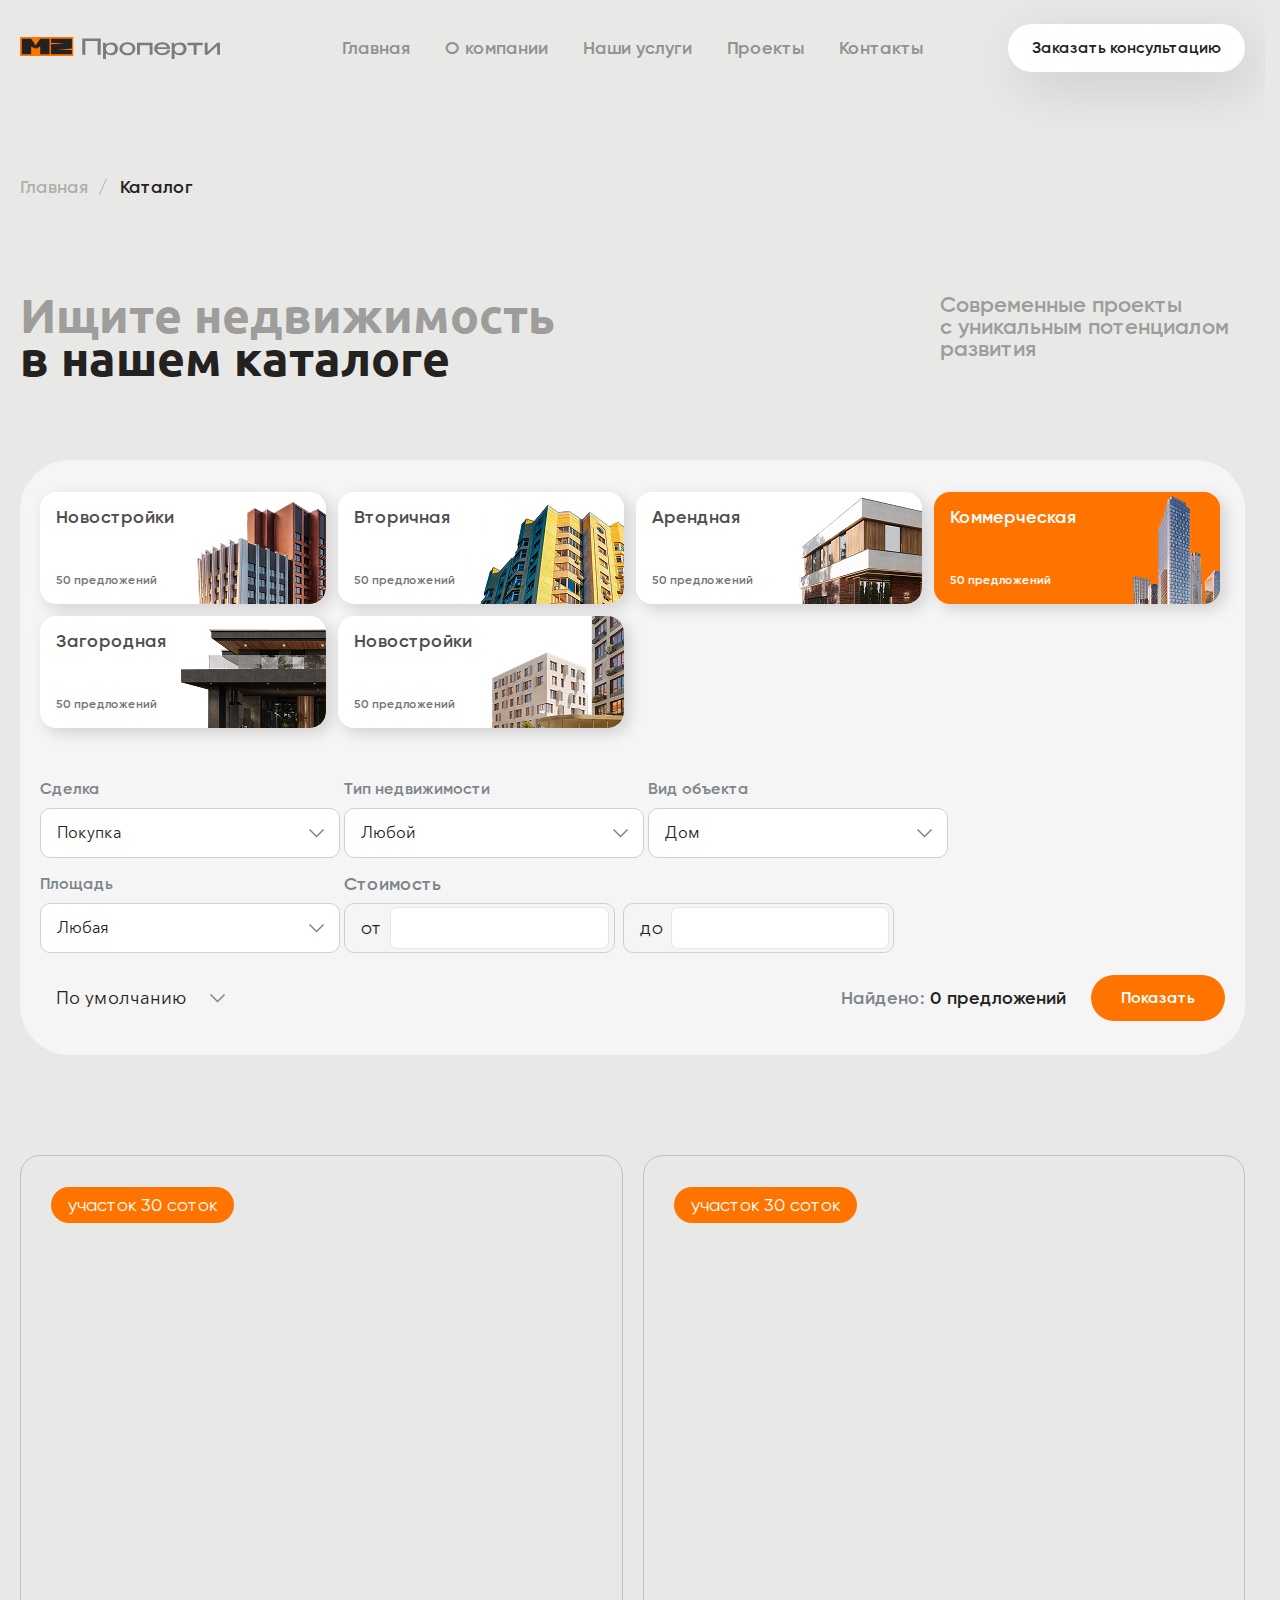
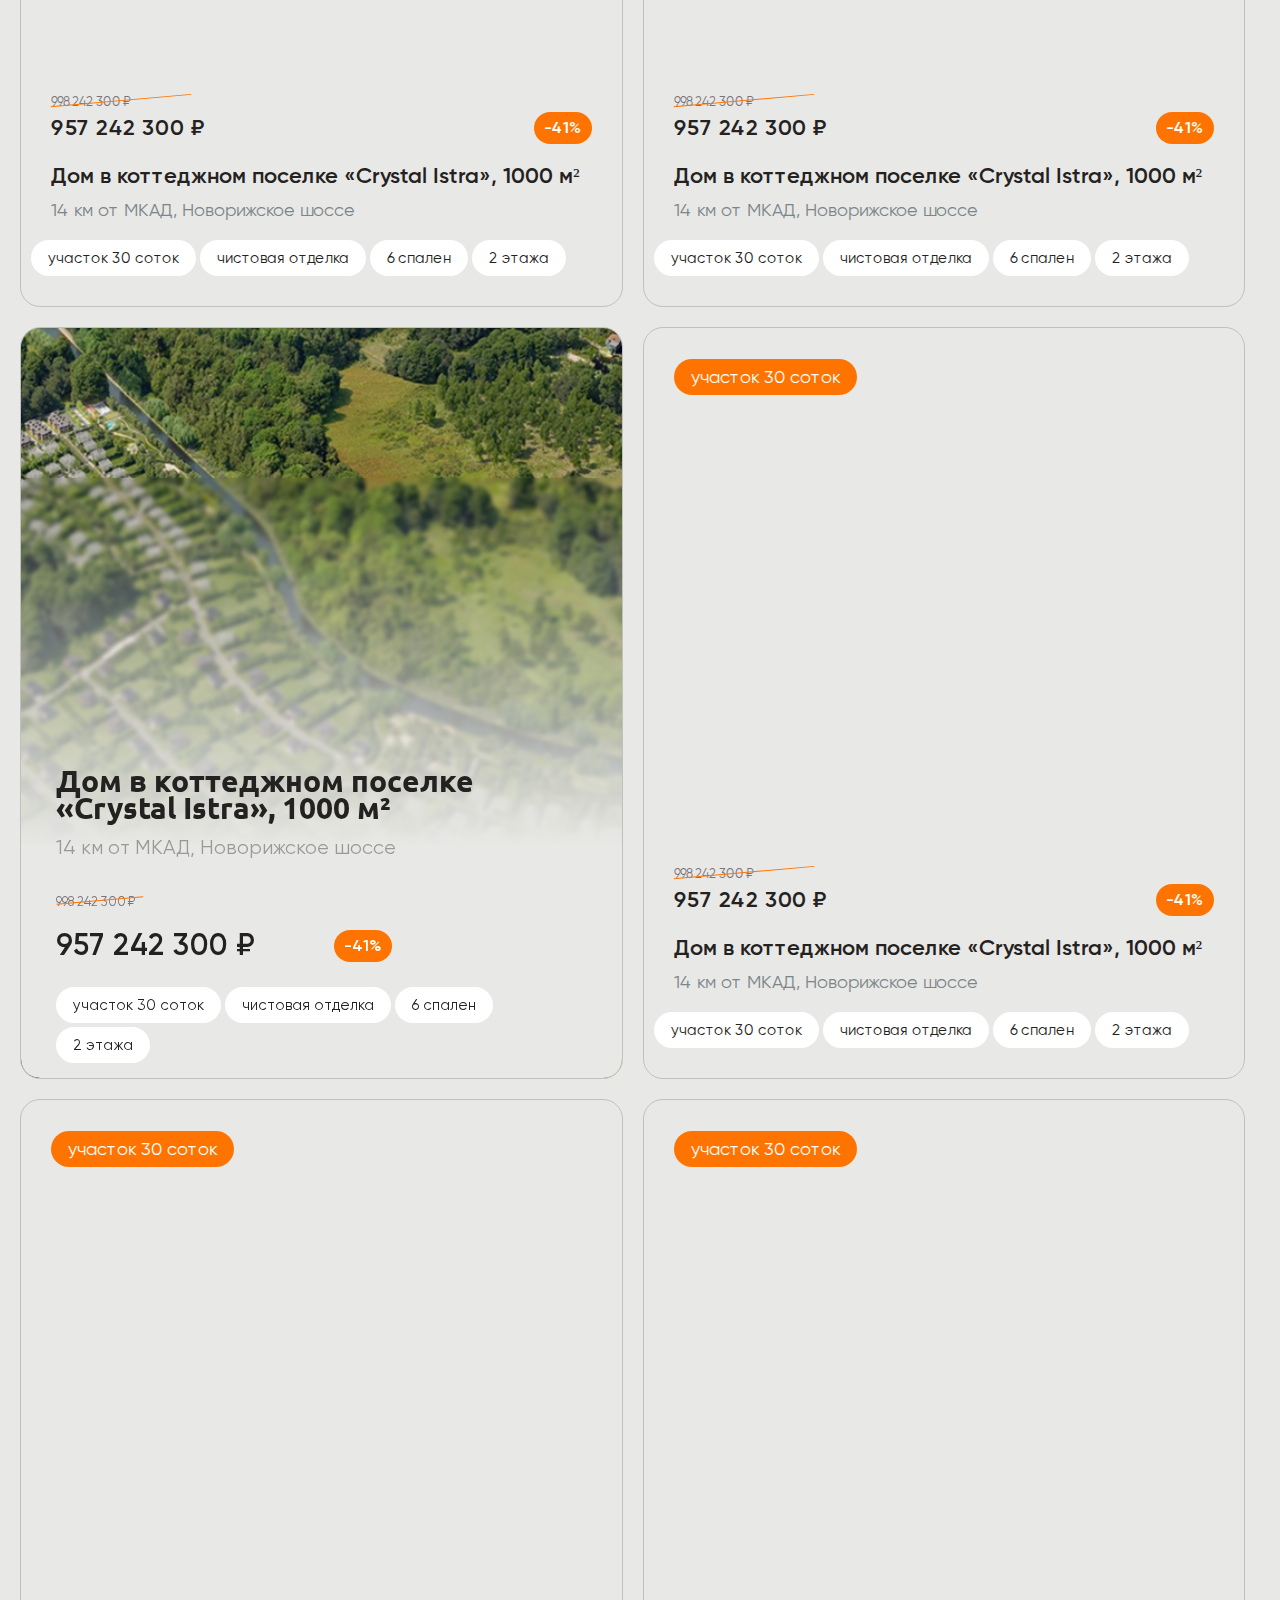
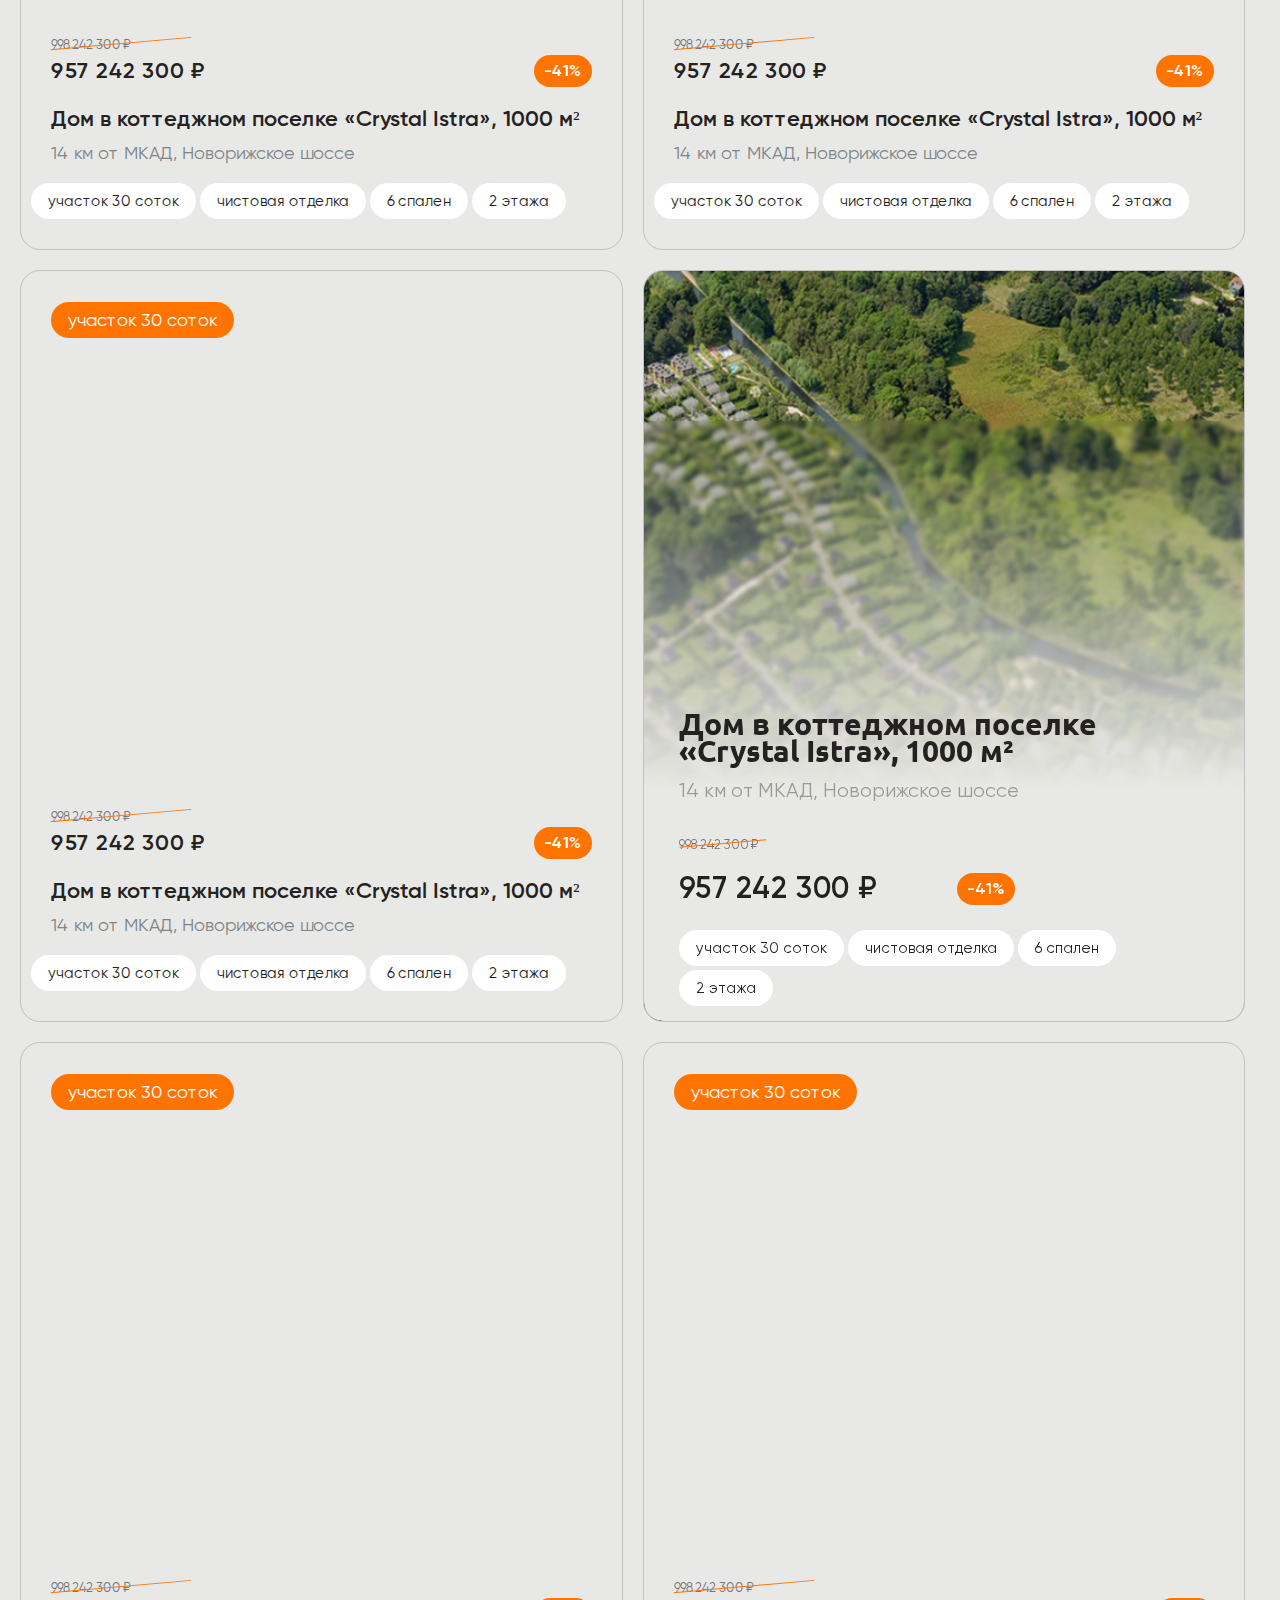
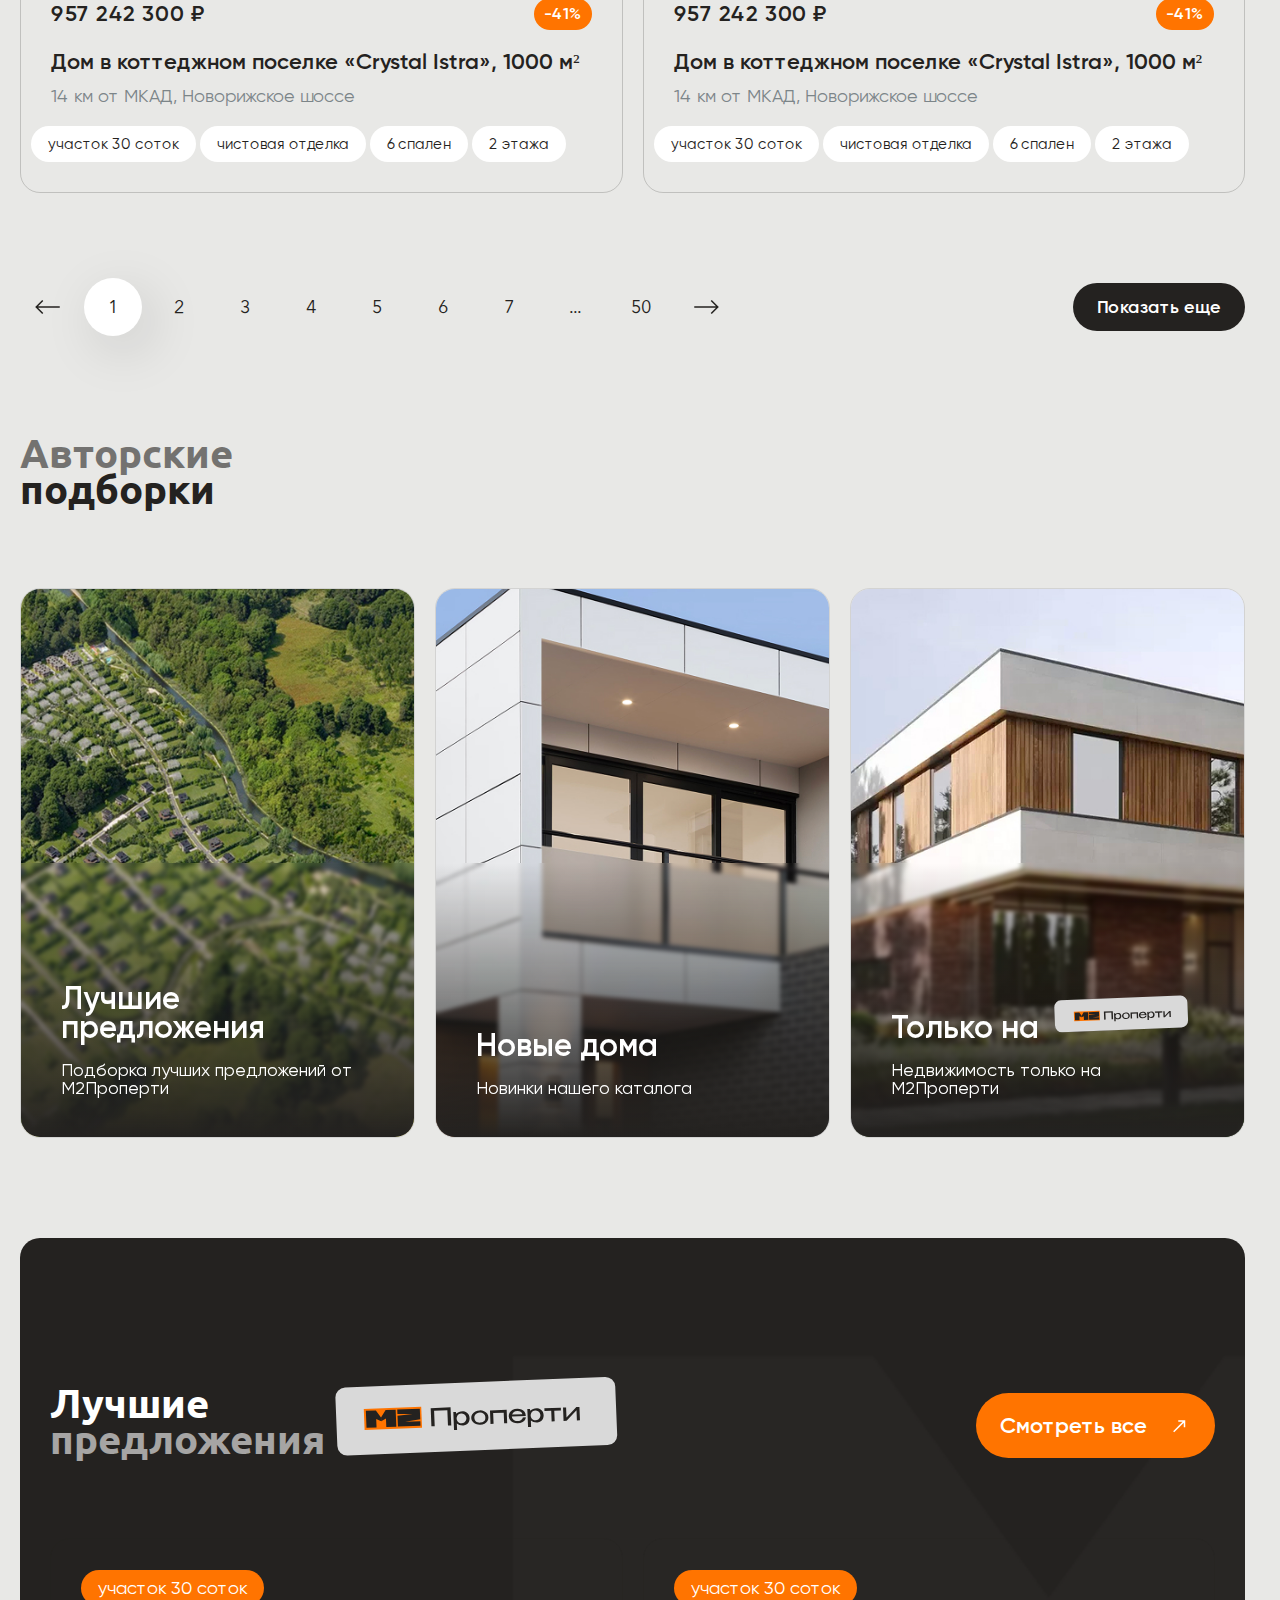
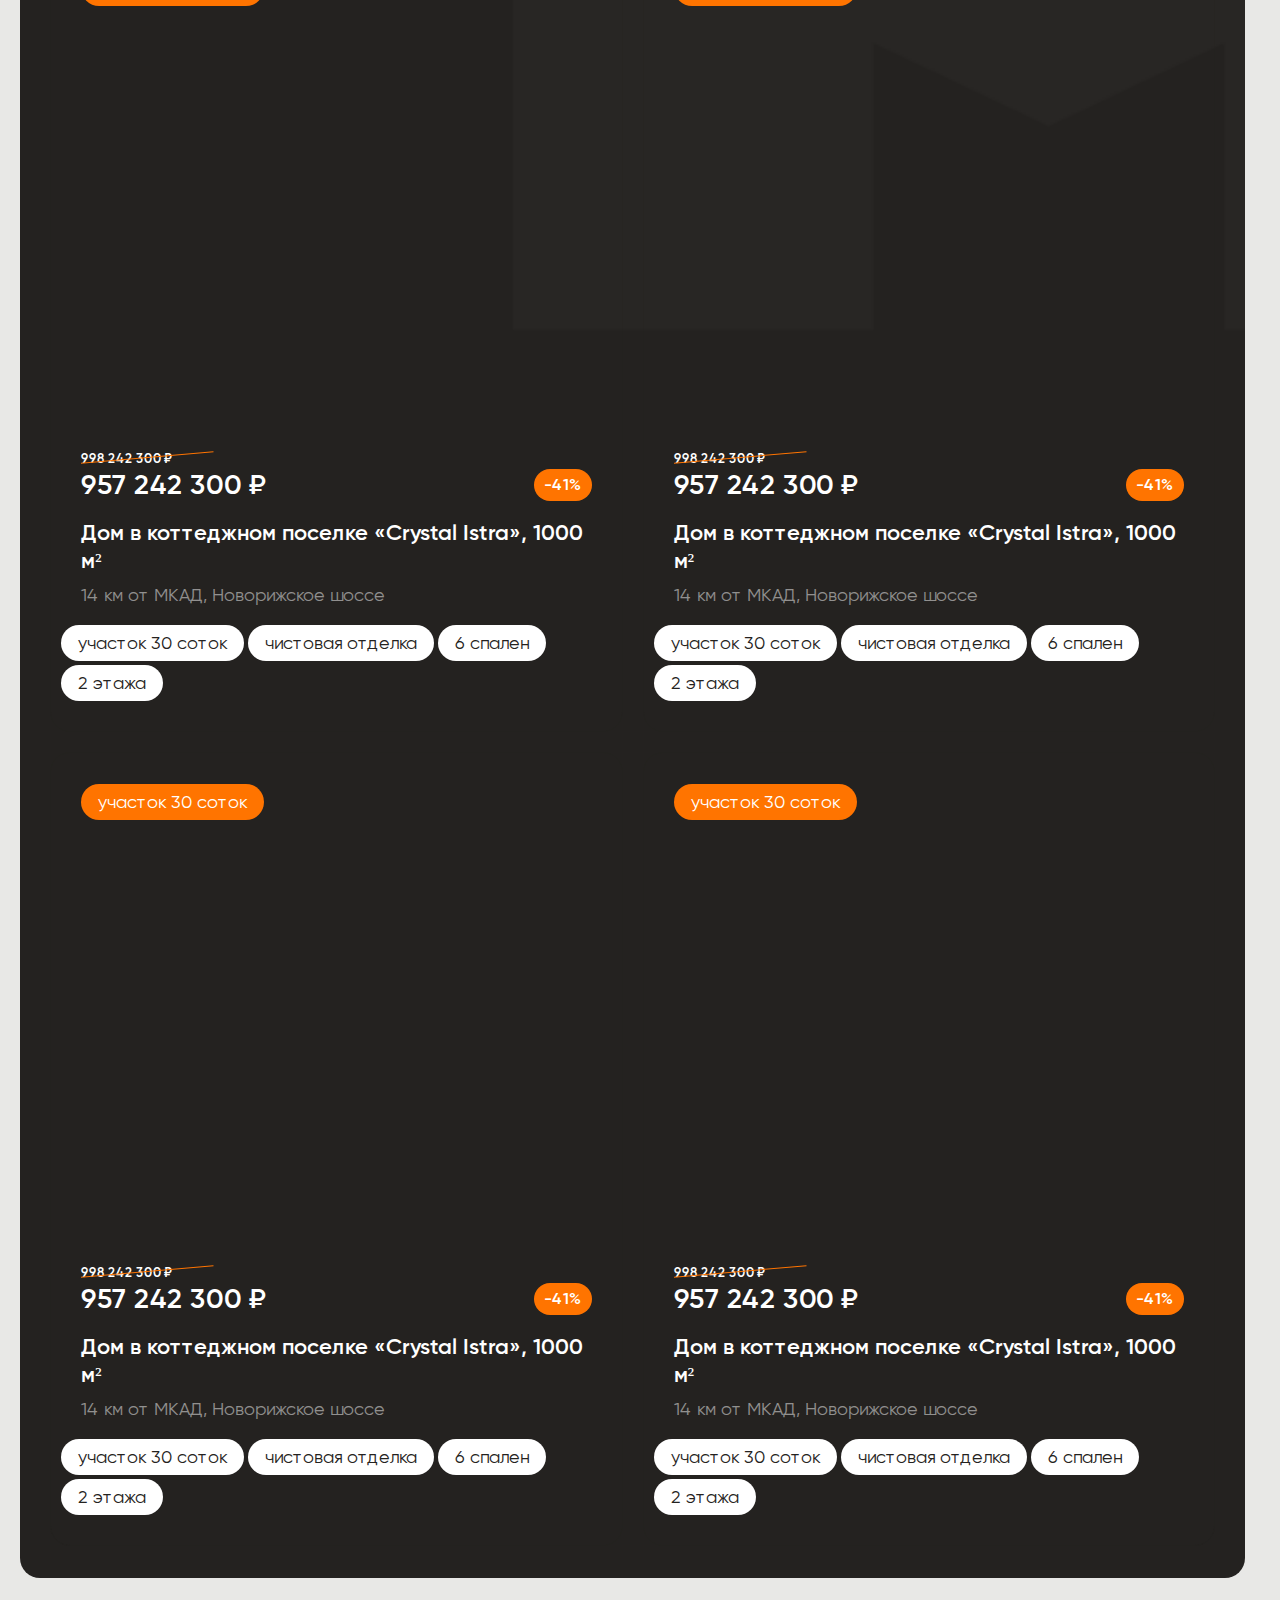
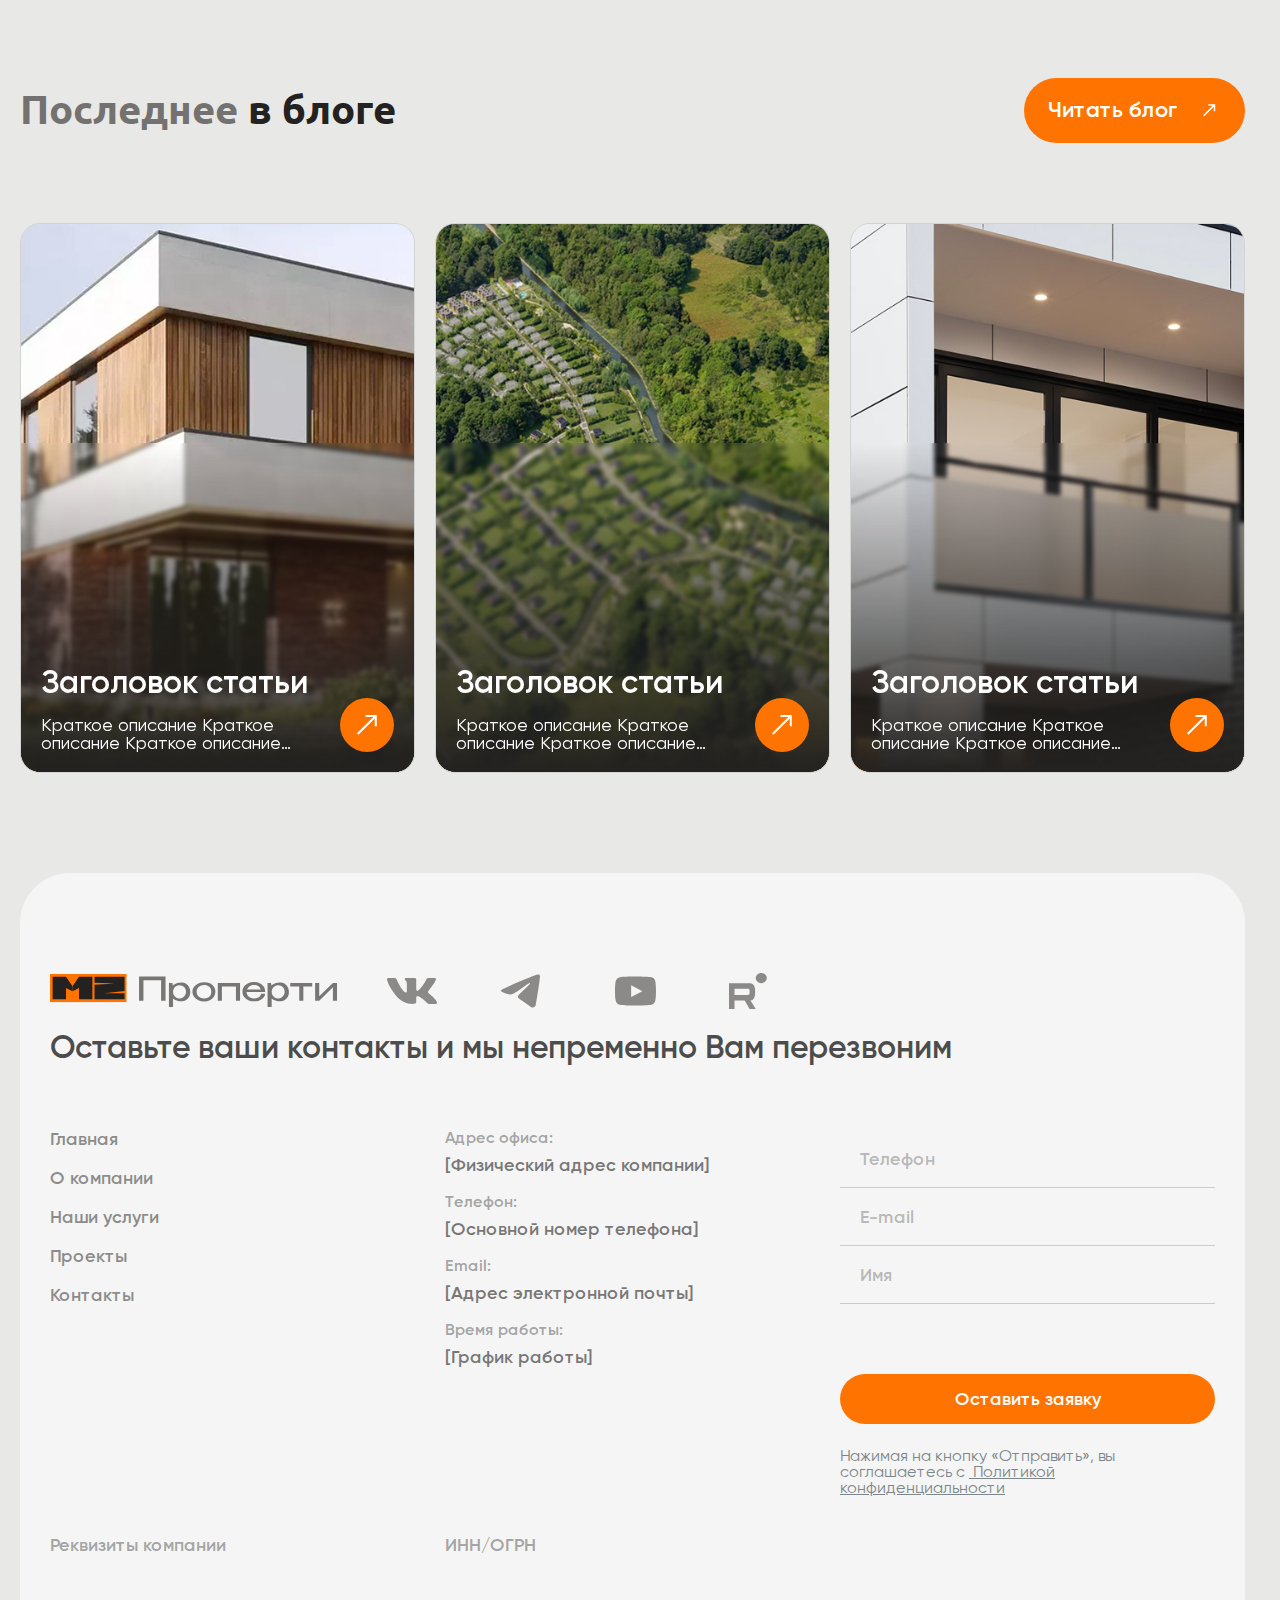
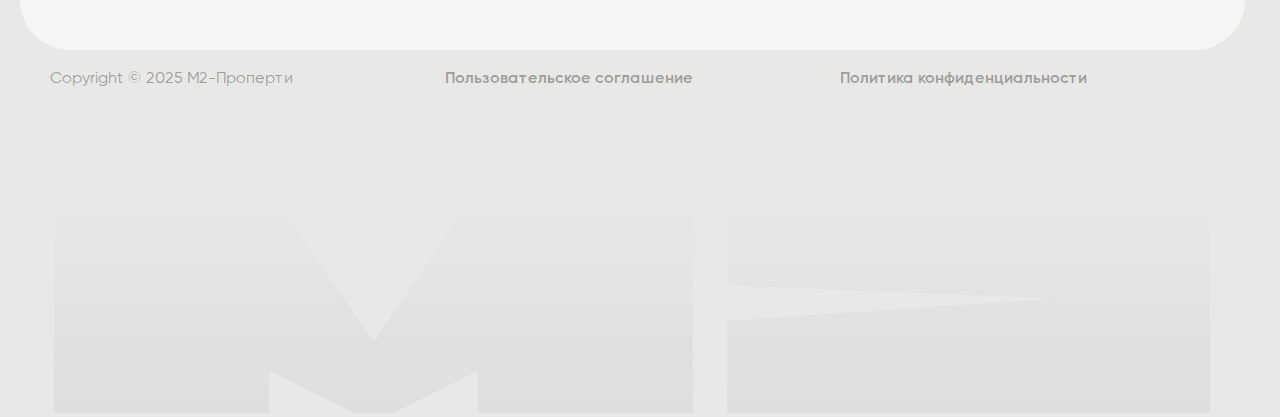
<file: catalog.html>
<!DOCTYPE html>
<html lang="ru">

<head>
  <meta charset="UTF-8">
  <meta name="viewport" content="width=device-width, initial-scale=1.0">
  <title>Catalog</title>
  <link rel="stylesheet" href="./assets/css/splide.min.css">
  <link rel="stylesheet" href="./assets/css/catalog.css">
  <link rel="stylesheet" href="./assets/css/main.css">
</head>

<body>
  <header>
    <div class="header-inner">
      <div class="container">
        <div class="header-navigation">
          <a href="javascript:void(0)" class="logo">
            <img src="./assets/img/logo.svg" alt="img">
          </a>
          <div class="nav-wrapper">
            <div class="nav-content">
              <div class="nav-content__head">
                <a href="javascript:void(0)" class="logo">
                  <img src="./assets/img/logo.svg" alt="img">
                </a>
                <button type="button" class="close-menu">
                  <svg width="16" height="16" viewBox="0 0 16 16" fill="none" xmlns="http://www.w3.org/2000/svg">
                    <rect y="14.1406" width="20" height="1.5" rx="0.75" transform="rotate(-45 0 14.1406)"
                      fill="#73716F" />
                    <rect x="1.06055" y="0.148438" width="20" height="1.5" rx="0.75"
                      transform="rotate(45 1.06055 0.148438)" fill="#73716F" />
                  </svg>
                </button>
              </div>
              <nav>
                <ul class="nav-menu">
                  <li>
                    <a href="javascript:void(0)">
                      Главная
                    </a>
                  </li>
                  <li>
                    <a href="javascript:void(0)">
                      О компании
                    </a>
                  </li>
                  <li>
                    <a href="javascript:void(0)">
                      Наши услуги
                    </a>
                  </li>
                  <li>
                    <a href="javascript:void(0)">
                      Проекты
                    </a>
                  </li>
                  <li>
                    <a href="javascript:void(0)">
                      Контакты
                    </a>
                  </li>
                </ul>
              </nav>
              <button type="button" class="consult">
                Заказать консультацию
              </button>
              <ul class="header-social">
                <li>
                  <a href="javascript:void(0)" target="_blank">
                    <svg width="50" height="26" viewBox="0 0 50 26" fill="none" xmlns="http://www.w3.org/2000/svg">
                      <path fill-rule="evenodd" clip-rule="evenodd"
                        d="M48.8234 1.80427C49.194 0.786526 48.8234 0.0462983 47.1818 0.0462983H41.7275C40.3508 0.0462983 39.7153 0.693929 39.3447 1.38799C39.3447 1.38799 36.538 7.30968 32.6195 11.1494C31.3486 12.2598 30.7661 12.6299 30.0778 12.6299C29.707 12.6299 29.2305 12.2598 29.2305 11.242V1.75797C29.2305 0.55517 28.8069 0 27.6418 0H19.0634C18.2161 0 17.6866 0.55517 17.6866 1.11034C17.6866 2.26698 19.6458 2.5445 19.8577 5.78292V12.8149C19.8577 14.3417 19.54 14.6192 18.8516 14.6192C16.9982 14.6192 12.4971 8.65123 9.79649 1.85057C9.26687 0.508872 8.7374 0 7.36065 0H1.85336C0.264782 0 0 0.647767 0 1.3417C0 2.5908 1.85336 8.88259 8.63141 17.21C13.1326 22.9003 19.54 25.9537 25.312 25.9537C28.8069 25.9537 29.2305 25.2598 29.2305 24.1033V19.8008C29.2305 18.4128 29.5482 18.1816 30.6603 18.1816C31.4545 18.1816 32.8843 18.5516 36.1144 21.2811C39.8212 24.5195 40.4566 26 42.5218 26H47.9761C49.5647 26 50.3061 25.3061 49.8825 23.9644C49.4059 22.6228 47.6055 20.6798 45.2755 18.3665C44.0045 17.0713 42.0982 15.6371 41.5157 14.943C40.7214 14.0179 40.9333 13.6478 41.5157 12.8149C41.4629 12.8149 48.1349 4.58012 48.8234 1.80427Z"
                        fill="#242220" />
                    </svg>
                  </a>
                </li>
                <li>
                  <a href="javascript:void(0)" target="_blank">
                    <svg width="39" height="33" viewBox="0 0 39 33" fill="none" xmlns="http://www.w3.org/2000/svg">
                      <path
                        d="M0.589035 15.3501C4.57883 13.1048 9.03254 11.2308 13.1939 9.34721C20.353 6.26208 27.5405 3.23041 34.8006 0.407959C36.2131 -0.0729589 38.7511 -0.54327 39 1.59543C38.8638 4.62274 38.3032 7.63233 37.9186 10.6419C36.9427 17.2603 35.8147 23.856 34.7147 30.4525C34.3357 32.6498 31.6415 33.7873 29.9177 32.3811C25.7748 29.5221 21.6001 26.6909 17.5102 23.7656C16.1704 22.3747 17.4128 20.3774 18.6093 19.3841C22.0215 15.9486 25.6402 13.0296 28.874 9.41652C29.7463 7.2643 27.1689 9.07813 26.3188 9.63387C21.6475 12.9227 17.0905 16.4123 12.1655 19.3028C9.64987 20.7176 6.7178 19.5085 4.20325 18.719C1.94864 17.7653 -1.35496 16.8043 0.589035 15.3501Z"
                        fill="#242220" />
                    </svg>
                  </a>
                </li>
                <li>
                  <a href="javascript:void(0)" target="_blank">
                    <svg width="41" height="29" viewBox="0 0 41 29" fill="none" xmlns="http://www.w3.org/2000/svg">
                      <g clip-path="url(#clip0_346_22037)">
                        <path
                          d="M40.487 23.224C40.0983 26.285 38.325 28.2049 35.1774 28.4885C31.5735 28.8131 23.7718 29 20.1531 29C12.7512 29 9.44345 28.8197 5.94313 28.4585C2.60742 28.1148 1.14718 26.6367 0.573221 23.5853C0.171231 21.447 0 19.4442 0 14.711C0 10.4593 0.201362 7.78531 0.512959 5.5356C0.941405 2.4461 3.0682 0.710087 6.18491 0.451408C9.8109 0.150225 17.0746 0 20.6661 0C24.1363 0 31.946 0.180271 35.4184 0.571589C38.5263 0.921869 40.0042 2.57727 40.487 5.62574C40.487 5.62574 41 8.96513 41 14.7411C41 18.0299 40.7589 21.0886 40.487 23.224ZM16.1406 8.75408V20.5068L27.3632 14.6905L16.1406 8.75408Z"
                          fill="#242220" />
                      </g>
                      <defs>
                        <clipPath id="clip0_346_22037">
                          <rect width="41" height="29" fill="white" transform="matrix(1 0 0 -1 0 29)" />
                        </clipPath>
                      </defs>
                    </svg>
                  </a>
                </li>
                <li>
                  <a href="javascript:void(0)" target="_blank">
                    <svg width="38" height="36" viewBox="0 0 38 36" fill="none" xmlns="http://www.w3.org/2000/svg">
                      <path
                        d="M18.5832 21.8992H5.53408V15.856H18.5832C19.3455 15.856 19.8755 16.0115 20.1414 16.283C20.4074 16.5546 20.5722 17.0582 20.5722 17.7938V19.9637C20.5722 20.7389 20.4074 21.2425 20.1414 21.514C19.8755 21.7855 19.3455 21.9015 18.5832 21.9015V21.8992ZM19.4785 10.1586H0V36.0024H5.53408V27.5943H15.7328L20.5722 36.0024H26.7692L21.4336 27.5549C23.4007 27.2137 24.2841 26.5082 25.0125 25.3455C25.741 24.1828 26.1063 22.3239 26.1063 19.8431V17.9052C26.1063 16.4339 25.9733 15.2712 25.741 14.38C25.5088 13.4888 25.1118 12.7137 24.548 12.0175C23.9526 11.3584 23.2896 10.8942 22.4936 10.5833C21.6977 10.3117 20.7032 10.1562 19.4785 10.1562V10.1586Z"
                        fill="#242220" />
                      <path
                        d="M32.308 10.1538C35.3669 10.1538 37.8465 7.88081 37.8465 5.07692C37.8465 2.27302 35.3669 0 32.308 0C29.2492 0 26.7695 2.27302 26.7695 5.07692C26.7695 7.88081 29.2492 10.1538 32.308 10.1538Z"
                        fill="#242220" />
                    </svg>
                  </a>
                </li>
              </ul>
            </div>
          </div>
          <button type="button" class="burger">
            <svg width="20" height="12" viewBox="0 0 20 12" fill="none" xmlns="http://www.w3.org/2000/svg">
              <rect width="20" height="1.5" rx="0.75" fill="#73716F" />
              <rect y="5" width="20" height="1.5" rx="0.75" fill="#73716F" />
              <rect y="10" width="20" height="1.5" rx="0.75" fill="#73716F" />
            </svg>
          </button>
        </div>
      </div>
    </div>
  </header>
  <main>
    <div class="container">
      <div class="breadcrumbs">
        <nav>
          <ul>
            <li>
              <a href="javascript:void(0)">
                Главная
              </a>

            </li>
            <li>
              <span>
                Каталог
              </span>
            </li>
          </ul>
        </nav>
      </div>
    </div>
    <section class="section catalog-mainscreen">
      <div class="container">
        <div class="catalog-mainscreen__head">
          <h1>
            Ищите недвижимость<br />
            <span>
              в нашем каталоге
            </span>
          </h1>
          <p>
            Современные проекты<br> с уникальным потенциалом<br> развития
          </p>
        </div>
        <div class="filters">
          <ul class="filters-cats">
            <li>
              <a href="javascript:void(0)">
                <div class="filters-cats__name">
                  Новостройки
                </div>
                <div class="filters-cats__count">
                  50 предложений
                </div>
                <img src="./assets/img/f1.png" alt="Новостройки">
              </a>
            </li>
            <li>
              <a href="javascript:void(0)">
                <div class="filters-cats__name">
                  Вторичная
                </div>
                <div class="filters-cats__count">
                  50 предложений
                </div>
                <img src="./assets/img/f2.png" alt="Вторичная">
              </a>
            </li>
            <li>
              <a href="javascript:void(0)">
                <div class="filters-cats__name">
                  Арендная
                </div>
                <div class="filters-cats__count">
                  50 предложений
                </div>
                <img src="./assets/img/f3.png" alt="Арендная">
              </a>
            </li>
            <li class="active">
              <a href="javascript:void(0)">
                <div class="filters-cats__name">
                  Коммерческая
                </div>
                <div class="filters-cats__count">
                  50 предложений
                </div>
                <img src="./assets/img/f4.png" alt="Коммерческая">
              </a>
            </li>
            <li>
              <a href="javascript:void(0)">
                <div class="filters-cats__name">
                  Загородная
                </div>
                <div class="filters-cats__count">
                  50 предложений
                </div>
                <img src="./assets/img/f5.png" alt="Загородная">
              </a>
            </li>
            <li>
              <a href="javascript:void(0)">
                <div class="filters-cats__name">
                  Новостройки
                </div>
                <div class="filters-cats__count">
                  50 предложений
                </div>
                <img src="./assets/img/f6.png" alt="Новостройки">
              </a>
            </li>
          </ul>
          <button type="button" class="filters-mobile__btn">
            <span>
              Все фильтры
            </span>
            <svg width="24" height="24" viewBox="0 0 24 24" fill="none" xmlns="http://www.w3.org/2000/svg">
              <path
                d="M15 14C16.3059 14 17.4141 14.8353 17.8262 16H20C20.5523 16 21 16.4477 21 17C21 17.5523 20.5523 18 20 18H17.8262C17.4141 19.1647 16.3059 20 15 20C13.6883 20 12.5756 19.1573 12.168 17.9844C12.1133 17.9936 12.0573 18 12 18H4C3.44772 18 3 17.5523 3 17C3 16.4477 3.44772 16 4 16H12C12.0573 16 12.1133 16.0054 12.168 16.0146C12.5759 14.8422 13.6886 14 15 14ZM15 16C14.4477 16 14 16.4477 14 17C14 17.5523 14.4477 18 15 18C15.5523 18 16 17.5523 16 17C16 16.4477 15.5523 16 15 16ZM10 4C11.3059 4 12.4141 4.83532 12.8262 6H20C20.5523 6 21 6.44772 21 7C21 7.55228 20.5523 8 20 8H12.8262C12.4141 9.16468 11.3059 10 10 10C8.69415 10 7.58594 9.16468 7.17383 8H4C3.44772 8 3 7.55228 3 7C3 6.44772 3.44772 6 4 6H7.17383C7.58594 4.83532 8.69415 4 10 4ZM10 6C9.44772 6 9 6.44772 9 7C9 7.55228 9.44772 8 10 8C10.5523 8 11 7.55228 11 7C11 6.44772 10.5523 6 10 6Z"
                fill="#242220" fill-opacity="0.5" />
            </svg>
          </button>
          <div class="filters-inner">
            <div class="filtes-selects">
              <div class="select-wrap">
                <div class="select-label">
                  Сделка
                </div>
                <div class="select" data-select="gesheft">
                  <div class="select__current" data-select-current>
                    <span class="select__value">Покупка</span>
                    <div class="select__arrow">
                      <svg width="16" height="9" viewBox="0 0 16 9" fill="none" xmlns="http://www.w3.org/2000/svg">
                        <path fill-rule="evenodd" clip-rule="evenodd"
                          d="M15.0607 1.06066L7.53033 8.59099L0 1.06066L1.06066 0L7.53033 6.46967L14 5.65597e-07L15.0607 1.06066Z"
                          fill="#7C8589" />
                      </svg>
                    </div>
                  </div>
                  <ul class="select__list bubbles" data-select-list>
                    <li data-select-item>
                      Аренда
                    </li>
                    <li data-select-item>
                      Покупка
                    </li>
                  </ul>
                </div>
              </div>
              <div class="select-wrap">
                <div class="select-label">
                  Тип недвижимости
                </div>
                <div class="select" data-select="rent">
                  <div class="select__current" data-select-current>
                    <span class="select__value">Любой</span>
                    <div class="select__arrow">
                      <svg width="16" height="9" viewBox="0 0 16 9" fill="none" xmlns="http://www.w3.org/2000/svg">
                        <path fill-rule="evenodd" clip-rule="evenodd"
                          d="M15.0607 1.06066L7.53033 8.59099L0 1.06066L1.06066 0L7.53033 6.46967L14 5.65597e-07L15.0607 1.06066Z"
                          fill="#7C8589" />
                      </svg>
                    </div>
                  </div>
                  <ul class="select__list bubbles" data-select-list>
                    <li data-select-item>
                      участок 30 соток
                    </li>
                    <li data-select-item>
                      чистовая отделка
                    </li>
                    <li data-select-item>
                      6 спален
                    </li>
                    <li data-select-item>
                      2 этажа
                    </li>
                  </ul>
                </div>
              </div>
              <div class="select-wrap">
                <div class="select-label">
                  Вид объекта
                </div>
                <div class="select" data-select="object">
                  <div class="select__current" data-select-current>
                    <span class="select__value">Дом</span>
                    <div class="select__arrow">
                      <svg width="16" height="9" viewBox="0 0 16 9" fill="none" xmlns="http://www.w3.org/2000/svg">
                        <path fill-rule="evenodd" clip-rule="evenodd"
                          d="M15.0607 1.06066L7.53033 8.59099L0 1.06066L1.06066 0L7.53033 6.46967L14 5.65597e-07L15.0607 1.06066Z"
                          fill="#7C8589" />
                      </svg>
                    </div>
                  </div>
                  <ul class="select__list" data-select-list>
                    <li data-select-item>
                      Офисные здания и бизнес-центры
                    </li>
                    <li data-select-item>
                      Торговые помещения (магазины, ТЦ)
                    </li>
                    <li data-select-item>
                      Складские комплексы
                    </li>
                    <li data-select-item>
                      Производственные помещения
                    </li>
                    <li data-select-item>
                      Гостиничные объекты
                    </li>
                    <li data-select-item>
                      Рестораны и кафе
                    </li>
                  </ul>
                </div>
              </div>
              <div class="select-wrap">
                <div class="select-label">
                  Площадь
                </div>
                <div class="select" data-select="square">
                  <div class="select__current" data-select-current>
                    <span class="select__value">Любая</span>
                    <div class="select__arrow">
                      <svg width="16" height="9" viewBox="0 0 16 9" fill="none" xmlns="http://www.w3.org/2000/svg">
                        <path fill-rule="evenodd" clip-rule="evenodd"
                          d="M15.0607 1.06066L7.53033 8.59099L0 1.06066L1.06066 0L7.53033 6.46967L14 5.65597e-07L15.0607 1.06066Z"
                          fill="#7C8589" />
                      </svg>
                    </div>
                  </div>
                  <ul class="select__list" data-select-list>
                    <li data-select-item>
                      10 - 20 м2
                    </li>
                    <li data-select-item>
                      20 - 40 м2
                    </li>
                    <li data-select-item>
                      40 - 60 м2
                    </li>
                    <li data-select-item>
                      60 - 80 м2
                    </li>
                    <li data-select-item>
                      80 - 120 м2
                    </li>
                    <li data-select-item>
                      120 - 200 м2
                    </li>
                    <li data-select-item>
                      200 - 500 м2
                    </li>
                    <li data-select-item>
                      500 - 1200 м2
                    </li>
                    <li data-select-item>
                      от 1200 м2
                    </li>
                  </ul>
                </div>
              </div>
              <div class="price-range">
                <div class="price-rabge__item-label">
                  Стоимость
                </div>
                <div class="price-range__items">
                  <div class="price-range__item">
                    <div class="price-range__input-wrap">
                      <span>
                        от
                      </span>
                      <div class="price-range__input">
                        <input type="number" name="from" id="from">
                      </div>
                    </div>
                  </div>
                  <div class="price-range__item">
                    <div class="price-range__input-wrap">
                      <span>
                        до
                      </span>
                      <div class="price-range__input">
                        <input type="number" name="to" id="to">
                      </div>
                    </div>
                  </div>
                </div>
              </div>
            </div>
            <div class="filters-bottom">
              <div class="filters-sort">
                <div class="select-wrap">
                  <div class="select" data-select="sort">
                    <div class="select__current" data-select-current>
                      <span class="select__value">По умолчанию</span>
                      <div class="select__arrow">
                        <svg width="16" height="9" viewBox="0 0 16 9" fill="none" xmlns="http://www.w3.org/2000/svg">
                          <path fill-rule="evenodd" clip-rule="evenodd"
                            d="M15.0607 1.06066L7.53033 8.59099L0 1.06066L1.06066 0L7.53033 6.46967L14 5.65597e-07L15.0607 1.06066Z"
                            fill="#7C8589" />
                        </svg>
                      </div>
                    </div>
                    <ul class="select__list sort-list" data-select-list>
                      <li data-select-item>
                        <label class="custom-radio">
                          <input type="radio" name="sort" />
                          <span class="custom-radio__mark"></span>
                          <span class="custom-radio__text">Сначала дорогие</span>
                        </label>
                      </li>

                      <li data-select-item>
                        <label class="custom-radio">
                          <input type="radio" name="sort" />
                          <span class="custom-radio__mark"></span>
                          <span class="custom-radio__text">Сначала дешёвые</span>
                        </label>
                      </li>

                      <li data-select-item>
                        <label class="custom-radio">
                          <input type="radio" name="sort" />
                          <span class="custom-radio__mark"></span>
                          <span class="custom-radio__text">Сначала маленькие</span>
                        </label>
                      </li>

                      <li data-select-item>
                        <label class="custom-radio">
                          <input type="radio" name="sort" />
                          <span class="custom-radio__mark"></span>
                          <span class="custom-radio__text">Сначала большие</span>
                        </label>
                      </li>
                    </ul>
                  </div>
                </div>
              </div>
              <div class="filters-right">
                <div class="filters-result">
                  Найдено: <span>0 предложений</span>
                </div>
                <button class="filters-apply">
                  Показать
                </button>
              </div>
            </div>
          </div>
        </div>
      </div>
    </section>
    <section class="section">
      <div class="container">
        <ul class="catalog-items">
          <li class="catalog-item">
            <a href="javascript:void(0)">
              <div class="catalog-item__image">
                <div class="splide catalog-images__slider">
                  <div class="splide__track">
                    <ul class="splide__list">
                      <li class="splide__slide">
                        <img src="./assets/img/ct.jpg" alt="Дом в коттеджном поселке «Crystal Istra», 1000 м²">
                      </li>
                      <li class="splide__slide">
                        <img src="./assets/img/ct.jpg" alt="Дом в коттеджном поселке «Crystal Istra», 1000 м²">
                      </li>
                      <li class="splide__slide">
                        <img src="./assets/img/ct.jpg" alt="Дом в коттеджном поселке «Crystal Istra», 1000 м²">
                      </li>
                      <li class="splide__slide">
                        <img src="./assets/img/ct.jpg" alt="Дом в коттеджном поселке «Crystal Istra», 1000 м²">
                      </li>
                    </ul>
                  </div>
                </div>
                <div class="catalog-item__tag">
                  участок 30 соток
                </div>
              </div>
              <div class="catalog-item__body">
                <div class="catalog-item__prices">
                  <div class="catalog-item__price">
                    957 242 300 ₽
                  </div>
                  <div class="catalog-item__old-price">
                    998 242 300 ₽
                  </div>
                  <div class="catalog-item__sale">
                    -41%
                  </div>
                </div>
                <div class="catalog-item__info">
                  <div class="catalog-item__name">
                    Дом в коттеджном поселке «Crystal Istra», 1000 м²
                  </div>
                  <div class="catalog-item__location">
                    14 км от МКАД, Новорижское шоссе
                  </div>
                </div>
                <div class="fake-product-btn">
                  <span>
                    Подробнее
                  </span>
                  <svg width="10" height="10" viewBox="0 0 10 10" fill="none" xmlns="http://www.w3.org/2000/svg">
                    <path d="M4.63644 0.5L9.13535 0.500399V4.99951M8.80502 0.830389L0.707031 8.92838" stroke="white"
                      stroke-miterlimit="16" stroke-linecap="square" />
                  </svg>
                </div>
              </div>
              <ul class="catalog-item__filters">
                <li class="catalog-item__filter">
                  участок 30 соток
                </li>
                <li class="catalog-item__filter">
                  чистовая отделка
                </li>
                <li class="catalog-item__filter">
                  6 спален
                </li>
                <li class="catalog-item__filter">
                  2 этажа
                </li>
              </ul>
            </a>
          </li>
          <li class="catalog-item">
            <a href="javascript:void(0)">
              <div class="catalog-item__image">
                <div class="splide catalog-images__slider">
                  <div class="splide__track">
                    <ul class="splide__list">
                      <li class="splide__slide">
                        <img src="./assets/img/ct.jpg" alt="Дом в коттеджном поселке «Crystal Istra», 1000 м²">
                      </li>
                      <li class="splide__slide">
                        <img src="./assets/img/ct.jpg" alt="Дом в коттеджном поселке «Crystal Istra», 1000 м²">
                      </li>
                      <li class="splide__slide">
                        <img src="./assets/img/ct.jpg" alt="Дом в коттеджном поселке «Crystal Istra», 1000 м²">
                      </li>
                      <li class="splide__slide">
                        <img src="./assets/img/ct.jpg" alt="Дом в коттеджном поселке «Crystal Istra», 1000 м²">
                      </li>
                    </ul>
                  </div>
                </div>
                <div class="catalog-item__tag">
                  участок 30 соток
                </div>
              </div>
              <div class="catalog-item__body">
                <div class="catalog-item__prices">
                  <div class="catalog-item__price">
                    957 242 300 ₽
                  </div>
                  <div class="catalog-item__old-price">
                    998 242 300 ₽
                  </div>
                  <div class="catalog-item__sale">
                    -41%
                  </div>
                </div>
                <div class="catalog-item__info">
                  <div class="catalog-item__name">
                    Дом в коттеджном поселке «Crystal Istra», 1000 м²
                  </div>
                  <div class="catalog-item__location">
                    14 км от МКАД, Новорижское шоссе
                  </div>
                </div>
                <div class="fake-product-btn">
                  <span>
                    Подробнее
                  </span>
                  <svg width="10" height="10" viewBox="0 0 10 10" fill="none" xmlns="http://www.w3.org/2000/svg">
                    <path d="M4.63644 0.5L9.13535 0.500399V4.99951M8.80502 0.830389L0.707031 8.92838" stroke="white"
                      stroke-miterlimit="16" stroke-linecap="square" />
                  </svg>
                </div>
              </div>
              <ul class="catalog-item__filters">
                <li class="catalog-item__filter">
                  участок 30 соток
                </li>
                <li class="catalog-item__filter">
                  чистовая отделка
                </li>
                <li class="catalog-item__filter">
                  6 спален
                </li>
                <li class="catalog-item__filter">
                  2 этажа
                </li>
              </ul>
            </a>
          </li>
          <li class="catalog-item large">
            <a href="javascript:void(0)">
              <div class="blur"></div>
              <div class="catalog-item__image">
                <img src="./assets/img/ct2.jpg" alt="Дом в коттеджном поселке «Crystal Istra», 1000 м²">
                <div class="catalog-item__tag">
                  участок 30 соток
                </div>
              </div>
              <div class="catalog-item__body">
                <div class="catalog-item__prices">
                  <div class="catalog-item__price">
                    957 242 300 ₽
                  </div>
                  <div class="catalog-item__old-price">
                    998 242 300 ₽
                  </div>
                  <div class="catalog-item__sale">
                    -41%
                  </div>
                </div>
                <div class="catalog-item__info">
                  <div class="catalog-item__name">
                    Дом в коттеджном поселке «Crystal Istra», 1000 м²
                  </div>
                  <div class="catalog-item__location">
                    14 км от МКАД, Новорижское шоссе
                  </div>
                </div>
              </div>
              <ul class="catalog-item__filters">
                <li class="catalog-item__filter">
                  участок 30 соток
                </li>
                <li class="catalog-item__filter">
                  чистовая отделка
                </li>
                <li class="catalog-item__filter">
                  6 спален
                </li>
                <li class="catalog-item__filter">
                  2 этажа
                </li>
              </ul>
            </a>
          </li>
          <li class="catalog-item">
            <a href="javascript:void(0)">
              <div class="catalog-item__image">
                <div class="splide catalog-images__slider">
                  <div class="splide__track">
                    <ul class="splide__list">
                      <li class="splide__slide">
                        <img src="./assets/img/ct.jpg" alt="Дом в коттеджном поселке «Crystal Istra», 1000 м²">
                      </li>
                      <li class="splide__slide">
                        <img src="./assets/img/ct.jpg" alt="Дом в коттеджном поселке «Crystal Istra», 1000 м²">
                      </li>
                      <li class="splide__slide">
                        <img src="./assets/img/ct.jpg" alt="Дом в коттеджном поселке «Crystal Istra», 1000 м²">
                      </li>
                      <li class="splide__slide">
                        <img src="./assets/img/ct.jpg" alt="Дом в коттеджном поселке «Crystal Istra», 1000 м²">
                      </li>
                    </ul>
                  </div>
                </div>
                <div class="catalog-item__tag">
                  участок 30 соток
                </div>
              </div>
              <div class="catalog-item__body">
                <div class="catalog-item__prices">
                  <div class="catalog-item__price">
                    957 242 300 ₽
                  </div>
                  <div class="catalog-item__old-price">
                    998 242 300 ₽
                  </div>
                  <div class="catalog-item__sale">
                    -41%
                  </div>
                </div>
                <div class="catalog-item__info">
                  <div class="catalog-item__name">
                    Дом в коттеджном поселке «Crystal Istra», 1000 м²
                  </div>
                  <div class="catalog-item__location">
                    14 км от МКАД, Новорижское шоссе
                  </div>
                </div>
                <div class="fake-product-btn">
                  <span>
                    Подробнее
                  </span>
                  <svg width="10" height="10" viewBox="0 0 10 10" fill="none" xmlns="http://www.w3.org/2000/svg">
                    <path d="M4.63644 0.5L9.13535 0.500399V4.99951M8.80502 0.830389L0.707031 8.92838" stroke="white"
                      stroke-miterlimit="16" stroke-linecap="square" />
                  </svg>
                </div>
              </div>
              <ul class="catalog-item__filters">
                <li class="catalog-item__filter">
                  участок 30 соток
                </li>
                <li class="catalog-item__filter">
                  чистовая отделка
                </li>
                <li class="catalog-item__filter">
                  6 спален
                </li>
                <li class="catalog-item__filter">
                  2 этажа
                </li>
              </ul>
            </a>
          </li>
          <li class="catalog-item">
            <a href="javascript:void(0)">
              <div class="catalog-item__image">
                <div class="splide catalog-images__slider">
                  <div class="splide__track">
                    <ul class="splide__list">
                      <li class="splide__slide">
                        <img src="./assets/img/ct.jpg" alt="Дом в коттеджном поселке «Crystal Istra», 1000 м²">
                      </li>
                      <li class="splide__slide">
                        <img src="./assets/img/ct.jpg" alt="Дом в коттеджном поселке «Crystal Istra», 1000 м²">
                      </li>
                      <li class="splide__slide">
                        <img src="./assets/img/ct.jpg" alt="Дом в коттеджном поселке «Crystal Istra», 1000 м²">
                      </li>
                      <li class="splide__slide">
                        <img src="./assets/img/ct.jpg" alt="Дом в коттеджном поселке «Crystal Istra», 1000 м²">
                      </li>
                    </ul>
                  </div>
                </div>
                <div class="catalog-item__tag">
                  участок 30 соток
                </div>
              </div>
              <div class="catalog-item__body">
                <div class="catalog-item__prices">
                  <div class="catalog-item__price">
                    957 242 300 ₽
                  </div>
                  <div class="catalog-item__old-price">
                    998 242 300 ₽
                  </div>
                  <div class="catalog-item__sale">
                    -41%
                  </div>
                </div>
                <div class="catalog-item__info">
                  <div class="catalog-item__name">
                    Дом в коттеджном поселке «Crystal Istra», 1000 м²
                  </div>
                  <div class="catalog-item__location">
                    14 км от МКАД, Новорижское шоссе
                  </div>
                </div>
                <div class="fake-product-btn">
                  <span>
                    Подробнее
                  </span>
                  <svg width="10" height="10" viewBox="0 0 10 10" fill="none" xmlns="http://www.w3.org/2000/svg">
                    <path d="M4.63644 0.5L9.13535 0.500399V4.99951M8.80502 0.830389L0.707031 8.92838" stroke="white"
                      stroke-miterlimit="16" stroke-linecap="square" />
                  </svg>
                </div>
              </div>
              <ul class="catalog-item__filters">
                <li class="catalog-item__filter">
                  участок 30 соток
                </li>
                <li class="catalog-item__filter">
                  чистовая отделка
                </li>
                <li class="catalog-item__filter">
                  6 спален
                </li>
                <li class="catalog-item__filter">
                  2 этажа
                </li>
              </ul>
            </a>
          </li>
          <li class="catalog-item">
            <a href="javascript:void(0)">
              <div class="catalog-item__image">
                <div class="splide catalog-images__slider">
                  <div class="splide__track">
                    <ul class="splide__list">
                      <li class="splide__slide">
                        <img src="./assets/img/ct.jpg" alt="Дом в коттеджном поселке «Crystal Istra», 1000 м²">
                      </li>
                      <li class="splide__slide">
                        <img src="./assets/img/ct.jpg" alt="Дом в коттеджном поселке «Crystal Istra», 1000 м²">
                      </li>
                      <li class="splide__slide">
                        <img src="./assets/img/ct.jpg" alt="Дом в коттеджном поселке «Crystal Istra», 1000 м²">
                      </li>
                      <li class="splide__slide">
                        <img src="./assets/img/ct.jpg" alt="Дом в коттеджном поселке «Crystal Istra», 1000 м²">
                      </li>
                    </ul>
                  </div>
                </div>
                <div class="catalog-item__tag">
                  участок 30 соток
                </div>
              </div>
              <div class="catalog-item__body">
                <div class="catalog-item__prices">
                  <div class="catalog-item__price">
                    957 242 300 ₽
                  </div>
                  <div class="catalog-item__old-price">
                    998 242 300 ₽
                  </div>
                  <div class="catalog-item__sale">
                    -41%
                  </div>
                </div>
                <div class="catalog-item__info">
                  <div class="catalog-item__name">
                    Дом в коттеджном поселке «Crystal Istra», 1000 м²
                  </div>
                  <div class="catalog-item__location">
                    14 км от МКАД, Новорижское шоссе
                  </div>
                </div>
                <div class="fake-product-btn">
                  <span>
                    Подробнее
                  </span>
                  <svg width="10" height="10" viewBox="0 0 10 10" fill="none" xmlns="http://www.w3.org/2000/svg">
                    <path d="M4.63644 0.5L9.13535 0.500399V4.99951M8.80502 0.830389L0.707031 8.92838" stroke="white"
                      stroke-miterlimit="16" stroke-linecap="square" />
                  </svg>
                </div>
              </div>
              <ul class="catalog-item__filters">
                <li class="catalog-item__filter">
                  участок 30 соток
                </li>
                <li class="catalog-item__filter">
                  чистовая отделка
                </li>
                <li class="catalog-item__filter">
                  6 спален
                </li>
                <li class="catalog-item__filter">
                  2 этажа
                </li>
              </ul>
            </a>
          </li>
          <li class="catalog-item">
            <a href="javascript:void(0)">
              <div class="catalog-item__image">
                <div class="splide catalog-images__slider">
                  <div class="splide__track">
                    <ul class="splide__list">
                      <li class="splide__slide">
                        <img src="./assets/img/ct.jpg" alt="Дом в коттеджном поселке «Crystal Istra», 1000 м²">
                      </li>
                      <li class="splide__slide">
                        <img src="./assets/img/ct.jpg" alt="Дом в коттеджном поселке «Crystal Istra», 1000 м²">
                      </li>
                      <li class="splide__slide">
                        <img src="./assets/img/ct.jpg" alt="Дом в коттеджном поселке «Crystal Istra», 1000 м²">
                      </li>
                      <li class="splide__slide">
                        <img src="./assets/img/ct.jpg" alt="Дом в коттеджном поселке «Crystal Istra», 1000 м²">
                      </li>
                    </ul>
                  </div>
                </div>
                <div class="catalog-item__tag">
                  участок 30 соток
                </div>
              </div>
              <div class="catalog-item__body">
                <div class="catalog-item__prices">
                  <div class="catalog-item__price">
                    957 242 300 ₽
                  </div>
                  <div class="catalog-item__old-price">
                    998 242 300 ₽
                  </div>
                  <div class="catalog-item__sale">
                    -41%
                  </div>
                </div>
                <div class="catalog-item__info">
                  <div class="catalog-item__name">
                    Дом в коттеджном поселке «Crystal Istra», 1000 м²
                  </div>
                  <div class="catalog-item__location">
                    14 км от МКАД, Новорижское шоссе
                  </div>
                </div>
                <div class="fake-product-btn">
                  <span>
                    Подробнее
                  </span>
                  <svg width="10" height="10" viewBox="0 0 10 10" fill="none" xmlns="http://www.w3.org/2000/svg">
                    <path d="M4.63644 0.5L9.13535 0.500399V4.99951M8.80502 0.830389L0.707031 8.92838" stroke="white"
                      stroke-miterlimit="16" stroke-linecap="square" />
                  </svg>
                </div>
              </div>
              <ul class="catalog-item__filters">
                <li class="catalog-item__filter">
                  участок 30 соток
                </li>
                <li class="catalog-item__filter">
                  чистовая отделка
                </li>
                <li class="catalog-item__filter">
                  6 спален
                </li>
                <li class="catalog-item__filter">
                  2 этажа
                </li>
              </ul>
            </a>
          </li>
          <li class="catalog-item large">
            <a href="javascript:void(0)">
              <div class="blur"></div>
              <div class="catalog-item__image">
                <img src="./assets/img/ct2.jpg" alt="Дом в коттеджном поселке «Crystal Istra», 1000 м²">
                <div class="catalog-item__tag">
                  участок 30 соток
                </div>
              </div>
              <div class="catalog-item__body">
                <div class="catalog-item__prices">
                  <div class="catalog-item__price">
                    957 242 300 ₽
                  </div>
                  <div class="catalog-item__old-price">
                    998 242 300 ₽
                  </div>
                  <div class="catalog-item__sale">
                    -41%
                  </div>
                </div>
                <div class="catalog-item__info">
                  <div class="catalog-item__name">
                    Дом в коттеджном поселке «Crystal Istra», 1000 м²
                  </div>
                  <div class="catalog-item__location">
                    14 км от МКАД, Новорижское шоссе
                  </div>
                </div>
              </div>
              <ul class="catalog-item__filters">
                <li class="catalog-item__filter">
                  участок 30 соток
                </li>
                <li class="catalog-item__filter">
                  чистовая отделка
                </li>
                <li class="catalog-item__filter">
                  6 спален
                </li>
                <li class="catalog-item__filter">
                  2 этажа
                </li>
              </ul>
            </a>
          </li>
          <li class="catalog-item">
            <a href="javascript:void(0)">
              <div class="catalog-item__image">
                <div class="splide catalog-images__slider">
                  <div class="splide__track">
                    <ul class="splide__list">
                      <li class="splide__slide">
                        <img src="./assets/img/ct.jpg" alt="Дом в коттеджном поселке «Crystal Istra», 1000 м²">
                      </li>
                      <li class="splide__slide">
                        <img src="./assets/img/ct.jpg" alt="Дом в коттеджном поселке «Crystal Istra», 1000 м²">
                      </li>
                      <li class="splide__slide">
                        <img src="./assets/img/ct.jpg" alt="Дом в коттеджном поселке «Crystal Istra», 1000 м²">
                      </li>
                      <li class="splide__slide">
                        <img src="./assets/img/ct.jpg" alt="Дом в коттеджном поселке «Crystal Istra», 1000 м²">
                      </li>
                    </ul>
                  </div>
                </div>
                <div class="catalog-item__tag">
                  участок 30 соток
                </div>
              </div>
              <div class="catalog-item__body">
                <div class="catalog-item__prices">
                  <div class="catalog-item__price">
                    957 242 300 ₽
                  </div>
                  <div class="catalog-item__old-price">
                    998 242 300 ₽
                  </div>
                  <div class="catalog-item__sale">
                    -41%
                  </div>
                </div>
                <div class="catalog-item__info">
                  <div class="catalog-item__name">
                    Дом в коттеджном поселке «Crystal Istra», 1000 м²
                  </div>
                  <div class="catalog-item__location">
                    14 км от МКАД, Новорижское шоссе
                  </div>
                </div>
                <div class="fake-product-btn">
                  <span>
                    Подробнее
                  </span>
                  <svg width="10" height="10" viewBox="0 0 10 10" fill="none" xmlns="http://www.w3.org/2000/svg">
                    <path d="M4.63644 0.5L9.13535 0.500399V4.99951M8.80502 0.830389L0.707031 8.92838" stroke="white"
                      stroke-miterlimit="16" stroke-linecap="square" />
                  </svg>
                </div>
              </div>
              <ul class="catalog-item__filters">
                <li class="catalog-item__filter">
                  участок 30 соток
                </li>
                <li class="catalog-item__filter">
                  чистовая отделка
                </li>
                <li class="catalog-item__filter">
                  6 спален
                </li>
                <li class="catalog-item__filter">
                  2 этажа
                </li>
              </ul>
            </a>
          </li>
          <li class="catalog-item">
            <a href="javascript:void(0)">
              <div class="catalog-item__image">
                <div class="splide catalog-images__slider">
                  <div class="splide__track">
                    <ul class="splide__list">
                      <li class="splide__slide">
                        <img src="./assets/img/ct.jpg" alt="Дом в коттеджном поселке «Crystal Istra», 1000 м²">
                      </li>
                      <li class="splide__slide">
                        <img src="./assets/img/ct.jpg" alt="Дом в коттеджном поселке «Crystal Istra», 1000 м²">
                      </li>
                      <li class="splide__slide">
                        <img src="./assets/img/ct.jpg" alt="Дом в коттеджном поселке «Crystal Istra», 1000 м²">
                      </li>
                      <li class="splide__slide">
                        <img src="./assets/img/ct.jpg" alt="Дом в коттеджном поселке «Crystal Istra», 1000 м²">
                      </li>
                    </ul>
                  </div>
                </div>
                <div class="catalog-item__tag">
                  участок 30 соток
                </div>
              </div>
              <div class="catalog-item__body">
                <div class="catalog-item__prices">
                  <div class="catalog-item__price">
                    957 242 300 ₽
                  </div>
                  <div class="catalog-item__old-price">
                    998 242 300 ₽
                  </div>
                  <div class="catalog-item__sale">
                    -41%
                  </div>
                </div>
                <div class="catalog-item__info">
                  <div class="catalog-item__name">
                    Дом в коттеджном поселке «Crystal Istra», 1000 м²
                  </div>
                  <div class="catalog-item__location">
                    14 км от МКАД, Новорижское шоссе
                  </div>
                </div>
                <div class="fake-product-btn">
                  <span>
                    Подробнее
                  </span>
                  <svg width="10" height="10" viewBox="0 0 10 10" fill="none" xmlns="http://www.w3.org/2000/svg">
                    <path d="M4.63644 0.5L9.13535 0.500399V4.99951M8.80502 0.830389L0.707031 8.92838" stroke="white"
                      stroke-miterlimit="16" stroke-linecap="square" />
                  </svg>
                </div>
              </div>
              <ul class="catalog-item__filters">
                <li class="catalog-item__filter">
                  участок 30 соток
                </li>
                <li class="catalog-item__filter">
                  чистовая отделка
                </li>
                <li class="catalog-item__filter">
                  6 спален
                </li>
                <li class="catalog-item__filter">
                  2 этажа
                </li>
              </ul>
            </a>
          </li>
        </ul>
        <div class="catalog-navigation">
          <nav>
            <button class="pagintaion-arrow">
              <svg width="32" height="32" viewBox="0 0 32 32" fill="none" xmlns="http://www.w3.org/2000/svg">
                <path fill-rule="evenodd" clip-rule="evenodd"
                  d="M10.2197 23.0312L3.18934 16.0009L10.2197 8.97059L11.2803 10.0312L6.06066 15.2509L27.75 15.2509L27.75 16.7509L6.06066 16.7509L11.2803 21.9706L10.2197 23.0312Z"
                  fill="#242220" />
              </svg>
            </button>
            <ul class="pagination">
              <li>
                <a href="javascript:void(0)" class="current">
                  1
                </a>
              </li>
              <li>
                <a href="javascript:void(0)">
                  2
                </a>
              </li>
              <li>
                <a href="javascript:void(0)">
                  3
                </a>
              </li>
              <li>
                <a href="javascript:void(0)">
                  4
                </a>
              </li>
              <li>
                <a href="javascript:void(0)">
                  5
                </a>
              </li>
              <li>
                <a href="javascript:void(0)">
                  6
                </a>

              </li>
              <li>
                <a href="javascript:void(0)">
                  7
                </a>
              </li>
              <li>
                <a href="javascript:void(0)">
                  ...
                </a>
              </li>
              <a href="javascript:void(0)">
                50
              </a>
            </ul>
            <button class="pagintaion-arrow">
              <svg width="32" height="32" viewBox="0 0 32 32" fill="none" xmlns="http://www.w3.org/2000/svg">
                <path fill-rule="evenodd" clip-rule="evenodd"
                  d="M21.7803 8.96875L28.8107 15.9991L21.7803 23.0294L20.7197 21.9688L25.9393 16.7491H4.25V15.2491H25.9393L20.7197 10.0294L21.7803 8.96875Z"
                  fill="#242220" />
              </svg>
            </button>
          </nav>
          <button type="button" class="more-items">
            Показать еще
          </button>
        </div>
      </div>
    </section>
    <section class="section author-collection">
      <div class="container">
        <h2>
          Авторские<br />
          <span>
            подборки
          </span>
        </h2>
        <ul class="author-collection___items">
          <li class="author-collection___item">
            <a href="javascript:void(0)">
              <div class="author-collection___item-image">
                <img src="./assets/img/col1.jpg" alt="Лучшие предложения">
              </div>
              <div class="author-collection___item-name">
                Лучшие предложения
              </div>
              <div class="author-collection___item-description">
                Подборка лучших предложений от М2Проперти
              </div>
              <div class="gradient"></div>
            </a>
          </li>
          <li class="author-collection___item">
            <a href="javascript:void(0)">
              <div class="author-collection___item-image">
                <img src="./assets/img/col2.jpg" alt="Новые дома">
              </div>
              <div class="author-collection___item-name">
                Новые дома
              </div>
              <div class="author-collection___item-description">
                Новинки нашего каталога
              </div>
              <div class="gradient"></div>
            </a>
          </li>
          <li class="author-collection___item">
            <a href="javascript:void(0)">
              <div class="author-collection___item-image">
                <img src="./assets/img/col3.jpg" alt="Лучшие предложения">
              </div>
              <div class="author-collection___item-name">
                Только на <svg width="194" height="54" viewBox="0 0 194 54" fill="none"
                  xmlns="http://www.w3.org/2000/svg">
                  <g clip-path="url(#clip0_384_11879)">
                    <rect y="7.75056" width="192" height="46" rx="10" transform="rotate(-2.31352 0 7.75056)"
                      fill="#242220" />
                    <rect x="-59.7578" y="-307.093" width="940" height="520"
                      transform="rotate(-2.31352 -59.7578 -307.093)" fill="#D9D9D9" />
                    <rect x="28.5742" y="23.9303" width="37.2021" height="13.6514"
                      transform="rotate(-2.31352 28.5742 23.9303)" fill="#FF7400" />
                    <path
                      d="M42.7118 24.6308L49.2066 24.3684L49.6513 35.3764L43.1566 35.6388L42.9342 30.1348L39.8415 31.8577L39.7416 29.3849L42.7118 24.6308Z"
                      fill="#242220" />
                    <path
                      d="M36.3975 24.8859L29.9028 25.1483L30.3475 36.1563L36.8423 35.8939L36.6199 30.3899L39.8415 31.8577L39.7416 29.3849L36.3975 24.8859Z"
                      fill="#242220" />
                    <path
                      d="M65.1195 30.6734L55.3025 32.2252L65.1661 31.8267L65.2844 34.7547L50.6869 35.3444L50.4037 28.3351L60.2597 27.254L50.3605 27.2645L50.2422 24.3365L64.8397 23.7468L65.1195 30.6734Z"
                      fill="#242220" />
                    <path
                      d="M159.776 29.5081L166.164 22.6985L168.148 22.6183L168.498 31.2706L166.513 31.3508L166.249 24.81L159.861 31.6196L157.877 31.6997L157.527 23.0474L159.512 22.9673L159.776 29.5081Z"
                      fill="#242220" />
                    <path
                      d="M156.102 23.1014L156.173 24.8637L151.871 25.0375L152.149 31.9276L150.165 32.0077L149.886 25.1176L145.52 25.294L145.449 23.5318L156.102 23.1014Z"
                      fill="#242220" />
                    <path
                      d="M144.995 28.0775C145.005 28.8403 144.854 29.5673 144.543 30.2584C144.231 30.9388 143.766 31.5036 143.148 31.9526C142.54 32.3906 141.813 32.6267 140.966 32.6609C139.135 32.7349 137.72 32.3362 136.72 31.4649L136.885 35.5608L134.901 35.641L134.43 23.9723L136.081 23.9056L136.386 25.1654C137.342 24.1515 138.745 23.6071 140.598 23.5323C141.413 23.4994 142.14 23.6714 142.781 24.0484C143.432 24.4249 143.952 24.9552 144.34 25.6392C144.728 26.3232 144.945 27.0989 144.991 27.9663L144.993 28.0139L144.995 28.0775ZM139.799 31.3087C140.487 31.2809 141.062 31.0986 141.526 30.7619C141.999 30.4141 142.348 29.9972 142.572 29.5111C142.807 29.014 142.92 28.5376 142.912 28.0821C142.88 27.5427 142.737 27.0343 142.485 26.5569C142.242 26.0684 141.871 25.6753 141.372 25.3774C140.882 25.0686 140.272 24.9289 139.542 24.9584C138.939 24.9828 138.41 25.1578 137.957 25.4836C137.503 25.7987 137.154 26.2051 136.909 26.7026C136.674 27.1892 136.568 27.697 136.589 28.2262C136.613 28.8083 136.761 29.3377 137.035 29.8143C137.309 30.2909 137.684 30.668 138.162 30.9455C138.65 31.212 139.195 31.3331 139.799 31.3087Z"
                      fill="#242220" />
                    <path
                      d="M133.418 28.4612L124.4 28.8255C124.454 29.364 124.628 29.8658 124.922 30.331C125.216 30.7855 125.639 31.1501 126.191 31.4246C126.742 31.6992 127.405 31.8209 128.177 31.7896C128.844 31.7627 129.427 31.6225 129.925 31.3692C130.434 31.1048 130.819 30.7924 131.08 30.432C131.351 30.0606 131.48 29.7109 131.467 29.3828L133.452 29.3026C133.474 29.853 133.285 30.4225 132.885 31.0111C132.484 31.5997 131.884 32.101 131.085 32.515C130.285 32.9289 129.324 33.1585 128.203 33.2039C127.197 33.2445 126.258 33.0863 125.385 32.7293C124.511 32.3618 123.806 31.8337 123.269 31.1451C122.732 30.4459 122.445 29.6413 122.409 28.731C122.371 27.7997 122.581 26.9696 123.039 26.2408C123.508 25.501 124.158 24.9235 124.989 24.5083C125.83 24.082 126.775 23.8477 127.823 23.8054C128.892 23.7622 129.836 23.9149 130.656 24.2634C131.486 24.6115 132.138 25.1258 132.611 25.8064C133.094 26.476 133.359 27.2762 133.407 28.2072L133.418 28.4612ZM127.912 25.2329C127.002 25.2697 126.275 25.5005 125.73 25.9254C125.185 26.3502 124.805 26.8957 124.588 27.5617L131.255 27.2923C131.049 26.6434 130.673 26.1285 130.128 25.7477C129.593 25.3665 128.854 25.1949 127.912 25.2329Z"
                      fill="#242220" />
                    <path
                      d="M110.258 24.9537L121.053 24.5175L121.403 33.1698L119.418 33.25L119.14 26.3599L112.313 26.6357L112.592 33.5258L110.607 33.606L110.258 24.9537Z"
                      fill="#242220" />
                    <path
                      d="M103.593 24.8575C104.631 24.8156 105.57 24.9791 106.412 25.3479C107.264 25.7163 107.938 26.251 108.433 26.9519C108.938 27.6417 109.208 28.4312 109.244 29.3202C109.279 30.1987 109.074 31.0074 108.626 31.7463C108.189 32.4743 107.561 33.0562 106.741 33.4922C105.932 33.9277 105.008 34.1665 103.971 34.2084C102.976 34.2486 102.032 34.0853 101.137 33.7186C100.252 33.3409 99.5364 32.808 98.9891 32.1198C98.4414 31.421 98.1501 30.6377 98.115 29.7699C98.0795 28.8914 98.3067 28.0871 98.7967 27.3571C99.2862 26.6164 99.9568 26.0275 100.808 25.5902C101.66 25.1424 102.588 24.8981 103.593 24.8575ZM103.929 32.7789C104.903 32.7396 105.713 32.4471 106.359 31.9016C107.004 31.3454 107.304 30.5117 107.259 29.4004C107.215 28.2891 106.848 27.4823 106.16 26.9801C105.472 26.4778 104.641 26.2464 103.667 26.2857C103.053 26.3105 102.47 26.4454 101.918 26.6903C101.366 26.9352 100.92 27.3084 100.58 27.8098C100.25 28.3107 100.101 28.9369 100.131 29.6884C100.162 30.4399 100.361 31.052 100.73 31.5247C101.109 31.9864 101.578 32.3173 102.138 32.5173C102.708 32.7169 103.305 32.8041 103.929 32.7789Z"
                      fill="#242220" />
                    <path
                      d="M97.085 30.015C97.0946 30.7778 96.9437 31.5048 96.6324 32.1959C96.3207 32.8763 95.8558 33.4411 95.2379 33.8901C94.6301 34.3281 93.9029 34.5642 93.0562 34.5984C91.2252 34.6724 89.8097 34.2737 88.8098 33.4024L88.9753 37.4983L86.9908 37.5785L86.5194 25.9098L88.1705 25.8431L88.4758 27.1029C89.4314 26.089 90.8352 25.5446 92.6874 25.4698C93.5024 25.4369 94.2302 25.6089 94.8709 25.9859C95.5222 26.3624 96.0418 26.8927 96.4299 27.5767C96.818 28.2607 97.0348 29.0364 97.0805 29.9038L97.0824 29.9514L97.085 30.015ZM91.8884 33.2462C92.5764 33.2184 93.1521 33.0361 93.6155 32.6994C94.0891 32.3516 94.438 31.9347 94.6622 31.4486C94.8966 30.9515 95.0098 30.4751 95.002 30.0196C94.9696 29.4802 94.8272 28.9718 94.5747 28.4944C94.3323 28.0059 93.9613 27.6128 93.4616 27.3149C92.9721 27.0061 92.3622 26.8664 91.6319 26.8959C91.0286 26.9203 90.5003 27.0953 90.047 27.4211C89.5933 27.7362 89.244 28.1426 88.9991 28.6401C88.7643 29.1267 88.6576 29.6345 88.679 30.1637C88.7025 30.7458 88.8511 31.2752 89.1248 31.7518C89.3985 32.2284 89.7741 32.6055 90.2518 32.883C90.7396 33.1495 91.2852 33.2706 91.8884 33.2462Z"
                      fill="#242220" />
                    <path
                      d="M84.7344 22.8795L85.209 34.6276L83.0658 34.7141L82.6649 24.7918L74.092 25.1381L74.4929 35.0605L72.3496 35.1471L71.875 23.399L84.7344 22.8795Z"
                      fill="#242220" />
                  </g>
                  <defs>
                    <clipPath id="clip0_384_11879">
                      <rect y="7.75056" width="192" height="46" rx="10" transform="rotate(-2.31352 0 7.75056)"
                        fill="white" />
                    </clipPath>
                  </defs>
                </svg>
              </div>
              <div class="author-collection___item-description">
                Недвижимость только на М2Проперти
              </div>
              <div class="gradient"></div>
            </a>
          </li>
        </ul>
      </div>
    </section>
    <section class="section best">
      <div class="container">
        <div class="best-inner">
          <div class="best-image">
            <img src="./assets/img/best.png" alt="Лучшие предложения">
          </div>
          <div class="best-head">
            <h2>
              Лучшие<br>
              <span>
                предложения
              </span>
            </h2>
            <svg width="283" height="108" viewBox="0 0 283 108" fill="none" xmlns="http://www.w3.org/2000/svg">
              <g clip-path="url(#clip0_366_11904)">
                <rect y="37.8594" width="280.07" height="68.1966" rx="10" transform="rotate(-2.31352 0 37.8594)"
                  fill="#242220" />
                <rect x="-58.8672" y="-255" width="940" height="520" transform="rotate(-2.31352 -58.8672 -255)"
                  fill="#D9D9D9" />
                <rect x="28.7734" y="58.9531" width="57.4809" height="21.0928"
                  transform="rotate(-2.31352 28.7734 58.9531)" fill="#FF7400" />
                <path
                  d="M50.6164 60.0451L60.6514 59.6397L61.3386 76.6481L51.3035 77.0535L50.96 68.5493L46.1814 71.2114L46.0271 67.3906L50.6164 60.0451Z"
                  fill="#242220" />
                <path
                  d="M40.8602 60.4393L30.8251 60.8447L31.5123 77.8531L41.5473 77.4476L41.2038 68.9435L46.1814 71.2114L46.0271 67.3906L40.8602 60.4393Z"
                  fill="#242220" />
                <path
                  d="M85.2409 69.3614L70.0725 71.7591L85.3129 71.1434L85.4956 75.6675L62.9411 76.5787L62.5035 65.7485L77.732 64.0781L62.4367 64.0944L62.2539 59.5703L84.8085 58.6591L85.2409 69.3614Z"
                  fill="#242220" />
                <path
                  d="M231.494 67.5605L241.364 57.039L244.43 56.9151L244.97 70.2838L241.904 70.4077L241.495 60.3015L231.626 70.8229L228.56 70.9468L228.02 57.5781L231.086 57.4542L231.494 67.5605Z"
                  fill="#242220" />
                <path
                  d="M225.815 57.6632L225.925 60.386L219.277 60.6545L219.707 71.3004L216.641 71.4243L216.211 60.7784L209.465 61.0509L209.355 58.3281L225.815 57.6632Z"
                  fill="#242220" />
                <path
                  d="M208.649 65.3638C208.664 66.5425 208.431 67.6657 207.95 68.7335C207.468 69.7849 206.75 70.6575 205.795 71.3512C204.856 72.028 203.733 72.3928 202.424 72.4456C199.595 72.5599 197.408 71.9439 195.863 70.5977L196.119 76.9264L193.053 77.0502L192.324 59.0209L194.875 58.9179L195.347 60.8644C196.824 59.2978 198.993 58.4567 201.855 58.3411C203.114 58.2902 204.238 58.556 205.228 59.1384C206.235 59.7202 207.037 60.5395 207.637 61.5963C208.237 62.6532 208.572 63.8518 208.642 65.192L208.645 65.2656L208.649 65.3638ZM200.62 70.3564C201.683 70.3134 202.573 70.0318 203.289 69.5115C204.02 68.9741 204.559 68.3299 204.906 67.5788C205.268 66.8107 205.443 66.0748 205.431 65.3709C205.381 64.5376 205.161 63.7521 204.771 63.0143C204.396 62.2596 203.823 61.6522 203.051 61.192C202.294 60.7147 201.352 60.4989 200.224 60.5445C199.292 60.5822 198.475 60.8527 197.775 61.356C197.074 61.8429 196.534 62.4708 196.156 63.2395C195.793 63.9913 195.628 64.776 195.661 65.5936C195.697 66.4931 195.927 67.311 196.35 68.0474C196.773 68.7837 197.353 69.3663 198.091 69.7952C198.845 70.207 199.688 70.394 200.62 70.3564Z"
                  fill="#242220" />
                <path
                  d="M190.764 65.9532L176.831 66.5161C176.914 67.3481 177.183 68.1235 177.638 68.8422C178.092 69.5446 178.746 70.1079 179.598 70.532C180.451 70.9562 181.474 71.1442 182.667 71.096C183.698 71.0544 184.598 70.8378 185.368 70.4463C186.155 70.0378 186.749 69.5552 187.153 68.9983C187.572 68.4245 187.771 67.8841 187.751 67.3772L190.817 67.2533C190.851 68.1036 190.559 68.9836 189.941 69.8931C189.322 70.8026 188.395 71.5771 187.16 72.2167C185.924 72.8563 184.44 73.2111 182.707 73.2811C181.153 73.3439 179.702 73.0995 178.353 72.5479C177.003 71.98 175.914 71.1641 175.084 70.1002C174.254 69.0199 173.811 67.7765 173.754 66.3702C173.696 64.9311 174.021 63.6485 174.729 62.5225C175.453 61.3794 176.457 60.4871 177.741 59.8455C179.041 59.1869 180.501 58.825 182.12 58.7595C183.772 58.6928 185.231 58.9287 186.497 59.4672C187.78 60.005 188.787 60.7997 189.517 61.8513C190.264 62.8858 190.674 64.1223 190.748 65.5607L190.764 65.9532ZM182.258 60.9652C180.852 61.0221 179.728 61.3787 178.886 62.0351C178.045 62.6915 177.456 63.5343 177.121 64.5634L187.424 64.1472C187.105 63.1445 186.524 62.349 185.681 61.7606C184.854 61.1716 183.714 60.9064 182.258 60.9652Z"
                  fill="#242220" />
                <path
                  d="M154.98 60.5234L171.661 59.8496L172.201 73.2182L169.135 73.3421L168.704 62.6962L158.157 63.1224L158.587 73.7682L155.521 73.8921L154.98 60.5234Z"
                  fill="#242220" />
                <path
                  d="M144.683 60.3806C146.285 60.3158 147.737 60.5684 149.038 61.1383C150.355 61.7075 151.395 62.5336 152.16 63.6165C152.94 64.6825 153.358 65.9023 153.413 67.2759C153.468 68.6332 153.15 69.8828 152.459 71.0245C151.784 72.1492 150.813 73.0484 149.546 73.722C148.296 74.395 146.869 74.7638 145.267 74.8286C143.729 74.8907 142.27 74.6384 140.887 74.0718C139.52 73.4882 138.414 72.6648 137.569 71.6015C136.723 70.5219 136.272 69.3116 136.218 67.9706C136.163 66.6133 136.514 65.3707 137.271 64.2426C138.028 63.0982 139.064 62.1882 140.38 61.5126C141.695 60.8207 143.129 60.4433 144.683 60.3806ZM145.202 72.6199C146.706 72.5591 147.958 72.1073 148.955 71.2643C149.953 70.4051 150.417 69.1169 150.347 67.3998C150.278 65.6827 149.712 64.4362 148.648 63.6601C147.585 62.8841 146.301 62.5265 144.797 62.5873C143.848 62.6256 142.947 62.834 142.095 63.2124C141.242 63.5908 140.553 64.1674 140.027 64.9421C139.518 65.7161 139.286 66.6837 139.333 67.8448C139.38 69.0058 139.689 69.9516 140.259 70.682C140.845 71.3955 141.57 71.9067 142.434 72.2158C143.314 72.5242 144.237 72.6589 145.202 72.6199Z"
                  fill="#242220" />
                <path
                  d="M134.63 68.3559C134.645 69.5347 134.411 70.6579 133.93 71.7257C133.449 72.7771 132.731 73.6496 131.776 74.3434C130.837 75.0202 129.713 75.385 128.405 75.4378C125.576 75.5521 123.389 74.9361 121.844 73.5899L122.099 79.9185L119.033 80.0424L118.305 62.0131L120.856 61.91L121.328 63.8566C122.804 62.29 124.973 61.4489 127.835 61.3332C129.094 61.2824 130.219 61.5482 131.209 62.1306C132.215 62.7124 133.018 63.5317 133.618 64.5885C134.217 65.6454 134.552 66.8439 134.623 68.1842L134.626 68.2578L134.63 68.3559ZM126.601 73.3486C127.664 73.3056 128.553 73.024 129.269 72.5037C130.001 71.9663 130.54 71.3221 130.886 70.571C131.248 69.8029 131.423 69.067 131.411 68.3631C131.361 67.5298 131.141 66.7442 130.751 66.0065C130.377 65.2518 129.803 64.6443 129.031 64.1841C128.275 63.7069 127.333 63.4911 126.204 63.5367C125.272 63.5744 124.456 63.8448 123.755 64.3482C123.054 64.8351 122.515 65.463 122.136 66.2317C121.773 66.9835 121.609 67.7682 121.642 68.5858C121.678 69.4853 121.908 70.3032 122.33 71.0395C122.753 71.7759 123.334 72.3585 124.072 72.7874C124.826 73.1992 125.668 73.3862 126.601 73.3486Z"
                  fill="#242220" />
                <path
                  d="M115.545 57.3301L116.278 75.4821L112.967 75.6158L112.347 60.2848L99.1013 60.8199L99.7206 76.151L96.4091 76.2848L95.6758 58.1328L115.545 57.3301Z"
                  fill="#242220" />
              </g>
              <defs>
                <clipPath id="clip0_366_11904">
                  <rect y="37.8594" width="280.07" height="68.1966" rx="10" transform="rotate(-2.31352 0 37.8594)"
                    fill="white" />
                </clipPath>
              </defs>
            </svg>
            <a href="javascript:void(0)" class="link-to">
              <span>
                Смотреть все
              </span>
              <svg width="24" height="24" viewBox="0 0 24 24" fill="none" xmlns="http://www.w3.org/2000/svg">
                <path d="M12.0028 7L17.5025 7.00049V12.5005M17.0987 7.40389L7.19922 17.3034" stroke="white"
                  stroke-width="1.5" stroke-miterlimit="16" stroke-linecap="square" />
              </svg>
            </a>
          </div>
          <ul class="catalog-items simple-catalog light">
            <li class="catalog-item">
              <a href="javascript:void(0)">
                <div class="catalog-item__image">
                  <div class="splide catalog-images__slider">
                    <div class="splide__track">
                      <ul class="splide__list">
                        <li class="splide__slide">
                          <img src="./assets/img/ct.jpg" alt="Дом в коттеджном поселке «Crystal Istra», 1000 м²">
                        </li>
                        <li class="splide__slide">
                          <img src="./assets/img/ct.jpg" alt="Дом в коттеджном поселке «Crystal Istra», 1000 м²">
                        </li>
                        <li class="splide__slide">
                          <img src="./assets/img/ct.jpg" alt="Дом в коттеджном поселке «Crystal Istra», 1000 м²">
                        </li>
                        <li class="splide__slide">
                          <img src="./assets/img/ct.jpg" alt="Дом в коттеджном поселке «Crystal Istra», 1000 м²">
                        </li>
                      </ul>
                    </div>
                  </div>
                  <div class="catalog-item__tag">
                    участок 30 соток
                  </div>
                </div>
                <div class="catalog-item__body">
                  <div class="catalog-item__prices">
                    <div class="catalog-item__price">
                      957 242 300 ₽
                    </div>
                    <div class="catalog-item__old-price">
                      998 242 300 ₽
                    </div>
                    <div class="catalog-item__sale">
                      -41%
                    </div>
                  </div>
                  <div class="catalog-item__info">
                    <div class="catalog-item__name">
                      Дом в коттеджном поселке «Crystal Istra», 1000 м²
                    </div>
                    <div class="catalog-item__location">
                      14 км от МКАД, Новорижское шоссе
                    </div>
                  </div>
                  <div class="fake-product-btn">
                    <span>
                      Подробнее
                    </span>
                    <svg width="10" height="10" viewBox="0 0 10 10" fill="none" xmlns="http://www.w3.org/2000/svg">
                      <path d="M4.63644 0.5L9.13535 0.500399V4.99951M8.80502 0.830389L0.707031 8.92838" stroke="white"
                        stroke-miterlimit="16" stroke-linecap="square" />
                    </svg>
                  </div>
                </div>
                <ul class="catalog-item__filters">
                  <li class="catalog-item__filter">
                    участок 30 соток
                  </li>
                  <li class="catalog-item__filter">
                    чистовая отделка
                  </li>
                  <li class="catalog-item__filter">
                    6 спален
                  </li>
                  <li class="catalog-item__filter">
                    2 этажа
                  </li>
                </ul>
              </a>
            </li>
            <li class="catalog-item">
              <a href="javascript:void(0)">
                <div class="catalog-item__image">
                  <div class="splide catalog-images__slider">
                    <div class="splide__track">
                      <ul class="splide__list">
                        <li class="splide__slide">
                          <img src="./assets/img/ct.jpg" alt="Дом в коттеджном поселке «Crystal Istra», 1000 м²">
                        </li>
                        <li class="splide__slide">
                          <img src="./assets/img/ct.jpg" alt="Дом в коттеджном поселке «Crystal Istra», 1000 м²">
                        </li>
                        <li class="splide__slide">
                          <img src="./assets/img/ct.jpg" alt="Дом в коттеджном поселке «Crystal Istra», 1000 м²">
                        </li>
                        <li class="splide__slide">
                          <img src="./assets/img/ct.jpg" alt="Дом в коттеджном поселке «Crystal Istra», 1000 м²">
                        </li>
                      </ul>
                    </div>
                  </div>
                  <div class="catalog-item__tag">
                    участок 30 соток
                  </div>
                </div>
                <div class="catalog-item__body">
                  <div class="catalog-item__prices">
                    <div class="catalog-item__price">
                      957 242 300 ₽
                    </div>
                    <div class="catalog-item__old-price">
                      998 242 300 ₽
                    </div>
                    <div class="catalog-item__sale">
                      -41%
                    </div>
                  </div>
                  <div class="catalog-item__info">
                    <div class="catalog-item__name">
                      Дом в коттеджном поселке «Crystal Istra», 1000 м²
                    </div>
                    <div class="catalog-item__location">
                      14 км от МКАД, Новорижское шоссе
                    </div>
                  </div>
                  <div class="fake-product-btn">
                    <span>
                      Подробнее
                    </span>
                    <svg width="10" height="10" viewBox="0 0 10 10" fill="none" xmlns="http://www.w3.org/2000/svg">
                      <path d="M4.63644 0.5L9.13535 0.500399V4.99951M8.80502 0.830389L0.707031 8.92838" stroke="white"
                        stroke-miterlimit="16" stroke-linecap="square" />
                    </svg>
                  </div>
                </div>
                <ul class="catalog-item__filters">
                  <li class="catalog-item__filter">
                    участок 30 соток
                  </li>
                  <li class="catalog-item__filter">
                    чистовая отделка
                  </li>
                  <li class="catalog-item__filter">
                    6 спален
                  </li>
                  <li class="catalog-item__filter">
                    2 этажа
                  </li>
                </ul>
              </a>
            </li>
            <li class="catalog-item">
              <a href="javascript:void(0)">
                <div class="catalog-item__image">
                  <div class="splide catalog-images__slider">
                    <div class="splide__track">
                      <ul class="splide__list">
                        <li class="splide__slide">
                          <img src="./assets/img/ct.jpg" alt="Дом в коттеджном поселке «Crystal Istra», 1000 м²">
                        </li>
                        <li class="splide__slide">
                          <img src="./assets/img/ct.jpg" alt="Дом в коттеджном поселке «Crystal Istra», 1000 м²">
                        </li>
                        <li class="splide__slide">
                          <img src="./assets/img/ct.jpg" alt="Дом в коттеджном поселке «Crystal Istra», 1000 м²">
                        </li>
                        <li class="splide__slide">
                          <img src="./assets/img/ct.jpg" alt="Дом в коттеджном поселке «Crystal Istra», 1000 м²">
                        </li>
                      </ul>
                    </div>
                  </div>
                  <div class="catalog-item__tag">
                    участок 30 соток
                  </div>
                </div>
                <div class="catalog-item__body">
                  <div class="catalog-item__prices">
                    <div class="catalog-item__price">
                      957 242 300 ₽
                    </div>
                    <div class="catalog-item__old-price">
                      998 242 300 ₽
                    </div>
                    <div class="catalog-item__sale">
                      -41%
                    </div>
                  </div>
                  <div class="catalog-item__info">
                    <div class="catalog-item__name">
                      Дом в коттеджном поселке «Crystal Istra», 1000 м²
                    </div>
                    <div class="catalog-item__location">
                      14 км от МКАД, Новорижское шоссе
                    </div>
                  </div>
                  <div class="fake-product-btn">
                    <span>
                      Подробнее
                    </span>
                    <svg width="10" height="10" viewBox="0 0 10 10" fill="none" xmlns="http://www.w3.org/2000/svg">
                      <path d="M4.63644 0.5L9.13535 0.500399V4.99951M8.80502 0.830389L0.707031 8.92838" stroke="white"
                        stroke-miterlimit="16" stroke-linecap="square" />
                    </svg>
                  </div>
                </div>
                <ul class="catalog-item__filters">
                  <li class="catalog-item__filter">
                    участок 30 соток
                  </li>
                  <li class="catalog-item__filter">
                    чистовая отделка
                  </li>
                  <li class="catalog-item__filter">
                    6 спален
                  </li>
                  <li class="catalog-item__filter">
                    2 этажа
                  </li>
                </ul>
              </a>
            </li>
            <li class="catalog-item">
              <a href="javascript:void(0)">
                <div class="catalog-item__image">
                  <div class="splide catalog-images__slider">
                    <div class="splide__track">
                      <ul class="splide__list">
                        <li class="splide__slide">
                          <img src="./assets/img/ct.jpg" alt="Дом в коттеджном поселке «Crystal Istra», 1000 м²">
                        </li>
                        <li class="splide__slide">
                          <img src="./assets/img/ct.jpg" alt="Дом в коттеджном поселке «Crystal Istra», 1000 м²">
                        </li>
                        <li class="splide__slide">
                          <img src="./assets/img/ct.jpg" alt="Дом в коттеджном поселке «Crystal Istra», 1000 м²">
                        </li>
                        <li class="splide__slide">
                          <img src="./assets/img/ct.jpg" alt="Дом в коттеджном поселке «Crystal Istra», 1000 м²">
                        </li>
                      </ul>
                    </div>
                  </div>
                  <div class="catalog-item__tag">
                    участок 30 соток
                  </div>
                </div>
                <div class="catalog-item__body">
                  <div class="catalog-item__prices">
                    <div class="catalog-item__price">
                      957 242 300 ₽
                    </div>
                    <div class="catalog-item__old-price">
                      998 242 300 ₽
                    </div>
                    <div class="catalog-item__sale">
                      -41%
                    </div>
                  </div>
                  <div class="catalog-item__info">
                    <div class="catalog-item__name">
                      Дом в коттеджном поселке «Crystal Istra», 1000 м²
                    </div>
                    <div class="catalog-item__location">
                      14 км от МКАД, Новорижское шоссе
                    </div>
                  </div>
                  <div class="fake-product-btn">
                    <span>
                      Подробнее
                    </span>
                    <svg width="10" height="10" viewBox="0 0 10 10" fill="none" xmlns="http://www.w3.org/2000/svg">
                      <path d="M4.63644 0.5L9.13535 0.500399V4.99951M8.80502 0.830389L0.707031 8.92838" stroke="white"
                        stroke-miterlimit="16" stroke-linecap="square" />
                    </svg>
                  </div>
                </div>
                <ul class="catalog-item__filters">
                  <li class="catalog-item__filter">
                    участок 30 соток
                  </li>
                  <li class="catalog-item__filter">
                    чистовая отделка
                  </li>
                  <li class="catalog-item__filter">
                    6 спален
                  </li>
                  <li class="catalog-item__filter">
                    2 этажа
                  </li>
                </ul>
              </a>
            </li>
          </ul>
        </div>
      </div>
    </section>
    <section class="section last-blog">
      <div class="container">
        <div class="last-blog__head">
          <h2>
            Последнее
            <span>
              в блоге
            </span>
          </h2>
          <a href="javascript:void(0)" class="link-to" data-move-target=".last-news__items" data-move-break="992">
            <span>
              Читать блог
            </span>
            <svg width="24" height="24" viewBox="0 0 24 24" fill="none" xmlns="http://www.w3.org/2000/svg">
              <path d="M12.0028 7L17.5025 7.00049V12.5005M17.0987 7.40389L7.19922 17.3034" stroke="white"
                stroke-width="1.5" stroke-miterlimit="16" stroke-linecap="square" />
            </svg>
          </a>
        </div>
        <ul class="last-news__items">
          <li class="last-news__item">
            <a href="javascript:void(0)">
              <div class="last-news__item-image">
                <img src="./assets/img/bl1.jpg" alt="Заголовок статьи">
              </div>
              <div class="gradient"></div>
              <div class="last-news__item-name">
                Заголовок статьи
              </div>
              <div class="last-news__item-description">
                Краткое описание Краткое описание Краткое описание Краткое описание Краткое описание Краткое описание
              </div>
              <div class="last-news__item-arrow">
                <svg width="20" height="20" viewBox="0 0 20 20" fill="none" xmlns="http://www.w3.org/2000/svg">
                  <path d="M9.51387 1L18.7876 1.00082V10.275M18.1067 1.68104L1.41406 18.3737" stroke="white"
                    stroke-width="2" stroke-miterlimit="16" stroke-linecap="square" />
                </svg>
              </div>
            </a>
          </li>
          <li class="last-news__item">
            <a href="javascript:void(0)">
              <div class="last-news__item-image">
                <img src="./assets/img/bl2.jpg" alt="Заголовок статьи">
              </div>
              <div class="gradient"></div>
              <div class="last-news__item-name">
                Заголовок статьи
              </div>
              <div class="last-news__item-description">
                Краткое описание Краткое описание Краткое описание Краткое описание Краткое описание Краткое описание
              </div>
              <div class="last-news__item-arrow">
                <svg width="20" height="20" viewBox="0 0 20 20" fill="none" xmlns="http://www.w3.org/2000/svg">
                  <path d="M9.51387 1L18.7876 1.00082V10.275M18.1067 1.68104L1.41406 18.3737" stroke="white"
                    stroke-width="2" stroke-miterlimit="16" stroke-linecap="square" />
                </svg>
              </div>
            </a>
          </li>
          <li class="last-news__item">
            <a href="javascript:void(0)">
              <div class="last-news__item-image">
                <img src="./assets/img/bl3.jpg" alt="Заголовок статьи">
              </div>
              <div class="gradient"></div>
              <div class="last-news__item-name">
                Заголовок статьи
              </div>
              <div class="last-news__item-description">
                Краткое описание Краткое описание Краткое описание Краткое описание Краткое описание Краткое описание
              </div>
              <div class="last-news__item-arrow">
                <svg width="20" height="20" viewBox="0 0 20 20" fill="none" xmlns="http://www.w3.org/2000/svg">
                  <path d="M9.51387 1L18.7876 1.00082V10.275M18.1067 1.68104L1.41406 18.3737" stroke="white"
                    stroke-width="2" stroke-miterlimit="16" stroke-linecap="square" />
                </svg>
              </div>
            </a>
          </li>
        </ul>
      </div>
    </section>
  </main>
  <footer>
    <div class="overlay"></div>
    <div class="container">
      <div class="footer-inner">
        <div class="footer-top">
          <a href="javascript:void(0)" class="footer-logo">
            <img src="./assets/img/f-logo.svg" alt="logo">
          </a>
          <ul class="footer-social">
            <li>
              <a href="javascript:void(0)" target="_blank">
                <svg width="50" height="26" viewBox="0 0 50 26" fill="none" xmlns="http://www.w3.org/2000/svg">
                  <path fill-rule="evenodd" clip-rule="evenodd"
                    d="M48.8234 1.80427C49.194 0.786526 48.8234 0.0462983 47.1818 0.0462983H41.7275C40.3508 0.0462983 39.7153 0.693929 39.3447 1.38799C39.3447 1.38799 36.538 7.30968 32.6195 11.1494C31.3486 12.2598 30.7661 12.6299 30.0778 12.6299C29.707 12.6299 29.2305 12.2598 29.2305 11.242V1.75797C29.2305 0.55517 28.8069 0 27.6418 0H19.0634C18.2161 0 17.6866 0.55517 17.6866 1.11034C17.6866 2.26698 19.6458 2.5445 19.8577 5.78292V12.8149C19.8577 14.3417 19.54 14.6192 18.8516 14.6192C16.9982 14.6192 12.4971 8.65123 9.79649 1.85057C9.26687 0.508872 8.7374 0 7.36065 0H1.85336C0.264782 0 0 0.647767 0 1.3417C0 2.5908 1.85336 8.88259 8.63141 17.21C13.1326 22.9003 19.54 25.9537 25.312 25.9537C28.8069 25.9537 29.2305 25.2598 29.2305 24.1033V19.8008C29.2305 18.4128 29.5482 18.1816 30.6603 18.1816C31.4545 18.1816 32.8843 18.5516 36.1144 21.2811C39.8212 24.5195 40.4566 26 42.5218 26H47.9761C49.5647 26 50.3061 25.3061 49.8825 23.9644C49.4059 22.6228 47.6055 20.6798 45.2755 18.3665C44.0045 17.0713 42.0982 15.6371 41.5157 14.943C40.7214 14.0179 40.9333 13.6478 41.5157 12.8149C41.4629 12.8149 48.1349 4.58012 48.8234 1.80427Z"
                    fill="#242220" />
                </svg>
              </a>
            </li>
            <li>
              <a href="javascript:void(0)" target="_blank">
                <svg width="39" height="33" viewBox="0 0 39 33" fill="none" xmlns="http://www.w3.org/2000/svg">
                  <path
                    d="M0.589035 15.3501C4.57883 13.1048 9.03254 11.2308 13.1939 9.34721C20.353 6.26208 27.5405 3.23041 34.8006 0.407959C36.2131 -0.0729589 38.7511 -0.54327 39 1.59543C38.8638 4.62274 38.3032 7.63233 37.9186 10.6419C36.9427 17.2603 35.8147 23.856 34.7147 30.4525C34.3357 32.6498 31.6415 33.7873 29.9177 32.3811C25.7748 29.5221 21.6001 26.6909 17.5102 23.7656C16.1704 22.3747 17.4128 20.3774 18.6093 19.3841C22.0215 15.9486 25.6402 13.0296 28.874 9.41652C29.7463 7.2643 27.1689 9.07813 26.3188 9.63387C21.6475 12.9227 17.0905 16.4123 12.1655 19.3028C9.64987 20.7176 6.7178 19.5085 4.20325 18.719C1.94864 17.7653 -1.35496 16.8043 0.589035 15.3501Z"
                    fill="#242220" />
                </svg>
              </a>
            </li>
            <li>
              <a href="javascript:void(0)" target="_blank">
                <svg width="41" height="29" viewBox="0 0 41 29" fill="none" xmlns="http://www.w3.org/2000/svg">
                  <g clip-path="url(#clip0_346_22037)">
                    <path
                      d="M40.487 23.224C40.0983 26.285 38.325 28.2049 35.1774 28.4885C31.5735 28.8131 23.7718 29 20.1531 29C12.7512 29 9.44345 28.8197 5.94313 28.4585C2.60742 28.1148 1.14718 26.6367 0.573221 23.5853C0.171231 21.447 0 19.4442 0 14.711C0 10.4593 0.201362 7.78531 0.512959 5.5356C0.941405 2.4461 3.0682 0.710087 6.18491 0.451408C9.8109 0.150225 17.0746 0 20.6661 0C24.1363 0 31.946 0.180271 35.4184 0.571589C38.5263 0.921869 40.0042 2.57727 40.487 5.62574C40.487 5.62574 41 8.96513 41 14.7411C41 18.0299 40.7589 21.0886 40.487 23.224ZM16.1406 8.75408V20.5068L27.3632 14.6905L16.1406 8.75408Z"
                      fill="#242220" />
                  </g>
                  <defs>
                    <clipPath id="clip0_346_22037">
                      <rect width="41" height="29" fill="white" transform="matrix(1 0 0 -1 0 29)" />
                    </clipPath>
                  </defs>
                </svg>
              </a>
            </li>
            <li>
              <a href="javascript:void(0)" target="_blank">
                <svg width="38" height="36" viewBox="0 0 38 36" fill="none" xmlns="http://www.w3.org/2000/svg">
                  <path
                    d="M18.5832 21.8992H5.53408V15.856H18.5832C19.3455 15.856 19.8755 16.0115 20.1414 16.283C20.4074 16.5546 20.5722 17.0582 20.5722 17.7938V19.9637C20.5722 20.7389 20.4074 21.2425 20.1414 21.514C19.8755 21.7855 19.3455 21.9015 18.5832 21.9015V21.8992ZM19.4785 10.1586H0V36.0024H5.53408V27.5943H15.7328L20.5722 36.0024H26.7692L21.4336 27.5549C23.4007 27.2137 24.2841 26.5082 25.0125 25.3455C25.741 24.1828 26.1063 22.3239 26.1063 19.8431V17.9052C26.1063 16.4339 25.9733 15.2712 25.741 14.38C25.5088 13.4888 25.1118 12.7137 24.548 12.0175C23.9526 11.3584 23.2896 10.8942 22.4936 10.5833C21.6977 10.3117 20.7032 10.1562 19.4785 10.1562V10.1586Z"
                    fill="#242220" />
                  <path
                    d="M32.308 10.1538C35.3669 10.1538 37.8465 7.88081 37.8465 5.07692C37.8465 2.27302 35.3669 0 32.308 0C29.2492 0 26.7695 2.27302 26.7695 5.07692C26.7695 7.88081 29.2492 10.1538 32.308 10.1538Z"
                    fill="#242220" />
                </svg>
              </a>
            </li>
          </ul>
          <div class="footer-form__title">
            Оставьте ваши контакты и мы непременно Вам перезвоним
          </div>
        </div>
        <div class="footer-bottom">
          <ul class="footer-menu">
            <li>
              <a href="javascript:void(0)">
                Главная
              </a>
            </li>
            <li>
              <a href="javascript:void(0)">
                О компании
              </a>
            </li>
            <li>
              <a href="javascript:void(0)">
                Наши услуги
              </a>
            </li>
            <li>
              <a href="javascript:void(0)">
                Проекты
              </a>
            </li>
            <li>
              <a href="javascript:void(0)">
                Контакты
              </a>
            </li>
          </ul>
          <ul class="footer-contacts">
            <li>
              <div class="footer-contacts__label">
                Адрес офиса:
              </div>
              <span>
                [Физический адрес компании]
              </span>
            </li>
            <li>
              <div class="footer-contacts__label">
                Телефон:
              </div>
              <a href="tel:[Основной номер телефона]">
                [Основной номер телефона]
              </a>
            </li>
            <li>
              <div class="footer-contacts__label">
                Email:
              </div>
              <a href="mailto:[Адрес электронной почты]">
                [Адрес электронной почты]
              </a>
            </li>
            <li>
              <div class="footer-contacts__label">
                Время работы:
              </div>
              <span>
                [График работы]
              </span>
            </li>
          </ul>
          <div class="footer-form">
            <form>
              <div class="input-wrap">
                <input name="tel" id="tel" type="tel" placeholder="Телефон">
              </div>
              <div class="input-wrap">
                <input name="email" id="email" type="email" placeholder="E-mail">
              </div>
              <div class="input-wrap">
                <input name="text" id="text" type="text" placeholder="Имя">
              </div>
              <input class="submit" type="submit" value="Оставить заявку">
              <div class="form-policy">
                Нажимая на кнопку «Отправить», вы соглашаетесь с <a href="javascript:void(0)"> Политикой
                  конфиденциальности</a>
              </div>
            </form>
          </div>
        </div>
        <div class="requizites">
          <div class="requizites-item">
            <div class="requizites-text">
              Реквизиты компании
            </div>
          </div>
          <div class="requizites-item">
            <div class="requizites-text">
              ИНН/ОГРН
            </div>
          </div>
        </div>
      </div>
      <div class="under-footer">
        <div class="inder-footer__decor">
          <img src="./assets/img//graphic.png" alt="img">
        </div>
        <div class="footer-copy">
          Copyright © 2025 М2-Проперти
        </div>
        <a href="javascript:void(0)" class="doc-link">
          Пользовательское соглашение
        </a>
        <a href="javascript:void(0)" class="doc-link">
          Политика конфиденциальности
        </a>
      </div>
    </div>
  </footer>
  <script src="./assets/js/splide.min.js"></script>
  <script src="./assets/js/main.js"></script>
</body>

</html>
</file>
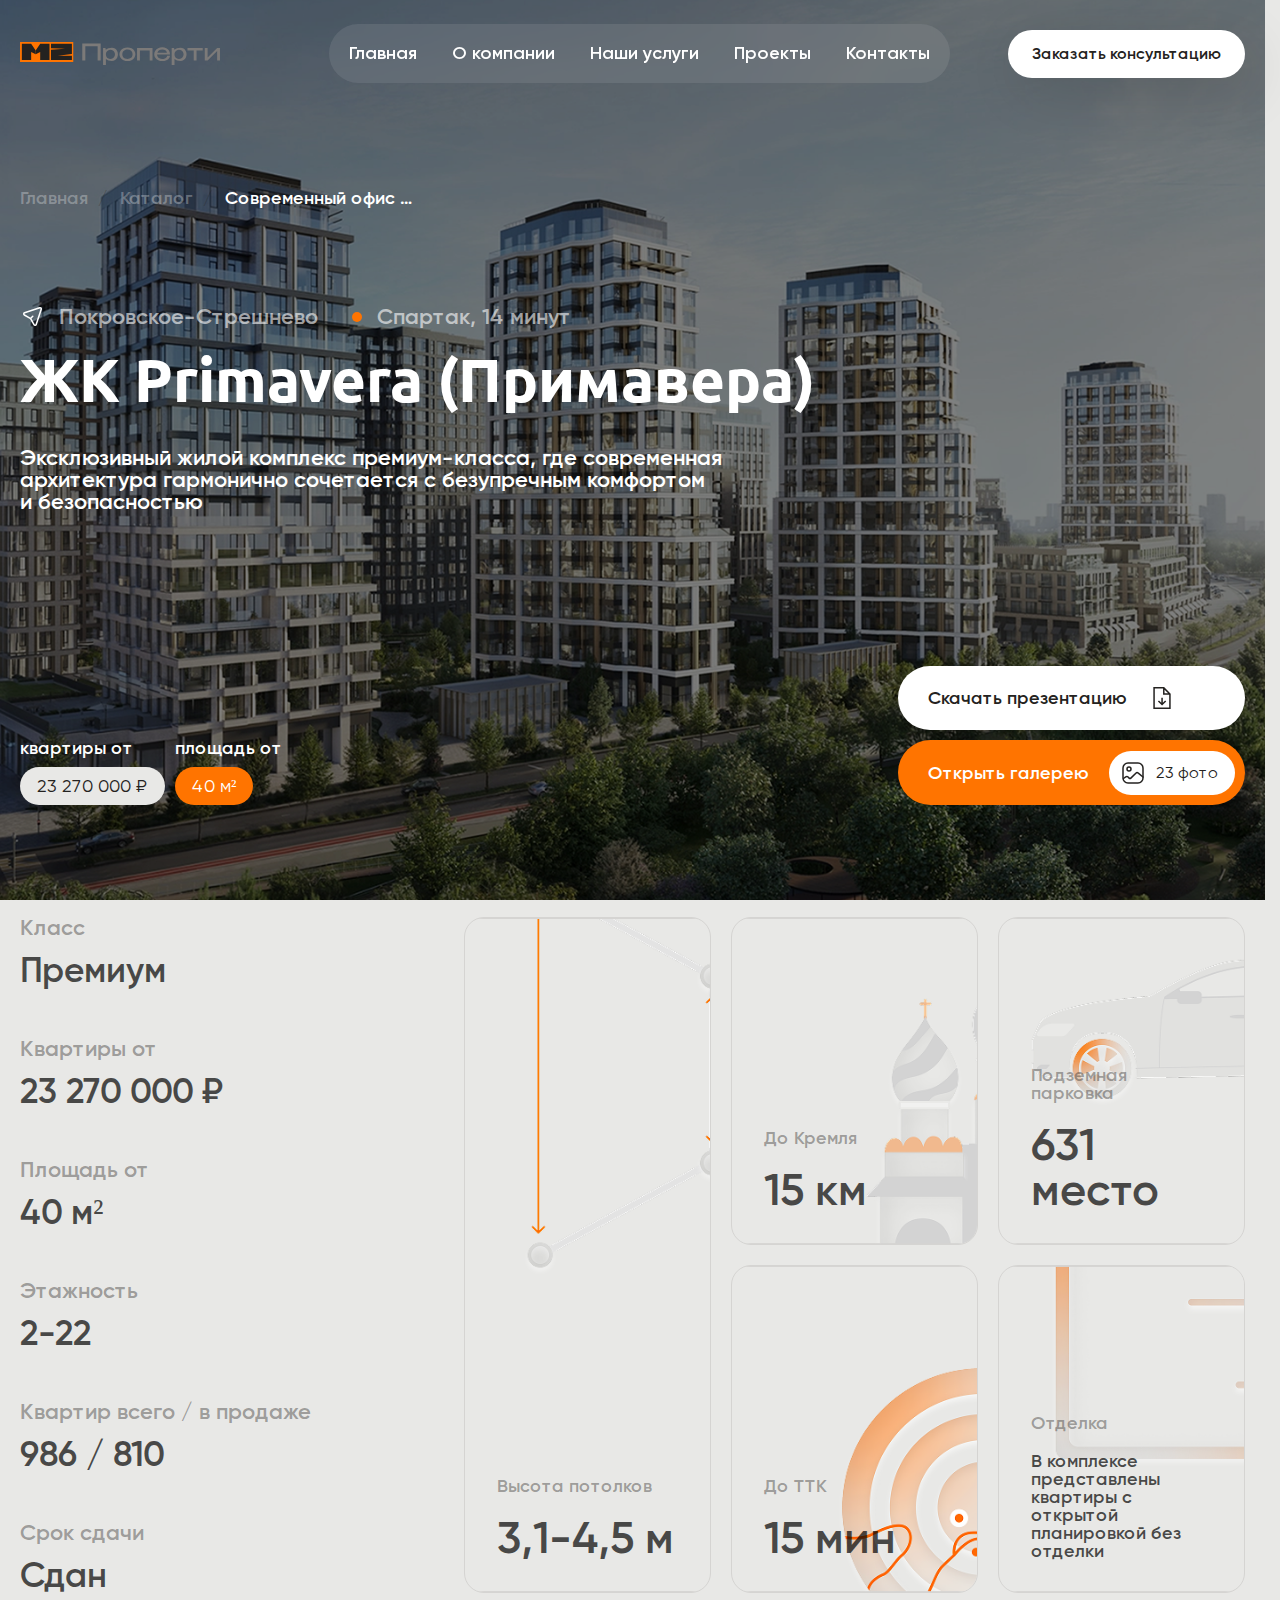
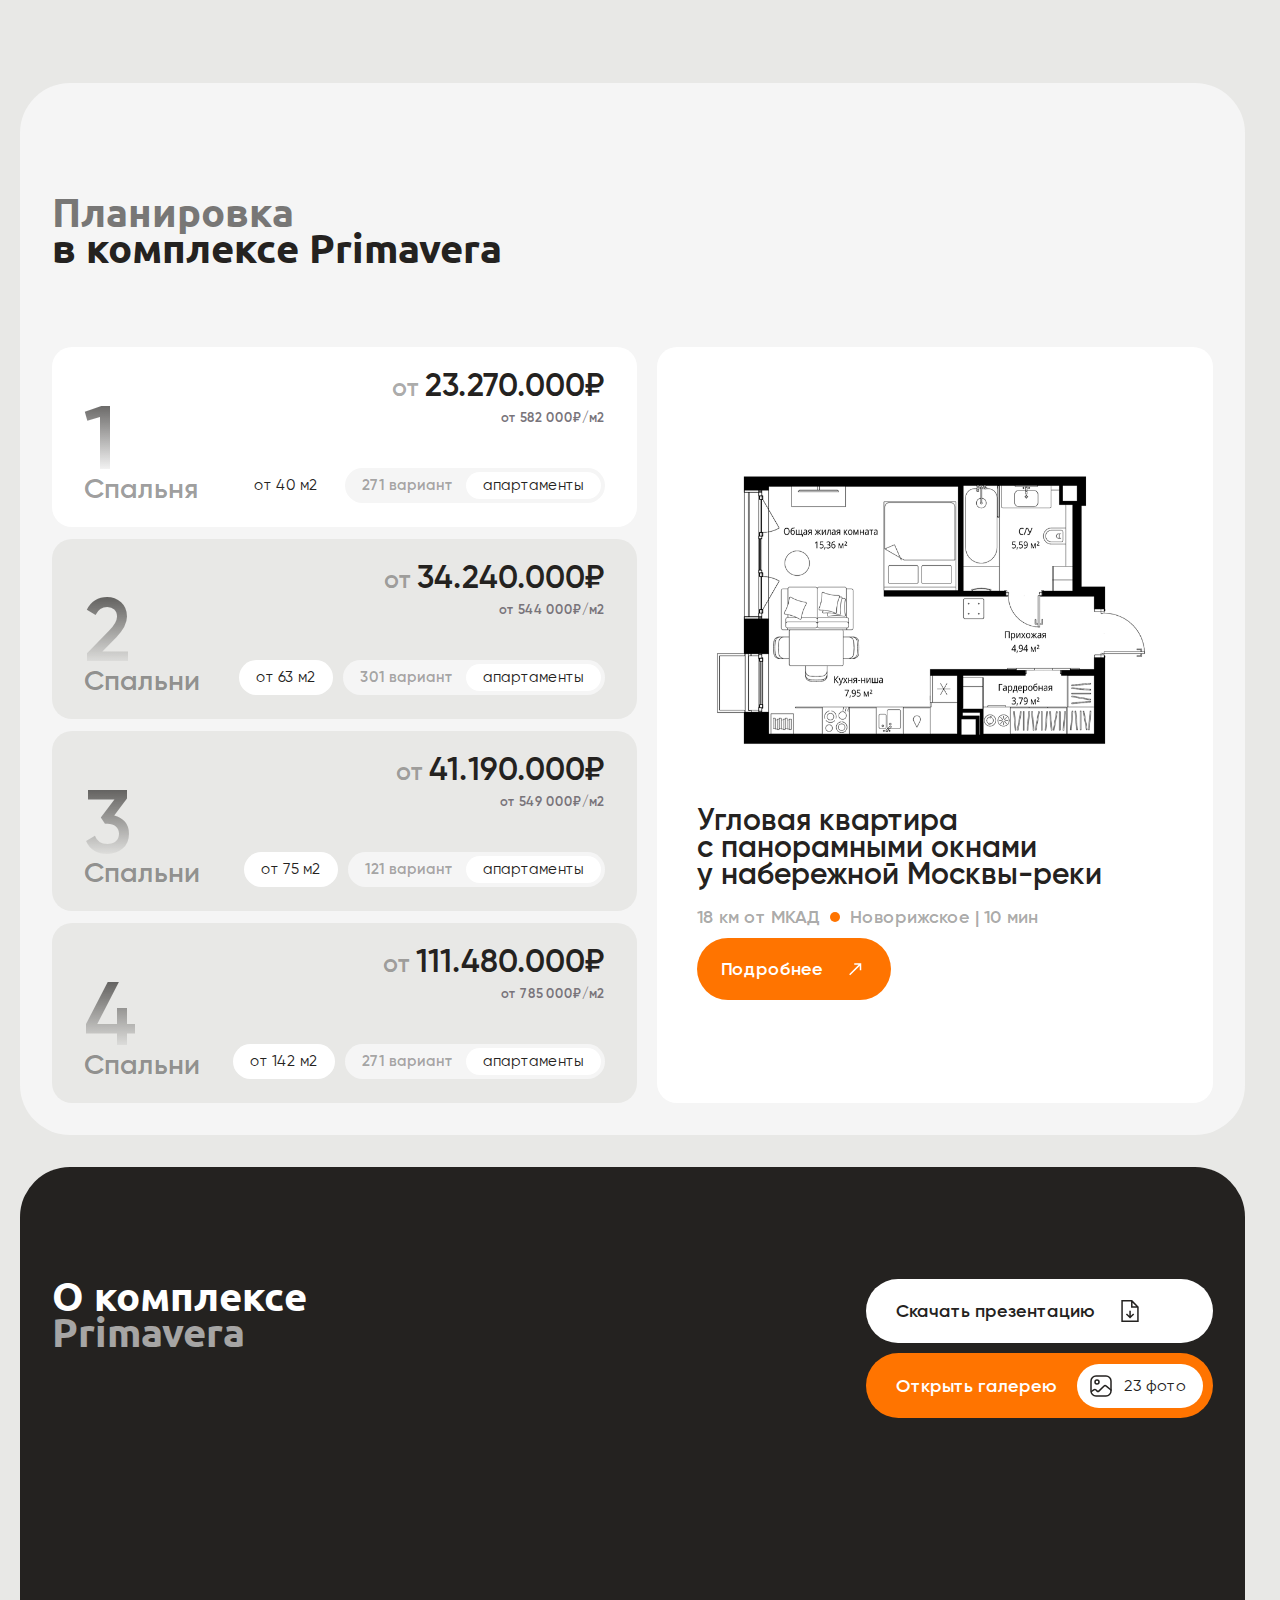
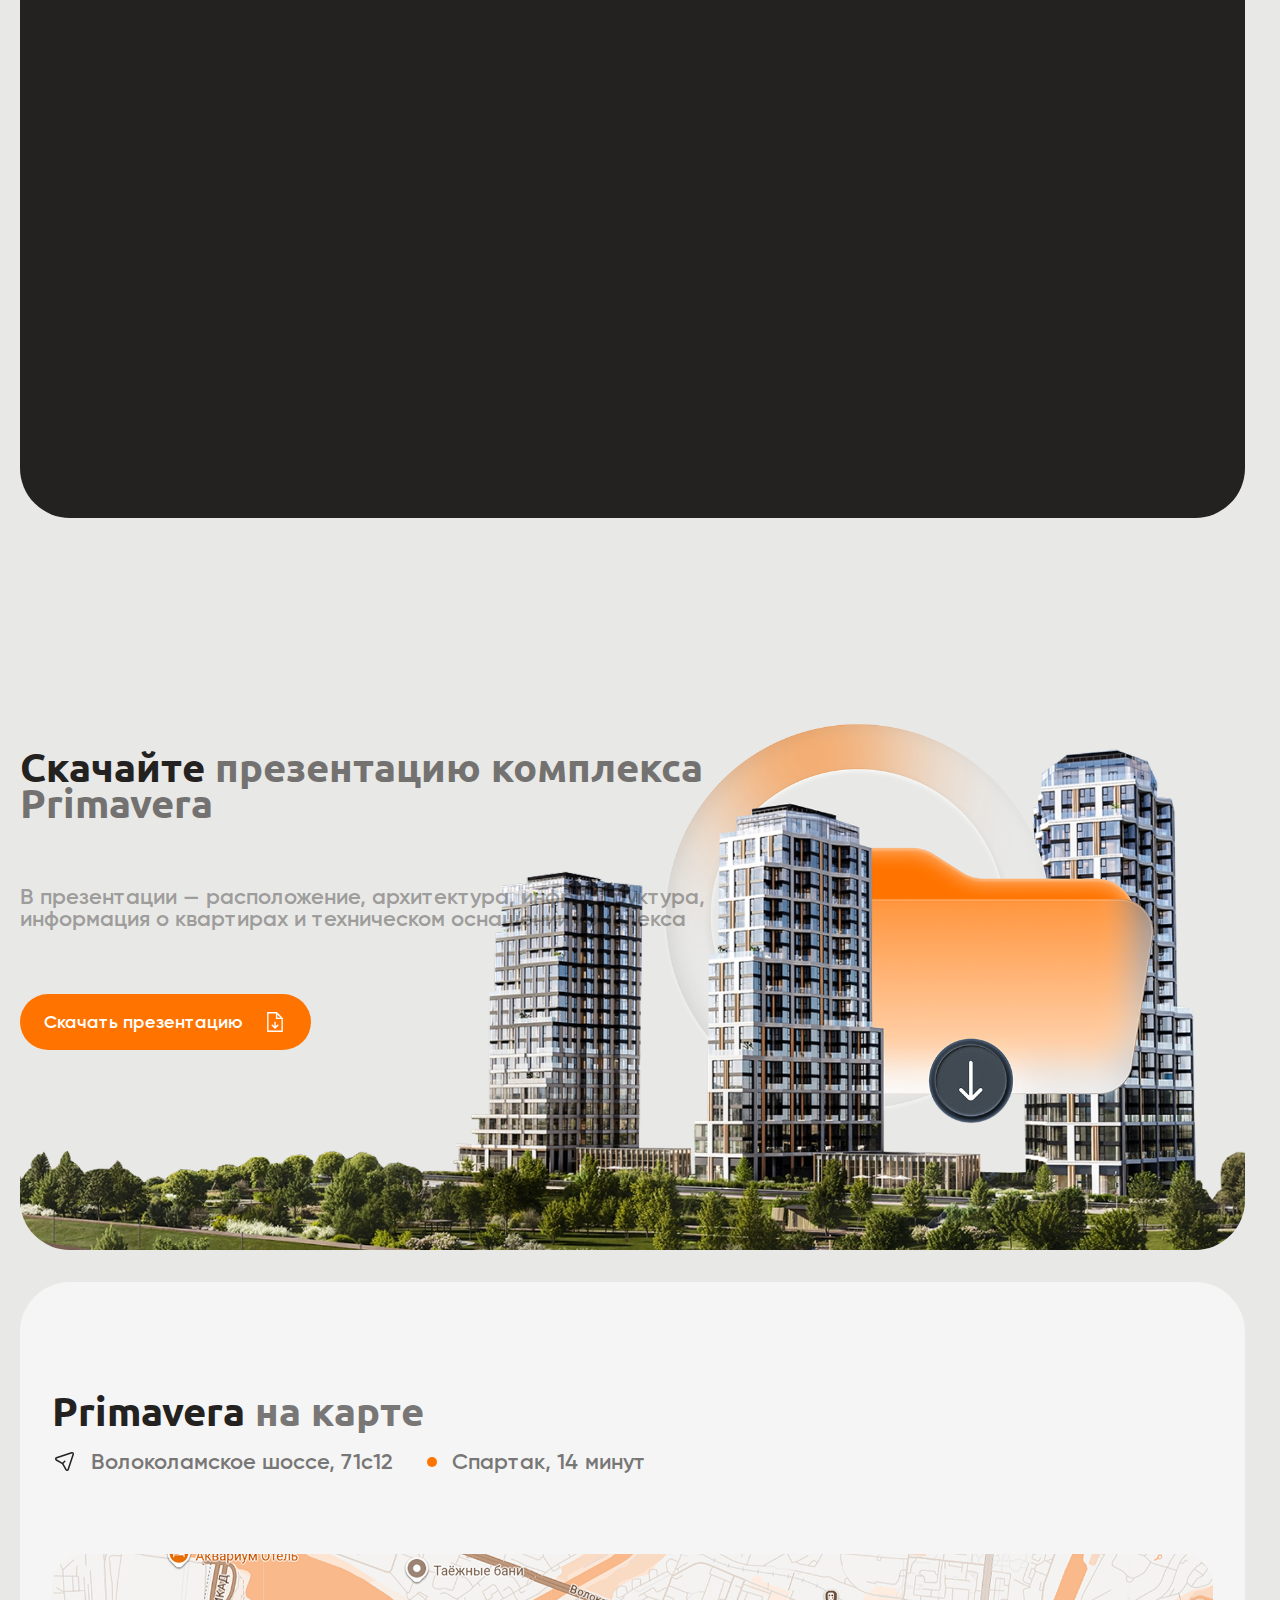
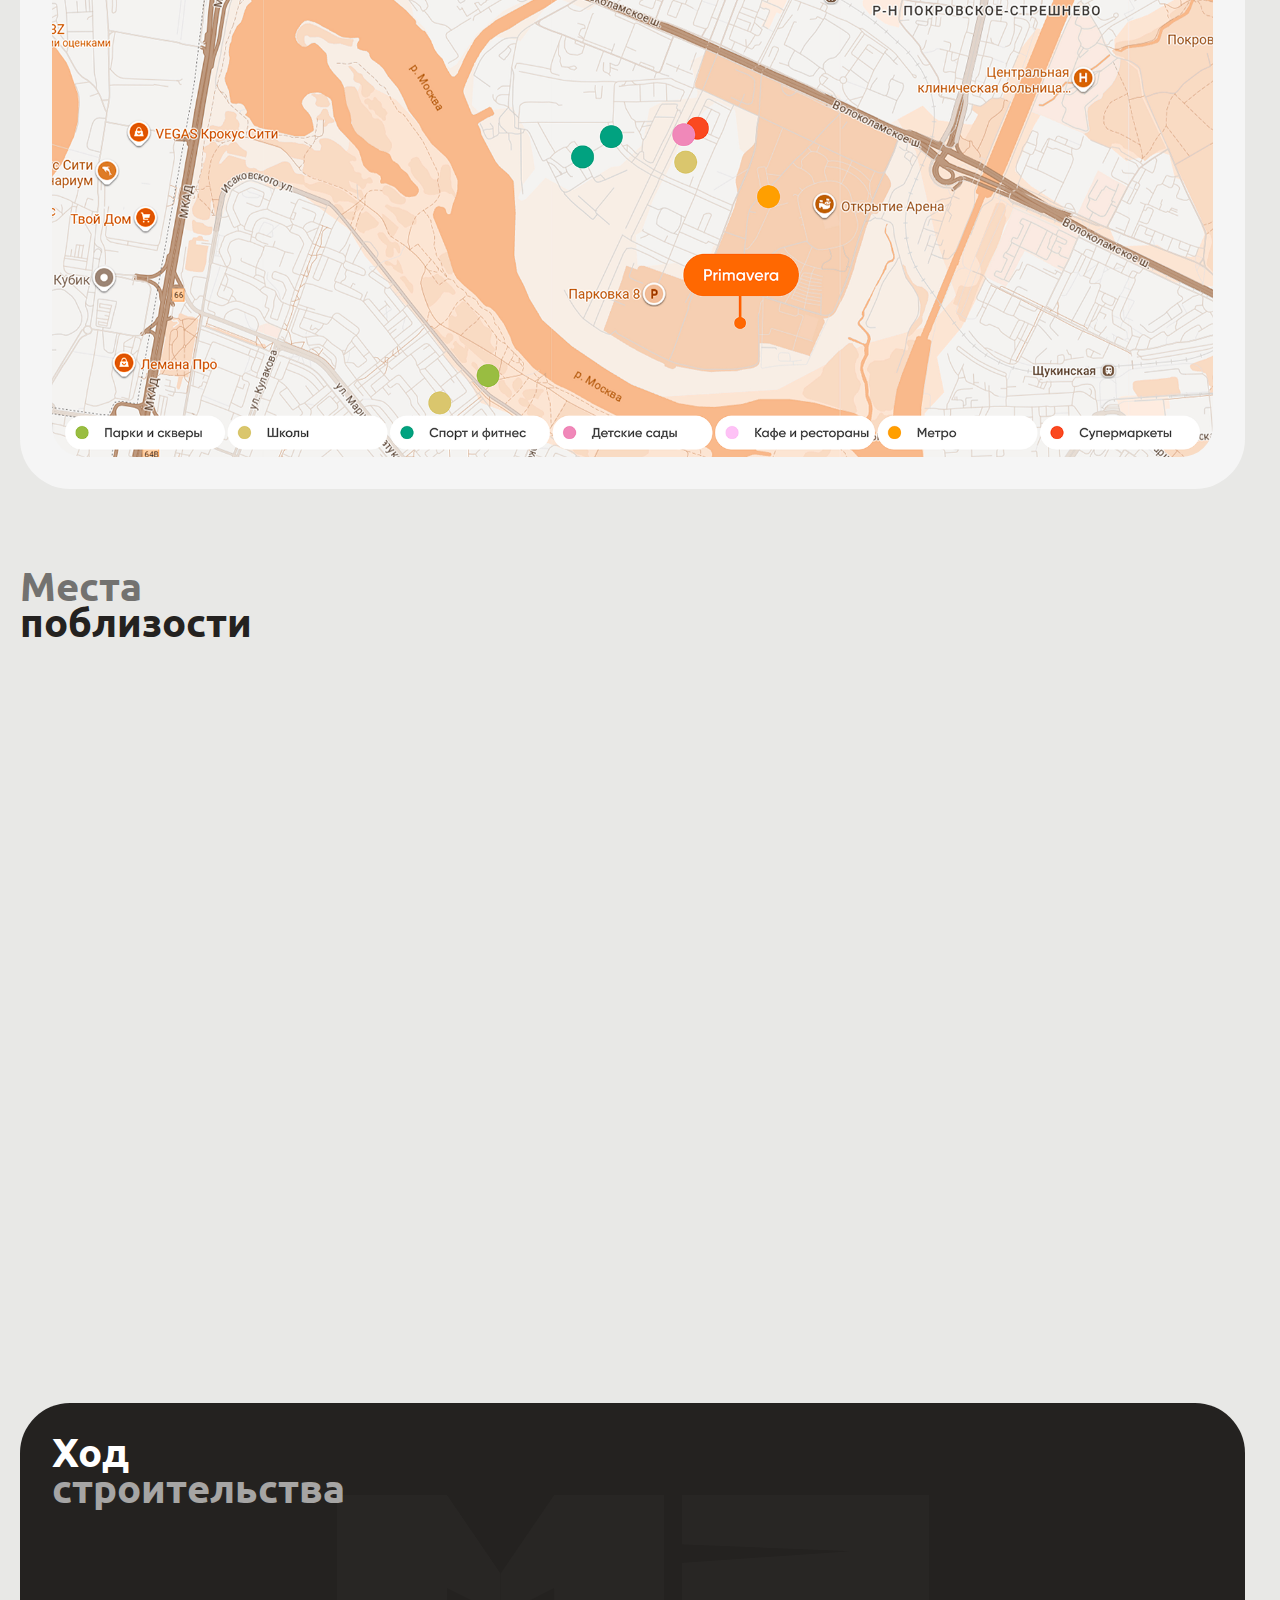
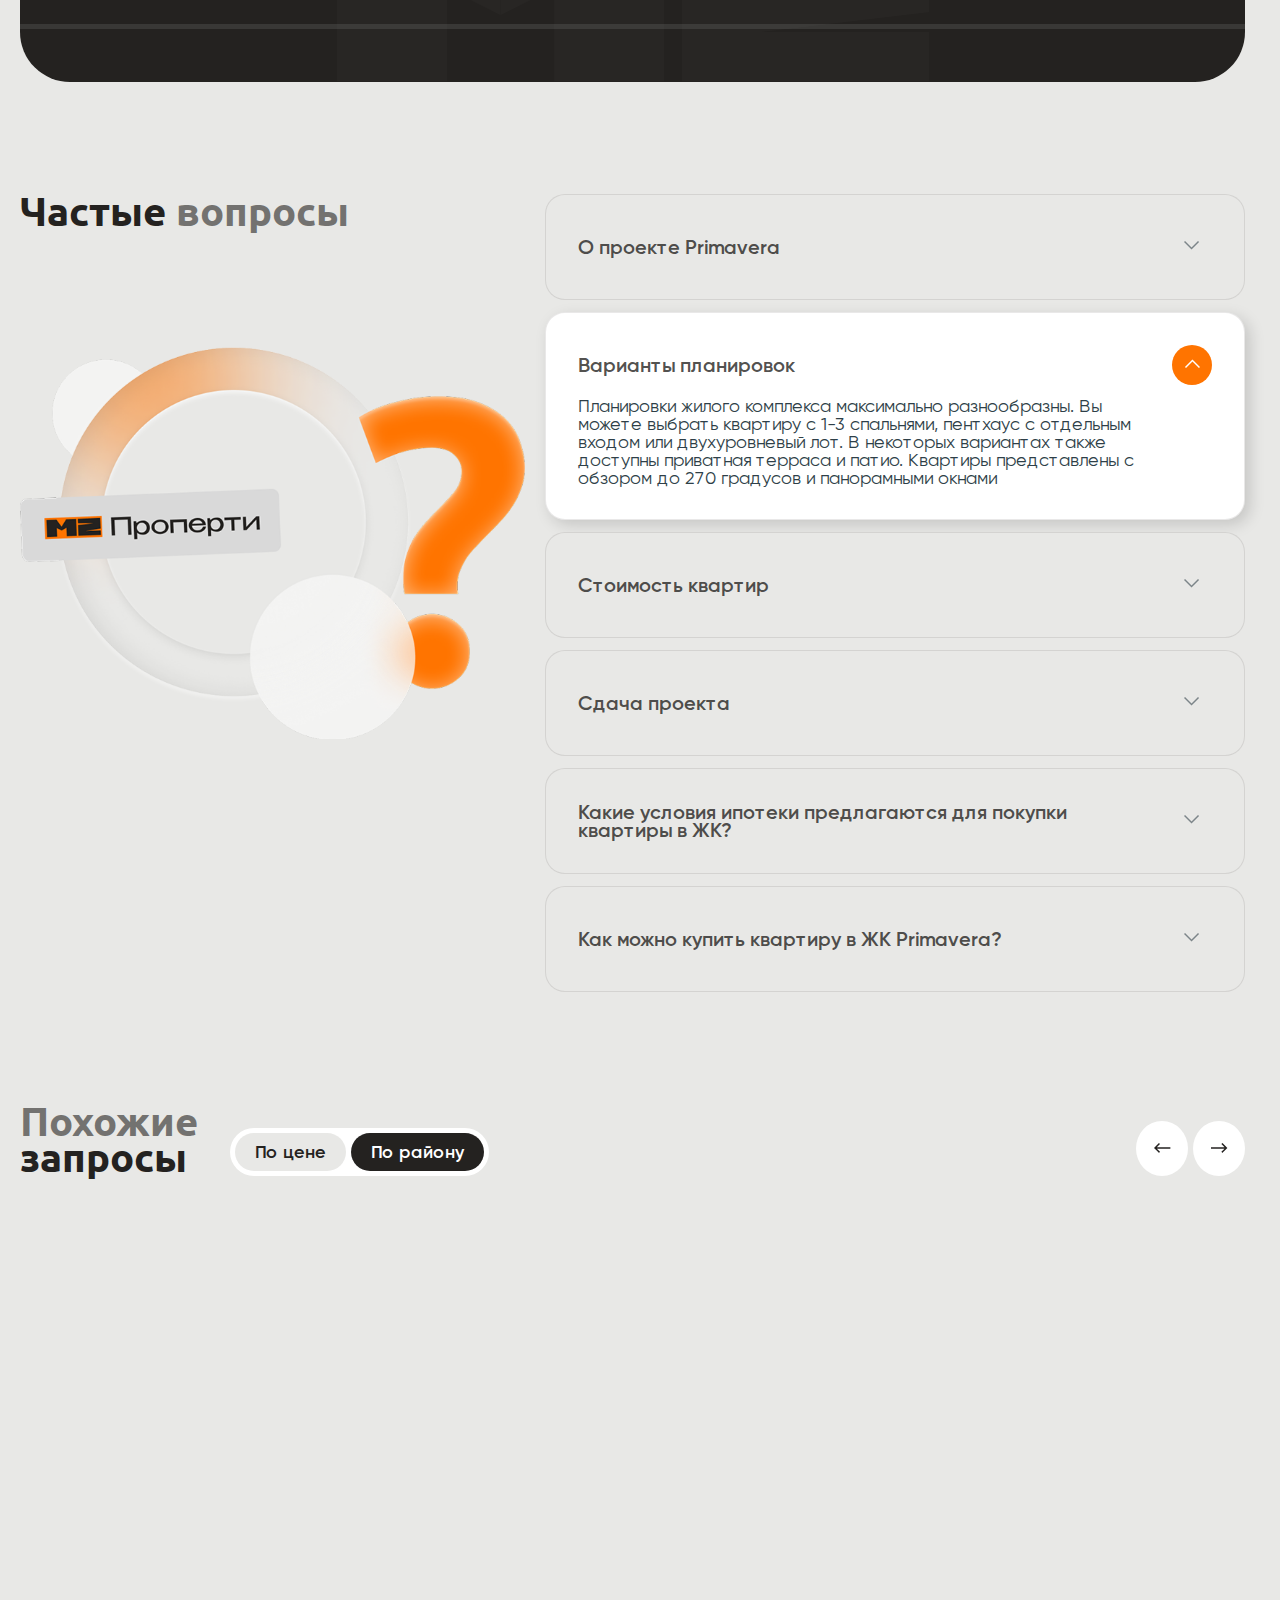
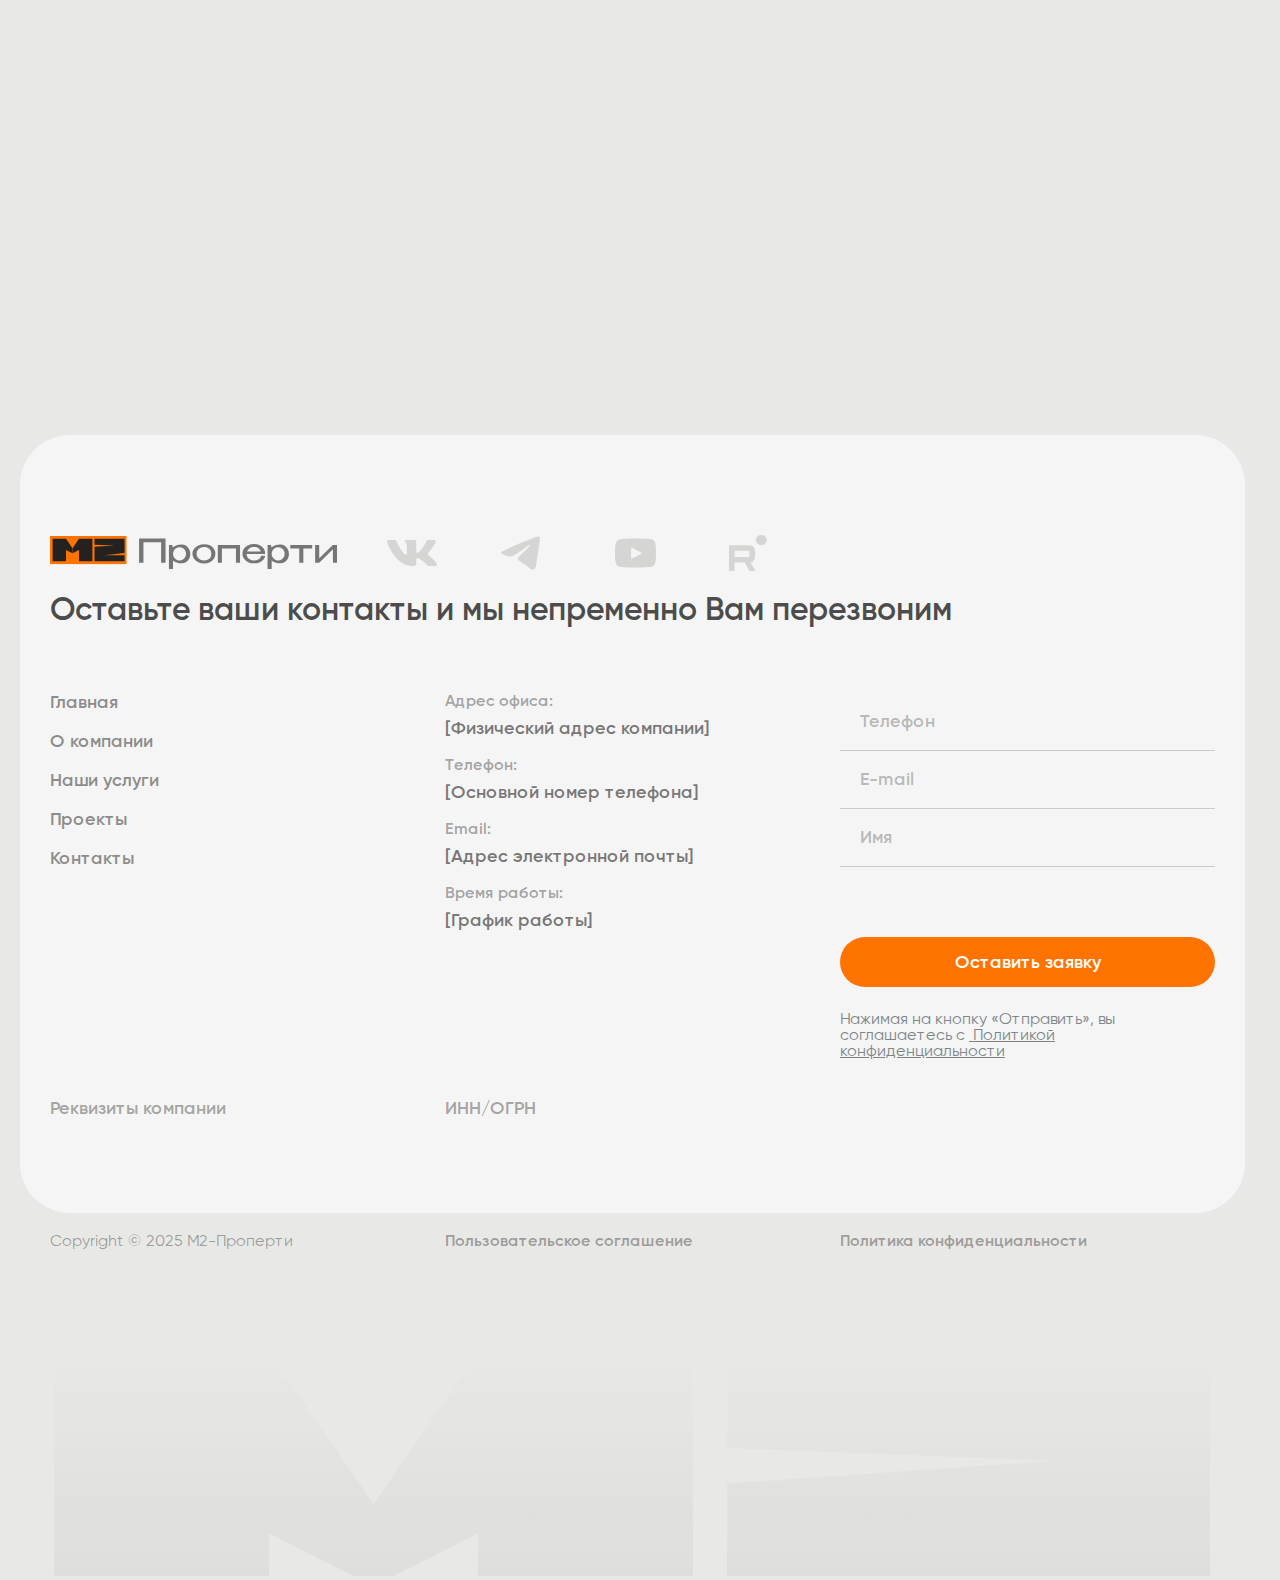
<file: detail-product.html>
<!DOCTYPE html>
<html lang="ru">

<head>
  <meta charset="UTF-8">
  <meta name="viewport" content="width=device-width, initial-scale=1.0">
  <title>Detail product small</title>
  <link rel="stylesheet" href="./assets/css/splide.min.css">
  <link rel="stylesheet" href="./assets/css/fancybox.css">
  <link rel="stylesheet" href="./assets/css/detail-product.css">
  <link rel="stylesheet" href="./assets/css/main.css">
</head>

<body>
  <header>
    <div class="header-inner">
      <div class="container">
        <div class="header-navigation">
          <a href="javascript:void(0)" class="logo">
            <img src="./assets/img/logo.svg" alt="img">
          </a>
          <div class="nav-wrapper darken">
            <div class="nav-content">
              <div class="nav-content__head">
                <a href="javascript:void(0)" class="logo">
                  <img src="./assets/img/logo.svg" alt="img">
                </a>
                <button type="button" class="close-menu">
                  <svg width="16" height="16" viewBox="0 0 16 16" fill="none" xmlns="http://www.w3.org/2000/svg">
                    <rect y="14.1406" width="20" height="1.5" rx="0.75" transform="rotate(-45 0 14.1406)"
                      fill="#73716F" />
                    <rect x="1.06055" y="0.148438" width="20" height="1.5" rx="0.75"
                      transform="rotate(45 1.06055 0.148438)" fill="#73716F" />
                  </svg>
                </button>
              </div>
              <nav>
                <ul class="nav-menu">
                  <li>
                    <a href="javascript:void(0)">
                      Главная
                    </a>
                  </li>
                  <li>
                    <a href="javascript:void(0)">
                      О компании
                    </a>
                  </li>
                  <li>
                    <a href="javascript:void(0)">
                      Наши услуги
                    </a>
                  </li>
                  <li>
                    <a href="javascript:void(0)">
                      Проекты
                    </a>
                  </li>
                  <li>
                    <a href="javascript:void(0)">
                      Контакты
                    </a>
                  </li>
                </ul>
              </nav>
              <button type="button" class="consult">
                Заказать консультацию
              </button>
              <ul class="header-social">
                <li>
                  <a href="javascript:void(0)" target="_blank">
                    <svg width="50" height="26" viewBox="0 0 50 26" fill="none" xmlns="http://www.w3.org/2000/svg">
                      <path fill-rule="evenodd" clip-rule="evenodd"
                        d="M48.8234 1.80427C49.194 0.786526 48.8234 0.0462983 47.1818 0.0462983H41.7275C40.3508 0.0462983 39.7153 0.693929 39.3447 1.38799C39.3447 1.38799 36.538 7.30968 32.6195 11.1494C31.3486 12.2598 30.7661 12.6299 30.0778 12.6299C29.707 12.6299 29.2305 12.2598 29.2305 11.242V1.75797C29.2305 0.55517 28.8069 0 27.6418 0H19.0634C18.2161 0 17.6866 0.55517 17.6866 1.11034C17.6866 2.26698 19.6458 2.5445 19.8577 5.78292V12.8149C19.8577 14.3417 19.54 14.6192 18.8516 14.6192C16.9982 14.6192 12.4971 8.65123 9.79649 1.85057C9.26687 0.508872 8.7374 0 7.36065 0H1.85336C0.264782 0 0 0.647767 0 1.3417C0 2.5908 1.85336 8.88259 8.63141 17.21C13.1326 22.9003 19.54 25.9537 25.312 25.9537C28.8069 25.9537 29.2305 25.2598 29.2305 24.1033V19.8008C29.2305 18.4128 29.5482 18.1816 30.6603 18.1816C31.4545 18.1816 32.8843 18.5516 36.1144 21.2811C39.8212 24.5195 40.4566 26 42.5218 26H47.9761C49.5647 26 50.3061 25.3061 49.8825 23.9644C49.4059 22.6228 47.6055 20.6798 45.2755 18.3665C44.0045 17.0713 42.0982 15.6371 41.5157 14.943C40.7214 14.0179 40.9333 13.6478 41.5157 12.8149C41.4629 12.8149 48.1349 4.58012 48.8234 1.80427Z"
                        fill="#242220" />
                    </svg>
                  </a>
                </li>
                <li>
                  <a href="javascript:void(0)" target="_blank">
                    <svg width="39" height="33" viewBox="0 0 39 33" fill="none" xmlns="http://www.w3.org/2000/svg">
                      <path
                        d="M0.589035 15.3501C4.57883 13.1048 9.03254 11.2308 13.1939 9.34721C20.353 6.26208 27.5405 3.23041 34.8006 0.407959C36.2131 -0.0729589 38.7511 -0.54327 39 1.59543C38.8638 4.62274 38.3032 7.63233 37.9186 10.6419C36.9427 17.2603 35.8147 23.856 34.7147 30.4525C34.3357 32.6498 31.6415 33.7873 29.9177 32.3811C25.7748 29.5221 21.6001 26.6909 17.5102 23.7656C16.1704 22.3747 17.4128 20.3774 18.6093 19.3841C22.0215 15.9486 25.6402 13.0296 28.874 9.41652C29.7463 7.2643 27.1689 9.07813 26.3188 9.63387C21.6475 12.9227 17.0905 16.4123 12.1655 19.3028C9.64987 20.7176 6.7178 19.5085 4.20325 18.719C1.94864 17.7653 -1.35496 16.8043 0.589035 15.3501Z"
                        fill="#242220" />
                    </svg>
                  </a>
                </li>
                <li>
                  <a href="javascript:void(0)" target="_blank">
                    <svg width="41" height="29" viewBox="0 0 41 29" fill="none" xmlns="http://www.w3.org/2000/svg">
                      <g clip-path="url(#clip0_346_22037)">
                        <path
                          d="M40.487 23.224C40.0983 26.285 38.325 28.2049 35.1774 28.4885C31.5735 28.8131 23.7718 29 20.1531 29C12.7512 29 9.44345 28.8197 5.94313 28.4585C2.60742 28.1148 1.14718 26.6367 0.573221 23.5853C0.171231 21.447 0 19.4442 0 14.711C0 10.4593 0.201362 7.78531 0.512959 5.5356C0.941405 2.4461 3.0682 0.710087 6.18491 0.451408C9.8109 0.150225 17.0746 0 20.6661 0C24.1363 0 31.946 0.180271 35.4184 0.571589C38.5263 0.921869 40.0042 2.57727 40.487 5.62574C40.487 5.62574 41 8.96513 41 14.7411C41 18.0299 40.7589 21.0886 40.487 23.224ZM16.1406 8.75408V20.5068L27.3632 14.6905L16.1406 8.75408Z"
                          fill="#242220" />
                      </g>
                      <defs>
                        <clipPath id="clip0_346_22037">
                          <rect width="41" height="29" fill="white" transform="matrix(1 0 0 -1 0 29)" />
                        </clipPath>
                      </defs>
                    </svg>
                  </a>
                </li>
                <li>
                  <a href="javascript:void(0)" target="_blank">
                    <svg width="38" height="36" viewBox="0 0 38 36" fill="none" xmlns="http://www.w3.org/2000/svg">
                      <path
                        d="M18.5832 21.8992H5.53408V15.856H18.5832C19.3455 15.856 19.8755 16.0115 20.1414 16.283C20.4074 16.5546 20.5722 17.0582 20.5722 17.7938V19.9637C20.5722 20.7389 20.4074 21.2425 20.1414 21.514C19.8755 21.7855 19.3455 21.9015 18.5832 21.9015V21.8992ZM19.4785 10.1586H0V36.0024H5.53408V27.5943H15.7328L20.5722 36.0024H26.7692L21.4336 27.5549C23.4007 27.2137 24.2841 26.5082 25.0125 25.3455C25.741 24.1828 26.1063 22.3239 26.1063 19.8431V17.9052C26.1063 16.4339 25.9733 15.2712 25.741 14.38C25.5088 13.4888 25.1118 12.7137 24.548 12.0175C23.9526 11.3584 23.2896 10.8942 22.4936 10.5833C21.6977 10.3117 20.7032 10.1562 19.4785 10.1562V10.1586Z"
                        fill="#242220" />
                      <path
                        d="M32.308 10.1538C35.3669 10.1538 37.8465 7.88081 37.8465 5.07692C37.8465 2.27302 35.3669 0 32.308 0C29.2492 0 26.7695 2.27302 26.7695 5.07692C26.7695 7.88081 29.2492 10.1538 32.308 10.1538Z"
                        fill="#242220" />
                    </svg>
                  </a>
                </li>
              </ul>
            </div>
          </div>
          <button type="button" class="burger">
            <svg width="20" height="12" viewBox="0 0 20 12" fill="none" xmlns="http://www.w3.org/2000/svg">
              <rect width="20" height="1.5" rx="0.75" fill="#73716F" />
              <rect y="5" width="20" height="1.5" rx="0.75" fill="#73716F" />
              <rect y="10" width="20" height="1.5" rx="0.75" fill="#73716F" />
            </svg>
          </button>
        </div>
      </div>
    </div>
  </header>
  <main>
    <div class="container">
      <div class="breadcrumbs light">
        <nav>
          <ul>
            <li>
              <a href="javascript:void(0)">
                Главная
              </a>

            </li>
            <li>
              <a href="javascript:void(0)">
                Каталог
              </a>
            </li>
            <li>
              <span>
                Современный офис с панорамным видом на башни «Москва-Сити», 99 м²
              </span>
            </li>
          </ul>
        </nav>
      </div>
    </div>
    <div class="detail-product-image">
      <img src="./assets/img/mainscreen-detail.png" alt="img">
      <div class="layer"></div>
    </div>
    <section class="detail-products__ms">
      <div class="container">
        <div class="detail-products__ms-inner">
          <div class="detail-products__ms-address">
            <address>
              <svg width="24" height="24" viewBox="0 0 24 24" fill="none" xmlns="http://www.w3.org/2000/svg">
                <path
                  d="M19.7232 2.75895C20.6613 2.44624 21.5538 3.33873 21.2411 4.27684L16.1845 19.4467C15.8561 20.4318 14.5163 20.5631 14.0029 19.6603L10.9078 14.2172C10.6409 13.7478 10.2522 13.3591 9.78283 13.0922L4.33973 9.99712C3.437 9.4838 3.56824 8.14394 4.55342 7.81555L19.7232 2.75895Z"
                  stroke="white" stroke-width="1.5" />
                <path d="M12.7852 11.2109L10.7852 13.2109" stroke="white" stroke-width="1.5" stroke-linecap="round"
                  stroke-linejoin="round" />
              </svg>
              <span>
                Покровское-Стрешнево
              </span>
            </address>
            <span class="metro">
              Спартак, 14 минут
            </span>
          </div>
          <h1>
            ЖК Primavera (Примавера)
          </h1>
          <p>
            Эксклюзивный жилой комплекс премиум-класса, где современная архитектура гармонично сочетается с безупречным
            комфортом и безопасностью
          </p>
          <div class="detail-products__ms-bottom">
            <div class="detail-products__ms-bottom-left">
              <div class="detail-products__ms-bottom__item">
                <div class="detail-products__ms-bottom-label">
                  квартиры от
                </div>
                <div class="detail-products__ms-bottom__value">
                  23 270 000 ₽
                </div>
              </div>
              <div class="detail-products__ms-bottom__item">
                <div class="detail-products__ms-bottom-label">
                  площадь от
                </div>
                <div class="detail-products__ms-bottom__value">
                  40 м²
                </div>
              </div>
            </div>
            <div class="detail-products__ms-bottom-right">
              <a href="javascript:void(0)" class="donwload" download>
                <span>
                  Скачать презентацию
                </span>
                <svg width="24" height="24" viewBox="0 0 24 24" fill="none" xmlns="http://www.w3.org/2000/svg">
                  <path fill-rule="evenodd" clip-rule="evenodd"
                    d="M3.3125 1.09375H14.096L20.6908 7.64241V22.9062H3.3125V1.09375ZM4.8125 2.59375V21.4062H19.1908V8.70461H13.0369V2.59375H4.8125ZM14.5369 3.64546L18.1211 7.20461H14.5369V3.64546ZM11.3155 16.7304V11.6556H12.8155V16.7304L15.1501 14.3959L16.2107 15.4565L12.0655 19.6018L7.92031 15.4565L8.98097 14.3959L11.3155 16.7304Z"
                    fill="#242220" />
                </svg>
              </a>
              <a href="javascript:void(0)" class="show-gallery">
                <span>
                  Открыть галерею
                </span>
                <span class="gallery-count">
                  <svg width="24" height="24" viewBox="0 0 24 24" fill="none" xmlns="http://www.w3.org/2000/svg">
                    <rect x="2" y="2" width="20" height="20" rx="5" stroke="#242220" stroke-width="1.5" />
                    <path
                      d="M2.5 17.5L4.7592 15.8863C5.47521 15.3749 6.45603 15.456 7.07822 16.0782L8.15147 17.1515C8.6201 17.6201 9.3799 17.6201 9.84853 17.1515L14.8377 12.1623C15.496 11.504 16.5476 11.4563 17.2628 12.0523L22 16"
                      stroke="#242220" stroke-width="1.5" stroke-linecap="round" />
                    <circle cx="2" cy="2" r="2" transform="matrix(-1 0 0 1 10 6)" stroke="#242220" stroke-width="1.5" />
                  </svg>
                  <span>
                    23 фото
                  </span>
                </span>
              </a>
            </div>
          </div>
        </div>
      </div>
    </section>
    <section class="section product-feed">
      <div class="container">
        <div class="product-feed__inner">
          <div class="product-feed__main-info">
            <ul class="product-feed__main-info__items">
              <li>
                <div class="product-feed__main-info__item-label">
                  Класс
                </div>
                <div class="product-feed__main-info__item-value">
                  Премиум
                </div>
              </li>
              <li>
                <div class="product-feed__main-info__item-label">
                  Квартиры от
                </div>
                <div class="product-feed__main-info__item-value">
                  23 270 000 ₽
                </div>
              </li>
              <li>
                <div class="product-feed__main-info__item-label">
                  Площадь от
                </div>
                <div class="product-feed__main-info__item-value">
                  40 м²
                </div>
              </li>
              <li>
                <div class="product-feed__main-info__item-label">
                  Этажность
                </div>
                <div class="product-feed__main-info__item-value">
                  2-22
                </div>
              </li>
              <li>
                <div class="product-feed__main-info__item-label">
                  Квартир всего / в продаже
                </div>
                <div class="product-feed__main-info__item-value">
                  986 / 810
                </div>
              </li>
              <li>
                <div class="product-feed__main-info__item-label">
                  Срок сдачи
                </div>
                <div class="product-feed__main-info__item-value">
                  Сдан
                </div>
              </li>
            </ul>
          </div>
          <ul class="product-feed__image-grid">
            <li>
              <div class="product-feed__image-grid__img">
                <img src="./assets//img/adv1.png" alt=" Высота потолков">
              </div>
              <div class="product-feed__image-grid__info">
                <div class="product-feed__image-grid__info-label">
                  Высота потолков
                </div>
                <div class="product-feed__image-grid__info-value">
                  3,1-4,5 м
                </div>
              </div>
            </li>
            <li>
              <div class="product-feed__image-grid__img">
                <img src="./assets//img/adv2.png" alt=" Высота потолков">
              </div>
              <div class="product-feed__image-grid__info">
                <div class="product-feed__image-grid__info-label">
                  До Кремля
                </div>
                <div class="product-feed__image-grid__info-value">
                  15 км
                </div>
              </div>
            </li>
            <li>
              <div class="product-feed__image-grid__img">
                <img src="./assets//img/adv3.png" alt=" Высота потолков">
              </div>
              <div class="product-feed__image-grid__info">
                <div class="product-feed__image-grid__info-label">
                  Подземная парковка
                </div>
                <div class="product-feed__image-grid__info-value">
                  631 место
                </div>
              </div>
            </li>
            <li>
              <div class="product-feed__image-grid__img">
                <img src="./assets//img/adv4.png" alt=" До ТТК">
              </div>
              <div class="product-feed__image-grid__info">
                <div class="product-feed__image-grid__info-label">
                  До ТТК
                </div>
                <div class="product-feed__image-grid__info-value">
                  15 мин
                </div>
              </div>
            </li>
            <li>
              <div class="product-feed__image-grid__img">
                <img src="./assets//img/adv5.png" alt=" Отделка">
              </div>
              <div class="product-feed__image-grid__info">
                <div class="product-feed__image-grid__info-label">
                  Отделка
                </div>
                <div class="product-feed__image-grid__info-value small">
                  В комплексе представлены квартиры с открытой планировкой без отделки
                </div>
              </div>
            </li>
          </ul>
        </div>
      </div>
    </section>
    <section class="plans">
      <div class="container">
        <div class="plans-inner">
          <h2>
            Планировка<br>
            <span>
              в комплексе Primavera
            </span>
          </h2>
          <div class="plans-tabs">
            <div class="plans-tabs__buttons">
              <button class="plans-tabs__button active" data-tab="1">
                <div class="plans-tabs__button-left">
                  <div class="plans-tabs__button-left__num">
                    1
                  </div>
                  <span>
                    Спальня
                  </span>
                </div>
                <div class="plans-tabs__button-right">
                  <div class="plans-tabs__button-price">
                    <span>
                      от
                    </span>
                    23.270.000₽
                  </div>
                  <div class="plans-tabs__button-small__price">
                    от 582 000₽/м2
                  </div>
                  <div class="plans-tabs__button-bubbles">
                    <div class="plans-tabs__button-bubble">
                      от 40 м2
                    </div>
                    <div class="plans-tabs__button-bubble gray">
                      <p>
                        271 вариант
                      </p>
                      <span>
                        апартаменты
                      </span>
                    </div>
                  </div>
                </div>
              </button>
              <button class="plans-tabs__button" data-tab="2">
                <div class="plans-tabs__button-left">
                  <div class="plans-tabs__button-left__num">
                    2
                  </div>
                  <span>
                    Спальни
                  </span>
                </div>
                <div class="plans-tabs__button-right">
                  <div class="plans-tabs__button-price">
                    <span>
                      от
                    </span>
                    34.240.000₽
                  </div>
                  <div class="plans-tabs__button-small__price">
                    от 544 000₽/м2
                  </div>
                  <div class="plans-tabs__button-bubbles">
                    <div class="plans-tabs__button-bubble">
                      от 63 м2
                    </div>
                    <div class="plans-tabs__button-bubble gray">
                      <p>
                        301 вариант
                      </p>
                      <span>
                        апартаменты
                      </span>
                    </div>
                  </div>
                </div>
              </button>
              <button class="plans-tabs__button" data-tab="3">
                <div class="plans-tabs__button-left">
                  <div class="plans-tabs__button-left__num">
                    3
                  </div>
                  <span>
                    Спальни
                  </span>
                </div>
                <div class="plans-tabs__button-right">
                  <div class="plans-tabs__button-price">
                    <span>
                      от
                    </span>
                    41.190.000₽
                  </div>
                  <div class="plans-tabs__button-small__price">
                    от 549 000₽/м2
                  </div>
                  <div class="plans-tabs__button-bubbles">
                    <div class="plans-tabs__button-bubble">
                      от 75 м2
                    </div>
                    <div class="plans-tabs__button-bubble gray">
                      <p>
                        121 вариант
                      </p>
                      <span>
                        апартаменты
                      </span>
                    </div>
                  </div>
                </div>
              </button>
              <button class="plans-tabs__button" data-tab="4">
                <div class="plans-tabs__button-left">
                  <div class="plans-tabs__button-left__num">
                    4
                  </div>
                  <span>
                    Спальни
                  </span>
                </div>
                <div class="plans-tabs__button-right">
                  <div class="plans-tabs__button-price">
                    <span>
                      от
                    </span>
                    111.480.000₽
                  </div>
                  <div class="plans-tabs__button-small__price">
                    от 785 000₽/м2
                  </div>
                  <div class="plans-tabs__button-bubbles">
                    <div class="plans-tabs__button-bubble">
                      от 142 м2
                    </div>
                    <div class="plans-tabs__button-bubble gray">
                      <p>
                        271 вариант
                      </p>
                      <span>
                        апартаменты
                      </span>
                    </div>
                  </div>
                </div>
              </button>
            </div>
            <div class="plans-tabs__content active" data-tab="1">
              <div class="plans-tabs__map-inner">
                <div class="plans-tabs__map">
                  <img src="./assets/img/plan.png" alt="img">
                </div>
                <div class="plans-tabs__map-info">
                  <div class="plans-tabs__map-info__left">
                    <div class="plans-tabs__map-info__title">
                      Угловая квартира с панорамными окнами у набережной Москвы-реки
                    </div>
                    <div class="plans-tabs__map-info__address">
                      <address>
                        18 км от МКАД
                      </address>
                      <span>
                        Новорижское | 10 мин
                      </span>
                    </div>
                  </div>
                  <a href="javascript:void(0)" class="plan-btn__more">
                    <span>
                      Подробнее
                    </span>
                    <svg width="24" height="24" viewBox="0 0 24 24" fill="none" xmlns="http://www.w3.org/2000/svg">
                      <path d="M11.9989 7L17.4986 7.00049V12.5005M17.0948 7.40389L7.19531 17.3034" stroke="white"
                        stroke-width="1.5" stroke-miterlimit="16" stroke-linecap="square" />
                    </svg>
                  </a>
                </div>
              </div>
            </div>
            <div class="plans-tabs__content" data-tab="2">
              <div class="plans-tabs__map-inner">
                <div class="plans-tabs__map">
                  <img src="./assets/img/plan.png" alt="img">
                </div>
                <div class="plans-tabs__map-info">
                  <div class="plans-tabs__map-info__left">
                    <div class="plans-tabs__map-info__title">
                      Угловая квартира с панорамными окнами у набережной Москвы-реки
                    </div>
                    <div class="plans-tabs__map-info__address">
                      <address>
                        18 км от МКАД
                      </address>
                      <span>
                        Новорижское | 10 мин
                      </span>
                    </div>
                  </div>
                  <a href="javascript:void(0)" class="plan-btn__more">
                    <span>
                      Подробнее
                    </span>
                    <svg width="24" height="24" viewBox="0 0 24 24" fill="none" xmlns="http://www.w3.org/2000/svg">
                      <path d="M11.9989 7L17.4986 7.00049V12.5005M17.0948 7.40389L7.19531 17.3034" stroke="white"
                        stroke-width="1.5" stroke-miterlimit="16" stroke-linecap="square" />
                    </svg>
                  </a>
                </div>
              </div>
            </div>
            <div class="plans-tabs__content" data-tab="3">
              <div class="plans-tabs__map-inner">
                <div class="plans-tabs__map">
                  <img src="./assets/img/plan.png" alt="img">
                </div>
                <div class="plans-tabs__map-info">
                  <div class="plans-tabs__map-info__left">
                    <div class="plans-tabs__map-info__title">
                      Угловая квартира с панорамными окнами у набережной Москвы-реки
                    </div>
                    <div class="plans-tabs__map-info__address">
                      <address>
                        18 км от МКАД
                      </address>
                      <span>
                        Новорижское | 10 мин
                      </span>
                    </div>
                  </div>
                  <a href="javascript:void(0)" class="plan-btn__more">
                    <span>
                      Подробнее
                    </span>
                    <svg width="24" height="24" viewBox="0 0 24 24" fill="none" xmlns="http://www.w3.org/2000/svg">
                      <path d="M11.9989 7L17.4986 7.00049V12.5005M17.0948 7.40389L7.19531 17.3034" stroke="white"
                        stroke-width="1.5" stroke-miterlimit="16" stroke-linecap="square" />
                    </svg>
                  </a>
                </div>
              </div>
            </div>
            <div class="plans-tabs__content" data-tab="4">
              <div class="plans-tabs__map-inner">
                <div class="plans-tabs__map">
                  <img src="./assets/img/plan.png" alt="img">
                </div>
                <div class="plans-tabs__map-info">
                  <div class="plans-tabs__map-info__left">
                    <div class="plans-tabs__map-info__title">
                      Угловая квартира с панорамными окнами у набережной Москвы-реки
                    </div>
                    <div class="plans-tabs__map-info__address">
                      <address>
                        18 км от МКАД
                      </address>
                      <span>
                        Новорижское | 10 мин
                      </span>
                    </div>
                  </div>
                  <a href="javascript:void(0)" class="plan-btn__more">
                    <span>
                      Подробнее
                    </span>
                    <svg width="24" height="24" viewBox="0 0 24 24" fill="none" xmlns="http://www.w3.org/2000/svg">
                      <path d="M11.9989 7L17.4986 7.00049V12.5005M17.0948 7.40389L7.19531 17.3034" stroke="white"
                        stroke-width="1.5" stroke-miterlimit="16" stroke-linecap="square" />
                    </svg>
                  </a>
                </div>
              </div>
            </div>
          </div>
        </div>
      </div>
    </section>
    <section class="detail-about">
      <div class="container">
        <div class="detail-about__inner">
          <div class="detail-about__head">
            <h2>
              О комплексе<br>
              <span>
                Primavera
              </span>
            </h2>
            <div class="buttons-wrap">
              <a href="javascript:void(0)" class="donwload" download="">
                <span>
                  Скачать презентацию
                </span>
                <svg width="24" height="24" viewBox="0 0 24 24" fill="none" xmlns="http://www.w3.org/2000/svg">
                  <path fill-rule="evenodd" clip-rule="evenodd"
                    d="M3.3125 1.09375H14.096L20.6908 7.64241V22.9062H3.3125V1.09375ZM4.8125 2.59375V21.4062H19.1908V8.70461H13.0369V2.59375H4.8125ZM14.5369 3.64546L18.1211 7.20461H14.5369V3.64546ZM11.3155 16.7304V11.6556H12.8155V16.7304L15.1501 14.3959L16.2107 15.4565L12.0655 19.6018L7.92031 15.4565L8.98097 14.3959L11.3155 16.7304Z"
                    fill="#242220"></path>
                </svg>
              </a>
              <a href="javascript:void(0)" class="show-gallery">
                <span>
                  Открыть галерею
                </span>
                <span class="gallery-count">
                  <svg width="24" height="24" viewBox="0 0 24 24" fill="none" xmlns="http://www.w3.org/2000/svg">
                    <rect x="2" y="2" width="20" height="20" rx="5" stroke="#242220" stroke-width="1.5"></rect>
                    <path
                      d="M2.5 17.5L4.7592 15.8863C5.47521 15.3749 6.45603 15.456 7.07822 16.0782L8.15147 17.1515C8.6201 17.6201 9.3799 17.6201 9.84853 17.1515L14.8377 12.1623C15.496 11.504 16.5476 11.4563 17.2628 12.0523L22 16"
                      stroke="#242220" stroke-width="1.5" stroke-linecap="round"></path>
                    <circle cx="2" cy="2" r="2" transform="matrix(-1 0 0 1 10 6)" stroke="#242220" stroke-width="1.5">
                    </circle>
                  </svg>
                  <span>
                    23 фото
                  </span>
                </span>
              </a>
            </div>
          </div>
          <div class="point__tabs">
            <div class="slider-wrapper about-slider-wrap">
              <div class="secondary-slider__tabs splide">
                <div class="splide__track">
                  <ul class="splide__list point__tab-btns">
                    <li class="splide__slide point__tab-btn">Комплекс</li>
                    <li class="splide__slide point__tab-btn">Архитектура</li>
                    <li class="splide__slide point__tab-btn">Приватная территория</li>
                    <li class="splide__slide point__tab-btn">Инфраструктура</li>
                    <li class="splide__slide point__tab-btn">Экопарк с набережной</li>
                    <li class="splide__slide point__tab-btn">Лобби</li>
                    <li class="splide__slide point__tab-btn">Интерьеры</li>
                    <li class="splide__slide point__tab-btn">Виды</li>
                    <li class="splide__slide point__tab-btn">Транспортная доступность</li>
                    <li class="splide__slide point__tab-btn">Окружение</li>
                    <li class="splide__slide point__tab-btn">Девелопер проекта</li>
                  </ul>
                </div>
              </div>
              <div class="main-slider__tabs splide">
                <div class="splide__track">
                  <ul class="splide__list">
                    <li class="splide__slide point__tab-content">
                      <div class="main-slider__tabs-text-wrapper">
                        <div class="blur"></div>
                        <div class="main-slider__tabs-text">
                          На закрытой территории обустроены ландшафтные дворы с длинными променадами для ваших
                          прогулок. Поработать на свежем воздухе вы сможете в лаунж-зонах с навесами или в
                          коворкинге в окружении зелени.<br><br>
                          Для отдыха после — отправляйтесь на лужайку около фонтана, где вы сможете почитать книгу
                          и поиграть с детьми. На спортивной площадке организуйте турнир по стритболу или
                          кардиотренировку. Залог бодрого дня — пробежка по сети спортивных дорожек. Для более
                          спокойного досуга — столы для настольных игр и пинг-понга, петанк. 
                        </div>
                      </div>
                      <div class="fade-slider splide">
                        <div class="splide__track">
                          <ul class="splide__list">
                            <li class="splide__slide">
                              <img src="./assets/img/slidet1.png" alt="img">
                              <div class="blur"></div>
                            </li>
                            <li class="splide__slide">
                              <img src="./assets/img/slidet1.png" alt="img">
                              <div class="blur"></div>
                            </li>
                          </ul>
                        </div>
                      </div>
                      <div class="fade-slider__pag">
                        <ul class="splide__pagination"></ul>
                      </div>
                      <div class="fade-slider__arrows">
                        <button class="fade-slider__arrow fade-slider__arrow-prev">
                          <svg width="17" height="10" viewBox="0 0 17 10" fill="none"
                            xmlns="http://www.w3.org/2000/svg">
                            <path d="M4.95103 1.06069L1.06246 4.94995L4.95155 8.83904M1.63325 4.94966L15.6332 4.94965"
                              stroke="white" stroke-width="1.5" stroke-miterlimit="16" stroke-linecap="square" />
                          </svg>
                        </button>
                        <button class="fade-slider__arrow fade-slider__arrow-next">
                          <svg width="17" height="10" viewBox="0 0 17 10" fill="none"
                            xmlns="http://www.w3.org/2000/svg">
                            <path d="M11.4318 1.06069L15.3204 4.94995L11.4313 8.83904M14.7496 4.94966L0.749563 4.94965"
                              stroke="white" stroke-width="1.5" stroke-miterlimit="16" stroke-linecap="square" />
                          </svg>
                        </button>
                      </div>
                    </li>
                    <li class="splide__slide point__tab-content">
                      <div class="main-slider__tabs-text-wrapper">
                        <div class="blur"></div>
                        <div class="main-slider__tabs-text">
                          На закрытой территории обустроены ландшафтные дворы с длинными променадами для ваших
                          прогулок. Поработать на свежем воздухе вы сможете в лаунж-зонах с навесами или в
                          коворкинге в окружении зелени.<br><br>
                          Для отдыха после — отправляйтесь на лужайку около фонтана, где вы сможете почитать книгу
                          и поиграть с детьми. На спортивной площадке организуйте турнир по стритболу или
                          кардиотренировку. Залог бодрого дня — пробежка по сети спортивных дорожек. Для более
                          спокойного досуга — столы для настольных игр и пинг-понга, петанк. 
                        </div>
                      </div>
                      <div class="fade-slider splide">
                        <div class="splide__track">
                          <ul class="splide__list">
                            <li class="splide__slide">
                              <img src="./assets/img/slidet1.png" alt="img">
                            </li>
                            <li class="splide__slide">
                              <img src="./assets/img/slidet1.png" alt="img">
                            </li>
                          </ul>
                        </div>
                      </div>
                      <div class="fade-slider__arrows">
                        <button class="fade-slider__arrow fade-slider__arrow-prev">
                          <svg width="17" height="10" viewBox="0 0 17 10" fill="none"
                            xmlns="http://www.w3.org/2000/svg">
                            <path d="M4.95103 1.06069L1.06246 4.94995L4.95155 8.83904M1.63325 4.94966L15.6332 4.94965"
                              stroke="white" stroke-width="1.5" stroke-miterlimit="16" stroke-linecap="square" />
                          </svg>
                        </button>
                        <button class="fade-slider__arrow fade-slider__arrow-next">
                          <svg width="17" height="10" viewBox="0 0 17 10" fill="none"
                            xmlns="http://www.w3.org/2000/svg">
                            <path d="M11.4318 1.06069L15.3204 4.94995L11.4313 8.83904M14.7496 4.94966L0.749563 4.94965"
                              stroke="white" stroke-width="1.5" stroke-miterlimit="16" stroke-linecap="square" />
                          </svg>
                        </button>
                      </div>
                    </li>
                    <li class="splide__slide point__tab-content">
                      <div class="main-slider__tabs-text-wrapper">
                        <div class="blur"></div>
                        <div class="main-slider__tabs-text">
                          На закрытой территории обустроены ландшафтные дворы с длинными променадами для ваших
                          прогулок. Поработать на свежем воздухе вы сможете в лаунж-зонах с навесами или в
                          коворкинге в окружении зелени.<br><br>
                          Для отдыха после — отправляйтесь на лужайку около фонтана, где вы сможете почитать книгу
                          и поиграть с детьми. На спортивной площадке организуйте турнир по стритболу или
                          кардиотренировку. Залог бодрого дня — пробежка по сети спортивных дорожек. Для более
                          спокойного досуга — столы для настольных игр и пинг-понга, петанк. 
                        </div>
                      </div>
                      <div class="fade-slider splide">
                        <div class="splide__track">
                          <ul class="splide__list">
                            <li class="splide__slide">
                              <img src="./assets/img/slidet1.png" alt="img">
                            </li>
                            <li class="splide__slide">
                              <img src="./assets/img/slidet1.png" alt="img">
                            </li>
                          </ul>
                        </div>
                      </div>
                      <div class="fade-slider__arrows">
                        <button class="fade-slider__arrow fade-slider__arrow-prev">
                          <svg width="17" height="10" viewBox="0 0 17 10" fill="none"
                            xmlns="http://www.w3.org/2000/svg">
                            <path d="M4.95103 1.06069L1.06246 4.94995L4.95155 8.83904M1.63325 4.94966L15.6332 4.94965"
                              stroke="white" stroke-width="1.5" stroke-miterlimit="16" stroke-linecap="square" />
                          </svg>
                        </button>
                        <button class="fade-slider__arrow fade-slider__arrow-next">
                          <svg width="17" height="10" viewBox="0 0 17 10" fill="none"
                            xmlns="http://www.w3.org/2000/svg">
                            <path d="M11.4318 1.06069L15.3204 4.94995L11.4313 8.83904M14.7496 4.94966L0.749563 4.94965"
                              stroke="white" stroke-width="1.5" stroke-miterlimit="16" stroke-linecap="square" />
                          </svg>
                        </button>
                      </div>
                    </li>
                    <li class="splide__slide point__tab-content">
                      <div class="main-slider__tabs-text-wrapper">
                        <div class="blur"></div>
                        <div class="main-slider__tabs-text">
                          На закрытой территории обустроены ландшафтные дворы с длинными променадами для ваших
                          прогулок. Поработать на свежем воздухе вы сможете в лаунж-зонах с навесами или в
                          коворкинге в окружении зелени.<br><br>
                          Для отдыха после — отправляйтесь на лужайку около фонтана, где вы сможете почитать книгу
                          и поиграть с детьми. На спортивной площадке организуйте турнир по стритболу или
                          кардиотренировку. Залог бодрого дня — пробежка по сети спортивных дорожек. Для более
                          спокойного досуга — столы для настольных игр и пинг-понга, петанк. 
                        </div>
                      </div>
                      <div class="fade-slider splide">
                        <div class="splide__track">
                          <ul class="splide__list">
                            <li class="splide__slide">
                              <img src="./assets/img/slidet1.png" alt="img">
                            </li>
                            <li class="splide__slide">
                              <img src="./assets/img/slidet1.png" alt="img">
                            </li>
                          </ul>
                        </div>
                      </div>
                      <div class="fade-slider__arrows">
                        <button class="fade-slider__arrow fade-slider__arrow-prev">
                          <svg width="17" height="10" viewBox="0 0 17 10" fill="none"
                            xmlns="http://www.w3.org/2000/svg">
                            <path d="M4.95103 1.06069L1.06246 4.94995L4.95155 8.83904M1.63325 4.94966L15.6332 4.94965"
                              stroke="white" stroke-width="1.5" stroke-miterlimit="16" stroke-linecap="square" />
                          </svg>
                        </button>
                        <button class="fade-slider__arrow fade-slider__arrow-next">
                          <svg width="17" height="10" viewBox="0 0 17 10" fill="none"
                            xmlns="http://www.w3.org/2000/svg">
                            <path d="M11.4318 1.06069L15.3204 4.94995L11.4313 8.83904M14.7496 4.94966L0.749563 4.94965"
                              stroke="white" stroke-width="1.5" stroke-miterlimit="16" stroke-linecap="square" />
                          </svg>
                        </button>
                      </div>
                    </li>
                    <li class="splide__slide point__tab-content">
                      <div class="main-slider__tabs-text-wrapper">
                        <div class="blur"></div>
                        <div class="main-slider__tabs-text">
                          На закрытой территории обустроены ландшафтные дворы с длинными променадами для ваших
                          прогулок. Поработать на свежем воздухе вы сможете в лаунж-зонах с навесами или в
                          коворкинге в окружении зелени.<br><br>
                          Для отдыха после — отправляйтесь на лужайку около фонтана, где вы сможете почитать книгу
                          и поиграть с детьми. На спортивной площадке организуйте турнир по стритболу или
                          кардиотренировку. Залог бодрого дня — пробежка по сети спортивных дорожек. Для более
                          спокойного досуга — столы для настольных игр и пинг-понга, петанк. 
                        </div>
                      </div>
                      <div class="fade-slider splide">
                        <div class="splide__track">
                          <ul class="splide__list">
                            <li class="splide__slide">
                              <img src="./assets/img/slidet1.png" alt="img">
                            </li>
                            <li class="splide__slide">
                              <img src="./assets/img/slidet1.png" alt="img">
                            </li>
                          </ul>
                        </div>
                      </div>
                      <div class="fade-slider__arrows">
                        <button class="fade-slider__arrow fade-slider__arrow-prev">
                          <svg width="17" height="10" viewBox="0 0 17 10" fill="none"
                            xmlns="http://www.w3.org/2000/svg">
                            <path d="M4.95103 1.06069L1.06246 4.94995L4.95155 8.83904M1.63325 4.94966L15.6332 4.94965"
                              stroke="white" stroke-width="1.5" stroke-miterlimit="16" stroke-linecap="square" />
                          </svg>
                        </button>
                        <button class="fade-slider__arrow fade-slider__arrow-next">
                          <svg width="17" height="10" viewBox="0 0 17 10" fill="none"
                            xmlns="http://www.w3.org/2000/svg">
                            <path d="M11.4318 1.06069L15.3204 4.94995L11.4313 8.83904M14.7496 4.94966L0.749563 4.94965"
                              stroke="white" stroke-width="1.5" stroke-miterlimit="16" stroke-linecap="square" />
                          </svg>
                        </button>
                      </div>
                    </li>
                    <li class="splide__slide point__tab-content">
                      <div class="main-slider__tabs-text-wrapper">
                        <div class="blur"></div>
                        <div class="main-slider__tabs-text">
                          На закрытой территории обустроены ландшафтные дворы с длинными променадами для ваших
                          прогулок. Поработать на свежем воздухе вы сможете в лаунж-зонах с навесами или в
                          коворкинге в окружении зелени.<br><br>
                          Для отдыха после — отправляйтесь на лужайку около фонтана, где вы сможете почитать книгу
                          и поиграть с детьми. На спортивной площадке организуйте турнир по стритболу или
                          кардиотренировку. Залог бодрого дня — пробежка по сети спортивных дорожек. Для более
                          спокойного досуга — столы для настольных игр и пинг-понга, петанк. 
                        </div>
                      </div>
                      <div class="fade-slider splide">
                        <div class="splide__track">
                          <ul class="splide__list">
                            <li class="splide__slide">
                              <img src="./assets/img/slidet1.png" alt="img">
                            </li>
                            <li class="splide__slide">
                              <img src="./assets/img/slidet1.png" alt="img">
                            </li>
                          </ul>
                        </div>
                      </div>
                      <div class="fade-slider__arrows">
                        <button class="fade-slider__arrow fade-slider__arrow-prev">
                          <svg width="17" height="10" viewBox="0 0 17 10" fill="none"
                            xmlns="http://www.w3.org/2000/svg">
                            <path d="M4.95103 1.06069L1.06246 4.94995L4.95155 8.83904M1.63325 4.94966L15.6332 4.94965"
                              stroke="white" stroke-width="1.5" stroke-miterlimit="16" stroke-linecap="square" />
                          </svg>
                        </button>
                        <button class="fade-slider__arrow fade-slider__arrow-next">
                          <svg width="17" height="10" viewBox="0 0 17 10" fill="none"
                            xmlns="http://www.w3.org/2000/svg">
                            <path d="M11.4318 1.06069L15.3204 4.94995L11.4313 8.83904M14.7496 4.94966L0.749563 4.94965"
                              stroke="white" stroke-width="1.5" stroke-miterlimit="16" stroke-linecap="square" />
                          </svg>
                        </button>
                      </div>
                    </li>
                    <li class="splide__slide point__tab-content">
                      <div class="main-slider__tabs-text-wrapper">
                        <div class="blur"></div>
                        <div class="main-slider__tabs-text">
                          На закрытой территории обустроены ландшафтные дворы с длинными променадами для ваших
                          прогулок. Поработать на свежем воздухе вы сможете в лаунж-зонах с навесами или в
                          коворкинге в окружении зелени.<br><br>
                          Для отдыха после — отправляйтесь на лужайку около фонтана, где вы сможете почитать книгу
                          и поиграть с детьми. На спортивной площадке организуйте турнир по стритболу или
                          кардиотренировку. Залог бодрого дня — пробежка по сети спортивных дорожек. Для более
                          спокойного досуга — столы для настольных игр и пинг-понга, петанк. 
                        </div>
                      </div>
                      <div class="fade-slider splide">
                        <div class="splide__track">
                          <ul class="splide__list">
                            <li class="splide__slide">
                              <img src="./assets/img/slidet1.png" alt="img">
                            </li>
                            <li class="splide__slide">
                              <img src="./assets/img/slidet1.png" alt="img">
                            </li>
                          </ul>
                        </div>
                      </div>
                      <div class="fade-slider__arrows">
                        <button class="fade-slider__arrow fade-slider__arrow-prev">
                          <svg width="17" height="10" viewBox="0 0 17 10" fill="none"
                            xmlns="http://www.w3.org/2000/svg">
                            <path d="M4.95103 1.06069L1.06246 4.94995L4.95155 8.83904M1.63325 4.94966L15.6332 4.94965"
                              stroke="white" stroke-width="1.5" stroke-miterlimit="16" stroke-linecap="square" />
                          </svg>
                        </button>
                        <button class="fade-slider__arrow fade-slider__arrow-next">
                          <svg width="17" height="10" viewBox="0 0 17 10" fill="none"
                            xmlns="http://www.w3.org/2000/svg">
                            <path d="M11.4318 1.06069L15.3204 4.94995L11.4313 8.83904M14.7496 4.94966L0.749563 4.94965"
                              stroke="white" stroke-width="1.5" stroke-miterlimit="16" stroke-linecap="square" />
                          </svg>
                        </button>
                      </div>
                    </li>
                    <li class="splide__slide point__tab-content">
                      <div class="main-slider__tabs-text-wrapper">
                        <div class="blur"></div>
                        <div class="main-slider__tabs-text">
                          На закрытой территории обустроены ландшафтные дворы с длинными променадами для ваших
                          прогулок. Поработать на свежем воздухе вы сможете в лаунж-зонах с навесами или в
                          коворкинге в окружении зелени.<br><br>
                          Для отдыха после — отправляйтесь на лужайку около фонтана, где вы сможете почитать книгу
                          и поиграть с детьми. На спортивной площадке организуйте турнир по стритболу или
                          кардиотренировку. Залог бодрого дня — пробежка по сети спортивных дорожек. Для более
                          спокойного досуга — столы для настольных игр и пинг-понга, петанк. 
                        </div>
                      </div>
                      <div class="fade-slider splide">
                        <div class="splide__track">
                          <ul class="splide__list">
                            <li class="splide__slide">
                              <img src="./assets/img/slidet1.png" alt="img">
                            </li>
                            <li class="splide__slide">
                              <img src="./assets/img/slidet1.png" alt="img">
                            </li>
                          </ul>
                        </div>
                      </div>
                      <div class="fade-slider__arrows">
                        <button class="fade-slider__arrow fade-slider__arrow-prev">
                          <svg width="17" height="10" viewBox="0 0 17 10" fill="none"
                            xmlns="http://www.w3.org/2000/svg">
                            <path d="M4.95103 1.06069L1.06246 4.94995L4.95155 8.83904M1.63325 4.94966L15.6332 4.94965"
                              stroke="white" stroke-width="1.5" stroke-miterlimit="16" stroke-linecap="square" />
                          </svg>
                        </button>
                        <button class="fade-slider__arrow fade-slider__arrow-next">
                          <svg width="17" height="10" viewBox="0 0 17 10" fill="none"
                            xmlns="http://www.w3.org/2000/svg">
                            <path d="M11.4318 1.06069L15.3204 4.94995L11.4313 8.83904M14.7496 4.94966L0.749563 4.94965"
                              stroke="white" stroke-width="1.5" stroke-miterlimit="16" stroke-linecap="square" />
                          </svg>
                        </button>
                      </div>
                    </li>
                    <li class="splide__slide point__tab-content">
                      <div class="main-slider__tabs-text-wrapper">
                        <div class="blur"></div>
                        <div class="main-slider__tabs-text">
                          На закрытой территории обустроены ландшафтные дворы с длинными променадами для ваших
                          прогулок. Поработать на свежем воздухе вы сможете в лаунж-зонах с навесами или в
                          коворкинге в окружении зелени.<br><br>
                          Для отдыха после — отправляйтесь на лужайку около фонтана, где вы сможете почитать книгу
                          и поиграть с детьми. На спортивной площадке организуйте турнир по стритболу или
                          кардиотренировку. Залог бодрого дня — пробежка по сети спортивных дорожек. Для более
                          спокойного досуга — столы для настольных игр и пинг-понга, петанк. 
                        </div>
                      </div>
                      <div class="fade-slider splide">
                        <div class="splide__track">
                          <ul class="splide__list">
                            <li class="splide__slide">
                              <img src="./assets/img/slidet1.png" alt="img">
                            </li>
                            <li class="splide__slide">
                              <img src="./assets/img/slidet1.png" alt="img">
                            </li>
                          </ul>
                        </div>
                      </div>
                      <div class="fade-slider__arrows">
                        <button class="fade-slider__arrow fade-slider__arrow-prev">
                          <svg width="17" height="10" viewBox="0 0 17 10" fill="none"
                            xmlns="http://www.w3.org/2000/svg">
                            <path d="M4.95103 1.06069L1.06246 4.94995L4.95155 8.83904M1.63325 4.94966L15.6332 4.94965"
                              stroke="white" stroke-width="1.5" stroke-miterlimit="16" stroke-linecap="square" />
                          </svg>
                        </button>
                        <button class="fade-slider__arrow fade-slider__arrow-next">
                          <svg width="17" height="10" viewBox="0 0 17 10" fill="none"
                            xmlns="http://www.w3.org/2000/svg">
                            <path d="M11.4318 1.06069L15.3204 4.94995L11.4313 8.83904M14.7496 4.94966L0.749563 4.94965"
                              stroke="white" stroke-width="1.5" stroke-miterlimit="16" stroke-linecap="square" />
                          </svg>
                        </button>
                      </div>
                    </li>
                    <li class="splide__slide point__tab-content">
                      <div class="main-slider__tabs-text-wrapper">
                        <div class="blur"></div>
                        <div class="main-slider__tabs-text">
                          На закрытой территории обустроены ландшафтные дворы с длинными променадами для ваших
                          прогулок. Поработать на свежем воздухе вы сможете в лаунж-зонах с навесами или в
                          коворкинге в окружении зелени.<br><br>
                          Для отдыха после — отправляйтесь на лужайку около фонтана, где вы сможете почитать книгу
                          и поиграть с детьми. На спортивной площадке организуйте турнир по стритболу или
                          кардиотренировку. Залог бодрого дня — пробежка по сети спортивных дорожек. Для более
                          спокойного досуга — столы для настольных игр и пинг-понга, петанк. 
                        </div>
                      </div>
                      <div class="fade-slider splide">
                        <div class="splide__track">
                          <ul class="splide__list">
                            <li class="splide__slide">
                              <img src="./assets/img/slidet1.png" alt="img">
                            </li>
                            <li class="splide__slide">
                              <img src="./assets/img/slidet1.png" alt="img">
                            </li>
                          </ul>
                        </div>
                      </div>
                      <div class="fade-slider__arrows">
                        <button class="fade-slider__arrow fade-slider__arrow-prev">
                          <svg width="17" height="10" viewBox="0 0 17 10" fill="none"
                            xmlns="http://www.w3.org/2000/svg">
                            <path d="M4.95103 1.06069L1.06246 4.94995L4.95155 8.83904M1.63325 4.94966L15.6332 4.94965"
                              stroke="white" stroke-width="1.5" stroke-miterlimit="16" stroke-linecap="square" />
                          </svg>
                        </button>
                        <button class="fade-slider__arrow fade-slider__arrow-next">
                          <svg width="17" height="10" viewBox="0 0 17 10" fill="none"
                            xmlns="http://www.w3.org/2000/svg">
                            <path d="M11.4318 1.06069L15.3204 4.94995L11.4313 8.83904M14.7496 4.94966L0.749563 4.94965"
                              stroke="white" stroke-width="1.5" stroke-miterlimit="16" stroke-linecap="square" />
                          </svg>
                        </button>
                      </div>
                    </li>
                    <li class="splide__slide point__tab-content">
                      <div class="main-slider__tabs-text-wrapper">
                        <div class="blur"></div>
                        <div class="main-slider__tabs-text">
                          На закрытой территории обустроены ландшафтные дворы с длинными променадами для ваших
                          прогулок. Поработать на свежем воздухе вы сможете в лаунж-зонах с навесами или в
                          коворкинге в окружении зелени.<br><br>
                          Для отдыха после — отправляйтесь на лужайку около фонтана, где вы сможете почитать книгу
                          и поиграть с детьми. На спортивной площадке организуйте турнир по стритболу или
                          кардиотренировку. Залог бодрого дня — пробежка по сети спортивных дорожек. Для более
                          спокойного досуга — столы для настольных игр и пинг-понга, петанк. 
                        </div>
                      </div>
                      <div class="fade-slider splide">
                        <div class="splide__track">
                          <ul class="splide__list">
                            <li class="splide__slide">
                              <img src="./assets/img/slidet1.png" alt="img">
                            </li>
                            <li class="splide__slide">
                              <img src="./assets/img/slidet1.png" alt="img">
                            </li>
                          </ul>
                        </div>
                      </div>
                      <div class="fade-slider__arrows">
                        <button class="fade-slider__arrow fade-slider__arrow-prev">
                          <svg width="17" height="10" viewBox="0 0 17 10" fill="none"
                            xmlns="http://www.w3.org/2000/svg">
                            <path d="M4.95103 1.06069L1.06246 4.94995L4.95155 8.83904M1.63325 4.94966L15.6332 4.94965"
                              stroke="white" stroke-width="1.5" stroke-miterlimit="16" stroke-linecap="square" />
                          </svg>
                        </button>
                        <button class="fade-slider__arrow fade-slider__arrow-next">
                          <svg width="17" height="10" viewBox="0 0 17 10" fill="none"
                            xmlns="http://www.w3.org/2000/svg">
                            <path d="M11.4318 1.06069L15.3204 4.94995L11.4313 8.83904M14.7496 4.94966L0.749563 4.94965"
                              stroke="white" stroke-width="1.5" stroke-miterlimit="16" stroke-linecap="square" />
                          </svg>
                        </button>
                      </div>
                    </li>
                  </ul>
                </div>
              </div>
            </div>
          </div>
        </div>
      </div>
    </section>
    <section class="donwload-banner">
      <div class="container">
        <div class="donwload-banner__inner">
          <div class="donwload-banner__image">
            <img src="./assets/img/donwload-img.png" alt="Primavera">
          </div>
          <h2>
            <span>
              Скачайте
            </span>
            презентацию
            комплекса Primavera
          </h2>
          <p>
            В презентации — расположение, архитектура, инфраструктура, информация о квартирах и техническом оснащении
            комплекса
          </p>
          <a href="javascript:void(0)" class="donwload-link">
            <span>
              Скачать презентацию
            </span>
            <svg width="46" height="46" viewBox="0 0 46 46" fill="none" xmlns="http://www.w3.org/2000/svg">
              <path fill-rule="evenodd" clip-rule="evenodd"
                d="M8 4H26.6155L38 15.4086V42H8V4ZM10.5894 6.61319V39.3868H35.4106V17.2591H24.7871V6.61319H10.5894ZM27.3766 8.44541L33.564 14.6459H27.3766V8.44541ZM21.8155 31.2411V22.4001H24.405V31.2411L28.4351 27.174L30.2661 29.0218L23.1103 36.2433L15.9544 29.0218L17.7854 27.174L21.8155 31.2411Z"
                fill="white" />
            </svg>
          </a>
        </div>
      </div>
    </section>
    <section class="map-section">
      <div class="container">
        <div class="map-section__inner">
          <div class="map-section__head">
            <h2>
              <span>
                Primavera
              </span>
              на карте
            </h2>
            <div class="map-section__address">
              <address>
                <svg width="24" height="24" viewBox="0 0 24 24" fill="none" xmlns="http://www.w3.org/2000/svg">
                  <path
                    d="M19.7232 2.75895C20.6613 2.44624 21.5538 3.33873 21.2411 4.27684L16.1845 19.4467C15.8561 20.4318 14.5163 20.5631 14.0029 19.6603L10.9078 14.2172C10.6409 13.7478 10.2522 13.3591 9.78283 13.0922L4.33973 9.99712C3.437 9.4838 3.56824 8.14394 4.55342 7.81555L19.7232 2.75895Z"
                    stroke="#242220" stroke-width="1.5" />
                  <path d="M12.7852 11.2109L10.7852 13.2109" stroke="#242220" stroke-width="1.5" stroke-linecap="round"
                    stroke-linejoin="round" />
                </svg>
                <span>
                  Волоколамское шоссе, 71с12
                </span>
              </address>
              <span>
                Спартак, 14 минут
              </span>
            </div>
          </div>
          <div class="map-frame">
            <img src="./assets//img//map.png" alt="map">
          </div>
        </div>
      </div>
    </section>
    <section class="places">
      <div class="container">
        <div class="places-inner">
          <div class="places-inner__left">
            <h2>
              Места<br>
              <span>
                поблизости
              </span>
            </h2>
          </div>
          <div class="slider-wrapper places-sliders">
            <div class="secondary-slider__tabs splide">
              <div class="splide__track">
                <ul class="splide__list point__tab-btns">
                  <li class="splide__slide point__tab-btn">Парк «Покровское-Стрешнево»</li>
                  <li class="splide__slide point__tab-btn">ТРЦ «Авиапарк»</li>
                  <li class="splide__slide point__tab-btn">«ВТБ Арена»</li>
                  <li class="splide__slide point__tab-btn">«Петровский парк»</li>
                  <li class="splide__slide point__tab-btn">Белорусский вокзал</li>
                  <li class="splide__slide point__tab-btn">«Серебряный бор»</li>
                  <li class="splide__slide point__tab-btn">Парк «Ходынское Поле»</li>
                  <li class="splide__slide point__tab-btn">ТРЦ «Афимолл Сити»</li>
                  <li class="splide__slide point__tab-btn">ДЦ «Москва-Сити»</li>
                  <li class="splide__slide point__tab-btn">Кремль</li>
                </ul>
              </div>
            </div>
            <div class="main-slider__tabs splide">
              <div class="splide__track">
                <ul class="splide__list">
                  <li class="splide__slide point__tab-content">
                    <div class="point__tab-content__blur"></div>
                    <div class="point__tab-content__info">
                      <div class="point__tab-content__name">
                        Парк «Покровское-Стрешнево»
                      </div>
                      <div class="point__tab-content__move">
                        <div class="point__tab-content__road">
                          <span>
                            130 мин
                          </span>
                          <svg width="12" height="20" viewBox="0 0 12 20" fill="none"
                            xmlns="http://www.w3.org/2000/svg">
                            <path
                              d="M7.35929 0.0599253C6.40756 0.315725 5.81697 1.30507 6.05772 2.23799C6.30976 3.201 7.29534 3.79912 8.23954 3.5546C9.20255 3.30256 9.80067 2.31698 9.55616 1.3803C9.30412 0.406008 8.30349 -0.195875 7.35929 0.0599253Z"
                              fill="#FF7400" />
                            <path
                              d="M5.5296 4.84431C4.82615 4.92707 4.1528 5.11892 3.44183 5.43491C2.80609 5.7208 2.40358 5.99917 1.91455 6.4882C1.31267 7.09008 0.989156 7.62425 0.710786 8.44808C0.594171 8.80168 0.575362 8.89573 0.590409 9.10639C0.635551 9.69698 1.09072 10.1634 1.68508 10.2236C2.06502 10.2612 2.53524 10.0506 2.74214 9.74965C2.79856 9.67065 2.90389 9.44871 2.97161 9.26062C3.23117 8.56845 3.50201 8.19228 3.96095 7.89134C4.21675 7.72582 4.67568 7.50764 4.70578 7.53773C4.7133 7.54525 4.57412 8.102 4.39731 8.77159C4.22051 9.44118 4.05876 10.0995 4.03995 10.2349C3.96847 10.7089 4.10766 11.3258 4.38227 11.7735C4.44998 11.8826 5.13838 12.6613 5.90954 13.5039L7.30892 15.0312L7.734 16.724C7.96347 17.6531 8.18917 18.492 8.23431 18.586C8.33588 18.8042 8.56535 19.0337 8.80234 19.1503C9.07695 19.2857 9.50955 19.282 9.80297 19.1465C10.0701 19.0224 10.2732 18.8193 10.3898 18.5597C10.5741 18.1572 10.5704 18.1271 10.0475 16.0356C9.72021 14.7265 9.53964 14.0757 9.46441 13.9252C9.34403 13.6882 9.34403 13.6882 8.15531 12.3904C7.71519 11.9127 7.35406 11.4913 7.35406 11.4575C7.35406 11.3898 8.02365 9.10262 8.04999 9.07253C8.06127 9.06501 8.09513 9.12143 8.12898 9.20419C8.64811 10.4606 8.71958 10.5396 9.74278 11.0399C10.4989 11.4086 10.6418 11.4537 10.9353 11.4236C11.3528 11.3823 11.7215 11.1227 11.9096 10.7428C11.9848 10.5885 11.9998 10.4982 11.9998 10.2349C11.9998 9.64808 11.7854 9.37347 11.0255 8.98601L10.544 8.7415L10.2092 7.944C9.82554 7.02237 9.69388 6.76657 9.38917 6.39039C8.57287 5.36343 7.38415 4.80669 6.05625 4.8255C5.83055 4.8255 5.59355 4.83679 5.5296 4.84431Z"
                              fill="#FF7400" />
                            <path
                              d="M3.04703 13.7801L2.59939 14.9199L1.36929 16.1613C-0.0150403 17.5644 6.8117e-06 17.5419 6.8117e-06 18.0798C6.8117e-06 18.4372 0.0940509 18.6629 0.334804 18.9074C0.58308 19.1519 0.808786 19.2422 1.18496 19.2422C1.70032 19.2422 1.71913 19.2271 3.17117 17.7826C3.85958 17.098 4.48027 16.451 4.55174 16.3494C4.65707 16.1952 5.28528 14.7281 5.28528 14.634C5.28528 14.619 4.98434 14.2767 4.61945 13.8779C4.2508 13.4754 3.84829 13.0353 3.72415 12.8961L3.49845 12.6441L3.04703 13.7801Z"
                              fill="#FF7400" />
                          </svg>
                        </div>
                        <div class="point__tab-content__auto">
                          <span>
                            14 мин
                          </span>
                          <svg width="16" height="15" viewBox="0 0 16 15" fill="none"
                            xmlns="http://www.w3.org/2000/svg">
                            <path fill-rule="evenodd" clip-rule="evenodd"
                              d="M12.8889 9.31818C12.8889 9.0168 13.006 8.72776 13.2143 8.51465C13.4227 8.30154 13.7053 8.18182 14 8.18182C14.2947 8.18182 14.5773 8.30154 14.7857 8.51465C14.994 8.72776 15.1111 9.0168 15.1111 9.31818C15.1111 9.61956 14.994 9.9086 14.7857 10.1217C14.5773 10.3348 14.2947 10.4545 14 10.4545C13.7053 10.4545 13.4227 10.3348 13.2143 10.1217C13.006 9.9086 12.8889 9.61956 12.8889 9.31818ZM5.77778 12.0455H10.2222V10.9091H5.77778V12.0455ZM2 10.2273C1.70531 10.2273 1.4227 10.1075 1.21433 9.89444C1.00595 9.68133 0.888889 9.39229 0.888889 9.09091C0.888889 8.78953 1.00595 8.50049 1.21433 8.28738C1.4227 8.07427 1.70531 7.95455 2 7.95455C2.29469 7.95455 2.5773 8.07427 2.78567 8.28738C2.99405 8.50049 3.11111 8.78953 3.11111 9.09091C3.11111 9.39229 2.99405 9.68133 2.78567 9.89444C2.5773 10.1075 2.29469 10.2273 2 10.2273ZM4.17778 2.13182C4.24 1.94545 4.40889 1.81818 4.59556 1.81818H11.4C11.5911 1.81818 11.76 1.94545 11.8356 2.17273L13.2133 5.90909H2.78667L4.17778 2.13182ZM16 5.58955V5.22727C16 5.04644 15.9298 4.87302 15.8047 4.74515C15.6797 4.61729 15.5101 4.54545 15.3333 4.54545H14.6089L13.5111 1.56818C13.3661 1.11326 13.0844 0.716765 12.7061 0.435185C12.3278 0.153606 11.8723 0.00131 11.4044 0H4.59111C3.63111 0.00454545 2.78667 0.636364 2.50222 1.53182L1.39111 4.54545H0.666667C0.489856 4.54545 0.320286 4.61729 0.195262 4.74515C0.0702378 4.87302 0 5.04644 0 5.22727V5.58955C3.72617e-05 5.74468 0.0518015 5.89516 0.146746 6.01615C0.241691 6.13713 0.374139 6.22139 0.522222 6.255L0.72 6.3L0.377778 7.09546C0.132781 7.66093 0.0056361 8.2724 0.00444455 8.89091L0 14.2636C0 14.6682 0.324444 15 0.72 15H1.94667C2.34222 15 2.66667 14.6682 2.66667 14.2636V13.4091H2V12.7273H14V13.4091H13.3333V14.2636C13.3333 14.6682 13.6578 15 14.0533 15H15.28C15.6756 15 16 14.6682 16 14.2636V8.9C16 8.27727 15.8711 7.65909 15.6222 7.09091L15.28 6.3L15.4778 6.255C15.6259 6.22139 15.7583 6.13713 15.8533 6.01615C15.9482 5.89516 16 5.74468 16 5.58955Z"
                              fill="#FF7400" />
                          </svg>
                        </div>
                      </div>
                    </div>
                    <img src="./assets/img/place.png" alt="img">
                  </li>
                  <li class="splide__slide point__tab-content">
                    <div class="point__tab-content__blur"></div>
                    <div class="point__tab-content__info">
                      <div class="point__tab-content__name">
                        Парк «Покровское-Стрешнево»
                      </div>
                      <div class="point__tab-content__move">
                        <div class="point__tab-content__road">
                          <span>
                            130 мин
                          </span>
                          <svg width="12" height="20" viewBox="0 0 12 20" fill="none"
                            xmlns="http://www.w3.org/2000/svg">
                            <path
                              d="M7.35929 0.0599253C6.40756 0.315725 5.81697 1.30507 6.05772 2.23799C6.30976 3.201 7.29534 3.79912 8.23954 3.5546C9.20255 3.30256 9.80067 2.31698 9.55616 1.3803C9.30412 0.406008 8.30349 -0.195875 7.35929 0.0599253Z"
                              fill="#FF7400" />
                            <path
                              d="M5.5296 4.84431C4.82615 4.92707 4.1528 5.11892 3.44183 5.43491C2.80609 5.7208 2.40358 5.99917 1.91455 6.4882C1.31267 7.09008 0.989156 7.62425 0.710786 8.44808C0.594171 8.80168 0.575362 8.89573 0.590409 9.10639C0.635551 9.69698 1.09072 10.1634 1.68508 10.2236C2.06502 10.2612 2.53524 10.0506 2.74214 9.74965C2.79856 9.67065 2.90389 9.44871 2.97161 9.26062C3.23117 8.56845 3.50201 8.19228 3.96095 7.89134C4.21675 7.72582 4.67568 7.50764 4.70578 7.53773C4.7133 7.54525 4.57412 8.102 4.39731 8.77159C4.22051 9.44118 4.05876 10.0995 4.03995 10.2349C3.96847 10.7089 4.10766 11.3258 4.38227 11.7735C4.44998 11.8826 5.13838 12.6613 5.90954 13.5039L7.30892 15.0312L7.734 16.724C7.96347 17.6531 8.18917 18.492 8.23431 18.586C8.33588 18.8042 8.56535 19.0337 8.80234 19.1503C9.07695 19.2857 9.50955 19.282 9.80297 19.1465C10.0701 19.0224 10.2732 18.8193 10.3898 18.5597C10.5741 18.1572 10.5704 18.1271 10.0475 16.0356C9.72021 14.7265 9.53964 14.0757 9.46441 13.9252C9.34403 13.6882 9.34403 13.6882 8.15531 12.3904C7.71519 11.9127 7.35406 11.4913 7.35406 11.4575C7.35406 11.3898 8.02365 9.10262 8.04999 9.07253C8.06127 9.06501 8.09513 9.12143 8.12898 9.20419C8.64811 10.4606 8.71958 10.5396 9.74278 11.0399C10.4989 11.4086 10.6418 11.4537 10.9353 11.4236C11.3528 11.3823 11.7215 11.1227 11.9096 10.7428C11.9848 10.5885 11.9998 10.4982 11.9998 10.2349C11.9998 9.64808 11.7854 9.37347 11.0255 8.98601L10.544 8.7415L10.2092 7.944C9.82554 7.02237 9.69388 6.76657 9.38917 6.39039C8.57287 5.36343 7.38415 4.80669 6.05625 4.8255C5.83055 4.8255 5.59355 4.83679 5.5296 4.84431Z"
                              fill="#FF7400" />
                            <path
                              d="M3.04703 13.7801L2.59939 14.9199L1.36929 16.1613C-0.0150403 17.5644 6.8117e-06 17.5419 6.8117e-06 18.0798C6.8117e-06 18.4372 0.0940509 18.6629 0.334804 18.9074C0.58308 19.1519 0.808786 19.2422 1.18496 19.2422C1.70032 19.2422 1.71913 19.2271 3.17117 17.7826C3.85958 17.098 4.48027 16.451 4.55174 16.3494C4.65707 16.1952 5.28528 14.7281 5.28528 14.634C5.28528 14.619 4.98434 14.2767 4.61945 13.8779C4.2508 13.4754 3.84829 13.0353 3.72415 12.8961L3.49845 12.6441L3.04703 13.7801Z"
                              fill="#FF7400" />
                          </svg>
                        </div>
                        <div class="point__tab-content__auto">
                          <span>
                            14 мин
                          </span>
                          <svg width="16" height="15" viewBox="0 0 16 15" fill="none"
                            xmlns="http://www.w3.org/2000/svg">
                            <path fill-rule="evenodd" clip-rule="evenodd"
                              d="M12.8889 9.31818C12.8889 9.0168 13.006 8.72776 13.2143 8.51465C13.4227 8.30154 13.7053 8.18182 14 8.18182C14.2947 8.18182 14.5773 8.30154 14.7857 8.51465C14.994 8.72776 15.1111 9.0168 15.1111 9.31818C15.1111 9.61956 14.994 9.9086 14.7857 10.1217C14.5773 10.3348 14.2947 10.4545 14 10.4545C13.7053 10.4545 13.4227 10.3348 13.2143 10.1217C13.006 9.9086 12.8889 9.61956 12.8889 9.31818ZM5.77778 12.0455H10.2222V10.9091H5.77778V12.0455ZM2 10.2273C1.70531 10.2273 1.4227 10.1075 1.21433 9.89444C1.00595 9.68133 0.888889 9.39229 0.888889 9.09091C0.888889 8.78953 1.00595 8.50049 1.21433 8.28738C1.4227 8.07427 1.70531 7.95455 2 7.95455C2.29469 7.95455 2.5773 8.07427 2.78567 8.28738C2.99405 8.50049 3.11111 8.78953 3.11111 9.09091C3.11111 9.39229 2.99405 9.68133 2.78567 9.89444C2.5773 10.1075 2.29469 10.2273 2 10.2273ZM4.17778 2.13182C4.24 1.94545 4.40889 1.81818 4.59556 1.81818H11.4C11.5911 1.81818 11.76 1.94545 11.8356 2.17273L13.2133 5.90909H2.78667L4.17778 2.13182ZM16 5.58955V5.22727C16 5.04644 15.9298 4.87302 15.8047 4.74515C15.6797 4.61729 15.5101 4.54545 15.3333 4.54545H14.6089L13.5111 1.56818C13.3661 1.11326 13.0844 0.716765 12.7061 0.435185C12.3278 0.153606 11.8723 0.00131 11.4044 0H4.59111C3.63111 0.00454545 2.78667 0.636364 2.50222 1.53182L1.39111 4.54545H0.666667C0.489856 4.54545 0.320286 4.61729 0.195262 4.74515C0.0702378 4.87302 0 5.04644 0 5.22727V5.58955C3.72617e-05 5.74468 0.0518015 5.89516 0.146746 6.01615C0.241691 6.13713 0.374139 6.22139 0.522222 6.255L0.72 6.3L0.377778 7.09546C0.132781 7.66093 0.0056361 8.2724 0.00444455 8.89091L0 14.2636C0 14.6682 0.324444 15 0.72 15H1.94667C2.34222 15 2.66667 14.6682 2.66667 14.2636V13.4091H2V12.7273H14V13.4091H13.3333V14.2636C13.3333 14.6682 13.6578 15 14.0533 15H15.28C15.6756 15 16 14.6682 16 14.2636V8.9C16 8.27727 15.8711 7.65909 15.6222 7.09091L15.28 6.3L15.4778 6.255C15.6259 6.22139 15.7583 6.13713 15.8533 6.01615C15.9482 5.89516 16 5.74468 16 5.58955Z"
                              fill="#FF7400" />
                          </svg>
                        </div>
                      </div>
                    </div>
                    <img src="./assets/img/place.png" alt="img">
                  </li>
                  <li class="splide__slide point__tab-content">
                    <div class="point__tab-content__blur"></div>
                    <div class="point__tab-content__info">
                      <div class="point__tab-content__name">
                        Парк «Покровское-Стрешнево»
                      </div>
                      <div class="point__tab-content__move">
                        <div class="point__tab-content__road">
                          <span>
                            130 мин
                          </span>
                          <svg width="12" height="20" viewBox="0 0 12 20" fill="none"
                            xmlns="http://www.w3.org/2000/svg">
                            <path
                              d="M7.35929 0.0599253C6.40756 0.315725 5.81697 1.30507 6.05772 2.23799C6.30976 3.201 7.29534 3.79912 8.23954 3.5546C9.20255 3.30256 9.80067 2.31698 9.55616 1.3803C9.30412 0.406008 8.30349 -0.195875 7.35929 0.0599253Z"
                              fill="#FF7400" />
                            <path
                              d="M5.5296 4.84431C4.82615 4.92707 4.1528 5.11892 3.44183 5.43491C2.80609 5.7208 2.40358 5.99917 1.91455 6.4882C1.31267 7.09008 0.989156 7.62425 0.710786 8.44808C0.594171 8.80168 0.575362 8.89573 0.590409 9.10639C0.635551 9.69698 1.09072 10.1634 1.68508 10.2236C2.06502 10.2612 2.53524 10.0506 2.74214 9.74965C2.79856 9.67065 2.90389 9.44871 2.97161 9.26062C3.23117 8.56845 3.50201 8.19228 3.96095 7.89134C4.21675 7.72582 4.67568 7.50764 4.70578 7.53773C4.7133 7.54525 4.57412 8.102 4.39731 8.77159C4.22051 9.44118 4.05876 10.0995 4.03995 10.2349C3.96847 10.7089 4.10766 11.3258 4.38227 11.7735C4.44998 11.8826 5.13838 12.6613 5.90954 13.5039L7.30892 15.0312L7.734 16.724C7.96347 17.6531 8.18917 18.492 8.23431 18.586C8.33588 18.8042 8.56535 19.0337 8.80234 19.1503C9.07695 19.2857 9.50955 19.282 9.80297 19.1465C10.0701 19.0224 10.2732 18.8193 10.3898 18.5597C10.5741 18.1572 10.5704 18.1271 10.0475 16.0356C9.72021 14.7265 9.53964 14.0757 9.46441 13.9252C9.34403 13.6882 9.34403 13.6882 8.15531 12.3904C7.71519 11.9127 7.35406 11.4913 7.35406 11.4575C7.35406 11.3898 8.02365 9.10262 8.04999 9.07253C8.06127 9.06501 8.09513 9.12143 8.12898 9.20419C8.64811 10.4606 8.71958 10.5396 9.74278 11.0399C10.4989 11.4086 10.6418 11.4537 10.9353 11.4236C11.3528 11.3823 11.7215 11.1227 11.9096 10.7428C11.9848 10.5885 11.9998 10.4982 11.9998 10.2349C11.9998 9.64808 11.7854 9.37347 11.0255 8.98601L10.544 8.7415L10.2092 7.944C9.82554 7.02237 9.69388 6.76657 9.38917 6.39039C8.57287 5.36343 7.38415 4.80669 6.05625 4.8255C5.83055 4.8255 5.59355 4.83679 5.5296 4.84431Z"
                              fill="#FF7400" />
                            <path
                              d="M3.04703 13.7801L2.59939 14.9199L1.36929 16.1613C-0.0150403 17.5644 6.8117e-06 17.5419 6.8117e-06 18.0798C6.8117e-06 18.4372 0.0940509 18.6629 0.334804 18.9074C0.58308 19.1519 0.808786 19.2422 1.18496 19.2422C1.70032 19.2422 1.71913 19.2271 3.17117 17.7826C3.85958 17.098 4.48027 16.451 4.55174 16.3494C4.65707 16.1952 5.28528 14.7281 5.28528 14.634C5.28528 14.619 4.98434 14.2767 4.61945 13.8779C4.2508 13.4754 3.84829 13.0353 3.72415 12.8961L3.49845 12.6441L3.04703 13.7801Z"
                              fill="#FF7400" />
                          </svg>
                        </div>
                        <div class="point__tab-content__auto">
                          <span>
                            14 мин
                          </span>
                          <svg width="16" height="15" viewBox="0 0 16 15" fill="none"
                            xmlns="http://www.w3.org/2000/svg">
                            <path fill-rule="evenodd" clip-rule="evenodd"
                              d="M12.8889 9.31818C12.8889 9.0168 13.006 8.72776 13.2143 8.51465C13.4227 8.30154 13.7053 8.18182 14 8.18182C14.2947 8.18182 14.5773 8.30154 14.7857 8.51465C14.994 8.72776 15.1111 9.0168 15.1111 9.31818C15.1111 9.61956 14.994 9.9086 14.7857 10.1217C14.5773 10.3348 14.2947 10.4545 14 10.4545C13.7053 10.4545 13.4227 10.3348 13.2143 10.1217C13.006 9.9086 12.8889 9.61956 12.8889 9.31818ZM5.77778 12.0455H10.2222V10.9091H5.77778V12.0455ZM2 10.2273C1.70531 10.2273 1.4227 10.1075 1.21433 9.89444C1.00595 9.68133 0.888889 9.39229 0.888889 9.09091C0.888889 8.78953 1.00595 8.50049 1.21433 8.28738C1.4227 8.07427 1.70531 7.95455 2 7.95455C2.29469 7.95455 2.5773 8.07427 2.78567 8.28738C2.99405 8.50049 3.11111 8.78953 3.11111 9.09091C3.11111 9.39229 2.99405 9.68133 2.78567 9.89444C2.5773 10.1075 2.29469 10.2273 2 10.2273ZM4.17778 2.13182C4.24 1.94545 4.40889 1.81818 4.59556 1.81818H11.4C11.5911 1.81818 11.76 1.94545 11.8356 2.17273L13.2133 5.90909H2.78667L4.17778 2.13182ZM16 5.58955V5.22727C16 5.04644 15.9298 4.87302 15.8047 4.74515C15.6797 4.61729 15.5101 4.54545 15.3333 4.54545H14.6089L13.5111 1.56818C13.3661 1.11326 13.0844 0.716765 12.7061 0.435185C12.3278 0.153606 11.8723 0.00131 11.4044 0H4.59111C3.63111 0.00454545 2.78667 0.636364 2.50222 1.53182L1.39111 4.54545H0.666667C0.489856 4.54545 0.320286 4.61729 0.195262 4.74515C0.0702378 4.87302 0 5.04644 0 5.22727V5.58955C3.72617e-05 5.74468 0.0518015 5.89516 0.146746 6.01615C0.241691 6.13713 0.374139 6.22139 0.522222 6.255L0.72 6.3L0.377778 7.09546C0.132781 7.66093 0.0056361 8.2724 0.00444455 8.89091L0 14.2636C0 14.6682 0.324444 15 0.72 15H1.94667C2.34222 15 2.66667 14.6682 2.66667 14.2636V13.4091H2V12.7273H14V13.4091H13.3333V14.2636C13.3333 14.6682 13.6578 15 14.0533 15H15.28C15.6756 15 16 14.6682 16 14.2636V8.9C16 8.27727 15.8711 7.65909 15.6222 7.09091L15.28 6.3L15.4778 6.255C15.6259 6.22139 15.7583 6.13713 15.8533 6.01615C15.9482 5.89516 16 5.74468 16 5.58955Z"
                              fill="#FF7400" />
                          </svg>
                        </div>
                      </div>
                    </div>
                    <img src="./assets/img/place.png" alt="img">
                  </li>
                  <li class="splide__slide point__tab-content">
                    <div class="point__tab-content__blur"></div>
                    <div class="point__tab-content__info">
                      <div class="point__tab-content__name">
                        Парк «Покровское-Стрешнево»
                      </div>
                      <div class="point__tab-content__move">
                        <div class="point__tab-content__road">
                          <span>
                            130 мин
                          </span>
                          <svg width="12" height="20" viewBox="0 0 12 20" fill="none"
                            xmlns="http://www.w3.org/2000/svg">
                            <path
                              d="M7.35929 0.0599253C6.40756 0.315725 5.81697 1.30507 6.05772 2.23799C6.30976 3.201 7.29534 3.79912 8.23954 3.5546C9.20255 3.30256 9.80067 2.31698 9.55616 1.3803C9.30412 0.406008 8.30349 -0.195875 7.35929 0.0599253Z"
                              fill="#FF7400" />
                            <path
                              d="M5.5296 4.84431C4.82615 4.92707 4.1528 5.11892 3.44183 5.43491C2.80609 5.7208 2.40358 5.99917 1.91455 6.4882C1.31267 7.09008 0.989156 7.62425 0.710786 8.44808C0.594171 8.80168 0.575362 8.89573 0.590409 9.10639C0.635551 9.69698 1.09072 10.1634 1.68508 10.2236C2.06502 10.2612 2.53524 10.0506 2.74214 9.74965C2.79856 9.67065 2.90389 9.44871 2.97161 9.26062C3.23117 8.56845 3.50201 8.19228 3.96095 7.89134C4.21675 7.72582 4.67568 7.50764 4.70578 7.53773C4.7133 7.54525 4.57412 8.102 4.39731 8.77159C4.22051 9.44118 4.05876 10.0995 4.03995 10.2349C3.96847 10.7089 4.10766 11.3258 4.38227 11.7735C4.44998 11.8826 5.13838 12.6613 5.90954 13.5039L7.30892 15.0312L7.734 16.724C7.96347 17.6531 8.18917 18.492 8.23431 18.586C8.33588 18.8042 8.56535 19.0337 8.80234 19.1503C9.07695 19.2857 9.50955 19.282 9.80297 19.1465C10.0701 19.0224 10.2732 18.8193 10.3898 18.5597C10.5741 18.1572 10.5704 18.1271 10.0475 16.0356C9.72021 14.7265 9.53964 14.0757 9.46441 13.9252C9.34403 13.6882 9.34403 13.6882 8.15531 12.3904C7.71519 11.9127 7.35406 11.4913 7.35406 11.4575C7.35406 11.3898 8.02365 9.10262 8.04999 9.07253C8.06127 9.06501 8.09513 9.12143 8.12898 9.20419C8.64811 10.4606 8.71958 10.5396 9.74278 11.0399C10.4989 11.4086 10.6418 11.4537 10.9353 11.4236C11.3528 11.3823 11.7215 11.1227 11.9096 10.7428C11.9848 10.5885 11.9998 10.4982 11.9998 10.2349C11.9998 9.64808 11.7854 9.37347 11.0255 8.98601L10.544 8.7415L10.2092 7.944C9.82554 7.02237 9.69388 6.76657 9.38917 6.39039C8.57287 5.36343 7.38415 4.80669 6.05625 4.8255C5.83055 4.8255 5.59355 4.83679 5.5296 4.84431Z"
                              fill="#FF7400" />
                            <path
                              d="M3.04703 13.7801L2.59939 14.9199L1.36929 16.1613C-0.0150403 17.5644 6.8117e-06 17.5419 6.8117e-06 18.0798C6.8117e-06 18.4372 0.0940509 18.6629 0.334804 18.9074C0.58308 19.1519 0.808786 19.2422 1.18496 19.2422C1.70032 19.2422 1.71913 19.2271 3.17117 17.7826C3.85958 17.098 4.48027 16.451 4.55174 16.3494C4.65707 16.1952 5.28528 14.7281 5.28528 14.634C5.28528 14.619 4.98434 14.2767 4.61945 13.8779C4.2508 13.4754 3.84829 13.0353 3.72415 12.8961L3.49845 12.6441L3.04703 13.7801Z"
                              fill="#FF7400" />
                          </svg>
                        </div>
                        <div class="point__tab-content__auto">
                          <span>
                            14 мин
                          </span>
                          <svg width="16" height="15" viewBox="0 0 16 15" fill="none"
                            xmlns="http://www.w3.org/2000/svg">
                            <path fill-rule="evenodd" clip-rule="evenodd"
                              d="M12.8889 9.31818C12.8889 9.0168 13.006 8.72776 13.2143 8.51465C13.4227 8.30154 13.7053 8.18182 14 8.18182C14.2947 8.18182 14.5773 8.30154 14.7857 8.51465C14.994 8.72776 15.1111 9.0168 15.1111 9.31818C15.1111 9.61956 14.994 9.9086 14.7857 10.1217C14.5773 10.3348 14.2947 10.4545 14 10.4545C13.7053 10.4545 13.4227 10.3348 13.2143 10.1217C13.006 9.9086 12.8889 9.61956 12.8889 9.31818ZM5.77778 12.0455H10.2222V10.9091H5.77778V12.0455ZM2 10.2273C1.70531 10.2273 1.4227 10.1075 1.21433 9.89444C1.00595 9.68133 0.888889 9.39229 0.888889 9.09091C0.888889 8.78953 1.00595 8.50049 1.21433 8.28738C1.4227 8.07427 1.70531 7.95455 2 7.95455C2.29469 7.95455 2.5773 8.07427 2.78567 8.28738C2.99405 8.50049 3.11111 8.78953 3.11111 9.09091C3.11111 9.39229 2.99405 9.68133 2.78567 9.89444C2.5773 10.1075 2.29469 10.2273 2 10.2273ZM4.17778 2.13182C4.24 1.94545 4.40889 1.81818 4.59556 1.81818H11.4C11.5911 1.81818 11.76 1.94545 11.8356 2.17273L13.2133 5.90909H2.78667L4.17778 2.13182ZM16 5.58955V5.22727C16 5.04644 15.9298 4.87302 15.8047 4.74515C15.6797 4.61729 15.5101 4.54545 15.3333 4.54545H14.6089L13.5111 1.56818C13.3661 1.11326 13.0844 0.716765 12.7061 0.435185C12.3278 0.153606 11.8723 0.00131 11.4044 0H4.59111C3.63111 0.00454545 2.78667 0.636364 2.50222 1.53182L1.39111 4.54545H0.666667C0.489856 4.54545 0.320286 4.61729 0.195262 4.74515C0.0702378 4.87302 0 5.04644 0 5.22727V5.58955C3.72617e-05 5.74468 0.0518015 5.89516 0.146746 6.01615C0.241691 6.13713 0.374139 6.22139 0.522222 6.255L0.72 6.3L0.377778 7.09546C0.132781 7.66093 0.0056361 8.2724 0.00444455 8.89091L0 14.2636C0 14.6682 0.324444 15 0.72 15H1.94667C2.34222 15 2.66667 14.6682 2.66667 14.2636V13.4091H2V12.7273H14V13.4091H13.3333V14.2636C13.3333 14.6682 13.6578 15 14.0533 15H15.28C15.6756 15 16 14.6682 16 14.2636V8.9C16 8.27727 15.8711 7.65909 15.6222 7.09091L15.28 6.3L15.4778 6.255C15.6259 6.22139 15.7583 6.13713 15.8533 6.01615C15.9482 5.89516 16 5.74468 16 5.58955Z"
                              fill="#FF7400" />
                          </svg>
                        </div>
                      </div>
                    </div>
                    <img src="./assets/img/place.png" alt="img">
                  </li>
                  <li class="splide__slide point__tab-content">
                    <div class="point__tab-content__blur"></div>
                    <div class="point__tab-content__info">
                      <div class="point__tab-content__name">
                        Парк «Покровское-Стрешнево»
                      </div>
                      <div class="point__tab-content__move">
                        <div class="point__tab-content__road">
                          <span>
                            130 мин
                          </span>
                          <svg width="12" height="20" viewBox="0 0 12 20" fill="none"
                            xmlns="http://www.w3.org/2000/svg">
                            <path
                              d="M7.35929 0.0599253C6.40756 0.315725 5.81697 1.30507 6.05772 2.23799C6.30976 3.201 7.29534 3.79912 8.23954 3.5546C9.20255 3.30256 9.80067 2.31698 9.55616 1.3803C9.30412 0.406008 8.30349 -0.195875 7.35929 0.0599253Z"
                              fill="#FF7400" />
                            <path
                              d="M5.5296 4.84431C4.82615 4.92707 4.1528 5.11892 3.44183 5.43491C2.80609 5.7208 2.40358 5.99917 1.91455 6.4882C1.31267 7.09008 0.989156 7.62425 0.710786 8.44808C0.594171 8.80168 0.575362 8.89573 0.590409 9.10639C0.635551 9.69698 1.09072 10.1634 1.68508 10.2236C2.06502 10.2612 2.53524 10.0506 2.74214 9.74965C2.79856 9.67065 2.90389 9.44871 2.97161 9.26062C3.23117 8.56845 3.50201 8.19228 3.96095 7.89134C4.21675 7.72582 4.67568 7.50764 4.70578 7.53773C4.7133 7.54525 4.57412 8.102 4.39731 8.77159C4.22051 9.44118 4.05876 10.0995 4.03995 10.2349C3.96847 10.7089 4.10766 11.3258 4.38227 11.7735C4.44998 11.8826 5.13838 12.6613 5.90954 13.5039L7.30892 15.0312L7.734 16.724C7.96347 17.6531 8.18917 18.492 8.23431 18.586C8.33588 18.8042 8.56535 19.0337 8.80234 19.1503C9.07695 19.2857 9.50955 19.282 9.80297 19.1465C10.0701 19.0224 10.2732 18.8193 10.3898 18.5597C10.5741 18.1572 10.5704 18.1271 10.0475 16.0356C9.72021 14.7265 9.53964 14.0757 9.46441 13.9252C9.34403 13.6882 9.34403 13.6882 8.15531 12.3904C7.71519 11.9127 7.35406 11.4913 7.35406 11.4575C7.35406 11.3898 8.02365 9.10262 8.04999 9.07253C8.06127 9.06501 8.09513 9.12143 8.12898 9.20419C8.64811 10.4606 8.71958 10.5396 9.74278 11.0399C10.4989 11.4086 10.6418 11.4537 10.9353 11.4236C11.3528 11.3823 11.7215 11.1227 11.9096 10.7428C11.9848 10.5885 11.9998 10.4982 11.9998 10.2349C11.9998 9.64808 11.7854 9.37347 11.0255 8.98601L10.544 8.7415L10.2092 7.944C9.82554 7.02237 9.69388 6.76657 9.38917 6.39039C8.57287 5.36343 7.38415 4.80669 6.05625 4.8255C5.83055 4.8255 5.59355 4.83679 5.5296 4.84431Z"
                              fill="#FF7400" />
                            <path
                              d="M3.04703 13.7801L2.59939 14.9199L1.36929 16.1613C-0.0150403 17.5644 6.8117e-06 17.5419 6.8117e-06 18.0798C6.8117e-06 18.4372 0.0940509 18.6629 0.334804 18.9074C0.58308 19.1519 0.808786 19.2422 1.18496 19.2422C1.70032 19.2422 1.71913 19.2271 3.17117 17.7826C3.85958 17.098 4.48027 16.451 4.55174 16.3494C4.65707 16.1952 5.28528 14.7281 5.28528 14.634C5.28528 14.619 4.98434 14.2767 4.61945 13.8779C4.2508 13.4754 3.84829 13.0353 3.72415 12.8961L3.49845 12.6441L3.04703 13.7801Z"
                              fill="#FF7400" />
                          </svg>
                        </div>
                        <div class="point__tab-content__auto">
                          <span>
                            14 мин
                          </span>
                          <svg width="16" height="15" viewBox="0 0 16 15" fill="none"
                            xmlns="http://www.w3.org/2000/svg">
                            <path fill-rule="evenodd" clip-rule="evenodd"
                              d="M12.8889 9.31818C12.8889 9.0168 13.006 8.72776 13.2143 8.51465C13.4227 8.30154 13.7053 8.18182 14 8.18182C14.2947 8.18182 14.5773 8.30154 14.7857 8.51465C14.994 8.72776 15.1111 9.0168 15.1111 9.31818C15.1111 9.61956 14.994 9.9086 14.7857 10.1217C14.5773 10.3348 14.2947 10.4545 14 10.4545C13.7053 10.4545 13.4227 10.3348 13.2143 10.1217C13.006 9.9086 12.8889 9.61956 12.8889 9.31818ZM5.77778 12.0455H10.2222V10.9091H5.77778V12.0455ZM2 10.2273C1.70531 10.2273 1.4227 10.1075 1.21433 9.89444C1.00595 9.68133 0.888889 9.39229 0.888889 9.09091C0.888889 8.78953 1.00595 8.50049 1.21433 8.28738C1.4227 8.07427 1.70531 7.95455 2 7.95455C2.29469 7.95455 2.5773 8.07427 2.78567 8.28738C2.99405 8.50049 3.11111 8.78953 3.11111 9.09091C3.11111 9.39229 2.99405 9.68133 2.78567 9.89444C2.5773 10.1075 2.29469 10.2273 2 10.2273ZM4.17778 2.13182C4.24 1.94545 4.40889 1.81818 4.59556 1.81818H11.4C11.5911 1.81818 11.76 1.94545 11.8356 2.17273L13.2133 5.90909H2.78667L4.17778 2.13182ZM16 5.58955V5.22727C16 5.04644 15.9298 4.87302 15.8047 4.74515C15.6797 4.61729 15.5101 4.54545 15.3333 4.54545H14.6089L13.5111 1.56818C13.3661 1.11326 13.0844 0.716765 12.7061 0.435185C12.3278 0.153606 11.8723 0.00131 11.4044 0H4.59111C3.63111 0.00454545 2.78667 0.636364 2.50222 1.53182L1.39111 4.54545H0.666667C0.489856 4.54545 0.320286 4.61729 0.195262 4.74515C0.0702378 4.87302 0 5.04644 0 5.22727V5.58955C3.72617e-05 5.74468 0.0518015 5.89516 0.146746 6.01615C0.241691 6.13713 0.374139 6.22139 0.522222 6.255L0.72 6.3L0.377778 7.09546C0.132781 7.66093 0.0056361 8.2724 0.00444455 8.89091L0 14.2636C0 14.6682 0.324444 15 0.72 15H1.94667C2.34222 15 2.66667 14.6682 2.66667 14.2636V13.4091H2V12.7273H14V13.4091H13.3333V14.2636C13.3333 14.6682 13.6578 15 14.0533 15H15.28C15.6756 15 16 14.6682 16 14.2636V8.9C16 8.27727 15.8711 7.65909 15.6222 7.09091L15.28 6.3L15.4778 6.255C15.6259 6.22139 15.7583 6.13713 15.8533 6.01615C15.9482 5.89516 16 5.74468 16 5.58955Z"
                              fill="#FF7400" />
                          </svg>
                        </div>
                      </div>
                    </div>
                    <img src="./assets/img/place.png" alt="img">
                  </li>
                  <li class="splide__slide point__tab-content">
                    <div class="point__tab-content__blur"></div>
                    <div class="point__tab-content__info">
                      <div class="point__tab-content__name">
                        Парк «Покровское-Стрешнево»
                      </div>
                      <div class="point__tab-content__move">
                        <div class="point__tab-content__road">
                          <span>
                            130 мин
                          </span>
                          <svg width="12" height="20" viewBox="0 0 12 20" fill="none"
                            xmlns="http://www.w3.org/2000/svg">
                            <path
                              d="M7.35929 0.0599253C6.40756 0.315725 5.81697 1.30507 6.05772 2.23799C6.30976 3.201 7.29534 3.79912 8.23954 3.5546C9.20255 3.30256 9.80067 2.31698 9.55616 1.3803C9.30412 0.406008 8.30349 -0.195875 7.35929 0.0599253Z"
                              fill="#FF7400" />
                            <path
                              d="M5.5296 4.84431C4.82615 4.92707 4.1528 5.11892 3.44183 5.43491C2.80609 5.7208 2.40358 5.99917 1.91455 6.4882C1.31267 7.09008 0.989156 7.62425 0.710786 8.44808C0.594171 8.80168 0.575362 8.89573 0.590409 9.10639C0.635551 9.69698 1.09072 10.1634 1.68508 10.2236C2.06502 10.2612 2.53524 10.0506 2.74214 9.74965C2.79856 9.67065 2.90389 9.44871 2.97161 9.26062C3.23117 8.56845 3.50201 8.19228 3.96095 7.89134C4.21675 7.72582 4.67568 7.50764 4.70578 7.53773C4.7133 7.54525 4.57412 8.102 4.39731 8.77159C4.22051 9.44118 4.05876 10.0995 4.03995 10.2349C3.96847 10.7089 4.10766 11.3258 4.38227 11.7735C4.44998 11.8826 5.13838 12.6613 5.90954 13.5039L7.30892 15.0312L7.734 16.724C7.96347 17.6531 8.18917 18.492 8.23431 18.586C8.33588 18.8042 8.56535 19.0337 8.80234 19.1503C9.07695 19.2857 9.50955 19.282 9.80297 19.1465C10.0701 19.0224 10.2732 18.8193 10.3898 18.5597C10.5741 18.1572 10.5704 18.1271 10.0475 16.0356C9.72021 14.7265 9.53964 14.0757 9.46441 13.9252C9.34403 13.6882 9.34403 13.6882 8.15531 12.3904C7.71519 11.9127 7.35406 11.4913 7.35406 11.4575C7.35406 11.3898 8.02365 9.10262 8.04999 9.07253C8.06127 9.06501 8.09513 9.12143 8.12898 9.20419C8.64811 10.4606 8.71958 10.5396 9.74278 11.0399C10.4989 11.4086 10.6418 11.4537 10.9353 11.4236C11.3528 11.3823 11.7215 11.1227 11.9096 10.7428C11.9848 10.5885 11.9998 10.4982 11.9998 10.2349C11.9998 9.64808 11.7854 9.37347 11.0255 8.98601L10.544 8.7415L10.2092 7.944C9.82554 7.02237 9.69388 6.76657 9.38917 6.39039C8.57287 5.36343 7.38415 4.80669 6.05625 4.8255C5.83055 4.8255 5.59355 4.83679 5.5296 4.84431Z"
                              fill="#FF7400" />
                            <path
                              d="M3.04703 13.7801L2.59939 14.9199L1.36929 16.1613C-0.0150403 17.5644 6.8117e-06 17.5419 6.8117e-06 18.0798C6.8117e-06 18.4372 0.0940509 18.6629 0.334804 18.9074C0.58308 19.1519 0.808786 19.2422 1.18496 19.2422C1.70032 19.2422 1.71913 19.2271 3.17117 17.7826C3.85958 17.098 4.48027 16.451 4.55174 16.3494C4.65707 16.1952 5.28528 14.7281 5.28528 14.634C5.28528 14.619 4.98434 14.2767 4.61945 13.8779C4.2508 13.4754 3.84829 13.0353 3.72415 12.8961L3.49845 12.6441L3.04703 13.7801Z"
                              fill="#FF7400" />
                          </svg>
                        </div>
                        <div class="point__tab-content__auto">
                          <span>
                            14 мин
                          </span>
                          <svg width="16" height="15" viewBox="0 0 16 15" fill="none"
                            xmlns="http://www.w3.org/2000/svg">
                            <path fill-rule="evenodd" clip-rule="evenodd"
                              d="M12.8889 9.31818C12.8889 9.0168 13.006 8.72776 13.2143 8.51465C13.4227 8.30154 13.7053 8.18182 14 8.18182C14.2947 8.18182 14.5773 8.30154 14.7857 8.51465C14.994 8.72776 15.1111 9.0168 15.1111 9.31818C15.1111 9.61956 14.994 9.9086 14.7857 10.1217C14.5773 10.3348 14.2947 10.4545 14 10.4545C13.7053 10.4545 13.4227 10.3348 13.2143 10.1217C13.006 9.9086 12.8889 9.61956 12.8889 9.31818ZM5.77778 12.0455H10.2222V10.9091H5.77778V12.0455ZM2 10.2273C1.70531 10.2273 1.4227 10.1075 1.21433 9.89444C1.00595 9.68133 0.888889 9.39229 0.888889 9.09091C0.888889 8.78953 1.00595 8.50049 1.21433 8.28738C1.4227 8.07427 1.70531 7.95455 2 7.95455C2.29469 7.95455 2.5773 8.07427 2.78567 8.28738C2.99405 8.50049 3.11111 8.78953 3.11111 9.09091C3.11111 9.39229 2.99405 9.68133 2.78567 9.89444C2.5773 10.1075 2.29469 10.2273 2 10.2273ZM4.17778 2.13182C4.24 1.94545 4.40889 1.81818 4.59556 1.81818H11.4C11.5911 1.81818 11.76 1.94545 11.8356 2.17273L13.2133 5.90909H2.78667L4.17778 2.13182ZM16 5.58955V5.22727C16 5.04644 15.9298 4.87302 15.8047 4.74515C15.6797 4.61729 15.5101 4.54545 15.3333 4.54545H14.6089L13.5111 1.56818C13.3661 1.11326 13.0844 0.716765 12.7061 0.435185C12.3278 0.153606 11.8723 0.00131 11.4044 0H4.59111C3.63111 0.00454545 2.78667 0.636364 2.50222 1.53182L1.39111 4.54545H0.666667C0.489856 4.54545 0.320286 4.61729 0.195262 4.74515C0.0702378 4.87302 0 5.04644 0 5.22727V5.58955C3.72617e-05 5.74468 0.0518015 5.89516 0.146746 6.01615C0.241691 6.13713 0.374139 6.22139 0.522222 6.255L0.72 6.3L0.377778 7.09546C0.132781 7.66093 0.0056361 8.2724 0.00444455 8.89091L0 14.2636C0 14.6682 0.324444 15 0.72 15H1.94667C2.34222 15 2.66667 14.6682 2.66667 14.2636V13.4091H2V12.7273H14V13.4091H13.3333V14.2636C13.3333 14.6682 13.6578 15 14.0533 15H15.28C15.6756 15 16 14.6682 16 14.2636V8.9C16 8.27727 15.8711 7.65909 15.6222 7.09091L15.28 6.3L15.4778 6.255C15.6259 6.22139 15.7583 6.13713 15.8533 6.01615C15.9482 5.89516 16 5.74468 16 5.58955Z"
                              fill="#FF7400" />
                          </svg>
                        </div>
                      </div>
                    </div>
                    <img src="./assets/img/place.png" alt="img">
                  </li>
                  <li class="splide__slide point__tab-content">
                    <div class="point__tab-content__blur"></div>
                    <div class="point__tab-content__info">
                      <div class="point__tab-content__name">
                        Парк «Покровское-Стрешнево»
                      </div>
                      <div class="point__tab-content__move">
                        <div class="point__tab-content__road">
                          <span>
                            130 мин
                          </span>
                          <svg width="12" height="20" viewBox="0 0 12 20" fill="none"
                            xmlns="http://www.w3.org/2000/svg">
                            <path
                              d="M7.35929 0.0599253C6.40756 0.315725 5.81697 1.30507 6.05772 2.23799C6.30976 3.201 7.29534 3.79912 8.23954 3.5546C9.20255 3.30256 9.80067 2.31698 9.55616 1.3803C9.30412 0.406008 8.30349 -0.195875 7.35929 0.0599253Z"
                              fill="#FF7400" />
                            <path
                              d="M5.5296 4.84431C4.82615 4.92707 4.1528 5.11892 3.44183 5.43491C2.80609 5.7208 2.40358 5.99917 1.91455 6.4882C1.31267 7.09008 0.989156 7.62425 0.710786 8.44808C0.594171 8.80168 0.575362 8.89573 0.590409 9.10639C0.635551 9.69698 1.09072 10.1634 1.68508 10.2236C2.06502 10.2612 2.53524 10.0506 2.74214 9.74965C2.79856 9.67065 2.90389 9.44871 2.97161 9.26062C3.23117 8.56845 3.50201 8.19228 3.96095 7.89134C4.21675 7.72582 4.67568 7.50764 4.70578 7.53773C4.7133 7.54525 4.57412 8.102 4.39731 8.77159C4.22051 9.44118 4.05876 10.0995 4.03995 10.2349C3.96847 10.7089 4.10766 11.3258 4.38227 11.7735C4.44998 11.8826 5.13838 12.6613 5.90954 13.5039L7.30892 15.0312L7.734 16.724C7.96347 17.6531 8.18917 18.492 8.23431 18.586C8.33588 18.8042 8.56535 19.0337 8.80234 19.1503C9.07695 19.2857 9.50955 19.282 9.80297 19.1465C10.0701 19.0224 10.2732 18.8193 10.3898 18.5597C10.5741 18.1572 10.5704 18.1271 10.0475 16.0356C9.72021 14.7265 9.53964 14.0757 9.46441 13.9252C9.34403 13.6882 9.34403 13.6882 8.15531 12.3904C7.71519 11.9127 7.35406 11.4913 7.35406 11.4575C7.35406 11.3898 8.02365 9.10262 8.04999 9.07253C8.06127 9.06501 8.09513 9.12143 8.12898 9.20419C8.64811 10.4606 8.71958 10.5396 9.74278 11.0399C10.4989 11.4086 10.6418 11.4537 10.9353 11.4236C11.3528 11.3823 11.7215 11.1227 11.9096 10.7428C11.9848 10.5885 11.9998 10.4982 11.9998 10.2349C11.9998 9.64808 11.7854 9.37347 11.0255 8.98601L10.544 8.7415L10.2092 7.944C9.82554 7.02237 9.69388 6.76657 9.38917 6.39039C8.57287 5.36343 7.38415 4.80669 6.05625 4.8255C5.83055 4.8255 5.59355 4.83679 5.5296 4.84431Z"
                              fill="#FF7400" />
                            <path
                              d="M3.04703 13.7801L2.59939 14.9199L1.36929 16.1613C-0.0150403 17.5644 6.8117e-06 17.5419 6.8117e-06 18.0798C6.8117e-06 18.4372 0.0940509 18.6629 0.334804 18.9074C0.58308 19.1519 0.808786 19.2422 1.18496 19.2422C1.70032 19.2422 1.71913 19.2271 3.17117 17.7826C3.85958 17.098 4.48027 16.451 4.55174 16.3494C4.65707 16.1952 5.28528 14.7281 5.28528 14.634C5.28528 14.619 4.98434 14.2767 4.61945 13.8779C4.2508 13.4754 3.84829 13.0353 3.72415 12.8961L3.49845 12.6441L3.04703 13.7801Z"
                              fill="#FF7400" />
                          </svg>
                        </div>
                        <div class="point__tab-content__auto">
                          <span>
                            14 мин
                          </span>
                          <svg width="16" height="15" viewBox="0 0 16 15" fill="none"
                            xmlns="http://www.w3.org/2000/svg">
                            <path fill-rule="evenodd" clip-rule="evenodd"
                              d="M12.8889 9.31818C12.8889 9.0168 13.006 8.72776 13.2143 8.51465C13.4227 8.30154 13.7053 8.18182 14 8.18182C14.2947 8.18182 14.5773 8.30154 14.7857 8.51465C14.994 8.72776 15.1111 9.0168 15.1111 9.31818C15.1111 9.61956 14.994 9.9086 14.7857 10.1217C14.5773 10.3348 14.2947 10.4545 14 10.4545C13.7053 10.4545 13.4227 10.3348 13.2143 10.1217C13.006 9.9086 12.8889 9.61956 12.8889 9.31818ZM5.77778 12.0455H10.2222V10.9091H5.77778V12.0455ZM2 10.2273C1.70531 10.2273 1.4227 10.1075 1.21433 9.89444C1.00595 9.68133 0.888889 9.39229 0.888889 9.09091C0.888889 8.78953 1.00595 8.50049 1.21433 8.28738C1.4227 8.07427 1.70531 7.95455 2 7.95455C2.29469 7.95455 2.5773 8.07427 2.78567 8.28738C2.99405 8.50049 3.11111 8.78953 3.11111 9.09091C3.11111 9.39229 2.99405 9.68133 2.78567 9.89444C2.5773 10.1075 2.29469 10.2273 2 10.2273ZM4.17778 2.13182C4.24 1.94545 4.40889 1.81818 4.59556 1.81818H11.4C11.5911 1.81818 11.76 1.94545 11.8356 2.17273L13.2133 5.90909H2.78667L4.17778 2.13182ZM16 5.58955V5.22727C16 5.04644 15.9298 4.87302 15.8047 4.74515C15.6797 4.61729 15.5101 4.54545 15.3333 4.54545H14.6089L13.5111 1.56818C13.3661 1.11326 13.0844 0.716765 12.7061 0.435185C12.3278 0.153606 11.8723 0.00131 11.4044 0H4.59111C3.63111 0.00454545 2.78667 0.636364 2.50222 1.53182L1.39111 4.54545H0.666667C0.489856 4.54545 0.320286 4.61729 0.195262 4.74515C0.0702378 4.87302 0 5.04644 0 5.22727V5.58955C3.72617e-05 5.74468 0.0518015 5.89516 0.146746 6.01615C0.241691 6.13713 0.374139 6.22139 0.522222 6.255L0.72 6.3L0.377778 7.09546C0.132781 7.66093 0.0056361 8.2724 0.00444455 8.89091L0 14.2636C0 14.6682 0.324444 15 0.72 15H1.94667C2.34222 15 2.66667 14.6682 2.66667 14.2636V13.4091H2V12.7273H14V13.4091H13.3333V14.2636C13.3333 14.6682 13.6578 15 14.0533 15H15.28C15.6756 15 16 14.6682 16 14.2636V8.9C16 8.27727 15.8711 7.65909 15.6222 7.09091L15.28 6.3L15.4778 6.255C15.6259 6.22139 15.7583 6.13713 15.8533 6.01615C15.9482 5.89516 16 5.74468 16 5.58955Z"
                              fill="#FF7400" />
                          </svg>
                        </div>
                      </div>
                    </div>
                    <img src="./assets/img/place.png" alt="img">
                  </li>
                  <li class="splide__slide point__tab-content">
                    <div class="point__tab-content__blur"></div>
                    <div class="point__tab-content__info">
                      <div class="point__tab-content__name">
                        Парк «Покровское-Стрешнево»
                      </div>
                      <div class="point__tab-content__move">
                        <div class="point__tab-content__road">
                          <span>
                            130 мин
                          </span>
                          <svg width="12" height="20" viewBox="0 0 12 20" fill="none"
                            xmlns="http://www.w3.org/2000/svg">
                            <path
                              d="M7.35929 0.0599253C6.40756 0.315725 5.81697 1.30507 6.05772 2.23799C6.30976 3.201 7.29534 3.79912 8.23954 3.5546C9.20255 3.30256 9.80067 2.31698 9.55616 1.3803C9.30412 0.406008 8.30349 -0.195875 7.35929 0.0599253Z"
                              fill="#FF7400" />
                            <path
                              d="M5.5296 4.84431C4.82615 4.92707 4.1528 5.11892 3.44183 5.43491C2.80609 5.7208 2.40358 5.99917 1.91455 6.4882C1.31267 7.09008 0.989156 7.62425 0.710786 8.44808C0.594171 8.80168 0.575362 8.89573 0.590409 9.10639C0.635551 9.69698 1.09072 10.1634 1.68508 10.2236C2.06502 10.2612 2.53524 10.0506 2.74214 9.74965C2.79856 9.67065 2.90389 9.44871 2.97161 9.26062C3.23117 8.56845 3.50201 8.19228 3.96095 7.89134C4.21675 7.72582 4.67568 7.50764 4.70578 7.53773C4.7133 7.54525 4.57412 8.102 4.39731 8.77159C4.22051 9.44118 4.05876 10.0995 4.03995 10.2349C3.96847 10.7089 4.10766 11.3258 4.38227 11.7735C4.44998 11.8826 5.13838 12.6613 5.90954 13.5039L7.30892 15.0312L7.734 16.724C7.96347 17.6531 8.18917 18.492 8.23431 18.586C8.33588 18.8042 8.56535 19.0337 8.80234 19.1503C9.07695 19.2857 9.50955 19.282 9.80297 19.1465C10.0701 19.0224 10.2732 18.8193 10.3898 18.5597C10.5741 18.1572 10.5704 18.1271 10.0475 16.0356C9.72021 14.7265 9.53964 14.0757 9.46441 13.9252C9.34403 13.6882 9.34403 13.6882 8.15531 12.3904C7.71519 11.9127 7.35406 11.4913 7.35406 11.4575C7.35406 11.3898 8.02365 9.10262 8.04999 9.07253C8.06127 9.06501 8.09513 9.12143 8.12898 9.20419C8.64811 10.4606 8.71958 10.5396 9.74278 11.0399C10.4989 11.4086 10.6418 11.4537 10.9353 11.4236C11.3528 11.3823 11.7215 11.1227 11.9096 10.7428C11.9848 10.5885 11.9998 10.4982 11.9998 10.2349C11.9998 9.64808 11.7854 9.37347 11.0255 8.98601L10.544 8.7415L10.2092 7.944C9.82554 7.02237 9.69388 6.76657 9.38917 6.39039C8.57287 5.36343 7.38415 4.80669 6.05625 4.8255C5.83055 4.8255 5.59355 4.83679 5.5296 4.84431Z"
                              fill="#FF7400" />
                            <path
                              d="M3.04703 13.7801L2.59939 14.9199L1.36929 16.1613C-0.0150403 17.5644 6.8117e-06 17.5419 6.8117e-06 18.0798C6.8117e-06 18.4372 0.0940509 18.6629 0.334804 18.9074C0.58308 19.1519 0.808786 19.2422 1.18496 19.2422C1.70032 19.2422 1.71913 19.2271 3.17117 17.7826C3.85958 17.098 4.48027 16.451 4.55174 16.3494C4.65707 16.1952 5.28528 14.7281 5.28528 14.634C5.28528 14.619 4.98434 14.2767 4.61945 13.8779C4.2508 13.4754 3.84829 13.0353 3.72415 12.8961L3.49845 12.6441L3.04703 13.7801Z"
                              fill="#FF7400" />
                          </svg>
                        </div>
                        <div class="point__tab-content__auto">
                          <span>
                            14 мин
                          </span>
                          <svg width="16" height="15" viewBox="0 0 16 15" fill="none"
                            xmlns="http://www.w3.org/2000/svg">
                            <path fill-rule="evenodd" clip-rule="evenodd"
                              d="M12.8889 9.31818C12.8889 9.0168 13.006 8.72776 13.2143 8.51465C13.4227 8.30154 13.7053 8.18182 14 8.18182C14.2947 8.18182 14.5773 8.30154 14.7857 8.51465C14.994 8.72776 15.1111 9.0168 15.1111 9.31818C15.1111 9.61956 14.994 9.9086 14.7857 10.1217C14.5773 10.3348 14.2947 10.4545 14 10.4545C13.7053 10.4545 13.4227 10.3348 13.2143 10.1217C13.006 9.9086 12.8889 9.61956 12.8889 9.31818ZM5.77778 12.0455H10.2222V10.9091H5.77778V12.0455ZM2 10.2273C1.70531 10.2273 1.4227 10.1075 1.21433 9.89444C1.00595 9.68133 0.888889 9.39229 0.888889 9.09091C0.888889 8.78953 1.00595 8.50049 1.21433 8.28738C1.4227 8.07427 1.70531 7.95455 2 7.95455C2.29469 7.95455 2.5773 8.07427 2.78567 8.28738C2.99405 8.50049 3.11111 8.78953 3.11111 9.09091C3.11111 9.39229 2.99405 9.68133 2.78567 9.89444C2.5773 10.1075 2.29469 10.2273 2 10.2273ZM4.17778 2.13182C4.24 1.94545 4.40889 1.81818 4.59556 1.81818H11.4C11.5911 1.81818 11.76 1.94545 11.8356 2.17273L13.2133 5.90909H2.78667L4.17778 2.13182ZM16 5.58955V5.22727C16 5.04644 15.9298 4.87302 15.8047 4.74515C15.6797 4.61729 15.5101 4.54545 15.3333 4.54545H14.6089L13.5111 1.56818C13.3661 1.11326 13.0844 0.716765 12.7061 0.435185C12.3278 0.153606 11.8723 0.00131 11.4044 0H4.59111C3.63111 0.00454545 2.78667 0.636364 2.50222 1.53182L1.39111 4.54545H0.666667C0.489856 4.54545 0.320286 4.61729 0.195262 4.74515C0.0702378 4.87302 0 5.04644 0 5.22727V5.58955C3.72617e-05 5.74468 0.0518015 5.89516 0.146746 6.01615C0.241691 6.13713 0.374139 6.22139 0.522222 6.255L0.72 6.3L0.377778 7.09546C0.132781 7.66093 0.0056361 8.2724 0.00444455 8.89091L0 14.2636C0 14.6682 0.324444 15 0.72 15H1.94667C2.34222 15 2.66667 14.6682 2.66667 14.2636V13.4091H2V12.7273H14V13.4091H13.3333V14.2636C13.3333 14.6682 13.6578 15 14.0533 15H15.28C15.6756 15 16 14.6682 16 14.2636V8.9C16 8.27727 15.8711 7.65909 15.6222 7.09091L15.28 6.3L15.4778 6.255C15.6259 6.22139 15.7583 6.13713 15.8533 6.01615C15.9482 5.89516 16 5.74468 16 5.58955Z"
                              fill="#FF7400" />
                          </svg>
                        </div>
                      </div>
                    </div>
                    <img src="./assets/img/place.png" alt="img">
                  </li>
                  <li class="splide__slide point__tab-content">
                    <div class="point__tab-content__blur"></div>
                    <div class="point__tab-content__info">
                      <div class="point__tab-content__name">
                        Парк «Покровское-Стрешнево»
                      </div>
                      <div class="point__tab-content__move">
                        <div class="point__tab-content__road">
                          <span>
                            130 мин
                          </span>
                          <svg width="12" height="20" viewBox="0 0 12 20" fill="none"
                            xmlns="http://www.w3.org/2000/svg">
                            <path
                              d="M7.35929 0.0599253C6.40756 0.315725 5.81697 1.30507 6.05772 2.23799C6.30976 3.201 7.29534 3.79912 8.23954 3.5546C9.20255 3.30256 9.80067 2.31698 9.55616 1.3803C9.30412 0.406008 8.30349 -0.195875 7.35929 0.0599253Z"
                              fill="#FF7400" />
                            <path
                              d="M5.5296 4.84431C4.82615 4.92707 4.1528 5.11892 3.44183 5.43491C2.80609 5.7208 2.40358 5.99917 1.91455 6.4882C1.31267 7.09008 0.989156 7.62425 0.710786 8.44808C0.594171 8.80168 0.575362 8.89573 0.590409 9.10639C0.635551 9.69698 1.09072 10.1634 1.68508 10.2236C2.06502 10.2612 2.53524 10.0506 2.74214 9.74965C2.79856 9.67065 2.90389 9.44871 2.97161 9.26062C3.23117 8.56845 3.50201 8.19228 3.96095 7.89134C4.21675 7.72582 4.67568 7.50764 4.70578 7.53773C4.7133 7.54525 4.57412 8.102 4.39731 8.77159C4.22051 9.44118 4.05876 10.0995 4.03995 10.2349C3.96847 10.7089 4.10766 11.3258 4.38227 11.7735C4.44998 11.8826 5.13838 12.6613 5.90954 13.5039L7.30892 15.0312L7.734 16.724C7.96347 17.6531 8.18917 18.492 8.23431 18.586C8.33588 18.8042 8.56535 19.0337 8.80234 19.1503C9.07695 19.2857 9.50955 19.282 9.80297 19.1465C10.0701 19.0224 10.2732 18.8193 10.3898 18.5597C10.5741 18.1572 10.5704 18.1271 10.0475 16.0356C9.72021 14.7265 9.53964 14.0757 9.46441 13.9252C9.34403 13.6882 9.34403 13.6882 8.15531 12.3904C7.71519 11.9127 7.35406 11.4913 7.35406 11.4575C7.35406 11.3898 8.02365 9.10262 8.04999 9.07253C8.06127 9.06501 8.09513 9.12143 8.12898 9.20419C8.64811 10.4606 8.71958 10.5396 9.74278 11.0399C10.4989 11.4086 10.6418 11.4537 10.9353 11.4236C11.3528 11.3823 11.7215 11.1227 11.9096 10.7428C11.9848 10.5885 11.9998 10.4982 11.9998 10.2349C11.9998 9.64808 11.7854 9.37347 11.0255 8.98601L10.544 8.7415L10.2092 7.944C9.82554 7.02237 9.69388 6.76657 9.38917 6.39039C8.57287 5.36343 7.38415 4.80669 6.05625 4.8255C5.83055 4.8255 5.59355 4.83679 5.5296 4.84431Z"
                              fill="#FF7400" />
                            <path
                              d="M3.04703 13.7801L2.59939 14.9199L1.36929 16.1613C-0.0150403 17.5644 6.8117e-06 17.5419 6.8117e-06 18.0798C6.8117e-06 18.4372 0.0940509 18.6629 0.334804 18.9074C0.58308 19.1519 0.808786 19.2422 1.18496 19.2422C1.70032 19.2422 1.71913 19.2271 3.17117 17.7826C3.85958 17.098 4.48027 16.451 4.55174 16.3494C4.65707 16.1952 5.28528 14.7281 5.28528 14.634C5.28528 14.619 4.98434 14.2767 4.61945 13.8779C4.2508 13.4754 3.84829 13.0353 3.72415 12.8961L3.49845 12.6441L3.04703 13.7801Z"
                              fill="#FF7400" />
                          </svg>
                        </div>
                        <div class="point__tab-content__auto">
                          <span>
                            14 мин
                          </span>
                          <svg width="16" height="15" viewBox="0 0 16 15" fill="none"
                            xmlns="http://www.w3.org/2000/svg">
                            <path fill-rule="evenodd" clip-rule="evenodd"
                              d="M12.8889 9.31818C12.8889 9.0168 13.006 8.72776 13.2143 8.51465C13.4227 8.30154 13.7053 8.18182 14 8.18182C14.2947 8.18182 14.5773 8.30154 14.7857 8.51465C14.994 8.72776 15.1111 9.0168 15.1111 9.31818C15.1111 9.61956 14.994 9.9086 14.7857 10.1217C14.5773 10.3348 14.2947 10.4545 14 10.4545C13.7053 10.4545 13.4227 10.3348 13.2143 10.1217C13.006 9.9086 12.8889 9.61956 12.8889 9.31818ZM5.77778 12.0455H10.2222V10.9091H5.77778V12.0455ZM2 10.2273C1.70531 10.2273 1.4227 10.1075 1.21433 9.89444C1.00595 9.68133 0.888889 9.39229 0.888889 9.09091C0.888889 8.78953 1.00595 8.50049 1.21433 8.28738C1.4227 8.07427 1.70531 7.95455 2 7.95455C2.29469 7.95455 2.5773 8.07427 2.78567 8.28738C2.99405 8.50049 3.11111 8.78953 3.11111 9.09091C3.11111 9.39229 2.99405 9.68133 2.78567 9.89444C2.5773 10.1075 2.29469 10.2273 2 10.2273ZM4.17778 2.13182C4.24 1.94545 4.40889 1.81818 4.59556 1.81818H11.4C11.5911 1.81818 11.76 1.94545 11.8356 2.17273L13.2133 5.90909H2.78667L4.17778 2.13182ZM16 5.58955V5.22727C16 5.04644 15.9298 4.87302 15.8047 4.74515C15.6797 4.61729 15.5101 4.54545 15.3333 4.54545H14.6089L13.5111 1.56818C13.3661 1.11326 13.0844 0.716765 12.7061 0.435185C12.3278 0.153606 11.8723 0.00131 11.4044 0H4.59111C3.63111 0.00454545 2.78667 0.636364 2.50222 1.53182L1.39111 4.54545H0.666667C0.489856 4.54545 0.320286 4.61729 0.195262 4.74515C0.0702378 4.87302 0 5.04644 0 5.22727V5.58955C3.72617e-05 5.74468 0.0518015 5.89516 0.146746 6.01615C0.241691 6.13713 0.374139 6.22139 0.522222 6.255L0.72 6.3L0.377778 7.09546C0.132781 7.66093 0.0056361 8.2724 0.00444455 8.89091L0 14.2636C0 14.6682 0.324444 15 0.72 15H1.94667C2.34222 15 2.66667 14.6682 2.66667 14.2636V13.4091H2V12.7273H14V13.4091H13.3333V14.2636C13.3333 14.6682 13.6578 15 14.0533 15H15.28C15.6756 15 16 14.6682 16 14.2636V8.9C16 8.27727 15.8711 7.65909 15.6222 7.09091L15.28 6.3L15.4778 6.255C15.6259 6.22139 15.7583 6.13713 15.8533 6.01615C15.9482 5.89516 16 5.74468 16 5.58955Z"
                              fill="#FF7400" />
                          </svg>
                        </div>
                      </div>
                    </div>
                    <img src="./assets/img/place.png" alt="img">
                  </li>
                  <li class="splide__slide point__tab-content">
                    <div class="point__tab-content__blur"></div>
                    <div class="point__tab-content__info">
                      <div class="point__tab-content__name">
                        Парк «Покровское-Стрешнево»
                      </div>
                      <div class="point__tab-content__move">
                        <div class="point__tab-content__road">
                          <span>
                            130 мин
                          </span>
                          <svg width="12" height="20" viewBox="0 0 12 20" fill="none"
                            xmlns="http://www.w3.org/2000/svg">
                            <path
                              d="M7.35929 0.0599253C6.40756 0.315725 5.81697 1.30507 6.05772 2.23799C6.30976 3.201 7.29534 3.79912 8.23954 3.5546C9.20255 3.30256 9.80067 2.31698 9.55616 1.3803C9.30412 0.406008 8.30349 -0.195875 7.35929 0.0599253Z"
                              fill="#FF7400" />
                            <path
                              d="M5.5296 4.84431C4.82615 4.92707 4.1528 5.11892 3.44183 5.43491C2.80609 5.7208 2.40358 5.99917 1.91455 6.4882C1.31267 7.09008 0.989156 7.62425 0.710786 8.44808C0.594171 8.80168 0.575362 8.89573 0.590409 9.10639C0.635551 9.69698 1.09072 10.1634 1.68508 10.2236C2.06502 10.2612 2.53524 10.0506 2.74214 9.74965C2.79856 9.67065 2.90389 9.44871 2.97161 9.26062C3.23117 8.56845 3.50201 8.19228 3.96095 7.89134C4.21675 7.72582 4.67568 7.50764 4.70578 7.53773C4.7133 7.54525 4.57412 8.102 4.39731 8.77159C4.22051 9.44118 4.05876 10.0995 4.03995 10.2349C3.96847 10.7089 4.10766 11.3258 4.38227 11.7735C4.44998 11.8826 5.13838 12.6613 5.90954 13.5039L7.30892 15.0312L7.734 16.724C7.96347 17.6531 8.18917 18.492 8.23431 18.586C8.33588 18.8042 8.56535 19.0337 8.80234 19.1503C9.07695 19.2857 9.50955 19.282 9.80297 19.1465C10.0701 19.0224 10.2732 18.8193 10.3898 18.5597C10.5741 18.1572 10.5704 18.1271 10.0475 16.0356C9.72021 14.7265 9.53964 14.0757 9.46441 13.9252C9.34403 13.6882 9.34403 13.6882 8.15531 12.3904C7.71519 11.9127 7.35406 11.4913 7.35406 11.4575C7.35406 11.3898 8.02365 9.10262 8.04999 9.07253C8.06127 9.06501 8.09513 9.12143 8.12898 9.20419C8.64811 10.4606 8.71958 10.5396 9.74278 11.0399C10.4989 11.4086 10.6418 11.4537 10.9353 11.4236C11.3528 11.3823 11.7215 11.1227 11.9096 10.7428C11.9848 10.5885 11.9998 10.4982 11.9998 10.2349C11.9998 9.64808 11.7854 9.37347 11.0255 8.98601L10.544 8.7415L10.2092 7.944C9.82554 7.02237 9.69388 6.76657 9.38917 6.39039C8.57287 5.36343 7.38415 4.80669 6.05625 4.8255C5.83055 4.8255 5.59355 4.83679 5.5296 4.84431Z"
                              fill="#FF7400" />
                            <path
                              d="M3.04703 13.7801L2.59939 14.9199L1.36929 16.1613C-0.0150403 17.5644 6.8117e-06 17.5419 6.8117e-06 18.0798C6.8117e-06 18.4372 0.0940509 18.6629 0.334804 18.9074C0.58308 19.1519 0.808786 19.2422 1.18496 19.2422C1.70032 19.2422 1.71913 19.2271 3.17117 17.7826C3.85958 17.098 4.48027 16.451 4.55174 16.3494C4.65707 16.1952 5.28528 14.7281 5.28528 14.634C5.28528 14.619 4.98434 14.2767 4.61945 13.8779C4.2508 13.4754 3.84829 13.0353 3.72415 12.8961L3.49845 12.6441L3.04703 13.7801Z"
                              fill="#FF7400" />
                          </svg>
                        </div>
                        <div class="point__tab-content__auto">
                          <span>
                            14 мин
                          </span>
                          <svg width="16" height="15" viewBox="0 0 16 15" fill="none"
                            xmlns="http://www.w3.org/2000/svg">
                            <path fill-rule="evenodd" clip-rule="evenodd"
                              d="M12.8889 9.31818C12.8889 9.0168 13.006 8.72776 13.2143 8.51465C13.4227 8.30154 13.7053 8.18182 14 8.18182C14.2947 8.18182 14.5773 8.30154 14.7857 8.51465C14.994 8.72776 15.1111 9.0168 15.1111 9.31818C15.1111 9.61956 14.994 9.9086 14.7857 10.1217C14.5773 10.3348 14.2947 10.4545 14 10.4545C13.7053 10.4545 13.4227 10.3348 13.2143 10.1217C13.006 9.9086 12.8889 9.61956 12.8889 9.31818ZM5.77778 12.0455H10.2222V10.9091H5.77778V12.0455ZM2 10.2273C1.70531 10.2273 1.4227 10.1075 1.21433 9.89444C1.00595 9.68133 0.888889 9.39229 0.888889 9.09091C0.888889 8.78953 1.00595 8.50049 1.21433 8.28738C1.4227 8.07427 1.70531 7.95455 2 7.95455C2.29469 7.95455 2.5773 8.07427 2.78567 8.28738C2.99405 8.50049 3.11111 8.78953 3.11111 9.09091C3.11111 9.39229 2.99405 9.68133 2.78567 9.89444C2.5773 10.1075 2.29469 10.2273 2 10.2273ZM4.17778 2.13182C4.24 1.94545 4.40889 1.81818 4.59556 1.81818H11.4C11.5911 1.81818 11.76 1.94545 11.8356 2.17273L13.2133 5.90909H2.78667L4.17778 2.13182ZM16 5.58955V5.22727C16 5.04644 15.9298 4.87302 15.8047 4.74515C15.6797 4.61729 15.5101 4.54545 15.3333 4.54545H14.6089L13.5111 1.56818C13.3661 1.11326 13.0844 0.716765 12.7061 0.435185C12.3278 0.153606 11.8723 0.00131 11.4044 0H4.59111C3.63111 0.00454545 2.78667 0.636364 2.50222 1.53182L1.39111 4.54545H0.666667C0.489856 4.54545 0.320286 4.61729 0.195262 4.74515C0.0702378 4.87302 0 5.04644 0 5.22727V5.58955C3.72617e-05 5.74468 0.0518015 5.89516 0.146746 6.01615C0.241691 6.13713 0.374139 6.22139 0.522222 6.255L0.72 6.3L0.377778 7.09546C0.132781 7.66093 0.0056361 8.2724 0.00444455 8.89091L0 14.2636C0 14.6682 0.324444 15 0.72 15H1.94667C2.34222 15 2.66667 14.6682 2.66667 14.2636V13.4091H2V12.7273H14V13.4091H13.3333V14.2636C13.3333 14.6682 13.6578 15 14.0533 15H15.28C15.6756 15 16 14.6682 16 14.2636V8.9C16 8.27727 15.8711 7.65909 15.6222 7.09091L15.28 6.3L15.4778 6.255C15.6259 6.22139 15.7583 6.13713 15.8533 6.01615C15.9482 5.89516 16 5.74468 16 5.58955Z"
                              fill="#FF7400" />
                          </svg>
                        </div>
                      </div>
                    </div>
                    <img src="./assets/img/place.png" alt="img">
                  </li>
                </ul>
              </div>
            </div>
          </div>
        </div>
      </div>
    </section>
    <section class="steps">
      <div class="container">
        <div class="steps-inner">
          <div class="steps-inner_row">
            <div class="steps-info">
              <h2>
                Ход <br>
                <span>
                  строительства
                </span>
              </h2>
              <img src="./assets//img//st-decor.svg" alt="img">
            </div>
            <div class="sync-wrapper">
              <!-- Контент -->
              <div class="tab-content">
                <div class="tab-panel" data-month="01">
                  <div class="sync-gallery">
                    <div class="sync-gallery__small splide">
                      <div class="splide__track">
                        <ul class="splide__list">
                          <li class="splide__slide"><img src="./assets/img/step.png"></li>
                          <li class="splide__slide"><img src="./assets/img/place.png"></li>
                          <li class="splide__slide"><img src="./assets/img/slidet1.png"></li>
                        </ul>
                      </div>
                      <div class="sync-gallery__arrows">
                        <button class="sync-gallery__arrow sync-prev">
                          <svg width="17" height="10" viewBox="0 0 17 10" fill="none"
                            xmlns="http://www.w3.org/2000/svg">
                            <path d="M4.95103 1.06069L1.06246 4.94995L4.95155 8.83904M1.63325 4.94966L15.6332 4.94965"
                              stroke="#242220" stroke-width="1.5" stroke-miterlimit="16" stroke-linecap="square" />
                          </svg>
                        </button>
                        <button class="sync-gallery__arrow sync-next">
                          <svg width="17" height="10" viewBox="0 0 17 10" fill="none"
                            xmlns="http://www.w3.org/2000/svg">
                            <path d="M11.4318 1.06069L15.3204 4.94995L11.4313 8.83904M14.7496 4.94966L0.749563 4.94965"
                              stroke="#242220" stroke-width="1.5" stroke-miterlimit="16" stroke-linecap="square" />
                          </svg>
                        </button>
                      </div>
                    </div>

                    <div class="sync-gallery__main splide">
                      <div class="splide__track">
                        <ul class="splide__list">
                          <li class="splide__slide"><img src="./assets/img/step.png"></li>
                          <li class="splide__slide"><img src="./assets/img/place.png"></li>
                          <li class="splide__slide"><img src="./assets/img/slidet1.png"></li>
                        </ul>
                      </div>
                    </div>

                  </div>
                </div>
                <div class="tab-panel" data-month="02">
                  <div class="sync-gallery">
                    <div class="sync-gallery__small splide">
                      <div class="splide__track">
                        <ul class="splide__list">
                          <li class="splide__slide"><img src="./assets/img/step.png"></li>
                          <li class="splide__slide"><img src="./assets/img/place.png"></li>
                          <li class="splide__slide"><img src="./assets/img/slidet1.png"></li>
                        </ul>
                      </div>
                      <div class="sync-gallery__arrows">
                        <button class="sync-gallery__arrow sync-prev">
                          <svg width="17" height="10" viewBox="0 0 17 10" fill="none"
                            xmlns="http://www.w3.org/2000/svg">
                            <path d="M4.95103 1.06069L1.06246 4.94995L4.95155 8.83904M1.63325 4.94966L15.6332 4.94965"
                              stroke="#242220" stroke-width="1.5" stroke-miterlimit="16" stroke-linecap="square" />
                          </svg>
                        </button>
                        <button class="sync-gallery__arrow sync-next">
                          <svg width="17" height="10" viewBox="0 0 17 10" fill="none"
                            xmlns="http://www.w3.org/2000/svg">
                            <path d="M11.4318 1.06069L15.3204 4.94995L11.4313 8.83904M14.7496 4.94966L0.749563 4.94965"
                              stroke="#242220" stroke-width="1.5" stroke-miterlimit="16" stroke-linecap="square" />
                          </svg>
                        </button>
                      </div>
                    </div>

                    <div class="sync-gallery__main splide">
                      <div class="splide__track">
                        <ul class="splide__list">
                          <li class="splide__slide"><img src="./assets/img/step.png"></li>
                          <li class="splide__slide"><img src="./assets/img/place.png"></li>
                          <li class="splide__slide"><img src="./assets/img/slidet1.png"></li>
                        </ul>
                      </div>
                    </div>

                  </div>
                </div>
                <div class="tab-panel" data-month="03">
                  <div class="sync-gallery">
                    <div class="sync-gallery__small splide">
                      <div class="splide__track">
                        <ul class="splide__list">
                          <li class="splide__slide"><img src="./assets/img/step.png"></li>
                          <li class="splide__slide"><img src="./assets/img/place.png"></li>
                          <li class="splide__slide"><img src="./assets/img/slidet1.png"></li>
                        </ul>
                      </div>
                      <div class="sync-gallery__arrows">
                        <button class="sync-gallery__arrow sync-prev">
                          <svg width="17" height="10" viewBox="0 0 17 10" fill="none"
                            xmlns="http://www.w3.org/2000/svg">
                            <path d="M4.95103 1.06069L1.06246 4.94995L4.95155 8.83904M1.63325 4.94966L15.6332 4.94965"
                              stroke="#242220" stroke-width="1.5" stroke-miterlimit="16" stroke-linecap="square" />
                          </svg>
                        </button>
                        <button class="sync-gallery__arrow sync-next">
                          <svg width="17" height="10" viewBox="0 0 17 10" fill="none"
                            xmlns="http://www.w3.org/2000/svg">
                            <path d="M11.4318 1.06069L15.3204 4.94995L11.4313 8.83904M14.7496 4.94966L0.749563 4.94965"
                              stroke="#242220" stroke-width="1.5" stroke-miterlimit="16" stroke-linecap="square" />
                          </svg>
                        </button>
                      </div>
                    </div>

                    <div class="sync-gallery__main splide">
                      <div class="splide__track">
                        <ul class="splide__list">
                          <li class="splide__slide"><img src="./assets/img/step.png"></li>
                          <li class="splide__slide"><img src="./assets/img/place.png"></li>
                          <li class="splide__slide"><img src="./assets/img/slidet1.png"></li>
                        </ul>
                      </div>
                    </div>

                  </div>
                </div>
                <div class="tab-panel" data-month="04">
                  <div class="sync-gallery">
                    <div class="sync-gallery__small splide">
                      <div class="splide__track">
                        <ul class="splide__list">
                          <li class="splide__slide"><img src="./assets/img/step.png"></li>
                          <li class="splide__slide"><img src="./assets/img/place.png"></li>
                          <li class="splide__slide"><img src="./assets/img/slidet1.png"></li>
                        </ul>
                      </div>
                      <div class="sync-gallery__arrows">
                        <button class="sync-gallery__arrow sync-prev">
                          <svg width="17" height="10" viewBox="0 0 17 10" fill="none"
                            xmlns="http://www.w3.org/2000/svg">
                            <path d="M4.95103 1.06069L1.06246 4.94995L4.95155 8.83904M1.63325 4.94966L15.6332 4.94965"
                              stroke="#242220" stroke-width="1.5" stroke-miterlimit="16" stroke-linecap="square" />
                          </svg>
                        </button>
                        <button class="sync-gallery__arrow sync-next">
                          <svg width="17" height="10" viewBox="0 0 17 10" fill="none"
                            xmlns="http://www.w3.org/2000/svg">
                            <path d="M11.4318 1.06069L15.3204 4.94995L11.4313 8.83904M14.7496 4.94966L0.749563 4.94965"
                              stroke="#242220" stroke-width="1.5" stroke-miterlimit="16" stroke-linecap="square" />
                          </svg>
                        </button>
                      </div>
                    </div>

                    <div class="sync-gallery__main splide">
                      <div class="splide__track">
                        <ul class="splide__list">
                          <li class="splide__slide"><img src="./assets/img/step.png"></li>
                          <li class="splide__slide"><img src="./assets/img/place.png"></li>
                          <li class="splide__slide"><img src="./assets/img/slidet1.png"></li>
                        </ul>
                      </div>
                    </div>

                  </div>
                </div>
                <div class="tab-panel" data-month="05">
                  <div class="sync-gallery">
                    <div class="sync-gallery__small splide">
                      <div class="splide__track">
                        <ul class="splide__list">
                          <li class="splide__slide"><img src="./assets/img/step.png"></li>
                          <li class="splide__slide"><img src="./assets/img/place.png"></li>
                          <li class="splide__slide"><img src="./assets/img/slidet1.png"></li>
                        </ul>
                      </div>
                      <div class="sync-gallery__arrows">
                        <button class="sync-gallery__arrow sync-prev">
                          <svg width="17" height="10" viewBox="0 0 17 10" fill="none"
                            xmlns="http://www.w3.org/2000/svg">
                            <path d="M4.95103 1.06069L1.06246 4.94995L4.95155 8.83904M1.63325 4.94966L15.6332 4.94965"
                              stroke="#242220" stroke-width="1.5" stroke-miterlimit="16" stroke-linecap="square" />
                          </svg>
                        </button>
                        <button class="sync-gallery__arrow sync-next">
                          <svg width="17" height="10" viewBox="0 0 17 10" fill="none"
                            xmlns="http://www.w3.org/2000/svg">
                            <path d="M11.4318 1.06069L15.3204 4.94995L11.4313 8.83904M14.7496 4.94966L0.749563 4.94965"
                              stroke="#242220" stroke-width="1.5" stroke-miterlimit="16" stroke-linecap="square" />
                          </svg>
                        </button>
                      </div>
                    </div>

                    <div class="sync-gallery__main splide">
                      <div class="splide__track">
                        <ul class="splide__list">
                          <li class="splide__slide"><img src="./assets/img/step.png"></li>
                          <li class="splide__slide"><img src="./assets/img/place.png"></li>
                          <li class="splide__slide"><img src="./assets/img/slidet1.png"></li>
                        </ul>
                      </div>
                    </div>

                  </div>
                </div>
                <div class="tab-panel" data-month="06">
                  <div class="sync-gallery">
                    <div class="sync-gallery__small splide">
                      <div class="splide__track">
                        <ul class="splide__list">
                          <li class="splide__slide"><img src="./assets/img/step.png"></li>
                          <li class="splide__slide"><img src="./assets/img/place.png"></li>
                          <li class="splide__slide"><img src="./assets/img/slidet1.png"></li>
                        </ul>
                      </div>
                      <div class="sync-gallery__arrows">
                        <button class="sync-gallery__arrow sync-prev">
                          <svg width="17" height="10" viewBox="0 0 17 10" fill="none"
                            xmlns="http://www.w3.org/2000/svg">
                            <path d="M4.95103 1.06069L1.06246 4.94995L4.95155 8.83904M1.63325 4.94966L15.6332 4.94965"
                              stroke="#242220" stroke-width="1.5" stroke-miterlimit="16" stroke-linecap="square" />
                          </svg>
                        </button>
                        <button class="sync-gallery__arrow sync-next">
                          <svg width="17" height="10" viewBox="0 0 17 10" fill="none"
                            xmlns="http://www.w3.org/2000/svg">
                            <path d="M11.4318 1.06069L15.3204 4.94995L11.4313 8.83904M14.7496 4.94966L0.749563 4.94965"
                              stroke="#242220" stroke-width="1.5" stroke-miterlimit="16" stroke-linecap="square" />
                          </svg>
                        </button>
                      </div>
                    </div>

                    <div class="sync-gallery__main splide">
                      <div class="splide__track">
                        <ul class="splide__list">
                          <li class="splide__slide"><img src="./assets/img/step.png"></li>
                          <li class="splide__slide"><img src="./assets/img/place.png"></li>
                          <li class="splide__slide"><img src="./assets/img/slidet1.png"></li>
                        </ul>
                      </div>
                    </div>

                  </div>
                </div>
                <div class="tab-panel" data-month="07">
                  <div class="sync-gallery">
                    <div class="sync-gallery__small splide">
                      <div class="splide__track">
                        <ul class="splide__list">
                          <li class="splide__slide"><img src="./assets/img/step.png"></li>
                          <li class="splide__slide"><img src="./assets/img/place.png"></li>
                          <li class="splide__slide"><img src="./assets/img/slidet1.png"></li>
                        </ul>
                      </div>
                      <div class="sync-gallery__arrows">
                        <button class="sync-gallery__arrow sync-prev">
                          <svg width="17" height="10" viewBox="0 0 17 10" fill="none"
                            xmlns="http://www.w3.org/2000/svg">
                            <path d="M4.95103 1.06069L1.06246 4.94995L4.95155 8.83904M1.63325 4.94966L15.6332 4.94965"
                              stroke="#242220" stroke-width="1.5" stroke-miterlimit="16" stroke-linecap="square" />
                          </svg>
                        </button>
                        <button class="sync-gallery__arrow sync-next">
                          <svg width="17" height="10" viewBox="0 0 17 10" fill="none"
                            xmlns="http://www.w3.org/2000/svg">
                            <path d="M11.4318 1.06069L15.3204 4.94995L11.4313 8.83904M14.7496 4.94966L0.749563 4.94965"
                              stroke="#242220" stroke-width="1.5" stroke-miterlimit="16" stroke-linecap="square" />
                          </svg>
                        </button>
                      </div>
                    </div>

                    <div class="sync-gallery__main splide">
                      <div class="splide__track">
                        <ul class="splide__list">
                          <li class="splide__slide"><img src="./assets/img/step.png"></li>
                          <li class="splide__slide"><img src="./assets/img/place.png"></li>
                          <li class="splide__slide"><img src="./assets/img/slidet1.png"></li>
                        </ul>
                      </div>
                    </div>

                  </div>
                </div>
                <div class="tab-panel" data-month="08">
                  <div class="sync-gallery">
                    <div class="sync-gallery__small splide">
                      <div class="splide__track">
                        <ul class="splide__list">
                          <li class="splide__slide"><img src="./assets/img/step.png"></li>
                          <li class="splide__slide"><img src="./assets/img/place.png"></li>
                          <li class="splide__slide"><img src="./assets/img/slidet1.png"></li>
                        </ul>
                      </div>
                      <div class="sync-gallery__arrows">
                        <button class="sync-gallery__arrow sync-prev">
                          <svg width="17" height="10" viewBox="0 0 17 10" fill="none"
                            xmlns="http://www.w3.org/2000/svg">
                            <path d="M4.95103 1.06069L1.06246 4.94995L4.95155 8.83904M1.63325 4.94966L15.6332 4.94965"
                              stroke="#242220" stroke-width="1.5" stroke-miterlimit="16" stroke-linecap="square" />
                          </svg>
                        </button>
                        <button class="sync-gallery__arrow sync-next">
                          <svg width="17" height="10" viewBox="0 0 17 10" fill="none"
                            xmlns="http://www.w3.org/2000/svg">
                            <path d="M11.4318 1.06069L15.3204 4.94995L11.4313 8.83904M14.7496 4.94966L0.749563 4.94965"
                              stroke="#242220" stroke-width="1.5" stroke-miterlimit="16" stroke-linecap="square" />
                          </svg>
                        </button>
                      </div>
                    </div>

                    <div class="sync-gallery__main splide">
                      <div class="splide__track">
                        <ul class="splide__list">
                          <li class="splide__slide"><img src="./assets/img/step.png"></li>
                          <li class="splide__slide"><img src="./assets/img/place.png"></li>
                          <li class="splide__slide"><img src="./assets/img/slidet1.png"></li>
                        </ul>
                      </div>
                    </div>

                  </div>
                </div>
                <div class="tab-panel" data-month="09">
                  <div class="sync-gallery">
                    <div class="sync-gallery__small splide">
                      <div class="splide__track">
                        <ul class="splide__list">
                          <li class="splide__slide"><img src="./assets/img/step.png"></li>
                          <li class="splide__slide"><img src="./assets/img/place.png"></li>
                          <li class="splide__slide"><img src="./assets/img/slidet1.png"></li>
                        </ul>
                      </div>
                      <div class="sync-gallery__arrows">
                        <button class="sync-gallery__arrow sync-prev">
                          <svg width="17" height="10" viewBox="0 0 17 10" fill="none"
                            xmlns="http://www.w3.org/2000/svg">
                            <path d="M4.95103 1.06069L1.06246 4.94995L4.95155 8.83904M1.63325 4.94966L15.6332 4.94965"
                              stroke="#242220" stroke-width="1.5" stroke-miterlimit="16" stroke-linecap="square" />
                          </svg>
                        </button>
                        <button class="sync-gallery__arrow sync-next">
                          <svg width="17" height="10" viewBox="0 0 17 10" fill="none"
                            xmlns="http://www.w3.org/2000/svg">
                            <path d="M11.4318 1.06069L15.3204 4.94995L11.4313 8.83904M14.7496 4.94966L0.749563 4.94965"
                              stroke="#242220" stroke-width="1.5" stroke-miterlimit="16" stroke-linecap="square" />
                          </svg>
                        </button>
                      </div>
                    </div>

                    <div class="sync-gallery__main splide">
                      <div class="splide__track">
                        <ul class="splide__list">
                          <li class="splide__slide"><img src="./assets/img/step.png"></li>
                          <li class="splide__slide"><img src="./assets/img/place.png"></li>
                          <li class="splide__slide"><img src="./assets/img/slidet1.png"></li>
                        </ul>
                      </div>
                    </div>

                  </div>
                </div>
                <div class="tab-panel" data-month="10">
                  <div class="sync-gallery">
                    <div class="sync-gallery__small splide">
                      <div class="splide__track">
                        <ul class="splide__list">
                          <li class="splide__slide"><img src="./assets/img/step.png"></li>
                          <li class="splide__slide"><img src="./assets/img/place.png"></li>
                          <li class="splide__slide"><img src="./assets/img/slidet1.png"></li>
                        </ul>
                      </div>
                      <div class="sync-gallery__arrows">
                        <button class="sync-gallery__arrow sync-prev">
                          <svg width="17" height="10" viewBox="0 0 17 10" fill="none"
                            xmlns="http://www.w3.org/2000/svg">
                            <path d="M4.95103 1.06069L1.06246 4.94995L4.95155 8.83904M1.63325 4.94966L15.6332 4.94965"
                              stroke="#242220" stroke-width="1.5" stroke-miterlimit="16" stroke-linecap="square" />
                          </svg>
                        </button>
                        <button class="sync-gallery__arrow sync-next">
                          <svg width="17" height="10" viewBox="0 0 17 10" fill="none"
                            xmlns="http://www.w3.org/2000/svg">
                            <path d="M11.4318 1.06069L15.3204 4.94995L11.4313 8.83904M14.7496 4.94966L0.749563 4.94965"
                              stroke="#242220" stroke-width="1.5" stroke-miterlimit="16" stroke-linecap="square" />
                          </svg>
                        </button>
                      </div>
                    </div>

                    <div class="sync-gallery__main splide">
                      <div class="splide__track">
                        <ul class="splide__list">
                          <li class="splide__slide"><img src="./assets/img/step.png"></li>
                          <li class="splide__slide"><img src="./assets/img/place.png"></li>
                          <li class="splide__slide"><img src="./assets/img/slidet1.png"></li>
                        </ul>
                      </div>
                    </div>

                  </div>
                </div>
                <div class="tab-panel" data-month="11">
                  <div class="sync-gallery">
                    <div class="sync-gallery__small splide">
                      <div class="splide__track">
                        <ul class="splide__list">
                          <li class="splide__slide"><img src="./assets/img/step.png"></li>
                          <li class="splide__slide"><img src="./assets/img/place.png"></li>
                          <li class="splide__slide"><img src="./assets/img/slidet1.png"></li>
                        </ul>
                      </div>
                      <div class="sync-gallery__arrows">
                        <button class="sync-gallery__arrow sync-prev">
                          <svg width="17" height="10" viewBox="0 0 17 10" fill="none"
                            xmlns="http://www.w3.org/2000/svg">
                            <path d="M4.95103 1.06069L1.06246 4.94995L4.95155 8.83904M1.63325 4.94966L15.6332 4.94965"
                              stroke="#242220" stroke-width="1.5" stroke-miterlimit="16" stroke-linecap="square" />
                          </svg>
                        </button>
                        <button class="sync-gallery__arrow sync-next">
                          <svg width="17" height="10" viewBox="0 0 17 10" fill="none"
                            xmlns="http://www.w3.org/2000/svg">
                            <path d="M11.4318 1.06069L15.3204 4.94995L11.4313 8.83904M14.7496 4.94966L0.749563 4.94965"
                              stroke="#242220" stroke-width="1.5" stroke-miterlimit="16" stroke-linecap="square" />
                          </svg>
                        </button>
                      </div>
                    </div>

                    <div class="sync-gallery__main splide">
                      <div class="splide__track">
                        <ul class="splide__list">
                          <li class="splide__slide"><img src="./assets/img/step.png"></li>
                          <li class="splide__slide"><img src="./assets/img/place.png"></li>
                          <li class="splide__slide"><img src="./assets/img/slidet1.png"></li>
                        </ul>
                      </div>
                    </div>

                  </div>
                </div>
                <div class="tab-panel" data-month="12">
                  <div class="sync-gallery">
                    <div class="sync-gallery__small splide">
                      <div class="splide__track">
                        <ul class="splide__list">
                          <li class="splide__slide"><img src="./assets/img/step.png"></li>
                          <li class="splide__slide"><img src="./assets/img/place.png"></li>
                          <li class="splide__slide"><img src="./assets/img/slidet1.png"></li>
                        </ul>
                      </div>
                      <div class="sync-gallery__arrows">
                        <button class="sync-gallery__arrow sync-prev">
                          <svg width="17" height="10" viewBox="0 0 17 10" fill="none"
                            xmlns="http://www.w3.org/2000/svg">
                            <path d="M4.95103 1.06069L1.06246 4.94995L4.95155 8.83904M1.63325 4.94966L15.6332 4.94965"
                              stroke="#242220" stroke-width="1.5" stroke-miterlimit="16" stroke-linecap="square" />
                          </svg>
                        </button>
                        <button class="sync-gallery__arrow sync-next">
                          <svg width="17" height="10" viewBox="0 0 17 10" fill="none"
                            xmlns="http://www.w3.org/2000/svg">
                            <path d="M11.4318 1.06069L15.3204 4.94995L11.4313 8.83904M14.7496 4.94966L0.749563 4.94965"
                              stroke="#242220" stroke-width="1.5" stroke-miterlimit="16" stroke-linecap="square" />
                          </svg>
                        </button>
                      </div>
                    </div>

                    <div class="sync-gallery__main splide">
                      <div class="splide__track">
                        <ul class="splide__list">
                          <li class="splide__slide"><img src="./assets/img/step.png"></li>
                          <li class="splide__slide"><img src="./assets/img/place.png"></li>
                          <li class="splide__slide"><img src="./assets/img/slidet1.png"></li>
                        </ul>
                      </div>
                    </div>

                  </div>
                </div>
              </div>
            </div>
          </div>
          <div class="steps-tabs">
            <div class="splide splide-tabs" id="months-slider">
              <div class="splide__track">
                <ul class="splide__list">
                  <!-- 2024 -->
                  <li class="splide__slide tab-year">2024</li>
                  <li class="splide__slide tab-month" data-month="01"><span>Январь</span>
                    <div class="icon"></div>
                  </li>
                  <li class="splide__slide tab-month" data-month="02"><span>Февраль</span>
                    <div class="icon"></div>
                  </li>
                  <li class="splide__slide tab-month" data-month="03"><span>Март</span>
                    <div class="icon"></div>
                  </li>
                  <li class="splide__slide tab-month" data-month="04"><span>Апрель</span>
                    <div class="icon"></div>
                  </li>
                  <li class="splide__slide tab-month" data-month="05"><span>Май</span>
                    <div class="icon"></div>
                  </li>
                  <li class="splide__slide tab-month" data-month="06"><span>Июнь</span>
                    <div class="icon"></div>
                  </li>
                  <li class="splide__slide tab-month" data-month="07"><span>Июль</span>
                    <div class="icon"></div>
                  </li>
                  <li class="splide__slide tab-month" data-month="08"><span>Август</span>
                    <div class="icon"></div>
                  </li>
                  <li class="splide__slide tab-month" data-month="09"><span>Сентябрь</span>
                    <div class="icon"></div>
                  </li>
                  <li class="splide__slide tab-month" data-month="10"><span>Октябрь</span>
                    <div class="icon"></div>
                  </li>
                  <li class="splide__slide tab-month" data-month="11"><span>Ноябрь</span>
                    <div class="icon"></div>
                  </li>
                  <li class="splide__slide tab-month" data-month="12"><span>Декабрь</span>
                    <div class="icon"></div>
                  </li>

                  <!-- 2025 -->
                  <li class="splide__slide tab-year">2025</li>
                  <li class="splide__slide tab-month" data-month="01"><span>Январь</span>
                    <div class="icon"></div>
                  </li>
                  <li class="splide__slide tab-month" data-month="02"><span>Февраль</span>
                    <div class="icon"></div>
                  </li>
                  <!-- и так далее... -->
                </ul>
              </div>
            </div>
          </div>
        </div>
      </div>
    </section>
    <section class="faq">
      <div class="container">
        <div class="faq-inner">
          <div class="faq-left">
            <h2>
              <span>
                Частые
              </span>
              вопросы
            </h2>
            <img src="./assets/img/faq.png" alt="img">
          </div>
          <div class="faq-acc">
            <ul class="faq-acc__items">
              <li class="faq-acc__item ">
                <div class="faq-acc__item-head">
                  <div class="faq-acc__item-head-title">
                    О проекте Primavera
                  </div>
                  <div class="faq-acc__item-head__arrow">
                    <svg width="16" height="9" viewBox="0 0 16 9" fill="none" xmlns="http://www.w3.org/2000/svg">
                      <path fill-rule="evenodd" clip-rule="evenodd"
                        d="M15.0607 1.06066L7.53033 8.59099L0 1.06066L1.06066 0L7.53033 6.46967L14 5.65597e-07L15.0607 1.06066Z"
                        fill="#7C8589" />
                    </svg>
                  </div>
                </div>
                <div class="faq-acc__item-content">
                  Планировки жилого комплекса максимально разнообразны. Вы можете выбрать квартиру с 1-3 спальнями,
                  пентхаус с отдельным входом или двухуровневый лот. В некоторых вариантах также доступны приватная
                  терраса и патио. Квартиры представлены с обзором до 270 градусов и панорамными окнами
                </div>
              </li>
              <li class="faq-acc__item active">
                <div class="faq-acc__item-head">
                  <div class="faq-acc__item-head-title">
                    Варианты планировок
                  </div>
                  <div class="faq-acc__item-head__arrow">
                    <svg width="16" height="9" viewBox="0 0 16 9" fill="none" xmlns="http://www.w3.org/2000/svg">
                      <path fill-rule="evenodd" clip-rule="evenodd"
                        d="M15.0607 1.06066L7.53033 8.59099L0 1.06066L1.06066 0L7.53033 6.46967L14 5.65597e-07L15.0607 1.06066Z"
                        fill="#7C8589" />
                    </svg>
                  </div>
                </div>
                <div class="faq-acc__item-content">
                  Планировки жилого комплекса максимально разнообразны. Вы можете выбрать квартиру с 1-3 спальнями,
                  пентхаус с отдельным входом или двухуровневый лот. В некоторых вариантах также доступны приватная
                  терраса и патио. Квартиры представлены с обзором до 270 градусов и панорамными окнами
                </div>
              </li>
              <li class="faq-acc__item">
                <div class="faq-acc__item-head">
                  <div class="faq-acc__item-head-title">
                    Стоимость квартир
                  </div>
                  <div class="faq-acc__item-head__arrow">
                    <svg width="16" height="9" viewBox="0 0 16 9" fill="none" xmlns="http://www.w3.org/2000/svg">
                      <path fill-rule="evenodd" clip-rule="evenodd"
                        d="M15.0607 1.06066L7.53033 8.59099L0 1.06066L1.06066 0L7.53033 6.46967L14 5.65597e-07L15.0607 1.06066Z"
                        fill="#7C8589" />
                    </svg>
                  </div>
                </div>
                <div class="faq-acc__item-content">
                  Планировки жилого комплекса максимально разнообразны. Вы можете выбрать квартиру с 1-3 спальнями,
                  пентхаус с отдельным входом или двухуровневый лот. В некоторых вариантах также доступны приватная
                  терраса и патио. Квартиры представлены с обзором до 270 градусов и панорамными окнами
                </div>
              </li>
              <li class="faq-acc__item">
                <div class="faq-acc__item-head">
                  <div class="faq-acc__item-head-title">
                    Сдача проекта
                  </div>
                  <div class="faq-acc__item-head__arrow">
                    <svg width="16" height="9" viewBox="0 0 16 9" fill="none" xmlns="http://www.w3.org/2000/svg">
                      <path fill-rule="evenodd" clip-rule="evenodd"
                        d="M15.0607 1.06066L7.53033 8.59099L0 1.06066L1.06066 0L7.53033 6.46967L14 5.65597e-07L15.0607 1.06066Z"
                        fill="#7C8589" />
                    </svg>
                  </div>
                </div>
                <div class="faq-acc__item-content">
                  Планировки жилого комплекса максимально разнообразны. Вы можете выбрать квартиру с 1-3 спальнями,
                  пентхаус с отдельным входом или двухуровневый лот. В некоторых вариантах также доступны приватная
                  терраса и патио. Квартиры представлены с обзором до 270 градусов и панорамными окнами
                </div>
              </li>
              <li class="faq-acc__item">
                <div class="faq-acc__item-head">
                  <div class="faq-acc__item-head-title">
                    Какие условия ипотеки предлагаются для покупки квартиры в ЖК?
                  </div>
                  <div class="faq-acc__item-head__arrow">
                    <svg width="16" height="9" viewBox="0 0 16 9" fill="none" xmlns="http://www.w3.org/2000/svg">
                      <path fill-rule="evenodd" clip-rule="evenodd"
                        d="M15.0607 1.06066L7.53033 8.59099L0 1.06066L1.06066 0L7.53033 6.46967L14 5.65597e-07L15.0607 1.06066Z"
                        fill="#7C8589" />
                    </svg>
                  </div>
                </div>
                <div class="faq-acc__item-content">
                  Планировки жилого комплекса максимально разнообразны. Вы можете выбрать квартиру с 1-3 спальнями,
                  пентхаус с отдельным входом или двухуровневый лот. В некоторых вариантах также доступны приватная
                  терраса и патио. Квартиры представлены с обзором до 270 градусов и панорамными окнами
                </div>
              </li>
              <li class="faq-acc__item">
                <div class="faq-acc__item-head">
                  <div class="faq-acc__item-head-title">
                    Как можно купить квартиру в ЖК Primavera?
                  </div>
                  <div class="faq-acc__item-head__arrow">
                    <svg width="16" height="9" viewBox="0 0 16 9" fill="none" xmlns="http://www.w3.org/2000/svg">
                      <path fill-rule="evenodd" clip-rule="evenodd"
                        d="M15.0607 1.06066L7.53033 8.59099L0 1.06066L1.06066 0L7.53033 6.46967L14 5.65597e-07L15.0607 1.06066Z"
                        fill="#7C8589" />
                    </svg>
                  </div>
                </div>
                <div class="faq-acc__item-content">
                  Планировки жилого комплекса максимально разнообразны. Вы можете выбрать квартиру с 1-3 спальнями,
                  пентхаус с отдельным входом или двухуровневый лот. В некоторых вариантах также доступны приватная
                  терраса и патио. Квартиры представлены с обзором до 270 градусов и панорамными окнами
                </div>
              </li>
            </ul>
          </div>
        </div>
      </div>
    </section>
    <section class="section similar">
      <div class="container">
        <div class="similar-head">
          <div class="similar-head__left">
            <h2>
              Похожие<br>
              <span>
                запросы
              </span>
            </h2>
            <ul class="tab-content__similar-links">
              <li>
                <a href="javascript:void(0)" class="tab-content__similar-link" data-tab="price">
                  По цене
                </a>
              </li>
              <li>
                <a href="javascript:void(0)" class="tab-content__similar-link active" data-tab="district">
                  По району
                </a>
              </li>
            </ul>
          </div>
          <div class="similar-arrows">
            <button class="slider-arrow similar-arrow similar-arrow__prev">
              <svg width="17" height="10" viewBox="0 0 17 10" fill="none" xmlns="http://www.w3.org/2000/svg">
                <path d="M4.94712 1.06069L1.05855 4.94995L4.94764 8.83904M1.62934 4.94966L15.6293 4.94965"
                  stroke="#242220" stroke-width="1.5" stroke-miterlimit="16" stroke-linecap="square" />
              </svg>
            </button>
            <button class="slider-arrow similar-arrow similar-arrow__next">
              <svg xmlns="http://www.w3.org/2000/svg" width="17" height="10" viewBox="0 0 17 10" fill="none">
                <path d="M11.4357 1.06069L15.3243 4.94995L11.4352 8.83904M14.7535 4.94966L0.753469 4.94965"
                  stroke="#242220" stroke-width="1.5" stroke-miterlimit="16" stroke-linecap="square" />
              </svg>
            </button>
          </div>
        </div>
      </div>
      <div class="tab-content__similar-content" data-tab="price">
        <div class="splide similar-slider">
          <div class="splide__track">
            <ul class="splide__list similar-items">
              <li class="splide__slide catalog-item">
                <a href="javascript:void(0)">
                  <div class="catalog-item__image">
                    <div class="splide catalog-images__slider">
                      <div class="splide__track">
                        <ul class="splide__list">
                          <li class="splide__slide">
                            <img src="./assets/img/ct.jpg" alt="Дом в коттеджном поселке «Crystal Istra», 1000 м²">
                          </li>
                          <li class="splide__slide">
                            <img src="./assets/img/ct.jpg" alt="Дом в коттеджном поселке «Crystal Istra», 1000 м²">
                          </li>
                          <li class="splide__slide">
                            <img src="./assets/img/ct.jpg" alt="Дом в коттеджном поселке «Crystal Istra», 1000 м²">
                          </li>
                          <li class="splide__slide">
                            <img src="./assets/img/ct.jpg" alt="Дом в коттеджном поселке «Crystal Istra», 1000 м²">
                          </li>
                        </ul>
                      </div>
                    </div>
                    <div class="catalog-item__tag">
                      участок 30 соток
                    </div>
                  </div>
                  <div class="catalog-item__body">
                    <div class="catalog-item__prices">
                      <div class="catalog-item__price">
                        957 242 300 ₽
                      </div>
                      <div class="catalog-item__old-price">
                        998 242 300 ₽
                      </div>
                      <div class="catalog-item__sale">
                        -41%
                      </div>
                    </div>
                    <div class="catalog-item__info">
                      <div class="catalog-item__name">
                        Дом в коттеджном поселке «Crystal Istra», 1000 м²
                      </div>
                      <div class="catalog-item__location">
                        14 км от МКАД, Новорижское шоссе
                      </div>
                    </div>
                    <div class="fake-product-btn">
                      <span>
                        Подробнее
                      </span>
                      <svg width="10" height="10" viewBox="0 0 10 10" fill="none" xmlns="http://www.w3.org/2000/svg">
                        <path d="M4.63644 0.5L9.13535 0.500399V4.99951M8.80502 0.830389L0.707031 8.92838" stroke="white"
                          stroke-miterlimit="16" stroke-linecap="square" />
                      </svg>
                    </div>
                  </div>
                  <ul class="catalog-item__filters">
                    <li class="catalog-item__filter">
                      участок 30 соток
                    </li>
                    <li class="catalog-item__filter">
                      чистовая отделка
                    </li>
                    <li class="catalog-item__filter">
                      6 спален
                    </li>
                    <li class="catalog-item__filter">
                      2 этажа
                    </li>
                  </ul>
                </a>
              </li>
              <li class="splide__slide catalog-item">
                <a href="javascript:void(0)">
                  <div class="catalog-item__image">
                    <div class="splide catalog-images__slider">
                      <div class="splide__track">
                        <ul class="splide__list">
                          <li class="splide__slide">
                            <img src="./assets/img/ct.jpg" alt="Дом в коттеджном поселке «Crystal Istra», 1000 м²">
                          </li>
                          <li class="splide__slide">
                            <img src="./assets/img/ct.jpg" alt="Дом в коттеджном поселке «Crystal Istra», 1000 м²">
                          </li>
                          <li class="splide__slide">
                            <img src="./assets/img/ct.jpg" alt="Дом в коттеджном поселке «Crystal Istra», 1000 м²">
                          </li>
                          <li class="splide__slide">
                            <img src="./assets/img/ct.jpg" alt="Дом в коттеджном поселке «Crystal Istra», 1000 м²">
                          </li>
                        </ul>
                      </div>
                    </div>
                    <div class="catalog-item__tag">
                      участок 30 соток
                    </div>
                  </div>
                  <div class="catalog-item__body">
                    <div class="catalog-item__prices">
                      <div class="catalog-item__price">
                        957 242 300 ₽
                      </div>
                      <div class="catalog-item__old-price">
                        998 242 300 ₽
                      </div>
                      <div class="catalog-item__sale">
                        -41%
                      </div>
                    </div>
                    <div class="catalog-item__info">
                      <div class="catalog-item__name">
                        Дом в коттеджном поселке «Crystal Istra», 1000 м²
                      </div>
                      <div class="catalog-item__location">
                        14 км от МКАД, Новорижское шоссе
                      </div>
                    </div>
                    <div class="fake-product-btn">
                      <span>
                        Подробнее
                      </span>
                      <svg width="10" height="10" viewBox="0 0 10 10" fill="none" xmlns="http://www.w3.org/2000/svg">
                        <path d="M4.63644 0.5L9.13535 0.500399V4.99951M8.80502 0.830389L0.707031 8.92838" stroke="white"
                          stroke-miterlimit="16" stroke-linecap="square" />
                      </svg>
                    </div>
                  </div>
                  <ul class="catalog-item__filters">
                    <li class="catalog-item__filter">
                      участок 30 соток
                    </li>
                    <li class="catalog-item__filter">
                      чистовая отделка
                    </li>
                    <li class="catalog-item__filter">
                      6 спален
                    </li>
                    <li class="catalog-item__filter">
                      2 этажа
                    </li>
                  </ul>
                </a>
              </li>
              <li class="splide__slide catalog-item">
                <a href="javascript:void(0)">
                  <div class="catalog-item__image">
                    <div class="splide catalog-images__slider">
                      <div class="splide__track">
                        <ul class="splide__list">
                          <li class="splide__slide">
                            <img src="./assets/img/ct.jpg" alt="Дом в коттеджном поселке «Crystal Istra», 1000 м²">
                          </li>
                          <li class="splide__slide">
                            <img src="./assets/img/ct.jpg" alt="Дом в коттеджном поселке «Crystal Istra», 1000 м²">
                          </li>
                          <li class="splide__slide">
                            <img src="./assets/img/ct.jpg" alt="Дом в коттеджном поселке «Crystal Istra», 1000 м²">
                          </li>
                          <li class="splide__slide">
                            <img src="./assets/img/ct.jpg" alt="Дом в коттеджном поселке «Crystal Istra», 1000 м²">
                          </li>
                        </ul>
                      </div>
                    </div>
                    <div class="catalog-item__tag">
                      участок 30 соток
                    </div>
                  </div>
                  <div class="catalog-item__body">
                    <div class="catalog-item__prices">
                      <div class="catalog-item__price">
                        957 242 300 ₽
                      </div>
                      <div class="catalog-item__old-price">
                        998 242 300 ₽
                      </div>
                      <div class="catalog-item__sale">
                        -41%
                      </div>
                    </div>
                    <div class="catalog-item__info">
                      <div class="catalog-item__name">
                        Дом в коттеджном поселке «Crystal Istra», 1000 м²
                      </div>
                      <div class="catalog-item__location">
                        14 км от МКАД, Новорижское шоссе
                      </div>
                    </div>
                    <div class="fake-product-btn">
                      <span>
                        Подробнее
                      </span>
                      <svg width="10" height="10" viewBox="0 0 10 10" fill="none" xmlns="http://www.w3.org/2000/svg">
                        <path d="M4.63644 0.5L9.13535 0.500399V4.99951M8.80502 0.830389L0.707031 8.92838" stroke="white"
                          stroke-miterlimit="16" stroke-linecap="square" />
                      </svg>
                    </div>
                  </div>
                  <ul class="catalog-item__filters">
                    <li class="catalog-item__filter">
                      участок 30 соток
                    </li>
                    <li class="catalog-item__filter">
                      чистовая отделка
                    </li>
                    <li class="catalog-item__filter">
                      6 спален
                    </li>
                    <li class="catalog-item__filter">
                      2 этажа
                    </li>
                  </ul>
                </a>
              </li>
              <li class="splide__slide catalog-item">
                <a href="javascript:void(0)">
                  <div class="catalog-item__image">
                    <div class="splide catalog-images__slider">
                      <div class="splide__track">
                        <ul class="splide__list">
                          <li class="splide__slide">
                            <img src="./assets/img/ct.jpg" alt="Дом в коттеджном поселке «Crystal Istra», 1000 м²">
                          </li>
                          <li class="splide__slide">
                            <img src="./assets/img/ct.jpg" alt="Дом в коттеджном поселке «Crystal Istra», 1000 м²">
                          </li>
                          <li class="splide__slide">
                            <img src="./assets/img/ct.jpg" alt="Дом в коттеджном поселке «Crystal Istra», 1000 м²">
                          </li>
                          <li class="splide__slide">
                            <img src="./assets/img/ct.jpg" alt="Дом в коттеджном поселке «Crystal Istra», 1000 м²">
                          </li>
                        </ul>
                      </div>
                    </div>
                    <div class="catalog-item__tag">
                      участок 30 соток
                    </div>
                  </div>
                  <div class="catalog-item__body">
                    <div class="catalog-item__prices">
                      <div class="catalog-item__price">
                        957 242 300 ₽
                      </div>
                      <div class="catalog-item__old-price">
                        998 242 300 ₽
                      </div>
                      <div class="catalog-item__sale">
                        -41%
                      </div>
                    </div>
                    <div class="catalog-item__info">
                      <div class="catalog-item__name">
                        Дом в коттеджном поселке «Crystal Istra», 1000 м²
                      </div>
                      <div class="catalog-item__location">
                        14 км от МКАД, Новорижское шоссе
                      </div>
                    </div>
                    <div class="fake-product-btn">
                      <span>
                        Подробнее
                      </span>
                      <svg width="10" height="10" viewBox="0 0 10 10" fill="none" xmlns="http://www.w3.org/2000/svg">
                        <path d="M4.63644 0.5L9.13535 0.500399V4.99951M8.80502 0.830389L0.707031 8.92838" stroke="white"
                          stroke-miterlimit="16" stroke-linecap="square" />
                      </svg>
                    </div>
                  </div>
                  <ul class="catalog-item__filters">
                    <li class="catalog-item__filter">
                      участок 30 соток
                    </li>
                    <li class="catalog-item__filter">
                      чистовая отделка
                    </li>
                    <li class="catalog-item__filter">
                      6 спален
                    </li>
                    <li class="catalog-item__filter">
                      2 этажа
                    </li>
                  </ul>
                </a>
              </li>
              <li class="splide__slide catalog-item">
                <a href="javascript:void(0)">
                  <div class="catalog-item__image">
                    <div class="splide catalog-images__slider">
                      <div class="splide__track">
                        <ul class="splide__list">
                          <li class="splide__slide">
                            <img src="./assets/img/ct.jpg" alt="Дом в коттеджном поселке «Crystal Istra», 1000 м²">
                          </li>
                          <li class="splide__slide">
                            <img src="./assets/img/ct.jpg" alt="Дом в коттеджном поселке «Crystal Istra», 1000 м²">
                          </li>
                          <li class="splide__slide">
                            <img src="./assets/img/ct.jpg" alt="Дом в коттеджном поселке «Crystal Istra», 1000 м²">
                          </li>
                          <li class="splide__slide">
                            <img src="./assets/img/ct.jpg" alt="Дом в коттеджном поселке «Crystal Istra», 1000 м²">
                          </li>
                        </ul>
                      </div>
                    </div>
                    <div class="catalog-item__tag">
                      участок 30 соток
                    </div>
                  </div>
                  <div class="catalog-item__body">
                    <div class="catalog-item__prices">
                      <div class="catalog-item__price">
                        957 242 300 ₽
                      </div>
                      <div class="catalog-item__old-price">
                        998 242 300 ₽
                      </div>
                      <div class="catalog-item__sale">
                        -41%
                      </div>
                    </div>
                    <div class="catalog-item__info">
                      <div class="catalog-item__name">
                        Дом в коттеджном поселке «Crystal Istra», 1000 м²
                      </div>
                      <div class="catalog-item__location">
                        14 км от МКАД, Новорижское шоссе
                      </div>
                    </div>
                    <div class="fake-product-btn">
                      <span>
                        Подробнее
                      </span>
                      <svg width="10" height="10" viewBox="0 0 10 10" fill="none" xmlns="http://www.w3.org/2000/svg">
                        <path d="M4.63644 0.5L9.13535 0.500399V4.99951M8.80502 0.830389L0.707031 8.92838" stroke="white"
                          stroke-miterlimit="16" stroke-linecap="square" />
                      </svg>
                    </div>
                  </div>
                  <ul class="catalog-item__filters">
                    <li class="catalog-item__filter">
                      участок 30 соток
                    </li>
                    <li class="catalog-item__filter">
                      чистовая отделка
                    </li>
                    <li class="catalog-item__filter">
                      6 спален
                    </li>
                    <li class="catalog-item__filter">
                      2 этажа
                    </li>
                  </ul>
                </a>
              </li>
              <li class="splide__slide catalog-item">
                <a href="javascript:void(0)">
                  <div class="catalog-item__image">
                    <div class="splide catalog-images__slider">
                      <div class="splide__track">
                        <ul class="splide__list">
                          <li class="splide__slide">
                            <img src="./assets/img/ct.jpg" alt="Дом в коттеджном поселке «Crystal Istra», 1000 м²">
                          </li>
                          <li class="splide__slide">
                            <img src="./assets/img/ct.jpg" alt="Дом в коттеджном поселке «Crystal Istra», 1000 м²">
                          </li>
                          <li class="splide__slide">
                            <img src="./assets/img/ct.jpg" alt="Дом в коттеджном поселке «Crystal Istra», 1000 м²">
                          </li>
                          <li class="splide__slide">
                            <img src="./assets/img/ct.jpg" alt="Дом в коттеджном поселке «Crystal Istra», 1000 м²">
                          </li>
                        </ul>
                      </div>
                    </div>
                    <div class="catalog-item__tag">
                      участок 30 соток
                    </div>
                  </div>
                  <div class="catalog-item__body">
                    <div class="catalog-item__prices">
                      <div class="catalog-item__price">
                        957 242 300 ₽
                      </div>
                      <div class="catalog-item__old-price">
                        998 242 300 ₽
                      </div>
                      <div class="catalog-item__sale">
                        -41%
                      </div>
                    </div>
                    <div class="catalog-item__info">
                      <div class="catalog-item__name">
                        Дом в коттеджном поселке «Crystal Istra», 1000 м²
                      </div>
                      <div class="catalog-item__location">
                        14 км от МКАД, Новорижское шоссе
                      </div>
                    </div>
                    <div class="fake-product-btn">
                      <span>
                        Подробнее
                      </span>
                      <svg width="10" height="10" viewBox="0 0 10 10" fill="none" xmlns="http://www.w3.org/2000/svg">
                        <path d="M4.63644 0.5L9.13535 0.500399V4.99951M8.80502 0.830389L0.707031 8.92838" stroke="white"
                          stroke-miterlimit="16" stroke-linecap="square" />
                      </svg>
                    </div>
                  </div>
                  <ul class="catalog-item__filters">
                    <li class="catalog-item__filter">
                      участок 30 соток
                    </li>
                    <li class="catalog-item__filter">
                      чистовая отделка
                    </li>
                    <li class="catalog-item__filter">
                      6 спален
                    </li>
                    <li class="catalog-item__filter">
                      2 этажа
                    </li>
                  </ul>
                </a>
              </li>
              <li class="splide__slide catalog-item">
                <a href="javascript:void(0)">
                  <div class="catalog-item__image">
                    <div class="splide catalog-images__slider">
                      <div class="splide__track">
                        <ul class="splide__list">
                          <li class="splide__slide">
                            <img src="./assets/img/ct.jpg" alt="Дом в коттеджном поселке «Crystal Istra», 1000 м²">
                          </li>
                          <li class="splide__slide">
                            <img src="./assets/img/ct.jpg" alt="Дом в коттеджном поселке «Crystal Istra», 1000 м²">
                          </li>
                          <li class="splide__slide">
                            <img src="./assets/img/ct.jpg" alt="Дом в коттеджном поселке «Crystal Istra», 1000 м²">
                          </li>
                          <li class="splide__slide">
                            <img src="./assets/img/ct.jpg" alt="Дом в коттеджном поселке «Crystal Istra», 1000 м²">
                          </li>
                        </ul>
                      </div>
                    </div>
                    <div class="catalog-item__tag">
                      участок 30 соток
                    </div>
                  </div>
                  <div class="catalog-item__body">
                    <div class="catalog-item__prices">
                      <div class="catalog-item__price">
                        957 242 300 ₽
                      </div>
                      <div class="catalog-item__old-price">
                        998 242 300 ₽
                      </div>
                      <div class="catalog-item__sale">
                        -41%
                      </div>
                    </div>
                    <div class="catalog-item__info">
                      <div class="catalog-item__name">
                        Дом в коттеджном поселке «Crystal Istra», 1000 м²
                      </div>
                      <div class="catalog-item__location">
                        14 км от МКАД, Новорижское шоссе
                      </div>
                    </div>
                    <div class="fake-product-btn">
                      <span>
                        Подробнее
                      </span>
                      <svg width="10" height="10" viewBox="0 0 10 10" fill="none" xmlns="http://www.w3.org/2000/svg">
                        <path d="M4.63644 0.5L9.13535 0.500399V4.99951M8.80502 0.830389L0.707031 8.92838" stroke="white"
                          stroke-miterlimit="16" stroke-linecap="square" />
                      </svg>
                    </div>
                  </div>
                  <ul class="catalog-item__filters">
                    <li class="catalog-item__filter">
                      участок 30 соток
                    </li>
                    <li class="catalog-item__filter">
                      чистовая отделка
                    </li>
                    <li class="catalog-item__filter">
                      6 спален
                    </li>
                    <li class="catalog-item__filter">
                      2 этажа
                    </li>
                  </ul>
                </a>
              </li>
              <li class="splide__slide catalog-item">
                <a href="javascript:void(0)">
                  <div class="catalog-item__image">
                    <div class="splide catalog-images__slider">
                      <div class="splide__track">
                        <ul class="splide__list">
                          <li class="splide__slide">
                            <img src="./assets/img/ct.jpg" alt="Дом в коттеджном поселке «Crystal Istra», 1000 м²">
                          </li>
                          <li class="splide__slide">
                            <img src="./assets/img/ct.jpg" alt="Дом в коттеджном поселке «Crystal Istra», 1000 м²">
                          </li>
                          <li class="splide__slide">
                            <img src="./assets/img/ct.jpg" alt="Дом в коттеджном поселке «Crystal Istra», 1000 м²">
                          </li>
                          <li class="splide__slide">
                            <img src="./assets/img/ct.jpg" alt="Дом в коттеджном поселке «Crystal Istra», 1000 м²">
                          </li>
                        </ul>
                      </div>
                    </div>
                    <div class="catalog-item__tag">
                      участок 30 соток
                    </div>
                  </div>
                  <div class="catalog-item__body">
                    <div class="catalog-item__prices">
                      <div class="catalog-item__price">
                        957 242 300 ₽
                      </div>
                      <div class="catalog-item__old-price">
                        998 242 300 ₽
                      </div>
                      <div class="catalog-item__sale">
                        -41%
                      </div>
                    </div>
                    <div class="catalog-item__info">
                      <div class="catalog-item__name">
                        Дом в коттеджном поселке «Crystal Istra», 1000 м²
                      </div>
                      <div class="catalog-item__location">
                        14 км от МКАД, Новорижское шоссе
                      </div>
                    </div>
                    <div class="fake-product-btn">
                      <span>
                        Подробнее
                      </span>
                      <svg width="10" height="10" viewBox="0 0 10 10" fill="none" xmlns="http://www.w3.org/2000/svg">
                        <path d="M4.63644 0.5L9.13535 0.500399V4.99951M8.80502 0.830389L0.707031 8.92838" stroke="white"
                          stroke-miterlimit="16" stroke-linecap="square" />
                      </svg>
                    </div>
                  </div>
                  <ul class="catalog-item__filters">
                    <li class="catalog-item__filter">
                      участок 30 соток
                    </li>
                    <li class="catalog-item__filter">
                      чистовая отделка
                    </li>
                    <li class="catalog-item__filter">
                      6 спален
                    </li>
                    <li class="catalog-item__filter">
                      2 этажа
                    </li>
                  </ul>
                </a>
              </li>
            </ul>
          </div>
        </div>
      </div>
      <div class="tab-content__similar-content" data-tab="district" style="display: none;">
        <div class="splide similar-slider">
          <div class="splide__track">
            <ul class="splide__list similar-items">
              <li class="splide__slide catalog-item">
                <a href="javascript:void(0)">
                  <div class="catalog-item__image">
                    <div class="splide catalog-images__slider">
                      <div class="splide__track">
                        <ul class="splide__list">
                          <li class="splide__slide">
                            <img src="./assets/img/ct.jpg" alt="Дом в коттеджном поселке «Crystal Istra», 1000 м²">
                          </li>
                          <li class="splide__slide">
                            <img src="./assets/img/ct.jpg" alt="Дом в коттеджном поселке «Crystal Istra», 1000 м²">
                          </li>
                          <li class="splide__slide">
                            <img src="./assets/img/ct.jpg" alt="Дом в коттеджном поселке «Crystal Istra», 1000 м²">
                          </li>
                          <li class="splide__slide">
                            <img src="./assets/img/ct.jpg" alt="Дом в коттеджном поселке «Crystal Istra», 1000 м²">
                          </li>
                        </ul>
                      </div>
                    </div>
                    <div class="catalog-item__tag">
                      участок 30 соток
                    </div>
                  </div>
                  <div class="catalog-item__body">
                    <div class="catalog-item__prices">
                      <div class="catalog-item__price">
                        957 242 300 ₽
                      </div>
                      <div class="catalog-item__old-price">
                        998 242 300 ₽
                      </div>
                      <div class="catalog-item__sale">
                        -41%
                      </div>
                    </div>
                    <div class="catalog-item__info">
                      <div class="catalog-item__name">
                        Дом в коттеджном поселке «Crystal Istra», 1000 м²
                      </div>
                      <div class="catalog-item__location">
                        14 км от МКАД, Новорижское шоссе
                      </div>
                    </div>
                    <div class="fake-product-btn">
                      <span>
                        Подробнее
                      </span>
                      <svg width="10" height="10" viewBox="0 0 10 10" fill="none" xmlns="http://www.w3.org/2000/svg">
                        <path d="M4.63644 0.5L9.13535 0.500399V4.99951M8.80502 0.830389L0.707031 8.92838" stroke="white"
                          stroke-miterlimit="16" stroke-linecap="square" />
                      </svg>
                    </div>
                  </div>
                  <ul class="catalog-item__filters">
                    <li class="catalog-item__filter">
                      участок 30 соток
                    </li>
                    <li class="catalog-item__filter">
                      чистовая отделка
                    </li>
                    <li class="catalog-item__filter">
                      6 спален
                    </li>
                    <li class="catalog-item__filter">
                      2 этажа
                    </li>
                  </ul>
                </a>
              </li>
              <li class="splide__slide catalog-item">
                <a href="javascript:void(0)">
                  <div class="catalog-item__image">
                    <div class="splide catalog-images__slider">
                      <div class="splide__track">
                        <ul class="splide__list">
                          <li class="splide__slide">
                            <img src="./assets/img/ct.jpg" alt="Дом в коттеджном поселке «Crystal Istra», 1000 м²">
                          </li>
                          <li class="splide__slide">
                            <img src="./assets/img/ct.jpg" alt="Дом в коттеджном поселке «Crystal Istra», 1000 м²">
                          </li>
                          <li class="splide__slide">
                            <img src="./assets/img/ct.jpg" alt="Дом в коттеджном поселке «Crystal Istra», 1000 м²">
                          </li>
                          <li class="splide__slide">
                            <img src="./assets/img/ct.jpg" alt="Дом в коттеджном поселке «Crystal Istra», 1000 м²">
                          </li>
                        </ul>
                      </div>
                    </div>
                    <div class="catalog-item__tag">
                      участок 30 соток
                    </div>
                  </div>
                  <div class="catalog-item__body">
                    <div class="catalog-item__prices">
                      <div class="catalog-item__price">
                        957 242 300 ₽
                      </div>
                      <div class="catalog-item__old-price">
                        998 242 300 ₽
                      </div>
                      <div class="catalog-item__sale">
                        -41%
                      </div>
                    </div>
                    <div class="catalog-item__info">
                      <div class="catalog-item__name">
                        Дом в коттеджном поселке «Crystal Istra», 1000 м²
                      </div>
                      <div class="catalog-item__location">
                        14 км от МКАД, Новорижское шоссе
                      </div>
                    </div>
                    <div class="fake-product-btn">
                      <span>
                        Подробнее
                      </span>
                      <svg width="10" height="10" viewBox="0 0 10 10" fill="none" xmlns="http://www.w3.org/2000/svg">
                        <path d="M4.63644 0.5L9.13535 0.500399V4.99951M8.80502 0.830389L0.707031 8.92838" stroke="white"
                          stroke-miterlimit="16" stroke-linecap="square" />
                      </svg>
                    </div>
                  </div>
                  <ul class="catalog-item__filters">
                    <li class="catalog-item__filter">
                      участок 30 соток
                    </li>
                    <li class="catalog-item__filter">
                      чистовая отделка
                    </li>
                    <li class="catalog-item__filter">
                      6 спален
                    </li>
                    <li class="catalog-item__filter">
                      2 этажа
                    </li>
                  </ul>
                </a>
              </li>
              <li class="splide__slide catalog-item">
                <a href="javascript:void(0)">
                  <div class="catalog-item__image">
                    <div class="splide catalog-images__slider">
                      <div class="splide__track">
                        <ul class="splide__list">
                          <li class="splide__slide">
                            <img src="./assets/img/ct.jpg" alt="Дом в коттеджном поселке «Crystal Istra», 1000 м²">
                          </li>
                          <li class="splide__slide">
                            <img src="./assets/img/ct.jpg" alt="Дом в коттеджном поселке «Crystal Istra», 1000 м²">
                          </li>
                          <li class="splide__slide">
                            <img src="./assets/img/ct.jpg" alt="Дом в коттеджном поселке «Crystal Istra», 1000 м²">
                          </li>
                          <li class="splide__slide">
                            <img src="./assets/img/ct.jpg" alt="Дом в коттеджном поселке «Crystal Istra», 1000 м²">
                          </li>
                        </ul>
                      </div>
                    </div>
                    <div class="catalog-item__tag">
                      участок 30 соток
                    </div>
                  </div>
                  <div class="catalog-item__body">
                    <div class="catalog-item__prices">
                      <div class="catalog-item__price">
                        957 242 300 ₽
                      </div>
                      <div class="catalog-item__old-price">
                        998 242 300 ₽
                      </div>
                      <div class="catalog-item__sale">
                        -41%
                      </div>
                    </div>
                    <div class="catalog-item__info">
                      <div class="catalog-item__name">
                        Дом в коттеджном поселке «Crystal Istra», 1000 м²
                      </div>
                      <div class="catalog-item__location">
                        14 км от МКАД, Новорижское шоссе
                      </div>
                    </div>
                    <div class="fake-product-btn">
                      <span>
                        Подробнее
                      </span>
                      <svg width="10" height="10" viewBox="0 0 10 10" fill="none" xmlns="http://www.w3.org/2000/svg">
                        <path d="M4.63644 0.5L9.13535 0.500399V4.99951M8.80502 0.830389L0.707031 8.92838" stroke="white"
                          stroke-miterlimit="16" stroke-linecap="square" />
                      </svg>
                    </div>
                  </div>
                  <ul class="catalog-item__filters">
                    <li class="catalog-item__filter">
                      участок 30 соток
                    </li>
                    <li class="catalog-item__filter">
                      чистовая отделка
                    </li>
                    <li class="catalog-item__filter">
                      6 спален
                    </li>
                    <li class="catalog-item__filter">
                      2 этажа
                    </li>
                  </ul>
                </a>
              </li>
              <li class="splide__slide catalog-item">
                <a href="javascript:void(0)">
                  <div class="catalog-item__image">
                    <div class="splide catalog-images__slider">
                      <div class="splide__track">
                        <ul class="splide__list">
                          <li class="splide__slide">
                            <img src="./assets/img/ct.jpg" alt="Дом в коттеджном поселке «Crystal Istra», 1000 м²">
                          </li>
                          <li class="splide__slide">
                            <img src="./assets/img/ct.jpg" alt="Дом в коттеджном поселке «Crystal Istra», 1000 м²">
                          </li>
                          <li class="splide__slide">
                            <img src="./assets/img/ct.jpg" alt="Дом в коттеджном поселке «Crystal Istra», 1000 м²">
                          </li>
                          <li class="splide__slide">
                            <img src="./assets/img/ct.jpg" alt="Дом в коттеджном поселке «Crystal Istra», 1000 м²">
                          </li>
                        </ul>
                      </div>
                    </div>
                    <div class="catalog-item__tag">
                      участок 30 соток
                    </div>
                  </div>
                  <div class="catalog-item__body">
                    <div class="catalog-item__prices">
                      <div class="catalog-item__price">
                        957 242 300 ₽
                      </div>
                      <div class="catalog-item__old-price">
                        998 242 300 ₽
                      </div>
                      <div class="catalog-item__sale">
                        -41%
                      </div>
                    </div>
                    <div class="catalog-item__info">
                      <div class="catalog-item__name">
                        Дом в коттеджном поселке «Crystal Istra», 1000 м²
                      </div>
                      <div class="catalog-item__location">
                        14 км от МКАД, Новорижское шоссе
                      </div>
                    </div>
                    <div class="fake-product-btn">
                      <span>
                        Подробнее
                      </span>
                      <svg width="10" height="10" viewBox="0 0 10 10" fill="none" xmlns="http://www.w3.org/2000/svg">
                        <path d="M4.63644 0.5L9.13535 0.500399V4.99951M8.80502 0.830389L0.707031 8.92838" stroke="white"
                          stroke-miterlimit="16" stroke-linecap="square" />
                      </svg>
                    </div>
                  </div>
                  <ul class="catalog-item__filters">
                    <li class="catalog-item__filter">
                      участок 30 соток
                    </li>
                    <li class="catalog-item__filter">
                      чистовая отделка
                    </li>
                    <li class="catalog-item__filter">
                      6 спален
                    </li>
                    <li class="catalog-item__filter">
                      2 этажа
                    </li>
                  </ul>
                </a>
              </li>
              <li class="splide__slide catalog-item">
                <a href="javascript:void(0)">
                  <div class="catalog-item__image">
                    <div class="splide catalog-images__slider">
                      <div class="splide__track">
                        <ul class="splide__list">
                          <li class="splide__slide">
                            <img src="./assets/img/ct.jpg" alt="Дом в коттеджном поселке «Crystal Istra», 1000 м²">
                          </li>
                          <li class="splide__slide">
                            <img src="./assets/img/ct.jpg" alt="Дом в коттеджном поселке «Crystal Istra», 1000 м²">
                          </li>
                          <li class="splide__slide">
                            <img src="./assets/img/ct.jpg" alt="Дом в коттеджном поселке «Crystal Istra», 1000 м²">
                          </li>
                          <li class="splide__slide">
                            <img src="./assets/img/ct.jpg" alt="Дом в коттеджном поселке «Crystal Istra», 1000 м²">
                          </li>
                        </ul>
                      </div>
                    </div>
                    <div class="catalog-item__tag">
                      участок 30 соток
                    </div>
                  </div>
                  <div class="catalog-item__body">
                    <div class="catalog-item__prices">
                      <div class="catalog-item__price">
                        957 242 300 ₽
                      </div>
                      <div class="catalog-item__old-price">
                        998 242 300 ₽
                      </div>
                      <div class="catalog-item__sale">
                        -41%
                      </div>
                    </div>
                    <div class="catalog-item__info">
                      <div class="catalog-item__name">
                        Дом в коттеджном поселке «Crystal Istra», 1000 м²
                      </div>
                      <div class="catalog-item__location">
                        14 км от МКАД, Новорижское шоссе
                      </div>
                    </div>
                    <div class="fake-product-btn">
                      <span>
                        Подробнее
                      </span>
                      <svg width="10" height="10" viewBox="0 0 10 10" fill="none" xmlns="http://www.w3.org/2000/svg">
                        <path d="M4.63644 0.5L9.13535 0.500399V4.99951M8.80502 0.830389L0.707031 8.92838" stroke="white"
                          stroke-miterlimit="16" stroke-linecap="square" />
                      </svg>
                    </div>
                  </div>
                  <ul class="catalog-item__filters">
                    <li class="catalog-item__filter">
                      участок 30 соток
                    </li>
                    <li class="catalog-item__filter">
                      чистовая отделка
                    </li>
                    <li class="catalog-item__filter">
                      6 спален
                    </li>
                    <li class="catalog-item__filter">
                      2 этажа
                    </li>
                  </ul>
                </a>
              </li>
              <li class="splide__slide catalog-item">
                <a href="javascript:void(0)">
                  <div class="catalog-item__image">
                    <div class="splide catalog-images__slider">
                      <div class="splide__track">
                        <ul class="splide__list">
                          <li class="splide__slide">
                            <img src="./assets/img/ct.jpg" alt="Дом в коттеджном поселке «Crystal Istra», 1000 м²">
                          </li>
                          <li class="splide__slide">
                            <img src="./assets/img/ct.jpg" alt="Дом в коттеджном поселке «Crystal Istra», 1000 м²">
                          </li>
                          <li class="splide__slide">
                            <img src="./assets/img/ct.jpg" alt="Дом в коттеджном поселке «Crystal Istra», 1000 м²">
                          </li>
                          <li class="splide__slide">
                            <img src="./assets/img/ct.jpg" alt="Дом в коттеджном поселке «Crystal Istra», 1000 м²">
                          </li>
                        </ul>
                      </div>
                    </div>
                    <div class="catalog-item__tag">
                      участок 30 соток
                    </div>
                  </div>
                  <div class="catalog-item__body">
                    <div class="catalog-item__prices">
                      <div class="catalog-item__price">
                        957 242 300 ₽
                      </div>
                      <div class="catalog-item__old-price">
                        998 242 300 ₽
                      </div>
                      <div class="catalog-item__sale">
                        -41%
                      </div>
                    </div>
                    <div class="catalog-item__info">
                      <div class="catalog-item__name">
                        Дом в коттеджном поселке «Crystal Istra», 1000 м²
                      </div>
                      <div class="catalog-item__location">
                        14 км от МКАД, Новорижское шоссе
                      </div>
                    </div>
                    <div class="fake-product-btn">
                      <span>
                        Подробнее
                      </span>
                      <svg width="10" height="10" viewBox="0 0 10 10" fill="none" xmlns="http://www.w3.org/2000/svg">
                        <path d="M4.63644 0.5L9.13535 0.500399V4.99951M8.80502 0.830389L0.707031 8.92838" stroke="white"
                          stroke-miterlimit="16" stroke-linecap="square" />
                      </svg>
                    </div>
                  </div>
                  <ul class="catalog-item__filters">
                    <li class="catalog-item__filter">
                      участок 30 соток
                    </li>
                    <li class="catalog-item__filter">
                      чистовая отделка
                    </li>
                    <li class="catalog-item__filter">
                      6 спален
                    </li>
                    <li class="catalog-item__filter">
                      2 этажа
                    </li>
                  </ul>
                </a>
              </li>
              <li class="splide__slide catalog-item">
                <a href="javascript:void(0)">
                  <div class="catalog-item__image">
                    <div class="splide catalog-images__slider">
                      <div class="splide__track">
                        <ul class="splide__list">
                          <li class="splide__slide">
                            <img src="./assets/img/ct.jpg" alt="Дом в коттеджном поселке «Crystal Istra», 1000 м²">
                          </li>
                          <li class="splide__slide">
                            <img src="./assets/img/ct.jpg" alt="Дом в коттеджном поселке «Crystal Istra», 1000 м²">
                          </li>
                          <li class="splide__slide">
                            <img src="./assets/img/ct.jpg" alt="Дом в коттеджном поселке «Crystal Istra», 1000 м²">
                          </li>
                          <li class="splide__slide">
                            <img src="./assets/img/ct.jpg" alt="Дом в коттеджном поселке «Crystal Istra», 1000 м²">
                          </li>
                        </ul>
                      </div>
                    </div>
                    <div class="catalog-item__tag">
                      участок 30 соток
                    </div>
                  </div>
                  <div class="catalog-item__body">
                    <div class="catalog-item__prices">
                      <div class="catalog-item__price">
                        957 242 300 ₽
                      </div>
                      <div class="catalog-item__old-price">
                        998 242 300 ₽
                      </div>
                      <div class="catalog-item__sale">
                        -41%
                      </div>
                    </div>
                    <div class="catalog-item__info">
                      <div class="catalog-item__name">
                        Дом в коттеджном поселке «Crystal Istra», 1000 м²
                      </div>
                      <div class="catalog-item__location">
                        14 км от МКАД, Новорижское шоссе
                      </div>
                    </div>
                    <div class="fake-product-btn">
                      <span>
                        Подробнее
                      </span>
                      <svg width="10" height="10" viewBox="0 0 10 10" fill="none" xmlns="http://www.w3.org/2000/svg">
                        <path d="M4.63644 0.5L9.13535 0.500399V4.99951M8.80502 0.830389L0.707031 8.92838" stroke="white"
                          stroke-miterlimit="16" stroke-linecap="square" />
                      </svg>
                    </div>
                  </div>
                  <ul class="catalog-item__filters">
                    <li class="catalog-item__filter">
                      участок 30 соток
                    </li>
                    <li class="catalog-item__filter">
                      чистовая отделка
                    </li>
                    <li class="catalog-item__filter">
                      6 спален
                    </li>
                    <li class="catalog-item__filter">
                      2 этажа
                    </li>
                  </ul>
                </a>
              </li>
              <li class="splide__slide catalog-item">
                <a href="javascript:void(0)">
                  <div class="catalog-item__image">
                    <div class="splide catalog-images__slider">
                      <div class="splide__track">
                        <ul class="splide__list">
                          <li class="splide__slide">
                            <img src="./assets/img/ct.jpg" alt="Дом в коттеджном поселке «Crystal Istra», 1000 м²">
                          </li>
                          <li class="splide__slide">
                            <img src="./assets/img/ct.jpg" alt="Дом в коттеджном поселке «Crystal Istra», 1000 м²">
                          </li>
                          <li class="splide__slide">
                            <img src="./assets/img/ct.jpg" alt="Дом в коттеджном поселке «Crystal Istra», 1000 м²">
                          </li>
                          <li class="splide__slide">
                            <img src="./assets/img/ct.jpg" alt="Дом в коттеджном поселке «Crystal Istra», 1000 м²">
                          </li>
                        </ul>
                      </div>
                    </div>
                    <div class="catalog-item__tag">
                      участок 30 соток
                    </div>
                  </div>
                  <div class="catalog-item__body">
                    <div class="catalog-item__prices">
                      <div class="catalog-item__price">
                        957 242 300 ₽
                      </div>
                      <div class="catalog-item__old-price">
                        998 242 300 ₽
                      </div>
                      <div class="catalog-item__sale">
                        -41%
                      </div>
                    </div>
                    <div class="catalog-item__info">
                      <div class="catalog-item__name">
                        Дом в коттеджном поселке «Crystal Istra», 1000 м²
                      </div>
                      <div class="catalog-item__location">
                        14 км от МКАД, Новорижское шоссе
                      </div>
                    </div>
                    <div class="fake-product-btn">
                      <span>
                        Подробнее
                      </span>
                      <svg width="10" height="10" viewBox="0 0 10 10" fill="none" xmlns="http://www.w3.org/2000/svg">
                        <path d="M4.63644 0.5L9.13535 0.500399V4.99951M8.80502 0.830389L0.707031 8.92838" stroke="white"
                          stroke-miterlimit="16" stroke-linecap="square" />
                      </svg>
                    </div>
                  </div>
                  <ul class="catalog-item__filters">
                    <li class="catalog-item__filter">
                      участок 30 соток
                    </li>
                    <li class="catalog-item__filter">
                      чистовая отделка
                    </li>
                    <li class="catalog-item__filter">
                      6 спален
                    </li>
                    <li class="catalog-item__filter">
                      2 этажа
                    </li>
                  </ul>
                </a>
              </li>
            </ul>
          </div>
        </div>
      </div>
    </section>
    <div class="page-gallery" style="display:none;">
      <a href="./assets/img/place.png" data-fancybox="page-gallery">
        <img src="./assets/img/place.png" alt="img">
      </a>
      <a href="./assets/img/slidet1.png" data-fancybox="page-gallery">
        <img src="./assets/img/slidet1.png" alt="img">
      </a>
      <a href="./assets/img/step.png" data-fancybox="page-gallery">
        <img src="./assets/img/step.png" alt="img">
      </a>
    </div>

  </main>
  <footer>
    <div class="overlay"></div>
    <div class="container">
      <div class="footer-inner">
        <div class="footer-top">
          <a href="javascript:void(0)" class="footer-logo">
            <img src="./assets/img/f-logo.svg" alt="logo">
          </a>
          <ul class="footer-social">
            <li>
              <a href="javascript:void(0)" target="_blank">
                <svg width="50" height="26" viewBox="0 0 50 26" fill="none" xmlns="http://www.w3.org/2000/svg">
                  <path fill-rule="evenodd" clip-rule="evenodd"
                    d="M48.8234 1.80427C49.194 0.786526 48.8234 0.0462983 47.1818 0.0462983H41.7275C40.3508 0.0462983 39.7153 0.693929 39.3447 1.38799C39.3447 1.38799 36.538 7.30968 32.6195 11.1494C31.3486 12.2598 30.7661 12.6299 30.0778 12.6299C29.707 12.6299 29.2305 12.2598 29.2305 11.242V1.75797C29.2305 0.55517 28.8069 0 27.6418 0H19.0634C18.2161 0 17.6866 0.55517 17.6866 1.11034C17.6866 2.26698 19.6458 2.5445 19.8577 5.78292V12.8149C19.8577 14.3417 19.54 14.6192 18.8516 14.6192C16.9982 14.6192 12.4971 8.65123 9.79649 1.85057C9.26687 0.508872 8.7374 0 7.36065 0H1.85336C0.264782 0 0 0.647767 0 1.3417C0 2.5908 1.85336 8.88259 8.63141 17.21C13.1326 22.9003 19.54 25.9537 25.312 25.9537C28.8069 25.9537 29.2305 25.2598 29.2305 24.1033V19.8008C29.2305 18.4128 29.5482 18.1816 30.6603 18.1816C31.4545 18.1816 32.8843 18.5516 36.1144 21.2811C39.8212 24.5195 40.4566 26 42.5218 26H47.9761C49.5647 26 50.3061 25.3061 49.8825 23.9644C49.4059 22.6228 47.6055 20.6798 45.2755 18.3665C44.0045 17.0713 42.0982 15.6371 41.5157 14.943C40.7214 14.0179 40.9333 13.6478 41.5157 12.8149C41.4629 12.8149 48.1349 4.58012 48.8234 1.80427Z"
                    fill="#B6B6B5" />
                </svg>
              </a>
            </li>
            <li>
              <a href="javascript:void(0)" target="_blank">
                <svg width="39" height="33" viewBox="0 0 39 33" fill="none" xmlns="http://www.w3.org/2000/svg">
                  <path
                    d="M0.589035 15.3501C4.57883 13.1048 9.03254 11.2308 13.1939 9.34721C20.353 6.26208 27.5405 3.23041 34.8006 0.407959C36.2131 -0.0729589 38.7511 -0.54327 39 1.59543C38.8638 4.62274 38.3032 7.63233 37.9186 10.6419C36.9427 17.2603 35.8147 23.856 34.7147 30.4525C34.3357 32.6498 31.6415 33.7873 29.9177 32.3811C25.7748 29.5221 21.6001 26.6909 17.5102 23.7656C16.1704 22.3747 17.4128 20.3774 18.6093 19.3841C22.0215 15.9486 25.6402 13.0296 28.874 9.41652C29.7463 7.2643 27.1689 9.07813 26.3188 9.63387C21.6475 12.9227 17.0905 16.4123 12.1655 19.3028C9.64987 20.7176 6.7178 19.5085 4.20325 18.719C1.94864 17.7653 -1.35496 16.8043 0.589035 15.3501Z"
                    fill="#B6B6B5" />
                </svg>
              </a>
            </li>
            <li>
              <a href="javascript:void(0)" target="_blank">
                <svg width="41" height="29" viewBox="0 0 41 29" fill="none" xmlns="http://www.w3.org/2000/svg">
                  <g clip-path="url(#clip0_346_22037)">
                    <path
                      d="M40.487 23.224C40.0983 26.285 38.325 28.2049 35.1774 28.4885C31.5735 28.8131 23.7718 29 20.1531 29C12.7512 29 9.44345 28.8197 5.94313 28.4585C2.60742 28.1148 1.14718 26.6367 0.573221 23.5853C0.171231 21.447 0 19.4442 0 14.711C0 10.4593 0.201362 7.78531 0.512959 5.5356C0.941405 2.4461 3.0682 0.710087 6.18491 0.451408C9.8109 0.150225 17.0746 0 20.6661 0C24.1363 0 31.946 0.180271 35.4184 0.571589C38.5263 0.921869 40.0042 2.57727 40.487 5.62574C40.487 5.62574 41 8.96513 41 14.7411C41 18.0299 40.7589 21.0886 40.487 23.224ZM16.1406 8.75408V20.5068L27.3632 14.6905L16.1406 8.75408Z"
                      fill="#B6B6B5" />
                  </g>
                  <defs>
                    <clipPath id="clip0_346_22037">
                      <rect width="41" height="29" fill="white" transform="matrix(1 0 0 -1 0 29)" />
                    </clipPath>
                  </defs>
                </svg>
              </a>
            </li>
            <li>
              <a href="javascript:void(0)" target="_blank">
                <svg width="38" height="36" viewBox="0 0 38 36" fill="none" xmlns="http://www.w3.org/2000/svg">
                  <path
                    d="M18.5832 21.8992H5.53408V15.856H18.5832C19.3455 15.856 19.8755 16.0115 20.1414 16.283C20.4074 16.5546 20.5722 17.0582 20.5722 17.7938V19.9637C20.5722 20.7389 20.4074 21.2425 20.1414 21.514C19.8755 21.7855 19.3455 21.9015 18.5832 21.9015V21.8992ZM19.4785 10.1586H0V36.0024H5.53408V27.5943H15.7328L20.5722 36.0024H26.7692L21.4336 27.5549C23.4007 27.2137 24.2841 26.5082 25.0125 25.3455C25.741 24.1828 26.1063 22.3239 26.1063 19.8431V17.9052C26.1063 16.4339 25.9733 15.2712 25.741 14.38C25.5088 13.4888 25.1118 12.7137 24.548 12.0175C23.9526 11.3584 23.2896 10.8942 22.4936 10.5833C21.6977 10.3117 20.7032 10.1562 19.4785 10.1562V10.1586Z"
                    fill="#B6B6B5" />
                  <path
                    d="M32.308 10.1538C35.3669 10.1538 37.8465 7.88081 37.8465 5.07692C37.8465 2.27302 35.3669 0 32.308 0C29.2492 0 26.7695 2.27302 26.7695 5.07692C26.7695 7.88081 29.2492 10.1538 32.308 10.1538Z"
                    fill="#B6B6B5" />
                </svg>
              </a>
            </li>
          </ul>
          <div class="footer-form__title">
            Оставьте ваши контакты и мы непременно Вам перезвоним
          </div>
        </div>
        <div class="footer-bottom">
          <ul class="footer-menu">
            <li>
              <a href="javascript:void(0)">
                Главная
              </a>
            </li>
            <li>
              <a href="javascript:void(0)">
                О компании
              </a>
            </li>
            <li>
              <a href="javascript:void(0)">
                Наши услуги
              </a>
            </li>
            <li>
              <a href="javascript:void(0)">
                Проекты
              </a>
            </li>
            <li>
              <a href="javascript:void(0)">
                Контакты
              </a>
            </li>
          </ul>
          <ul class="footer-contacts">
            <li>
              <div class="footer-contacts__label">
                Адрес офиса:
              </div>
              <span>
                [Физический адрес компании]
              </span>
            </li>
            <li>
              <div class="footer-contacts__label">
                Телефон:
              </div>
              <a href="tel:[Основной номер телефона]">
                [Основной номер телефона]
              </a>
            </li>
            <li>
              <div class="footer-contacts__label">
                Email:
              </div>
              <a href="mailto:[Адрес электронной почты]">
                [Адрес электронной почты]
              </a>
            </li>
            <li>
              <div class="footer-contacts__label">
                Время работы:
              </div>
              <span>
                [График работы]
              </span>
            </li>
          </ul>
          <div class="footer-form">
            <form>
              <div class="input-wrap">
                <input name="tel" id="tel" type="tel" placeholder="Телефон">
              </div>
              <div class="input-wrap">
                <input name="email" id="email" type="email" placeholder="E-mail">
              </div>
              <div class="input-wrap">
                <input name="text" id="text" type="text" placeholder="Имя">
              </div>
              <input class="submit" type="submit" value="Оставить заявку">
              <div class="form-policy">
                Нажимая на кнопку «Отправить», вы соглашаетесь с <a href="javascript:void(0)"> Политикой
                  конфиденциальности</a>
              </div>
            </form>
          </div>
        </div>
        <div class="requizites">
          <div class="requizites-item">
            <div class="requizites-text">
              Реквизиты компании
            </div>
          </div>
          <div class="requizites-item">
            <div class="requizites-text">
              ИНН/ОГРН
            </div>
          </div>
        </div>
      </div>
      <div class="under-footer">
        <div class="inder-footer__decor">
          <img src="./assets/img//graphic.png" alt="img">
        </div>
        <div class="footer-copy">
          Copyright © 2025 М2-Проперти
        </div>
        <a href="javascript:void(0)" class="doc-link">
          Пользовательское соглашение
        </a>
        <a href="javascript:void(0)" class="doc-link">
          Политика конфиденциальности
        </a>
      </div>
    </div>
  </footer>
  <script src="./assets/js/splide.min.js"></script>
  <script src="./assets/js/fancybox.umd.js"></script>
  <script src="./assets/js/main.js"></script>
</body>

</html>
</file>
<file: assets/css/catalog.css>
.catalog-mainscreen {
  & .catalog-mainscreen__head {
    margin-bottom: 80px;
    display: flex;
    gap: 20px;

    @media(max-width: 1150px) {
      flex-direction: column;
    }

    @media(max-width: 992px) {
      margin-bottom: 30px;
    }

    & h1 {
      max-width: 900px;
      width: 100%;

    }

    & p {
      color: rgba(36, 34, 32, 0.40);
      font-size: 22px;
      font-style: normal;
      font-weight: 500;
      line-height: 100%;
      max-width: 900px;

      @media(max-width: 1150px) {
        font-size: 18px;
        font-style: normal;
        line-height: 100%;
      }
      @media(max-width: 992px) {
        font-size: 14px;
      }
    }
  }

  & .filters {
    border-radius: 50px;
    background: #F5F5F5;
    padding: 32px 20px;

    @media(max-width: 992px) {
      padding: 10px;
      border-radius: 16px;
    }

    & .filters-cats {
      display: flex;
      gap: 12px;
      flex-wrap: wrap;

      @media(max-width: 992px) {
        flex-wrap: nowrap;
        overflow: auto;
      }

      & li {
        max-width: 286px;
        width: 100%;
        height: 100%;
        transition: all .3s ease-in;
        border-radius: 16px;

        @media(max-width: 992px) {
          min-width: 286px;
        }

        & a {
          display: flex;
          flex-direction: column;
          width: 100%;
          height: 100%;
          position: relative;
          border-radius: 16px;
          background: #FFF;
          box-shadow: 5px 5px 15px 0 rgba(0, 0, 0, 0.15);
          overflow: hidden;
          padding: 16px;
          height: 112px;
          justify-content: space-between;
          transition: all .3s ease-in;

          & .filters-cats__name {
            font-size: 18px;
            font-style: normal;
            font-weight: 500;
            line-height: 100%;
            color: #504E4D;
            transition: all .3s ease-in;
          }

          & .filters-cats__count {
            color: #78747A;
            font-size: 12px;
            font-style: normal;
            font-weight: 500;
            line-height: 16px;
            transition: all .3s ease-in;
          }

          & img {
            position: absolute;
            right: 0;
            top: 0;
            object-fit: cover;
            width: 100%;
            height: 100%;
            object-position: right;
            border-radius: 16px;
          }

        }

        &:hover {
          background-color: #FF7400;

          & a {
            background-color: #FF7400;
            transition: all .3s ease-in;

            & .filters-cats__name {
              color: #fff;
              transition: all .3s ease-in;
            }

            & .filters-cats__count {
              color: #fff;
              transition: all .3s ease-in;
            }
          }
        }

        &.active {

          & a {
            background-color: #FF7400;
            transition: all .3s ease-in;

            & .filters-cats__name {
              color: #fff;
              transition: all .3s ease-in;
            }

            & .filters-cats__count {
              color: #fff;
              transition: all .3s ease-in;
            }
          }
        }
      }
    }

    & .filters-mobile__btn {
      display: none;

      @media(max-width: 992px) {
        display: flex;
        justify-content: space-between;
        align-items: center;
        border-radius: 10px;
        border: 1px solid #D3D0CA;
        padding: 14px 16px;
        width: 100%;
        margin-top: 20px;

        & span {
          color: #7C8589;
          text-align: center;
          font-size: 12px;
          font-style: normal;
          font-weight: 400;
          line-height: 22px;
          /* 157.143% */
        }
      }
    }

    & .filters-inner {
      @media(Max-width: 992px) {
        max-height: 0;
        overflow: hidden;
        transition: all .3s ease-in
      }

      &.open {
        transition: all .3s ease-in;
        max-height: 1500px;
        overflow: initial;
      }
    }

    & .filters-bottom {
      margin-top: 20px;
      display: flex;
      justify-content: space-between;
      align-items: center;

      @media(max-width: 992px) {
        flex-direction: column;
        gap: 20px;
      }

      & .filters-sort {
        max-width: 300px;
        width: 100%;

        @media(max-width: 992px) {
          max-width: 100%;
        }

        & .select-wrap {
          max-width: 400px;
          display: flex;
          align-items: center;
          gap: 8px;

          .sort-label {
            font-weight: 400;
            font-size: 18px;
            line-height: 100%;
            color: #7c8589;

            @media(max-width: 992px) {
              font-size: 14px;
            }
          }

          & .select {
            max-width: 200px;

            & .select__current {
              background-color: transparent;
              border: none;
              border-radius: 0;

              & .select__value {
                font-size: 18px;

                @media(max-width: 992px) {
                  font-size: 14px;
                }
              }
            }
          }

          & .custom-radio__text {
            text-align: left;
          }
        }
      }

      & .filters-right {
        display: flex;
        align-items: center;
        gap: 25px;

        @media(max-width: 992px) {
          justify-content: space-between;
          width: 100%;
        }

        & .reset-filters {
          font-size: 18px;
          font-style: normal;
          font-weight: 500;
          line-height: 22px;
          color: #7C8589;

          @media(max-width: 992px) {
            font-size: 14px;
            font-style: normal;
            line-height: 22px;
          }
        }

        & .filters-result {
          font-size: 18px;
          font-style: normal;
          font-weight: 500;
          line-height: 22px;
          color: #7C8589;

          @media(max-width: 992px) {
            font-size: 14px;
            font-style: normal;
            line-height: 22px;
          }

          & span {
            color: #242220;
            font-size: 18px;
            font-style: normal;
            font-weight: 500;
            line-height: 22px;

            @media(max-width: 992px) {
              font-size: 14px;
              font-style: normal;
              line-height: 22px;
            }
          }
        }

        & .filters-apply {
          color: #FFF;
          font-size: 16px;
          font-style: normal;
          font-weight: 500;
          line-height: 100%;
          border-radius: 110px;
          background: #FF7400;
          backdrop-filter: blur(17px);
          padding: 15px 30px;

          @media(max-width: 992px) {
            font-size: 16px;
            font-style: normal;
            line-height: 100%;
            padding: 15px 30px;
            height: 46px;
          }

          /* 16px */
        }
      }
    }
  }
}

.catalog-items {
  display: grid;
  grid-template-columns: repeat(4, 1fr);
  gap: 20px;

  @media(max-width: 1300px) {
    grid-template-columns: repeat(2, 1fr);
  }

  @media(max-width: 992px) {
    gap: 10px;
  }

  /* @media(max-width: 1700px) {
    grid-template-columns: repeat(3, 1fr);
  } */

  & .catalog-item {
    padding: 11px 10px 30px;
    border-radius: 20px;
    border: 1px solid rgba(36, 34, 32, 0.20);
    transition: all .3s ease-in;
    position: relative;
    overflow: hidden;

    @media(max-width: 992px) {
      padding: 10px;
      padding-left: 3px;
      padding-right: 3px;
      padding-top: 3px;
    }

    & .blur {
      position: absolute;
      bottom: 0;
      left: 0;
      border-radius: 10px;
      background: linear-gradient(180deg, rgba(232, 232, 230, 0.00) 0%, #E8E8E6 61.43%);
      width: 100%;
      height: 50%;
      z-index: 2;
      backdrop-filter: blur(2px);

      @media(max-width: 1300px) {
        height: 80%;
      }
    }


    &.large {
      grid-column-end: span 2;
      padding: 30px;

      @media(max-width: 1500px) {
        padding: 15px;
      }

      @media(max-width: 1300px) {
        grid-column-end: span 1;

        & a {
          display: flex;
          width: 100%;
          height: 100%;
          flex-direction: column;

          & .catalog-item__image {
            width: 100%;
            aspect-ratio: 1.155 / 1;
            border-radius: 11px;
            overflow: hidden;
            margin-bottom: 24px;
            position: relative;

            @media(max-width:992px) {
              border-radius: 16px;
            }

            & img {
              object-fit: cover;
              width: 100%;
              height: 100%;
            }

            & .catalog-item__tag {
              position: absolute;
              top: 20px;
              left: 20px;
              color: #FFF;
              font-size: 16px;
              font-style: normal;
              font-weight: 400;
              line-height: 28px;
              padding: 4px 17px;
              border-radius: 30px;
              background: #FF7400;
            }
          }

          & .catalog-item__body {
            padding-left: 20px;
            padding-right: 20px;

            @media(max-width: 992px) {
              padding-left: 7px;
              padding-right: 7px;
            }

            & .catalog-item__prices {
              display: flex;
              align-items: center;
              margin-bottom: 16px;

              @media(max-width: 1860px) {
                flex-wrap: wrap;
              }

              @media(max-width: 700px) {
                margin-bottom: 0;
              }


              & .catalog-item__price {
                color: #242220;
                font-size: 28px;
                font-style: normal;
                font-weight: 500;
                line-height: 36px;
                letter-spacing: 0.56px;
                text-transform: uppercase;
                margin-right: 15px;
                white-space: nowrap;


                @media(max-width: 1700px) {
                  font-size: 22px;
                }

                @media(max-width: 1420px) {
                  order: 2;
                }

                @media (max-width: 700px) {
                  font-size: 14px;
                  font-style: normal;
                  line-height: 100%;
                  letter-spacing: 0.32px;
                }


              }

              & .catalog-item__old-price {
                color: #78747A;
                font-size: 13px;
                font-style: normal;
                font-weight: 400;
                line-height: 16px;
                position: relative;
                white-space: nowrap;

                @media(max-width: 1860px) {
                  order: 1;
                  width: 100%;
                }



                &::before {
                  content: "";
                  position: absolute;
                  width: 100%;
                  height: 1px;
                  background-color: var(--accent-color);
                  left: 0;
                  top: 6px;
                  transform: rotate(175deg);

                  @media(max-width: 1860px) {
                    width: 26%;
                  }

                  @media(max-width: 700px) {
                    top: 4px;
                    width: 34%;
                  }
                }
              }

              & .catalog-item__sale {
                color: #FFF;
                text-align: center;
                font-size: 16px;
                font-style: normal;
                font-weight: 900;
                line-height: 100%;
                border-radius: 100px;
                background: #FF7400;
                padding: 8px 10px;
                margin-left: auto;

                @media(max-width: 1860px) {
                  order: 3;
                }

                @media(max-width: 700px) {
                  font-size: 10px;
                  font-style: normal;
                  font-weight: 900;
                  line-height: 100%;
                  padding: 4px 5px;
                  height: 18px;
                }

                /* 16px */
              }
            }

            & .catalog-item__info {
              margin-bottom: 16px;

              @media(max-width: 700px) {
                margin-bottom: 0;
              }

              & .catalog-item__name {
                color: #242220;
                font-size: 22px;
                font-style: normal;
                font-weight: 500;
                line-height: 28px;
                margin-bottom: 6px;


                @media(max-width: 700px) {
                  font-size: 12px;
                  font-style: normal;
                  font-weight: 400;
                  line-height: 100%;
                }
              }

              & .catalog-item__location {
                color: #7C8589;
                font-size: 18px;
                font-style: normal;
                font-weight: 400;
                line-height: 28px;

                @media(max-width: 600px) {
                  font-size: 10px;
                  font-style: normal;
                  font-weight: 400;
                  line-height: 100%;
                }

              }
            }
          }

          & .catalog-item__filters {
            display: flex;
            gap: 4px;
            flex-wrap: wrap;
            padding-left: 20px;
            padding-right: 20px;

            @media(max-width: 992px) {
              display: none;
            }

            & .catalog-item__filter {
              border-radius: 30px;
              background-color: #FFF;
              color: #242220;
              font-size: 18px;
              font-style: normal;
              font-weight: 400;
              line-height: 28px;
              padding: 4px 17px;

              @media(max-width: 1500px) {
                font-size: 15px;
              }

              /* 155.556% */
            }
          }
        }
      }

      @media(max-width: 992px) {
        padding: 2px;
      }

      & a {
        aspect-ratio: 1.43 / 1;
        justify-content: flex-end;

        & .catalog-item__image {

          position: absolute;
          left: 0;
          top: 0;
          width: 100%;
          height: 100%;

          & .catalog-item__tag {
            display: none;
          }
        }

        & .catalog-item__body {
          position: relative;
          z-index: 3;
          display: flex;
          justify-content: space-between;
          flex-direction: row-reverse;
          align-items: flex-start;
          gap: 20px;
          padding-left: 20px;
          padding-right: 20px;

          @media(max-width: 992px) {
            padding-left: 7px;
            padding-right: 7px;
          }

          @media(max-width:1300px) {
            flex-direction: column-reverse;
          }

          @media(max-width:700px) {
            gap: 0;
          }

          & .catalog-item__prices {
            flex-direction: column;
            align-items: flex-end;
            margin-bottom: 0;
            position: absolute;
            bottom: -33px;


            @media(max-width: 1700px) {
              bottom: 0;
            }

            @media(max-width:1300px) {
              position: relative;
              bottom: 0;
              flex-direction: row;
              align-items: center;
              margin-bottom: 25px;
            }

            @media(max-width: 700px) {
              margin-bottom: 9px;
            }

            & .catalog-item__price {
              margin-bottom: 27px;
              margin-right: 0;
              order: 2;
              color: #242220;
              font-size: 32px;
              font-style: normal;
              font-weight: 500;
              line-height: 90%;
              white-space: nowrap;

              @media(max-width: 1700px) {
                font-size: 30px;
                margin-bottom: 10px;
              }

              @media(max-width: 1300px) {
                margin-bottom: 0;
              }

              @media (max-width: 700px) {
                font-size: 14px;
                font-style: normal;
                line-height: 100%;
                letter-spacing: 0.32px;
              }



              /* 36px */
            }

            & .catalog-item__old-price {
              margin-bottom: 20px;
              order: 1;
              text-align: right;
              max-width: fit-content;
              white-space: nowrap;

              @media(max-width:1300px) {
                max-width: 100%;
                text-align: left;
              }

              @media(max-width: 700px) {
                margin-bottom: 6px;
              }

              &::before {
                @media(max-width: 1860px) {
                  order: 1;
                  width: 26%;
                }

                @media(max-width: 700px) {
                  width: 34%;
                  top: 4px;
                }
              }

            }

            & .catalog-item__sale {
              order: 3;
            }
          }

          & .catalog-item__info {
            width: 100%;

            & .catalog-item__name {
              color: #242220;
              font-size: 32px;
              font-style: normal;
              font-weight: 700;
              line-height: 90%;
              margin-bottom: 16px;
              max-width: 513px;
              font-family: 'Ubuntu';

              @media(max-width: 1700px) {
                font-size: 30px;
              }

              @media(max-width: 600px) {
                font-size: 12px;
                font-style: normal;
                font-weight: 400;
                line-height: 100%;
                margin-bottom: 6px;
              }

              /* 36px */
            }

            & .catalog-item__location {
              color: rgba(36, 34, 32, 0.40);
              font-size: 18px;
              font-style: normal;
              font-weight: 400;
              line-height: 100%;

              & span {
                position: relative;
                margin-left: 20px;

                &::before {
                  content: '';
                  position: absolute;
                  width: 10px;
                  height: 10px;
                  background-color: #FF7400;
                  border-radius: 50%;
                  left: -18px;
                  top: 50%;
                  transform: translateY(-50%);
                }
              }

              @media(max-width: 1700px) {
                font-size: 20px;
              }

              @media(max-width: 600px) {
                font-size: 10px;
                font-style: normal;
                font-weight: 400;
                line-height: 100%;
              }


              /* 25px */
            }
          }
        }

        & .catalog-item__filters {
          position: relative;
          z-index: 3;
        }
      }
    }


    &:hover {
      transition: all .3s ease-in;
      background-color: #FFF;
      box-shadow: 10px 14px 54px 0 rgba(0, 0, 0, 0.13);
    }

    & a {
      display: flex;
      width: 100%;
      height: 100%;
      flex-direction: column;

      & .catalog-item__image {
        width: 100%;
        aspect-ratio: 1.155 / 1;
        border-radius: 11px;
        overflow: hidden;
        margin-bottom: 24px;
        position: relative;

        @media(max-width:992px) {
          border-radius: 16px;
        }

        & img {
          object-fit: cover;
          width: 100%;
          height: 100%;
        }

        & .catalog-item__tag {
          position: absolute;
          top: 20px;
          left: 20px;
          color: #FFF;
          font-size: 18px;
          font-style: normal;
          font-weight: 400;
          line-height: 28px;
          padding: 4px 17px;
          border-radius: 30px;
          background: #FF7400;

          @media(max-width: 600px) {
            font-size: 10px;
            font-style: normal;
            font-weight: 400;
            line-height: 100%;
            padding: 4px 8px;
            left: 10px;
            top: 10px;
          }
        }
      }

      & .catalog-item__body {
        padding-left: 20px;
        padding-right: 20px;

        @media(max-width: 992px) {
          padding-left: 7px;
          padding-right: 7px;
        }

        & .fake-product-btn {
          display: none;

          @media(max-width: 700px) {
            display: flex;
            align-items: center;
            justify-content: center;
            gap: 10px;
            border-radius: 110px;
            background: #FF7400;
            backdrop-filter: blur(17px);
            padding: 10px;
            width: 100%;
            height: 32px;
            margin-top: 9px;

            & span {
              font-size: 12px;
              font-style: normal;
              font-weight: 400;
              line-height: 100%;
              color: #fff;
            }
          }
        }

        @media(max-width: 700px) {
          margin-bottom: 0;
        }

        & .catalog-item__prices {
          display: flex;
          align-items: center;
          margin-bottom: 16px;

          @media(max-width: 1860px) {
            flex-wrap: wrap;
          }

          @media(max-width: 1420px) {
            flex-wrap: wrap;
          }

          @media(max-width: 700px) {
            margin-bottom: 9px;
          }

          & .catalog-item__price {
            color: #242220;
            font-size: 28px;
            font-style: normal;
            font-weight: 500;
            line-height: 36px;
            letter-spacing: 0.56px;
            text-transform: uppercase;
            margin-right: 15px;
            white-space: nowrap;

            @media(max-width: 1860px) {
              order: 2;
            }

            @media(max-width: 1700px) {
              font-size: 22px;
            }



            @media(max-width: 700px) {
              font-size: 14px;
              font-style: normal;
              line-height: 100%;
              letter-spacing: 0.32px;
            }
          }

          & .catalog-item__old-price {
            color: #78747A;
            font-size: 13px;
            font-style: normal;
            font-weight: 400;
            line-height: 16px;
            position: relative;
            white-space: nowrap;

            @media(max-width: 1860px) {
              order: 1;
              width: 100%;
            }

            @media(max-width: 700px) {
              font-size: 10px;
              font-style: normal;
              font-weight: 400;
              line-height: 100%;
            }

            &::before {
              content: "";
              position: absolute;
              width: 100%;
              height: 1px;
              background-color: var(--accent-color);
              left: 0;
              top: 6px;
              transform: rotate(175deg);

              @media(max-width: 1860px) {
                width: 26%;
              }

              @media(max-width: 700px) {
                width: 34%;
                top: 4px;
              }
            }
          }

          & .catalog-item__sale {
            color: #FFF;
            text-align: center;
            font-size: 16px;
            font-style: normal;
            font-weight: 900;
            line-height: 100%;
            border-radius: 100px;
            background: #FF7400;
            padding: 8px 10px;
            margin-left: auto;

            @media(max-width: 1820px) {
              order: 3;
            }

            @media(max-width: 700px) {
              font-size: 10px;
              font-style: normal;
              font-weight: 900;
              line-height: 100%;
              padding: 4px 5px;
              height: 18px;
            }

            /* 16px */
          }
        }

        & .catalog-item__info {
          margin-bottom: 16px;

          @media(max-width: 600px) {
            margin-bottom: 0;
          }

          & .catalog-item__name {
            color: #242220;
            font-size: 22px;
            font-style: normal;
            font-weight: 500;
            line-height: 28px;
            margin-bottom: 6px;

            @media(max-width: 600px) {
              font-size: 12px;
              font-style: normal;
              font-weight: 400;
              line-height: 100%;
            }
          }

          & .catalog-item__location {
            color: #7C8589;
            font-size: 18px;
            font-style: normal;
            font-weight: 400;
            line-height: 28px;

            @media(max-width: 600px) {
              font-size: 10px;
              font-style: normal;
              font-weight: 400;
              line-height: 100%;
            }


          }
        }
      }

      & .catalog-item__filters {
        display: flex;
        gap: 4px;
        flex-wrap: wrap;

        @media(max-width: 992px) {
          display: none;
        }

        & .catalog-item__filter {
          border-radius: 30px;
          background-color: #FFF;
          color: #242220;
          font-size: 18px;
          font-style: normal;
          font-weight: 400;
          line-height: 28px;
          padding: 4px 17px;

          @media(max-width: 1500px) {
            font-size: 15px;
          }

          /* 155.556% */
        }
      }
    }
  }

  &.simple-catalog {


    & .catalog-item {
      padding: 11px 10px 30px;
      border-radius: 20px;
      border: 1px solid rgba(36, 34, 32, 0.20);
      transition: all .3s ease-in;
      position: relative;
      overflow: hidden;

      @media(max-width: 992px) {
        padding: 10px;
      }

      & .blur {
        display: none;
      }


      &:hover {
        transition: all .3s ease-in;
        background-color: #FFF;
        box-shadow: 10px 14px 54px 0 rgba(0, 0, 0, 0.13);
      }

      & a {
        display: flex;
        width: 100%;
        height: 100%;
        flex-direction: column;

        & .catalog-item__image {
          width: 100%;
          aspect-ratio: 1.155 / 1;
          border-radius: 11px;
          overflow: hidden;
          margin-bottom: 24px;
          position: relative;

          @media(max-width:992px) {
            border-radius: 16px;
          }

          & img {
            object-fit: cover;
            width: 100%;
            height: 100%;
          }

          & .catalog-item__tag {
            position: absolute;
            top: 20px;
            left: 20px;
            color: #FFF;
            font-size: 18px;
            font-style: normal;
            font-weight: 400;
            line-height: 28px;
            padding: 4px 17px;
            border-radius: 30px;
            background: #FF7400;

            @media(max-width: 992px) {
              font-size: 10px;
              font-style: normal;
              font-weight: 400;
              line-height: 100%;
              padding: 4px 8px;
              left: 10px;
              top: 10px;
            }
          }
        }

        & .catalog-item__body {
          padding-left: 20px;
          padding-right: 20px;

          @media(max-width: 992px) {
            padding-left: 7px;
            padding-right: 7px;
          }

          & .catalog-item__prices {
            display: flex;
            align-items: center;
            margin-bottom: 16px;

            @media(max-width: 1860px) {
              flex-wrap: wrap;
            }

            @media(max-width: 700px) {
              margin-bottom: 9px;
            }

            & .catalog-item__price {
              color: #242220;
              font-size: 28px;
              font-style: normal;
              font-weight: 500;
              line-height: 36px;
              letter-spacing: 0.56px;
              text-transform: uppercase;
              margin-right: 15px;
              font-family: 'Avenir Next Cyr';
              white-space: nowrap;

              @media(max-width: 1860px) {
                order: 2;
              }

              @media (max-width: 700px) {
                font-size: 14px;
                font-style: normal;
                line-height: 100%;
                letter-spacing: 0.32px;
              }
            }

            & .catalog-item__old-price {
              color: #78747A;
              font-size: 13px;
              font-style: normal;
              font-weight: 400;
              line-height: 16px;
              position: relative;
              white-space: nowrap;

              @media(max-width: 1860px) {
                order: 1;
              }

              &::before {
                content: "";
                position: absolute;
                width: 100%;
                height: 1px;
                background-color: var(--accent-color);
                left: 0;
                top: 6px;
                transform: rotate(175deg);

                @media(max-width: 1860px) {
                  width: 26%;
                }

                @media(max-width: 700px) {
                  width: 34%;
                  top: 4px;
                }
              }
            }

            & .catalog-item__sale {
              color: #FFF;
              text-align: center;
              font-size: 16px;
              font-style: normal;
              font-weight: 900;
              line-height: 100%;
              border-radius: 100px;
              background: #FF7400;
              padding: 8px 10px;
              margin-left: auto;

              @media(max-width: 1860px) {
                order: 3;
              }

              @media(max-width: 700px) {
                font-size: 10px;
                font-style: normal;
                font-weight: 900;
                line-height: 100%;
                padding: 4px 5px;
                height: 18px;
              }

              /* 16px */
            }
          }

          & .catalog-item__info {
            margin-bottom: 16px;

            @media(max-width: 700px) {
              margin-bottom: ;
            }

            & .catalog-item__name {
              color: #242220;
              font-size: 22px;
              font-style: normal;
              font-weight: 500;
              line-height: 28px;
              margin-bottom: 6px;

              @media(max-width: 600px) {
                font-size: 12px;
                font-style: normal;
                font-weight: 400;
                line-height: 100%;
              }
            }

            & .catalog-item__location {
              color: #7C8589;
              font-size: 18px;
              font-style: normal;
              font-weight: 400;
              line-height: 28px;

              @media(max-width: 600px) {
                font-size: 10px;
                font-style: normal;
                font-weight: 400;
                line-height: 100%;
              }


            }
          }
        }

        & .catalog-item__filters {
          display: flex;
          gap: 4px;
          flex-wrap: wrap;

          @media(max-width: 992px) {
            display: none;
          }

          & .catalog-item__filter {
            border-radius: 30px;
            background-color: #FFF;
            color: #242220;
            font-size: 18px;
            font-style: normal;
            font-weight: 400;
            line-height: 28px;
            padding: 4px 17px;
            /* 155.556% */
          }
        }
      }
    }
  }

  &.light {
    @media(max-width: 992px) {
      gap: 6px;
    }

    & .catalog-item {
      @media(max-width: 992px) {
        padding: 5px;
      }

      & a {
        & .catalog-item__image {

          & .catalog-item__tag {}
        }

        & .catalog-item__body {
          padding-left: 20px;
          padding-right: 20px;

          @media(max-width: 992px) {
            padding-left: 7px;
            padding-right: 7px;
          }

          & .catalog-item__prices {
            @media(max-width: 1860px) {
              flex-wrap: wrap;
            }

            & .catalog-item__price {
              color: #fff;
              font-weight: 500;
              font-family: "Gilroy";
              white-space: nowrap;

              @media(max-width: 1860px) {
                order: 2;
              }
            }

            & .catalog-item__old-price {
              color: #fff;
              font-weight: 500;
              white-space: nowrap;

              &::before {
                @media(max-width: 1860px) {
                  order: 1;
                  width: 26%;
                }

                @media(max-width: 700px) {
                  width: 34%;
                  top: 4px;
                }

              }

              @media(max-width: 1860px) {
                order: 1;
              }

              @media(max-width: 992px) {
                font-size: 8px;

              }
            }

            & .catalog-item__sale {
              color: #FFF;

              @media(max-width: 1860px) {
                order: 3;
              }
            }
          }

          & .catalog-item__info {

            & .catalog-item__name {
              color: #fff;
            }

            & .catalog-item__location {
              color: rgba(255, 255, 255, 0.50);

            }
          }
        }

        & .catalog-item__filters {

          & .catalog-item__filter {}
        }
      }

      &:hover {
        & a {
          & .catalog-item__image {

            & .catalog-item__tag {}
          }

          & .catalog-item__body {
            padding-left: 20px;
            padding-right: 20px;

            @media(max-width: 992px) {
              padding-left: 7px;
              padding-right: 7px;
            }

            & .catalog-item__prices {
              flex-wrap: wrap;

              @media(max-width: 700px) {
                margin-bottom: 9px;
              }

              & .catalog-item__price {
                color: #242220;
                white-space: nowrap;

                @media(max-width: 1860px) {
                  order: 2;
                }

              }

              & .catalog-item__old-price {
                color: #242220;
                white-space: nowrap;

                &::before {
                  @media(max-width: 1860px) {
                    order: 1;
                    width: 26%;
                  }

                  @media(max-width: 700px) {
                    width: 34%;
                    top: 4px;
                  }

                }

                @media(max-width: 1860px) {
                  order: 1;
                }
              }

              & .catalog-item__sale {
                color: #fff;

                @media(max-width: 1860px) {
                  order: 3;
                }
              }
            }

            & .catalog-item__info {

              & .catalog-item__name {
                color: #242220;
              }

              & .catalog-item__location {
                color: #242220;

              }
            }
          }

          & .catalog-item__filters {

            & .catalog-item__filter {}
          }
        }
      }

    }
  }
}

.catalog-navigation {
  display: flex;
  gap: 8px;
  margin-top: 85px;
  justify-content: space-between;
  align-items: center;

  @media(max-width: 992px) {
    margin-top: 32px;
  }

  .pagintaion-arrow {
    width: 56px;
    height: 56px;
    display: flex;
    align-items: center;
    justify-content: center;

    @media(max-width: 1150px) {
      width: 32px;
      height: 32px;
    }

    @media(max-width: 600px) {
      width: 16px;
      height: 16px;

      & svg {
        width: 100%;
        height: 100%;
      }
    }
  }

  & nav {
    display: flex;
    gap: 8px;
    align-items: center;
  }

  & .pagination {
    display: flex;
    gap: 8px;

    @media(max-width: 600px) {
      gap: 0;
    }

    & li {
      display: flex;
      align-items: center;
    }

    & a {
      display: flex;
      justify-content: center;
      align-items: center;
      width: 58px;
      height: 58px;
      color: #242220;
      font-size: 18px;
      font-style: normal;
      font-weight: 400;
      line-height: 22px;
      border-radius: 50%;
      font-family: 'Avenir Next Cyr';

      @media(max-width: 1150px) {
        width: 32px;
        height: 32px;
        font-size: 12px;
        font-style: normal;
        font-weight: 400;
        line-height: 100%;
      }

      &.current {
        pointer-events: none;
        background-color: #fff;
        box-shadow: 10px 14px 54px 0 rgba(0, 0, 0, 0.13);

      }

      /* 122.222% */
    }
  }

  & .more-items {
    color: #FFF;
    font-size: 18px;
    font-style: normal;
    font-weight: 500;
    line-height: 100%;
    padding: 15px 24px;
    border-radius: 110px;
    background: #242220;
    backdrop-filter: blur(17px);
    white-space: nowrap;

    @media(max-width: 1150px) {
      font-size: 12px;
      font-style: normal;
      line-height: 100%;
      padding: 10px 20px;
    }

  }
}

.author-collection {

  & h2 {
    margin-bottom: 80px;

    @media(max-width: 992px) {
      margin-bottom: 26px;
    }

    & span {}
  }

  .author-collection__inner {
    padding: 121px 50px 30px;

    border-radius: 50px;
    background: #F5F5F5;

    @media(max-width: 992px) {
      padding: 42px 20px 10px;
      border-radius: 10px;
    }
  }

  & .author-collection___items {
    display: grid;
    grid-template-columns: repeat(4, 1fr);
    gap: 20px;


    @media(max-width:1700px) {
      grid-template-columns: repeat(3, 1fr);
    }

    @media(max-width:1200px) {
      grid-template-columns: repeat(1, 1fr);
    }

    & .author-collection___item {
      height: 663px;

      @media(max-width:1700px) {
        height: 550px;
      }

      @media(max-width: 992px) {
        height: 350px;
      }

      @media(max-width: 600px) {
        height: 170px;
      }

      &:first-child {
        grid-column-end: span 2;

        @media(max-width:1700px) {
          grid-column-end: span 1;
        }
      }

      & a {
        display: flex;
        flex-direction: column;
        justify-content: flex-end;
        padding: 40px;
        width: 100%;
        height: 100%;
        position: relative;
        border-radius: 20px;
        border: 1px solid #D3D3D2;
        overflow: hidden;

        @media(max-width: 992px) {
          padding: 20px;
        }

        & .author-collection___item-image {
          position: absolute;
          left: 0;
          top: 0;
          width: 100%;
          height: 100%;

          & img {
            object-fit: cover;
            width: 100%;
            height: 100%;
          }
        }

        & .gradient {
          position: absolute;
          left: 0;
          bottom: 0;
          background: linear-gradient(180deg, rgba(36, 34, 32, 0.00) 0%, #242220 100%);
          height: 0%;
          z-index: 2;
          width: 100%;
          height: 50%;
          backdrop-filter: blur(2px);

        }

        & .author-collection___item-name {
          color: #fff;
          font-size: 32px;
          font-style: normal;
          font-weight: 500;
          line-height: 90%;
          position: relative;
          z-index: 3;
          display: flex;
          align-items: flex-end;
          gap: 15px;
          margin-bottom: 20px;

          & svg {
            max-width: 43%;
          }

          @media(max-width: 992px) {
            font-size: 20px;
            font-style: normal;
            line-height: 100%;
            margin-bottom: 9px;

            & svg {
              max-width: 30%;
            }
          }
        }

        & .author-collection___item-description {
          max-width: 408px;
          font-size: 18px;
          font-style: normal;
          font-weight: 400;
          line-height: 100%;
          color: #fff;
          position: relative;
          z-index: 3;

          @media(max-width: 992px) {
            font-size: 12px;
            font-style: normal;
            font-weight: 400;
            line-height: 100%;
          }
        }
      }
    }
  }
}

.best {

  & .best-inner {
    padding: 112px 30px 32px 30px;
    position: relative;
    border-radius: 20px;
    overflow: hidden;

    @media(max-width: 992px) {
      padding: 10px;
    }

    & .best-image {
      position: absolute;
      left: 0;
      top: 0;
      width: 100%;
      height: 100%;

      & img {
        object-fit: cover;
        width: 100%;
        height: 100%;
      }
    }

    & .best-head {
      display: flex;
      align-items: flex-end;
      margin-bottom: 80px;
      position: relative;


      @media(Max-width: 992px) {
        padding-top: 42px;
        margin-bottom: 34px;
        padding-left: 8px;
        padding-right: 8px;
      }

      @media(max-width: 1150px) {
        flex-direction: column;
        align-items: flex-start;

        & .link-to {
          margin-left: 0;
          margin-top: 26px;

          @media(max-width: 992px) {
            padding: 10px;
            height: 32px;
            max-width: 115px;
            gap: 3px;

            & span {
              font-size: 12px;
              font-style: normal;
              font-weight: 500;
              line-height: 100%;
            }

            & svg {
              width: 15px;
              height: 15px;
              min-width: 15px;
            }
          }
        }
      }

      &>svg {
        position: relative;
        z-index: 2;

        @media(Max-width: 1150px) {
          position: absolute;
          right: 0;
          top: 50%;
          transform: translateY(-100%);
        }

        @media(Max-width: 992px) {
          max-width: 30%;
          transform: translate(-20%, -70%);
        }
      }

      & h2 {
        color: #fff;
        margin-right: 10px;
        position: relative;
        z-index: 2;

        & span {
          color: rgba(255, 255, 255, 0.60);
        }
      }

    }
  }
}

.last-blog {
  @media(max-width: 992px) {
    border-radius: 20px;
    background: #F5F5F5;
    padding: 10px;
    padding-top: 42px;
    padding-bottom: 40px;
    margin-left: 10px;
    margin-right: 10px;
  }

  & .last-blog__head {
    margin-bottom: 80px;
    display: flex;
    justify-content: space-between;
    align-items: center;

    @media(max-width: 992px) {
      margin-bottom: 33px;
    }

    & h2 {}
  }

  & .link-to.moved {
    margin-top: 30px;
    margin-left: 0;
  }

  & .link-to {
    @media(max-width: 992px) {
      font-size: 16px;
      font-style: normal;
      font-weight: 500;
      line-height: 100%;
      padding: 15px 30px;
      height: 36px;
      gap: 3px;
      max-width: 194px;

      & span {
        font-size: 16px;
        font-style: normal;
        font-weight: 500;
        line-height: 100%;
      }

      & svg {
        width: 15px;
        height: 15px;
      }

    }
  }

  & .last-news__items {
    display: flex;
    gap: 20px;

    @media(max-width: 1200px) {
      flex-direction: column;
    }

    & .last-news__item {
      max-width: 593px;
      width: 100%;
      height: 663px;

      @media(max-width: 1200px) {
        max-width: 100%;
      }

      @media(max-width:1700px) {
        height: 550px;
      }

      @media(max-width: 992px) {
        height: 350px;
      }

      @media(max-width: 600px) {
        height: 170px;
      }

      & a {
        display: flex;
        flex-direction: column;
        align-items: flex-start;
        justify-content: flex-end;
        width: 100%;
        height: 100%;
        position: relative;
        border-radius: 20px;
        border: 1px solid #D3D3D2;
        overflow: hidden;
        padding: 40px;

        @media(max-width:1700px) {
          padding: 20px;
        }

        & .last-news__item-image {
          position: absolute;
          left: 0;
          top: 0;
          width: 100%;
          height: 100%;


          & img {
            object-fit: cover;
            width: 100%;
            height: 100%;
          }
        }

        & .gradient {
          background: linear-gradient(180deg, rgba(36, 34, 32, 0.00) 0%, #242220 100%);
          position: absolute;
          width: 100%;
          height: 60%;
          left: 0;
          bottom: 0;
          z-index: 2;
          backdrop-filter: blur(2px);
        }

        & .last-news__item-name {
          position: relative;
          z-index: 3;
          color: #FFF;
          font-size: 32px;
          font-style: normal;
          font-weight: 500;
          line-height: 90%;
          margin-bottom: 1px;
          max-width: 80%;
          margin-bottom: 19px;

          @media(max-width: 992px) {
            font-size: 20px;
            font-style: normal;
            font-weight: 500;
            line-height: 100%;
            margin-bottom: 10px;
          }

          /* 31.5px */
        }

        & .last-news__item-description {
          position: relative;
          z-index: 3;
          overflow: hidden;
          color: #FFF;
          text-overflow: ellipsis;
          font-size: 18px;
          font-style: normal;
          font-weight: 400;
          line-height: 100%;
          max-width: 80%;
          overflow: hidden;
          text-overflow: ellipsis;
          display: -moz-box;
          -moz-box-orient: vertical;
          display: -webkit-box;
          -webkit-line-clamp: 2;
          -webkit-box-orient: vertical;
          line-clamp: 2;
          box-orient: vertical;

          @media(max-width: 992px) {
            font-size: 12px;
            font-style: normal;
            font-weight: 400;
            line-height: 100%;
          }
        }

        & .last-news__item-arrow {
          position: absolute;
          right: 40px;
          bottom: 40px;
          padding: 10px;
          border-radius: 110px;
          background: #FF7400;
          backdrop-filter: blur(17px);
          width: 54px;
          height: 54px;
          display: flex;
          justify-content: center;
          align-items: center;
          z-index: 3;

          @media(max-width: 1700px) {
            right: 20px;
            bottom: 20px;
          }

          @media(max-width: 992px) {
            width: 34px;
            height: 34px;
          }
        }
      }
    }
  }
}
</file>
<file: assets/css/main.css>
* {
  box-sizing: border-box;
  padding: 0;
  margin: 0;
}

a {
  text-decoration: none;
}

ul,
ol {
  list-style: none;
}

button,
input,
textarea {
  border: none;
  outline: none;
  background-color: transparent;
}

button {
  cursor: pointer;
  font-family: "Gilroy";
}

input {
  font-family: "Gilroy";
}

textarea {
  font-family: "Gilroy";
}

/* img,
svg {
  pointer-events: none;
} */

/* body {
  padding-top: 100px;

  @media(max-width: 1100px) {
    padding-top: 88px;
  }
} */

/* modified */
html {
  scroll-behavior: smooth;
  scrollbar-gutter: stable;
}


html.lock {
  overflow: hidden;
}

body.lock {
  overflow: hidden;
}

body {
  font-family: "Gilroy";
  background-color: #E8E8E6;
}

/* modified */

/* body.not-home {
  padding-top: 153px;

  @media(max-width: 1100px) {
    padding-top: 93px;
  }
} */

:root {
  --light-color: #fff;
  --dark-color: #2E2F33;
  --darg-gray-color: #8E9293;
  --light-gray-color: #C7C9C9;
  --blue-color: #54B8F0;
  --accent-color: #FF7400;
}

h1 {
  font-size: 48px;
  font-style: normal;
  font-weight: 700;
  line-height: 90%;
  color: rgba(36, 34, 32, 0.40);
  font-family: 'Ubuntu';

  & span {
    color: #242220;
    font-size: 48px;
    font-style: normal;
    font-weight: 700;
    line-height: 90%;
    font-family: 'Ubuntu';
  }

  @media(max-width: 992px) {
    font-size: 30px;
    font-style: normal;
    font-weight: 700;
    line-height: 90%;

    & span {
      font-size: 30px;
      font-style: normal;
      font-weight: 700;
      line-height: 90%;
    }
  }

}

h2 {
  color: rgba(36, 34, 32, 0.60);
  font-size: 40px;
  font-style: normal;
  font-weight: 700;
  line-height: 90%;
  font-family: 'Ubuntu';

  & span {
    color: #242220;
    font-family: 'Ubuntu';
  }

  @media(max-width: 992px) {
    font-size: 24px;
    font-style: normal;
    font-weight: 700;
    line-height: 90%;
  }
}

a {
  font-family: 'Gilroy';
}

h3 {
  color: var(--dark-color);
  font-size: 24px;
  font-weight: 500;
  line-height: 120%;
  letter-spacing: -0.48px;

  @media(max-width: 992px) {
    font-size: 30px;
    font-weight: 500;
    line-height: 100%;
    letter-spacing: -0.6px;
  }
}

h4 {
  color: var(--dark-color);
  font-size: 20px;
  font-weight: 500;
  line-height: 120%;
  letter-spacing: -0.4px;

  @media(max-width: 992px) {
    font-size: 30px;
    font-weight: 500;
    line-height: 100%;
    letter-spacing: -0.6px;
  }

  @media(max-width: 700px) {
    font-size: 16px;
  }
}

.section-title {
  color: var(--dark-color);
  font-size: 52px;
  font-weight: 700;
  line-height: 100%;
  letter-spacing: -1.04px;

  @media(max-width: 992px) {
    font-size: 28px;
    font-weight: 700;
    line-height: 100%;
    letter-spacing: -0.6px;
  }
}

.section-subtitle {
  color: var(--darg-gray-color);
  font-size: 30px;
  font-style: normal;
  font-weight: 400;
  line-height: 120%;
  letter-spacing: -0.6px;

  @media(max-width: 992px) {
    font-size: 20px;
    font-style: normal;
    font-weight: 400;
    line-height: 120%;
    letter-spacing: -0.4px;

    & span {
      font-size: 20px;
      font-style: normal;
      font-weight: 700;
      line-height: 120%;
      letter-spacing: -0.4px;
    }
  }
}

.subtitle {
  color: var(--dark-color);
  font-size: 30px;
  font-style: normal;
  font-weight: 400;
  line-height: 120%;
  letter-spacing: -0.6px;

  @media(max-width: 992px) {
    font-size: 30px;
    font-weight: 500;
    line-height: 100%;
    letter-spacing: -0.6px;
  }
}

.link-to {
  border-radius: 110px;
  background: #FF7400;
  backdrop-filter: blur(17px);
  padding: 15px 24px;
  display: flex;
  align-items: center;
  justify-content: center;
  max-width: fit-content;
  gap: 20px;
  margin-left: auto;
  height: 65px;

  & span {
    color: #FFF;
    font-size: 22px;
    font-style: normal;
    font-weight: 500;
    line-height: 100%;
    /* 25px */
  }
}

.section {
  margin-bottom: 100px;

  @media(Max-width: 992px) {
    margin-bottom: 40px;
  }
}



header {

  position: relative;
  z-index: 15;

  & .header-inner {
    padding-top: 24px;
    padding-bottom: 24px;
    position: relative;

    & .header-navigation {
      display: flex;
      justify-content: space-between;
      align-items: center;
      gap: 5rem;


      & .logo {
        height: 32px;
        max-width: 283px;
        width: 100%;

        @media(max-width: 1300px) {
          max-width: 200px;
        }

        @media(max-width: 700px) {
          max-width: 133px;
        }

        & img {
          object-fit: contain;
          width: 100%;
          height: 100%;
        }
      }

      & .nav-wrapper {
        display: flex;
        gap: 20px;
        align-items: center;
        width: 100%;
        max-width: 1337px;



        @media(max-width: 1150px) {
          position: absolute;
          left: 1%;
          right: 1%;
          margin-left: auto;
          margin-right: auto;
          top: -100vh;
          width: 98%;
          height: auto;
          background-color: #fff;
          padding: 20px;
          flex-direction: column;
          align-items: flex-start;
          border-radius: 20px;
          background: #FFF;
          box-shadow: 0 4px 44px 0 rgba(0, 0, 0, 0.25);
          padding-bottom: 70px;
          opacity: 0;
          z-index: -1;
          transition: all .3s ease-in;
        }

        &.active {
          opacity: 1;
          z-index: 15;
          top: 10px;
          transition: all .3s ease-in;
        }
      }

      & nav {
        position: relative;

        @media(min-width: 1151px) {
          margin-left: auto;
          margin-right: auto;
        }

        @media(max-width: 1150px) {
          margin-top: 53px;
        }

        & .nav-menu {
          display: flex;
          gap: 72px;

          @media(max-width: 1500px) {
            gap: 35px;
          }

          @media(max-width: 1150px) {
            flex-direction: column;
            gap: 20px;
          }

          & li {
            & a {
              font-size: 18px;
              font-style: normal;
              font-weight: 500;
              line-height: 100%;
              color: #929190;
              transition: color .3 ease-in;

              &:hover {
                color: var(--accent-color);
              }

              @media(max-width: 992px) {
                font-size: 16px;
              }
            }
          }
        }
      }

      & .nav-wrapper.darken {

        & nav {
          position: relative;

          @media(min-width:1151px) {
            border-radius: 999px;
            background: rgba(234, 234, 232, 0.10);
            backdrop-filter: blur(12px);
            padding: 20px 64px;
          }

          @media(max-width: 1650px) {
            padding-left: 20px;
            padding-right: 20px;
          }

          @media(max-width: 1200px) {
            padding-left: 10px;
            padding-right: 10px;
          }

          @media(max-width: 1150px) {
            margin-top: 53px;
          }

          & .nav-menu {
            display: flex;
            gap: 72px;

            @media(max-width: 1500px) {
              gap: 35px;
            }

            @media(max-width: 1200px) {
              gap: 20px;
            }

            @media(max-width: 1150px) {
              flex-direction: column;
              gap: 20px;
            }

            & li {
              & a {
                font-size: 18px;
                font-style: normal;
                font-weight: 500;
                line-height: 100%;

                transition: color .3 ease-in;

                @media(min-width:1151px) {
                  color: #fff;
                }

                &:hover {
                  color: var(--accent-color);
                }
                @media(max-width: 992px) {
                  font-size: 16px;
                }
              }
            }
          }
        }

        &+.burger {
          & svg {
            & rect {
              fill: #fff;
            }
          }
        }
      }



      & .consult {
        font-size: 18px;
        font-style: normal;
        font-weight: 500;
        line-height: 100%;
        color: #242220;
        border-radius: 110px;
        background: #FFF;
        box-shadow: 10px 14px 54px 0 rgba(0, 0, 0, 0.13);
        padding: 16px 24px;
        transition: all .3s ease-in;
        margin-left: auto;

        @media(max-width: 1500px) {
          font-size: 16px;
          font-style: normal;
          font-weight: 500;
          line-height: 100%;
        }

        @media(max-width: 1150px) {
          margin-left: 0;
          margin-top: 61px;
          background-color: var(--accent-color);
          color: #fff;
        }

        &:hover {
          color: #fff;
          background-color: var(--accent-color);
          transition: all .3s ease-in;
        }
      }

      & .nav-content {
        position: relative;
        width: 100%;
        display: flex;
        align-items: center;

        @media(max-width: 1150px) {
          width: 100%;
          flex-direction: column;
          align-items: flex-start;
        }

        /* display: none;

        @media(max-width: 1150px) {
          display: flex;
          justify-content: space-between;
          align-items: center;
          position: absolute;
          left: 0;
          top: 0;
          width: 100%;
        } */

        & .nav-content__head {
          display: none;

          @media(max-width: 1150px) {
            display: flex;
            justify-content: space-between;
            width: 100%;
          }
        }
      }

      & .burger {
        display: none;

        @media(max-width: 1150px) {
          display: block;
        }
      }

      & .header-social {
        display: none;

        @media(max-width: 1150px) {
          display: flex;
          align-items: center;
          gap: 38px;
          margin-top: 32px;

          & li {
            opacity: .5;
            display: flex;
            align-items: center;

            & a {
              display: flex;
              align-items: center;

              & svg {
                height: 33px;
                @media(max-width: 992px) {
                  height: 22px;
                }
              }
            }
          }
        }
      }
    }
  }
}

.container {
  max-width: 1820px;
  width: 100%;
  margin: 0 auto;

  @media(max-width: 1850px) {
    padding-left: 50px;
    padding-right: 50px;
  }

  @media(max-width: 1600px) {
    padding-left: 20px;
    padding-right: 20px;
  }

  @media(max-width: 990px) {
    padding-left: 10px;
    padding-right: 10px;
  }
}

.breadcrumbs {
  margin-top: 80px;
  margin-bottom: 96px;

  @media(max-width: 1150px) {
    margin-top: 56px;
  }

  @media(max-width: 992px) {
    margin-bottom: 30px;
    margin-top: 40px;
  }

  & nav {
    & ul {
      display: flex;
      gap: 15px 32px;
      flex-wrap: wrap;

      @media(max-width: 992px) {
        white-space: nowrap;
        flex-wrap: nowrap;
        overflow-x: auto;
        overflow-y: hidden;
      }

      & li {
        & a {
          color: rgba(36, 34, 32, 0.30);
          font-size: 18px;
          font-style: normal;
          font-weight: 500;
          line-height: 22px;
          position: relative;
          transition: color .3s ease-in;

          @media(max-width: 992px) {
            font-size: 10px;
            font-style: normal;
            line-height: 22px;
          }

          &:hover {
            color: var(--accent-color);
          }

          & span {
            color: rgba(36, 34, 32, 0.30);
            font-size: 18px;
            font-style: normal;
            font-weight: 500;
            line-height: 22px;
            position: relative;
            transition: color .3s ease-in;

            @media(max-width: 992px) {
              font-size: 12px;
              font-style: normal;
              line-height: 22px;
            }

            &:hover {
              color: var(--accent-color);
            }
          }


          &::after {
            content: '/';
            position: absolute;
            right: -19px;
            top: 0;
            color: rgba(36, 34, 32, 0.30);
            font-size: 18px;
            font-style: normal;
            font-weight: 500;
            line-height: 22px;

            @media(max-width: 992px) {
              font-size: 12px;
              font-style: normal;
              line-height: 19px;
            }
          }
        }

        & span {
          color: #242220;
          font-size: 18px;
          font-style: normal;
          font-weight: 500;
          line-height: 22px;

          @media(max-width: 992px) {
            font-size: 12px;
            font-style: normal;
            line-height: 22px;
          }
        }

      }


    }
  }

  &.light {
    & nav {
      & ul {
        & li {
          & a {
            color: rgba(255, 255, 255, 0.30);

            & span {
              color: rgba(255, 255, 255, 0.30);
            }


            &:hover {}

            &::after {}


          }

          & span {
            color: #fff;
          }

        }
      }
    }
  }
}




.filtes-selects {
  margin-top: 50px;
  display: flex;


  @media(max-width: 1700px) {
    flex-wrap: wrap;
    gap: 15px 4px;
  }

  @media(max-width: 992px) {
    flex-direction: column;
    gap: 20px;
    margin-top: 20px;
  }

  & .price-range {
    & .price-rabge__item-label {
      color: #7C8589;
      /* text-align: center; */
      font-size: 18px;
      font-style: normal;
      font-weight: 500;
      line-height: 22px;
      margin-bottom: 8px;
    }

    & .price-range__items {
      display: flex;
      gap: 8px;

      @media(max-width: 992px) {
        flex-direction: column;
      }

      & .price-range__item {
        max-width: 296px;
        height: 50px;
        width: 100%;

        @media(max-width: 992px) {
          max-width: 100%;
        }

        & .price-range__input-wrap {
          width: 100%;
          height: 100%;
          padding: 4px 4px 4px 16px;
          border-radius: 10px;
          border: 1px solid #D3D0CA;
          display: flex;
          align-items: center;
          gap: 8px;

          & .price-range__input {
            @media(max-width: 992px) {
              width: 100%;
            }
          }

          & span {
            color: #242220;
            text-align: center;
            font-size: 18px;
            font-style: normal;
            font-weight: 400;
            line-height: 22px;
            /* 122.222% */
          }

          & input {
            border-radius: 7px;
            border: 1px solid rgba(36, 34, 32, 0.10);
            background: #FFF;
            display: block;
            max-width: 249px;
            width: 100%;
            height: 100%;
            color: #242220;
            text-align: center;
            font-size: 18px;
            font-style: normal;
            font-weight: 400;
            line-height: 22px;
            height: 42px;

            @media(max-width: 992px) {
              max-width: 100%;
            }

            /* 122.222% */
          }
        }
      }
    }
  }

}

& .select-wrap {
  max-width: 300px;

  width: 100%;

  @media(max-width: 992px) {
    max-width: 100%;
  }

  & .select-label {
    color: #7C8589;
    font-size: 16px;
    font-style: normal;
    font-weight: 500;
    line-height: 22px;
    margin-bottom: 8px;

    @media(max-width: 992px) {
      font-size: 14px;
    }
  }

  & .select {
    position: relative;
    max-width: 300px;
    width: 100%;
    height: 50px;
    user-select: none;

    @media(max-width: 992px) {
      max-width: 100%;
      height: initial;
    }

    & .select__current {
      padding: 14px 16px;
      background-color: #fff;
      border: 1px solid #D3D0CA;
      border-radius: 10px;
      cursor: pointer;
      position: relative;
      display: flex;
      justify-content: space-between;
      align-items: center;
      height: 50px;

      & .select__value {
        color: #242220;
        font-size: 16px;
        font-style: normal;
        font-weight: 400;
        line-height: 100%;
        height: 18px;
        max-width: 90%;
        overflow: hidden;
        text-overflow: ellipsis;
        display: -moz-box;
        -moz-box-orient: vertical;
        display: -webkit-box;
        -webkit-line-clamp: 1;
        -webkit-box-orient: vertical;
        line-clamp: 1;
        box-orient: vertical;
        font-family: 'Avenir Next Cyr';

        @media(max-width: 992px) {
          font-size: 14px;
        }

        /* 18px */
        & .custom-radio {
          pointer-events: none;
        }
      }

      & .select__arrow {
        position: absolute;
        right: 14px;
        top: 50%;
        transform: translateY(-50%);
        width: 16px;
        height: 16px;
        pointer-events: none;
        /* стрелка не мешает клику */
        display: flex;
        align-items: center;
        justify-content: center;

        & svg {}
      }
    }

    & .select__list {
      display: none;
      position: absolute;
      left: 0;
      right: 0;
      top: calc(100% - 3px);
      background: #fff;
      border: 1px solid #ddd;
      border-top: none;
      border-radius: 0 0 6px 6px;
      z-index: 10;
      padding: 10px;
      flex-direction: column;
      gap: 9px;
      overflow-y: auto;

      @media(max-width: 992px) {
        position: relative;
        top: -1px;
      }

      & .custom-radio__mark {
        display: none;
      }

      & li {
        padding: 10px;
        border-radius: 6px;
        transition: all .3s ease-in;
        color: #242220;
        font-size: 18px;
        font-style: normal;
        font-weight: 400;
        line-height: 100%;
        cursor: pointer;
        position: relative;
        border-radius: 6px;
        background-color: #E8E8E6;
        text-align: center;

        &:not(:last-child) {
          &::before {
            content: '';
            position: absolute;
            left: 0;
            bottom: -4px;
            width: 100%;
            height: 1px;
            background-color: #D3D0CA;
          }
        }

        &:hover {
          background-color: var(--accent-color);
          transition: all .3s ease-in;
          color: #fff;
        }

        &.selected {
          background-color: var(--accent-color);
          transition: all .3s ease-in;
          color: #fff;
        }
      }

      & .data-select-item {}

      &.bubbles {
        flex-wrap: wrap;
        flex-direction: row;

        & li {
          padding: 10px 17px;
          border-radius: 6px;
          transition: all .3s ease-in;
          color: #242220;
          font-size: 16px;
          font-style: normal;
          font-weight: 400;
          line-height: 100%;
          cursor: pointer;
          position: relative;
          border-radius: 30px;
          background-color: #E8E8E6;

          &:not(:last-child) {
            &::before {
              display: none;
            }
          }


          &:hover {
            background-color: var(--accent-color);
            transition: all .3s ease-in;
            color: #fff;
          }

          &.selected {
            background-color: var(--accent-color);
            transition: all .3s ease-in;
            color: #fff;
          }

        }
      }

      &.sort-list {

        & li {
          /* padding: 10px 17px;
          border-radius: 6px;
          transition: all .3s ease-in;
          color: #242220;
          font-size: 18px;
          font-style: normal;
          font-weight: 400;
          line-height: 100%;
          cursor: pointer;
          position: relative;
          border-radius: 30px;
          background-color: #E8E8E6; */
          background-color: transparent;

          & .custom-radio__mark {
            display: block;
          }

          &:not(:last-child) {
            &::before {}
          }


          &:hover {
            background-color: transparent;
            transition: all .3s ease-in;
            color: #242220;
          }

          &.selected {
            background-color: transparent;
            transition: all .3s ease-in;
            color: #242220;
          }

        }
      }
    }

    &.open {
      & .select__current {
        border-bottom-left-radius: 0;
        border-bottom-right-radius: 0;
      }

      & .select__list {
        border-top: 1px solid #D3D0CA;
        display: flex;
      }
    }
  }
}

.custom-radio {
  display: flex;
  align-items: center;
  gap: 8px;
  cursor: pointer;
  width: 100%;
}

.custom-radio input {
  display: none;
}

.custom-radio__mark {
  width: 16px;
  height: 16px;
  border-radius: 50%;
  border: 1px solid #78747A;
  position: relative;
  flex-shrink: 0;
}

.custom-radio input:checked+.custom-radio__mark {
  border-color: var(--accent-color);
}

.custom-radio input:checked+.custom-radio__mark::after {
  content: '';
  position: absolute;
  inset: 3px;
  background: var(--accent-color);
  border-radius: 50%;
}

.custom-radio__text {
  font-size: 16px;
  user-select: none;
}


/* Chrome, Safari, Edge */
input[type="number"]::-webkit-inner-spin-button,
input[type="number"]::-webkit-outer-spin-button {
  -webkit-appearance: none;
  margin: 0;
}

/* Firefox */
input[type="number"] {
  -moz-appearance: textfield;
}

/* Поворот стрелки при открытии */
.select.open .select__arrow svg,
.select.open .select__arrow img {
  transform: rotate(180deg);
  transition: 0.25s;
}

footer {
  & .footer-inner {
    padding: 96px 30px;
    border-radius: 50px;
    background: #F5F5F5;

    @media(max-width: 992px) {
      padding-left: 20px;
      padding-right: 20px;
      padding-bottom: 36px;
      padding-top: 60px;
      border-radius: 20px;
    }

    & .footer-top {
      display: grid;
      grid-template-columns: repeat(3, 1fr);
      gap: 20px;
      margin-bottom: 69px;

      @media(max-width: 1300px) {
        display: flex;
        flex-wrap: wrap;
        gap: 20px 50px;
      }

      @media(max-width: 992px) {
        gap: 40px;
        margin-bottom: 23px;
      }

      & .footer-logo {
        max-width: 287px;

        @media(max-width: 992px) {
          max-width: 163px;
        }

        & img {
          object-fit: contain;
          width: 100%;
          height: 100%;
          object-position: left;
        }
      }

      & .footer-social {
        display: grid;
        grid-template-columns: repeat(4, 1fr);
        gap: 64px;
        margin-right: 10rem;

        @media(max-width:992px) {
          gap: 32px;
        }

        & li {
          display: flex;
          align-items: center;

          & a {
            display: block;
            height: 44px;
            opacity: .5;

            @media(max-width: 992px) {
              height: 20px;
            }

            & svg {
              height: 100%;
              object-fit: contain;
            }
          }
        }
      }

      & .footer-form__title {
        color: rgba(0, 0, 0, 0.70);
        font-size: 32px;
        font-style: normal;
        font-weight: 500;
        line-height: 90%;

        @media(Max-width: 992px) {
          font-size: 20px;
          font-style: normal;
          font-weight: 500;
          line-height: 90%;
        }

        /* 31.5px */
      }
    }

    & .footer-bottom {
      display: grid;
      grid-template-columns: repeat(3, 1fr);
      gap: 20px;

      @media(max-width: 1150px) {
        grid-template-columns: repeat(2, 1fr);
        gap: 50px 10px;
      }

      .footer-menu {
        display: flex;
        flex-direction: column;
        gap: 20px;

        @media(max-width: 1150px) {
          order: 2;
        }

        @media(max-width: 992px) {
          gap: 10px;
        }

        & li {
          & a {
            color: rgba(36, 34, 32, 0.50);
            font-size: 18px;
            font-style: normal;
            font-weight: 500;
            line-height: 100%;
            transition: color .3s ease-in;

            @media(max-width: 992px) {
              font-size: 12px;
              font-style: normal;
              line-height: 100%;
            }

            &:hover {
              color: var(--accent-color);
            }
          }
        }
      }

      & .footer-contacts {
        display: flex;
        flex-direction: column;
        gap: 20px;
        margin-right: 10rem;

        @media(max-width: 1300px) {
          margin-right: 0;
        }

        @media(max-width: 1150px) {
          order: 3;
        }

        @media(max-width: 992px) {
          gap: 10px;
        }

        & li {
          & .footer-contacts__label {
            color: rgba(36, 34, 32, 0.40);
            font-size: 16px;
            font-style: normal;
            font-weight: 500;
            line-height: 100%;
            /* 18px */
            margin-bottom: 10px;

            @media(max-width: 992px) {
              font-size: 10px;
              font-style: normal;

              line-height: 100%;
            }
          }

          & a {
            color: rgba(36, 34, 32, 0.60);
            font-size: 18px;
            font-style: normal;
            font-weight: 500;
            line-height: 100%;
            transition: color .3s ease-in;
            display: block;

            @media(max-width: 992px) {
              font-size: 12px;
              font-style: normal;

              line-height: 100%;
            }

            &:hover {
              color: var(--accent-color);
            }
          }

          & span {
            color: rgba(36, 34, 32, 0.60);
            font-size: 18px;
            font-style: normal;
            font-weight: 500;
            line-height: 100%;
            display: block;

            @media(max-width: 992px) {
              font-size: 12px;
              font-style: normal;
              line-height: 100%;
            }
          }
        }
      }

      & .footer-form {
        @media(max-width: 1150px) {
          order: 1;
          grid-column-end: span 2;
        }

        & form {}
      }
    }

    & .requizites {
      display: grid;
      grid-template-columns: repeat(3, 1fr);
      gap: 20px;
      margin-top: 40px;

      @media(max-width: 992px) {
        grid-template-columns: repeat(2, 1fr);
      }

      & .requizites-item {
        & .requizites-text {
          color: rgba(36, 34, 32, 0.40);
          font-size: 18px;
          font-style: normal;
          font-weight: 500;
          line-height: 100%;

          @media(max-width: 992px) {
            font-size: 12px;
          }

          /* 18px */
        }
      }
    }
  }

  & .under-footer {
    padding-top: 20px;
    padding-bottom: 331px;
    position: relative;
    display: grid;
    grid-template-columns: repeat(3, 1fr);
    gap: 20px;
    padding-left: 30px;
    padding-right: 30px;

    @media(max-width: 992px) {
      display: flex;
      flex-wrap: wrap;
      justify-content: space-between;
      gap: 5px 20px;
      padding-left: 10px;
      padding-right: 10px;
      padding-bottom: 157px;
    }

    @media(max-width: 600px) {
      padding-top: 80px;
      padding-top: 10px;
    }

    & .footer-copy {
      color: rgba(36, 34, 32, 0.40);
      font-size: 16px;
      font-style: normal;
      font-weight: 400;
      line-height: 100%;

      @media(max-width: 600px) {
        font-size: 10px;
        font-style: normal;
        font-weight: 400;
        line-height: 100%;
      }

    }

    & .doc-link {
      color: rgba(36, 34, 32, 0.40);
      font-size: 16px;
      font-style: normal;
      font-weight: 500;
      line-height: 100%;
      position: relative;
      z-index: 2;

      @media(max-width: 600px) {
        font-size: 10px;
        font-style: normal;
        font-weight: 500;
        line-height: 100%;

        &:last-of-type {
          width: 100%;
          text-align: right;
        }
      }

      /* 18px */
      &:nth-child(2) {
        margin-right: 10rem;
      }


    }

    & .inder-footer__decor {
      position: absolute;
      left: 0;
      right: 0;
      margin: 0 auto;
      bottom: 0;

      & img {
        object-fit: contain;
        width: 100%;
        height: 100%;
      }
    }
  }
}

.input-wrap {
  width: 100%;
  height: 58px;

  & input {
    display: block;
    width: 100%;
    height: 100%;
    color: rgba(0, 0, 0, 0.70);
    font-size: 18px;
    font-style: normal;
    font-weight: 500;
    line-height: 100%;
    padding: 10px 20px;
    border-bottom: 1px solid rgba(36, 34, 32, 0.20);

    @media(max-width: 992px) {
      padding-left: 10px;
      font-size: 14px;
      font-style: normal;
      font-weight: 500;
      line-height: 100%;
    }

    &::placeholder {
      color: rgba(36, 34, 32, 0.30);
      font-size: 18px;
      font-style: normal;
      font-weight: 500;
      line-height: 100%;

      @media(max-width: 992px) {
        font-size: 14px;
        font-style: normal;
        font-weight: 500;
        line-height: 100%;
      }
    }
  }
}

.submit {
  border-radius: 110px;
  background: #FF7400;
  backdrop-filter: blur(17px);
  display: block;
  text-align: center;
  padding: 16px;
  width: 100%;
  max-width: 100%;
  height: 50px;
  margin-top: 70px;
  margin-bottom: 24px;
  color: #FFF;
  font-size: 18px;
  font-style: normal;
  font-weight: 500;
  line-height: 100%;

  @media(max-width: 992px) {
    max-width: 100%;
    margin-top: 30px;
    font-size: 12px;
    font-style: normal;
    line-height: 100%;
    padding: 15px 15px;
    height: 44px;
  }

  /* 25px */
}

.form-policy {
  color: #7C8589;
  font-size: 16px;
  font-style: normal;
  font-weight: 400;
  line-height: 100%;

  @media(max-width:992px) {
    font-size: 12px;
    font-style: normal;
    font-weight: 400;
    line-height: 100%;
  }

  & a {
    color: #7C8589;
    font-size: 16px;
    font-style: normal;
    font-weight: 400;
    line-height: 100%;
    text-decoration: underline;

    @media(max-width:992px) {
      font-size: 12px;
      font-style: normal;
      font-weight: 400;
      line-height: 100%;
    }
  }

}

.breadcrumbs nav ul li:last-child span {
  display: inline-block;

  max-width: 188px;

  white-space: nowrap;

  overflow: hidden;

  text-overflow: ellipsis;

  vertical-align: middle;

}



.modal {
  position: fixed;
  left: 0;
  top: 0;
  width: 100%;
  height: 100%;
  z-index: 20;
  display: flex;
  align-items: center;
  justify-content: center;
  transform: scale(0);
  opacity: 0;
  transition: all .3s ease-in;

  & .modal-inner {
    max-width: 1642px;
    width: 100%;
    background-color: #F5F5F5;
    border-radius: 50px;
    padding: 50px;
    display: flex;
    flex-direction: column;
    padding-bottom: 289px;
    position: relative;
    overflow: hidden;

    @media(max-width: 1700px) {
      width: 95%;
      padding-bottom: 150px;
    }

    @media(max-width: 992px) {
      padding: 20px;
      border-radius: 20px;
    }

    & .form-decor {
      position: absolute;
      left: 0;
      bottom: 0;
      width: 100%;
      height: 188px;

      @media(max-width: 992px) {
        display: none;
      }

      & img {
        object-fit: contain;
        width: 100%;
        height: 100%;
      }
    }

    & .close-modal {
      border-radius: 110px;
      background: #FFF;
      backdrop-filter: blur(17px);
      width: 64px;
      height: 64px;
      display: flex;
      align-items: center;
      justify-content: center;
      align-self: flex-end;
      margin-bottom: 43px;
      z-index: 3;

      @media(max-width: 992px) {
        margin-bottom: 30px;
        width: 32px;
        height: 32px;

        & svg {
          width: 20px;
          height: 20px;
        }
      }
    }

    & .modal__decor {
      position: absolute;
      bottom: 0;
      right: 0;
      width: 100%;
      height: 85%;

      @media(max-width: 640px) {
        height: 274px;
        overflow: hidden;
      }

      img {
        width: 100%;
        height: 100%;
        object-fit: cover;

        @media(max-width: 640px) {
          object-position: bottom center;
          /*object-fit: contain;*/
        }
      }
    }

    & .modal-content {
      display: flex;
      gap: 54px;

      @media(max-width: 992px) {
        flex-direction: column;
      }

      & .modal-content__info {
        max-width: 700px;

        @media(max-width: 1200px) {
          max-width: 450px;
        }

        @media(max-width: 992px) {
          max-width: 100%;
        }

        & h2 {
          margin-bottom: 50px;
          position: relative;

          @media(max-width: 992px) {
            margin-bottom: 29px;
          }

          & svg {
            position: absolute;
            bottom: -10px;
            right: 20%;

            @media(max-width: 1700px) {
              width: 150px;
              right: 30%;
              position: relative;
              right: initial;
              bottom: initial;
              height: 50px;
            }

            @media(max-width: 992px) {
              width: 145px;
              height: 35px;
            }
          }
        }

        & p {
          color: rgba(36, 34, 32, 0.40);
          font-size: 30px;
          font-style: normal;
          font-weight: 500;
          line-height: 100%;

          @media(max-width: 992px) {
            font-size: 16px;
            font-style: normal;

            line-height: 100%;
          }
        }
      }

      & .modal-form {
        max-width: 728px;
        width: 100%;

        & .input-wrap {
          @media(max-width: 992px) {
            height: 42px;
          }

          & input {
            border-radius: 50px;
            background: #FFF;
            border: none;
            padding-left: 30px;
          }

          &:not(:first-child) {
            margin-top: 10px;
          }

          &:last-child {
            margin-bottom: 20px;
          }
        }

        & .submit {
          border-radius: 110px;
          background: #FF7400;
          backdrop-filter: blur(17px);
          display: block;
          text-align: center;
          padding: 19px 50px;
          max-width: fit-content;
          height: 58px;
          margin-top: 20px;
          margin-bottom: 24px;
          color: #FFF;
          font-size: 25px;
          font-style: normal;
          font-weight: 500;
          line-height: 100%;
          cursor: pointer;

          @media(max-width: 992px) {
            height: 44px;
            font-size: 14px;
            font-style: normal;
            line-height: 100%;
            padding-top: 0;
            padding-bottom: 0;
            align-items: center;
            margin-bottom: 10px;
            margin-top: 10px;
          }
        }
      }
    }
  }

  &.active {
    transform: scale(1);
    opacity: 1;
    transition: all .3s ease-in;
  }
}

.modal__thankyou {
  & .modal-inner {
  & .close-modal {
    background-color: #FF7400;
  }
    & .modal-content {
    
    & .modal-content__info {
      @media(max-width: 992px) {
        max-width: 50%;
      }
      @media(max-width: 640px) {
        margin-bottom: 274px;
        max-width: 100%;
      }
        & h2 {
          @media(max-width: 640px) {
          margin-bottom: 20px;
          }
        }
        & p {
        margin-bottom: 61px;
        max-width: 70%;

        @media(max-width: 992px) {
        margin-bottom: 31px;
        }
        @media(max-width: 640px) {
        margin-bottom: 40px;
        }
        }
        .modal__socials {
        max-width: 60%;
        @media(max-width: 992px) {
        margin-bottom: 60px;
        }
        @media(max-width: 640px) {
        margin-bottom: 15px;
        }
        & .footer-social {
          display: grid;
          grid-template-columns: repeat(4, 1fr);
          gap: 64px;

          @media (max-width: 992px) {
            gap: 22px;
          }

          & li {
            display: flex;
            align-items: center;

            & a {
              display: block;
              height: 44px;
              opacity: .5;

              @media (max-width: 992px) {
                height: 20px;
              }

              svg {
                height: 100%;
                object-fit: contain;
              }
            }
          }
        }
      }
      }
    }
  }
}

.agreed-col {
  display: flex;
  flex-direction: column;
  gap: 10px;
}

.custom-checkbox {
  display: inline-flex;
  align-items: center;
  gap: 15px;
  cursor: pointer;
  user-select: none;
  position: relative;
  z-index: 10;
}

.custom-checkbox input {
  position: absolute;
  opacity: 0;
  pointer-events: none;
}

.custom-checkbox__box {
  width: 15px;
  height: 15px;
  min-width: 15px;
  border: 1px solid #FF7400;
  border-radius: 4px;
  display: flex;
  align-items: center;
  justify-content: center;
  transition: background .2s, border .2s;
}

.custom-checkbox__box::before {
  content: '';
  width: 8px;
  height: 4px;
  top: -1px;
  position: relative;
  border-left: 1px solid #FF7400;
  border-bottom: 1px solid #FF7400;
  transform: rotate(-45deg) scale(0);
  transition: transform .2s;
}

.custom-checkbox input:checked+.custom-checkbox__box {
  background: #EBEBEB;
  border-color: #FF7400;
}

.custom-checkbox input:checked+.custom-checkbox__box::before {
  transform: rotate(-45deg) scale(1);
}

.custom-checkbox__text {
  color: #7C8589;
  font-size: 14px;
  font-style: normal;
  font-weight: 400;
  line-height: 100%;

  @media(max-width: 992px) {
    font-size: 10px;
    font-style: normal;
    font-weight: 400;
    line-height: 100%;
  }

  & a {
    color: #FF7400;
    font-size: 14px;
    font-style: normal;
    font-weight: 400;
    line-height: 100%;

    @media(max-width: 992px) {
      font-size: 10px;
      font-style: normal;
      font-weight: 400;
      line-height: 100%;
    }
  }
}


.overlay {
  background: rgba(36, 34, 32, 0.70);
  backdrop-filter: blur(15px);
  display: none;
}

.overlay.active {
  display: block;
  width: 100%;
  height: 100%;
  z-index: 10;
  position: fixed;
  left: 0;
  top: 0;
}

.catalog-item__image {
  & .splide__pagination__page {
    opacity: 1;
    width: 6px;
    height: 6px;
    margin: 6px;
  }

  & .splide__pagination__page.is-active {
    transform: scale(1);
  }
}


.catalog-images__slider {
  width: 100%;
  height: 100%;

  & .splide__track {
    width: 100%;
    height: 100%;
    & height: 100%;
    height: 100%;
    /* 
    & .splide__list {
      transform: translateX(0) !important;
    } */

    & .splide__slide {
      width: 100%;
      height: 100%;
    }
  }
}




@font-face {
  font-family: "Gilroy";
  src: url("../fonts/Gilroy-Regular.woff") format("woff");
  font-weight: 400;
  font-style: normal;
}

@font-face {
  font-family: "Gilroy";
  src: url("../fonts/Gilroy-SemiBold.woff") format("woff");
  font-weight: 500;
  font-style: normal;
}

@font-face {
  font-family: 'Ubuntu';
  src: url('../fonts/Ubuntu-Bold.woff2') format('woff2');
  font-weight: bold;
  font-style: normal;
  font-display: swap;
}

@font-face {
  font-family: 'Avenir Next Cyr';
  src: url('../fonts/AvenirNextCyr-Regular.woff2') format('woff2');
  font-weight: bold;
  font-style: normal;
  font-display: swap;
}



/* @font-face {
  font-family: "SF Pro Display";
  src: url("../fonts/SFPRODISPLAYBOLD.woff") format("woff");
  font-weight: 700;
  font-style: normal;
} */
</file>
<file: assets/css/detail-product.css>
.detail-product_sm-mainscreen {
  & .detail-product_sm-inner {
    display: flex;
    gap: 20px;
    justify-content: space-between;
    position: relative;

    & .detail-product_sm-info {
      max-width: 900px;

      @media(max-width: 1950px) {
        max-width: 46.14vw;
      }

      @media(max-width: 1050px) {
        max-width: 100%;
      }

      & h1 {
        color: rgba(36, 34, 32, 0.60);
        font-family: 'Ubuntu';
        font-size: 48px;
        font-style: normal;
        font-weight: 700;
        line-height: 90%;
        margin-bottom: 40px;

        @media(max-width: 700px) {
          font-size: 30px;
          font-style: normal;
          font-weight: 700;
          line-height: 90%;
        }

        & span {
          color: #242220;
          font-family: 'Ubuntu';
          font-size: 50px;
          font-style: normal;
          font-weight: 700;
          line-height: 90%;
          margin-bottom: 40px;

          @media(max-width: 700px) {
            font-size: 30px;
            font-style: normal;
            font-weight: 700;
            line-height: 90%;
          }
        }


      }

      & .detail-product_sm-price {
        display: flex;
        margin-bottom: 112px;

        @media(max-width: 1600px) {
          flex-direction: row;
          flex-wrap: wrap;
          gap: 20px;
          margin-bottom: 50px;

          @media(max-width: 600px) {
            gap: 16px 0px;
            flex-direction: row;
            flex-wrap: wrap;
            margin-bottom: 40px;
          }
        }
      }

      & .detail-product_sm-price__num {
        display: flex;
        flex-direction: column;
        margin-right: 48px;
        min-width: 245px;

        @media(max-width: 1600px) {
          width: 100%;
        }


        & .detail-product_sm-price__num-cur {
          color: #242220;
          font-size: 32px;
          font-style: normal;
          font-weight: 700;
          line-height: 90%;
          margin-bottom: 4px;

          @media(max-width: 600px) {
            font-size: 28px;
            font-style: normal;
            line-height: 90%;
            margin-bottom: 14px;
          }
        }

        & .detail-product_sm-price__num-old {
          color: #78747A;
          font-size: 18px;
          font-style: normal;
          font-weight: 600;
          line-height: 16px;

          @media(max-width: 600px) {
            font-size: 14px;
            font-style: normal;
            font-weight: 600;
            line-height: 16px;
          }
        }
      }

      & .detail-product_sm-price__currencies {
        border-radius: 110px;
        background: #FFF;
        backdrop-filter: blur(17px);
        display: flex;
        gap: 5px;
        padding: 5px;
        margin-right: 10px;
        max-width: fit-content;

        & .detail-product_sm-price__currency {
          border-radius: 30px;
          background-color: #E8E8E6;
          width: 60px;
          height: 60px;
          display: flex;
          justify-content: center;
          align-items: center;
          color: #242220;
          font-size: 25px;
          font-style: normal;
          font-weight: 700;
          line-height: 100%;

          @media(max-width: 600px) {
            width: 48px;
            height: 48px;
            font-size: 14px;
            font-style: normal;
            font-weight: 500;
            line-height: 100%;
          }

          &.active {
            background-color: #242220;
            color: #fff;
          }
        }
      }

      & .detail-product_sm-price__square {
        font-size: 30px;
        font-style: normal;
        font-weight: 900;
        line-height: 100%;
        padding: 20px 30px;
        border-radius: 100px;
        background: #FF7400;
        color: #fff;
        max-width: fit-content;

        @media(max-width: 600px) {
          font-size: 14px;
          font-style: normal;
          font-weight: 900;
          line-height: 100%;
          padding: 20px;
        }
      }
    }

    & .detail-product_sm__description {
      color: rgba(36, 34, 32, 0.40);
      font-size: 22px;
      font-style: normal;
      font-weight: 700;
      line-height: 100%;
      margin-bottom: 56px;

      p:not(:last-of-type) {
        padding-bottom: 20px;

        @media(max-width: 600px) {
          padding-bottom: 15px;
        }
      }

      @media(max-width: 1600px) {
        font-size: 22px;
      }

      @media(max-width: 600px) {
        font-size: 14px;
        font-style: normal;
        font-weight: 500;
        line-height: 100%;
        margin-bottom: 26px;
      }

      /* 25px */
    }

    & .detail-product_sm-links {
      display: flex;
      gap: 10px;

      @media(max-width: 600px) {
        gap: 3px;
      }

      @media(max-width: 1250px) {
        flex-direction: column;
      }

      & .donwload {
        display: flex;
        align-items: center;
        gap: 20px;
        border-radius: 110px;
        background: #FFF;
        backdrop-filter: blur(17px);
        padding: 20px 30px;
        max-width: fit-content;
        height: 56px;

        @media(max-width: 1600px) {
          padding: 10px 20px;
          height: 65px;
        }

        @media(max-width: 600px) {
          padding: 8px 8px 8px 20px;
          height: 40px;

          & svg {
            width: 16px;
            height: 16px;
          }
        }

        span {
          color: #242220;
          font-size: 18px;
          font-style: normal;
          font-weight: 700;
          line-height: 100%;

          @media(max-width: 1600px) {
            font-size: 18px;
          }

          @media(max-width: 600px) {
            font-size: 12px;
            font-style: normal;
            font-weight: 500;
            line-height: 100%;
          }

          /* 25px */
        }
      }

      & .show-gallery {
        display: flex;
        align-items: center;
        gap: 20px;
        border-radius: 110px;
        background: #FF7400;
        backdrop-filter: blur(17px);
        padding: 20px 30px;
        max-width: fit-content;
        height: 56px;

        @media(max-width: 1600px) {
          padding: 10px 20px;
          height: 65px;
        }

        @media(max-width: 600px) {
          padding: 8px 8px 8px 20px;
          height: 40px;
        }

        &>span {
          color: #FFF;
          font-size: 18px;
          font-style: normal;
          font-weight: 700;
          line-height: 100%;

          @media(max-width: 1600px) {
            font-size: 18px;
          }

          @media(max-width: 600px) {
            font-size: 12px;
            font-style: normal;
            font-weight: 500;
            line-height: 100%;
          }

        }

        & .g-count {
          padding: 10px 17px 10px 12px;
          border-radius: 30px;
          background: #FFF;
          display: flex;
          gap: 10px;
          align-items: center;

          @media(max-width: 600px) {
            padding: 10px 8px;
            gap: 4px;
          }

          & svg {
            width: 12px;
            height: 12px;
          }


          & span {
            color: #242220;
            font-size: 18px;
            font-style: normal;
            font-weight: 400;
            line-height: 100%;

            @media(max-width: 1600px) {
              font-size: 15px;
            }

            @media(max-width: 600px) {
              font-size: 12px;
              font-style: normal;
              font-weight: 400;
              line-height: 100%;
            }

            /* 18px */
          }
        }
      }
    }
  }

  & .gallery-wrap {
    display: flex;
    gap: 20px;
    align-items: flex-start;
    max-width: 46.14vw;
    position: relative;
    width: 100%;

    @media(max-width: 1050px) {
      display: none;
    }




  }
}

& .photos-counter {
  position: absolute;
  top: 39.5rem;
  right: 16px;
  display: flex;
  align-items: center;
  justify-content: center;
  gap: 13px;
  border-radius: 30px;
  background: #FFF;
  padding: 10px 17px 10px 12px;
  z-index: 2;
  /* @media(max-width: 1500px) {
      right: 5rem;
    } */


  & span {
    color: #242220;
    font-size: 18px;
    font-style: normal;
    font-weight: 400;
    line-height: 100%;
    /* 18px */
  }

  &.moved {
    top: initial;
    bottom: 80px;
    right: 16px;
  }
}


& .main-slider {
  max-width: 591px;
  width: 100%;
  height: 694px;
  position: relative;
  cursor: pointer;

  @media(max-width: 1600px) {
    max-width: 100%;
  }

  @media(max-width: 1050px) {
    max-width: 100%;
    height: auto;
    margin-bottom: 40px;
  }

  & .gallery-icon {
    position: absolute;
    bottom: 32px;
    right: 32px;
    border-radius: 50%;
    width: 64px;
    height: 64px;
    display: flex;
    justify-content: center;
    align-items: center;
    background: #FFF;
    backdrop-filter: blur(17px);
    z-index: 2;
    pointer-events: none;

    @media(max-width: 1600px) {
      top: 16px;
      right: 16px;
      bottom: initial;
      width: 40px;
      height: 40px;

      & svg {
        width: 15px;
        height: 15px;
      }
    }
  }

  & .splide__slide {
    height: 694px;

    @media(max-width: 1050px) {
      aspect-ratio: 1.4 / 1;
      height: auto;
    }


    & a {
      display: block;
      width: 100%;
      height: 100%;


      & img {
        width: 100%;
        height: 100%;
        object-fit: cover;
        border-radius: 32px;
        /* box-shadow: 5px 5px 15px 0 rgba(0, 0, 0, 0.15); */
        overflow: hidden;

        @media(max-width: 1050px) {
          border-radius: 20px;
        }
      }
    }
  }

  & .slider-navigation {
    margin-top: 24px;
    display: flex;
    justify-content: center;
    gap: 20px;
    align-items: center;

    @media(max-width: 1050px) {
      margin-top: 40px;
    }

    & .splide__pagination {
      gap: 20px;
      padding-left: 0;
      padding-right: 0;
      padding: 0;
      position: relative;
      bottom: 0;

      & .splide__pagination__page {
        opacity: 1;
        transform: scale(1);
        background: rgba(36, 34, 32, 0.40);
        width: 10px;
        height: 10px;

        &.is-active {
          background: #FF7400;
        }
      }
    }
  }
}


& .thumbs-slider {
  /* width: 120px; */
  max-width: 277px;
  width: 100%;

  @media(max-width: 1950px) {
    max-width: 15.43vw;
  }

  @media(max-width: 1600px) {
    display: none;
  }
}

& .thumbs-slider .splide__slide {
  cursor: pointer;
  opacity: .5;
  border-radius: 32px;
  overflow: hidden;

  & img {
    object-fit: cover;
    width: 100%;
    height: 100%;
  }
}

& .thumbs-slider .is-active {
  opacity: 1;
}

& .main-slider img {
  width: 100%;
  display: block;
}

.detail-decor {
  position: absolute;
  left: 0;
  right: 0;
  width: 100%;
  height: 125%;
  top: 0;
  margin: 0 auto;
  z-index: -1;

  & img {
    object-fit: contain;
    width: 100%;
    height: 100%;
  }
}

.similar {
  & .similar-head {
    display: flex;
    justify-content: space-between;
    align-items: flex-end;
    margin-bottom: 80px;

    @media(max-width: 992px) {
      margin-bottom: 32px;
    }

    & .similar-head__left {
      display: flex;
      gap: 32px;
      align-items: flex-end;

      @media(max-width: 600px) {
        gap: 20px;
      }

      & h2 {}

      & .tab-content__similar-links {
        display: flex;
        gap: 5px;
        border-radius: 110px;
        background: #FFF;
        backdrop-filter: blur(17px);
        padding: 5px;

        & li {
          & .tab-content__similar-link {
            border-radius: 30px;
            background-color: #E8E8E6;
            padding: 10px 20px;
            color: #242220;
            font-size: 18px;
            font-style: normal;
            font-weight: 500;
            line-height: 100%;
            transition: all .3s ease-in;
            display: flex;
            justify-content: center;
            align-items: center;

            @media(max-width: 700px) {
              font-size: 14px;
              font-style: normal;
              font-weight: 500;
              line-height: 100%;
              padding: 6px 10px 6px 10px;
            }

            &.active {
              background-color: #242220;
              color: #fff;
              transition: all .3s ease-in;
            }
          }
        }
      }

    }

    & .similar-arrows {
      display: flex;
      gap: 5px;

      @media(max-width: 700px) {
        display: none;
      }

      & .similar-arrow {
        width: 52px;
        height: 55px;
        border-radius: 50%;
        display: flex;
        align-items: center;
        justify-content: center;
        background-color: #fff;
        transition: all .3s ease-in;

        &:disabled {
          opacity: .5;
          pointer-events: none;
        }

        & svg {
          & path {
            transition: all .3s ease-in;
          }
        }

        &:hover {
          background-color: #FF7400;

          & svg {
            & path {
              transition: all .3s ease-in;
              stroke: #fff;
            }
          }
        }
      }
    }
  }

  & .similar-show__more {
    display: none;

    @media(max-width: 700px) {
      display: flex;
      margin-top: 32px;
      color: #FFF;
      font-size: 12px;
      font-style: normal;
      font-weight: 500;
      line-height: 100%;
      border-radius: 110px;
      background: #242220;
      backdrop-filter: blur(17px);
      padding: 10px 20px;
      margin-left: auto;
      margin-right: auto;
      max-width: fit-content;
      /* 12px */
    }
  }
}

.tab-content__similar-content {}

.similar-slider {
  margin-left: calc((100% - 1820px) / 2);

  @media(max-width: 1850px) {
    margin-left: 50px;
  }

  @media(max-width: 1850px) {
    margin-left: 20px;
  }

  @media(max-width: 1850px) {
    margin-left: 10px;
  }

  @media(max-width:992px) {
    margin-left: 10px;
    margin-right: 10px;

    /* & .similar-items {
      display: grid !important;
      grid-template-columns: 1fr 1fr;
      gap: 8px;
    } */
  }
}

& .catalog-item {
  padding: 11px 10px 30px;
  border-radius: 20px;
  border: 1px solid rgba(36, 34, 32, 0.20);
  transition: all .3s ease-in;
  position: relative;
  overflow: hidden;
  max-width: 440px;
  width: 100%;

  @media(max-width: 992px) {
    padding: 10px;
    padding-left: 3px;
    padding-right: 3px;
    padding-top: 3px;
    max-width: 245px;
  }

  @media(max-width: 600px) {
    max-width: 233px;
  }
  @media(max-width: 500px) {
    max-width: 180px;
  }
  @media(max-width: 390px) {
    max-width: 160px;
  }
   @media(max-width: 370px) {
    max-width: 148px;
  }

  & .blur {
    position: absolute;
    bottom: 0;
    left: 0;
    border-radius: 10px;
    background: linear-gradient(180deg, rgba(232, 232, 230, 0.00) 0%, #E8E8E6 61.43%);
    width: 100%;
    height: 50%;
    z-index: 2;
    backdrop-filter: blur(2px);

    @media(max-width: 1300px) {
      height: 100%;
    }
  }

  &:hover {
    transition: all .3s ease-in;
    background-color: #FFF;
    box-shadow: 10px 14px 54px 0 rgba(0, 0, 0, 0.13);
  }

  & a {
    display: flex;
    width: 100%;
    height: 100%;
    flex-direction: column;

    & .catalog-item__image {
      /* width: 100%; */
      aspect-ratio: 1.155 / 1;
      border-radius: 11px;
      overflow: hidden;
      margin-bottom: 24px;
      position: relative;

      & .splide__pagination {
        display: flex!important;
      }

      @media(max-width:992px) {
        border-radius: 16px;
      }

      & img {
        object-fit: cover;
        width: 100%;
        height: 100%;
      }

      & .catalog-item__tag {
        position: absolute;
        top: 20px;
        left: 20px;
        color: #FFF;
        font-size: 16px;
        font-style: normal;
        font-weight: 400;
        line-height: 28px;
        padding: 4px 17px;
        border-radius: 30px;
        background: #FF7400;

        @media(max-width: 600px) {
          font-size: 10px;
          font-style: normal;
          font-weight: 400;
          line-height: 100%;
          padding: 4px 8px;
          left: 10px;
          top: 10px;
        }
      }
    }

    & .catalog-item__body {
      padding-left: 20px;
      padding-right: 20px;

      @media(max-width: 992px) {
        padding-left: 7px;
        padding-right: 7px;
      }

      & .fake-product-btn {
        display: none;

        @media(max-width: 700px) {
          display: flex;
          align-items: center;
          justify-content: center;
          gap: 10px;
          border-radius: 110px;
          background: #FF7400;
          backdrop-filter: blur(17px);
          padding: 10px;
          width: 100%;
          height: 32px;
          margin-top: 9px;

          & span {
            font-size: 12px;
            font-style: normal;
            font-weight: 400;
            line-height: 100%;
            color: #fff;
          }
        }
      }

      @media(max-width: 700px) {
        margin-bottom: 0;
      }

      & .catalog-item__prices {
        display: flex;
        align-items: center;
        margin-bottom: 16px;

        @media(max-width: 1420px) {
          flex-wrap: wrap;
        }

        @media(max-width: 700px) {
          margin-bottom: 9px;
        }

        & .catalog-item__price {
          color: #242220;
          font-size: 28px;
          font-style: normal;
          font-weight: 500;
          line-height: 36px;
          letter-spacing: 0.56px;
          text-transform: uppercase;
          margin-right: 15px;

          @media(max-width: 1700px) {
            font-size: 22px;
          }

          @media(max-width: 1420px) {
            order: 2;
          }

          @media(max-width: 700px) {
            font-size: 14px;
            font-style: normal;
            line-height: 100%;
            letter-spacing: 0.32px;
          }
        }

        & .catalog-item__old-price {
          color: #78747A;
          font-size: 13px;
          font-style: normal;
          font-weight: 400;
          line-height: 16px;
          position: relative;

          @media(max-width: 1420px) {
            order: 1;
            width: 100%;
          }

          @media(max-width: 700px) {
            font-size: 10px;
            font-style: normal;
            font-weight: 400;
            line-height: 100%;
          }

          &::before {
            content: "";
            position: absolute;
            width: 100%;
            height: 1px;
            background-color: var(--accent-color);
            left: 0;
            top: 6px;
            transform: rotate(175deg);

            @media(max-width: 1420px) {
              width: 26%;
            }
          }
        }

        & .catalog-item__sale {
          color: #FFF;
          text-align: center;
          font-size: 16px;
          font-style: normal;
          font-weight: 900;
          line-height: 100%;
          border-radius: 100px;
          background: #FF7400;
          padding: 8px 10px;
          margin-left: auto;

          @media(max-width: 1420px) {
            order: 3;
          }

          @media(max-width: 700px) {
            font-size: 10px;
            font-style: normal;
            font-weight: 900;
            line-height: 100%;
            padding: 4px 5px;
            height: 18px;
          }

          /* 16px */
        }
      }

      & .catalog-item__info {
        margin-bottom: 16px;

        @media(max-width: 600px) {
          margin-bottom: 0;
        }

        & .catalog-item__name {
          color: #242220;
          font-size: 22px;
          font-style: normal;
          font-weight: 500;
          line-height: 28px;
          margin-bottom: 6px;

          @media(max-width: 600px) {
            font-size: 12px;
            font-style: normal;
            font-weight: 400;
            line-height: 100%;
          }
        }

        & .catalog-item__location {
          color: #7C8589;
          font-size: 18px;
          font-style: normal;
          font-weight: 400;
          line-height: 28px;

          @media(max-width: 600px) {
            font-size: 10px;
            font-style: normal;
            font-weight: 400;
            line-height: 100%;
          }


        }
      }
    }

    & .catalog-item__filters {
      display: flex;
      gap: 4px;
      flex-wrap: wrap;
      padding-left: 20px;
      padding-right: 20px;

      @media(max-width: 992px) {
        display: none;
      }

      & .catalog-item__filter {
        border-radius: 30px;
        background-color: #FFF;
        color: #242220;
        font-size: 18px;
        font-style: normal;
        font-weight: 400;
        line-height: 28px;
        padding: 4px 17px;

        @media(max-width: 1500px) {
          font-size: 15px;
        }

        /* 155.556% */
      }
    }
  }
}


/* large detail */

.detail-product-image {
  position: absolute;
  left: 0;
  top: 0;
  width: 100%;
  height: 100dvh;
  z-index: -1;
  filter: brightness(.5);

  & img {
    object-fit: cover;
    width: 100%;
    height: 100%;
  }

  /* & .layer {
    position: absolute;
    left: 0;
    top: 0;
    width: 100%;
    height: 100vh;
    background: linear-gradient(270deg, rgba(0, 0, 0, 0.00) 0%, rgba(0, 0, 0, 0.60) 100%),cover no-repeat;
  } */
}

.detail-products__ms {
  height: calc(100dvh - 400px);

  /* @media(max-width: 1700px) {
    height: auto;
  } */

  @media(max-width: 992px) {
    height: 69.6dvh;
  }

  & .container {
    height: 100%;
  }

  & .detail-products__ms-inner {
    height: 100%;
    width: 100%;
    display: flex;
    flex-direction: column;

    & .detail-products__ms-address {
      display: flex;
      align-items: center;
      gap: 59px;
      margin-bottom: 24px;

      @media(max-width: 992px) {
        flex-direction: column;
        align-items: flex-start;
        gap: 4px;
      }

      & address {
        display: flex;
        align-items: center;
        gap: 15px;

        @media(max-width: 992px) {
          gap: 7px;
        }

        & svg {
          @media(max-width: 992px) {
            width: 13px;
            height: 13px;
          }
        }

        & span {
          color: rgba(255, 255, 255, 0.60);
          font-size: 22px;
          font-style: normal;
          font-weight: 500;
          line-height: 100%;

          @media(max-width: 992px) {
            font-size: 12px;
            font-style: normal;
            font-weight: 500;
            line-height: 100%;
          }
        }
      }

      & .metro {
        color: rgba(255, 255, 255, 0.60);
        font-size: 22px;
        font-style: normal;
        font-weight: 500;
        line-height: 100%;
        position: relative;

        @media(max-width: 992px) {
          font-size: 12px;
          font-style: normal;
          font-weight: 500;
          line-height: 100%;
          padding-left: 25px;
        }

        &::before {
          content: '';
          position: absolute;
          left: -25px;
          top: 50%;
          transform: translateY(-50%);
          width: 10px;
          height: 10px;
          border-radius: 50%;
          background-color: #FF7400;

          @media(max-width: 992px) {
            left: 0;
            width: 5px;
            height: 5px;
            left: 5px;
          }
        }
      }
    }

    & h1 {
      color: #FFF;
      font-family: 'Ubuntu';
      font-size: 110px;
      font-style: normal;
      font-weight: 700;
      line-height: 90%;
      max-width: 900px;
      margin-bottom: 40px;

      @media(max-width: 1850px) {
        font-size: 60px;
      }

      @media(max-width: 992px) {
        font-size: 30px;
        font-style: normal;
        font-weight: 700;
        line-height: 90%;
        margin-bottom: 17px;
      }
    }

    & p {
      color: #FFF;
      font-size: 22px;
      font-style: normal;
      font-weight: 500;
      line-height: 100%;
      max-width: 747px;

      @media(max-width: 1850px) {
        font-size: 22px;
      }

      @media(max-width: 992px) {
        font-size: 14px;
        font-style: normal;
        max-width: 294px;
        line-height: 100%;
      }
    }

    & .detail-products__ms-bottom {
      display: flex;
      justify-content: space-between;
      align-items: flex-end;
      margin-top: auto;
      /* margin-bottom: 64px; */

      @media(max-width: 992px) {
        gap: 20px;
        margin-bottom: 22px;
      }

      @media(max-width: 700px) {
        flex-direction: row-reverse;
        gap: 20px;
        margin-bottom: 22px;
      }

      & .detail-products__ms-bottom-left {
        display: flex;
        align-items: center;
        gap: 10px;

        @media(max-width: 992px) {
          flex-direction: column;
          align-items: flex-start;

        }

        @media(max-width: 700px) {
          flex-direction: column;
          align-items: flex-end;
          gap: 6px;
        }

        & .detail-products__ms-bottom__item {
          display: flex;
          flex-direction: column;
          gap: 10px;

          @media(max-width: 992px) {
            flex-direction: column;
            align-items: flex-start;
          }

          @media(max-width: 700px) {
            flex-direction: column;
            align-items: flex-end;
          }


          &:nth-child(2) {

            & .detail-products__ms-bottom__value {
              color: #fff;
              font-size: 18px;
              font-style: normal;
              font-weight: 400;
              line-height: 100%;
              border-radius: 30px;
              background: #FF7400;
              padding: 10px 17px;

              @media(max-width: 992px) {
                font-size: 12px;
                font-style: normal;
                font-weight: 400;
                line-height: 100%;
                padding: 6px 9px;
              }
            }
          }

          & .detail-products__ms-bottom-label {
            color: #FFF;
            font-size: 18px;
            font-style: normal;
            font-weight: 600;
            line-height: 100%;

            @media(max-width: 992px) {
              font-size: 12px;
              font-style: normal;
              font-weight: 400;
              line-height: 100%;
            }
          }

          & .detail-products__ms-bottom__value {
            color: #242220;
            font-size: 18px;
            font-style: normal;
            font-weight: 400;
            line-height: 100%;
            border-radius: 30px;
            background: #E8E8E6;
            padding: 10px 17px;
            display: flex;
            align-items: center;
            justify-content: center;
            max-width: fit-content;

            @media(max-width: 992px) {
              font-size: 12px;
              font-style: normal;
              font-weight: 400;
              line-height: 100%;
              padding: 6px 9px;
            }
          }
        }
      }

      & .detail-products__ms-bottom-right {
        display: flex;
        flex-direction: column;
        gap: 10px;

        @media(max-width: 992px) {
          gap: 3px;
          align-items: flex-end;
        }

        @media(max-width: 700px) {
          gap: 3px;
          align-items: flex-start;
        }

        & .donwload {
          display: flex;
          align-items: center;
          gap: 23px;
          border-radius: 110px;
          background: #FFF;
          backdrop-filter: blur(17px);
          padding: 20px 30px;

          @media(max-width: 992px) {
            padding: 6px 13px 6px 20px;
            gap: 10px;
            max-width: fit-content;
          }

          & span {
            color: #242220;
            font-size: 18px;
            font-style: normal;
            font-weight: 500;
            line-height: 100%;

            @media(max-width: 992px) {
              font-size: 14px;
              font-style: normal;
              font-weight: 500;
              line-height: 100%;
            }

            @media(max-width: 370px) {
              font-size: 12px;
              font-style: normal;
              font-weight: 500;
              line-height: 100%;
            }
          }
        }

        & .show-gallery {
          border-radius: 110px;
          background: #FF7400;
          backdrop-filter: blur(17px);
          display: flex;
          align-items: center;
          gap: 20px;
          padding: 15px 10px 15px 30px;
          height: 65px;

          @media(max-width: 992px) {
            padding: 3px 3px 3px 20px;
            gap: 10px;
            max-width: fit-content;
            height: 37px;
          }


          & span {
            color: #fff;
            font-size: 18px;
            font-style: normal;
            font-weight: 500;
            line-height: 100%;

            @media(max-width: 992px) {
              font-size: 14px;
              font-style: normal;
              font-weight: 500;
              line-height: 100%;
            }

            @media(max-width: 370px) {
              font-size: 12px;
              font-style: normal;
              font-weight: 500;
              line-height: 100%;
            }
          }

          & span.gallery-count {
            border-radius: 30px;
            background: #FFF;
            padding: 10px 17px 10px 12px;
            display: flex;
            align-items: center;
            gap: 11px;

            @media(max-width: 992px) {
              padding: 9px 7px;
            }

            & svg {
              @media(max-width: 992px) {
                width: 13px;
                height: 13px;
              }
            }

            & span {
              color: #242220;

              font-size: 16px;
              font-style: normal;
              font-weight: 400;
              line-height: 100%;

              @media(max-width: 992px) {
                padding: 9px 7px;
                font-size: 12px;
                font-style: normal;
                font-weight: 400;
                line-height: 100%;
                padding: 0;
              }
            }
          }
        }
      }
    }
  }
}

.buttons-wrap {
  & .donwload {
    display: flex;
    align-items: center;
    gap: 23px;
    border-radius: 110px;
    background: #FFF;
    backdrop-filter: blur(17px);
    padding: 20px 30px;

    @media(max-width: 992px) {
      padding: 6px 13px 6px 20px;
      gap: 10px;
      max-width: fit-content;
    }
    /*
    & svg {
      @media(max-width: 600px) {
        width: 16px;
        height: 16px;
      }
    }
      */

    & span {
      color: #242220;
      font-size: 18px;
      font-style: normal;
      font-weight: 500;
      line-height: 100%;

      @media(max-width: 992px) {
        font-size: 14px;
        font-style: normal;
        font-weight: 500;
        line-height: 100%;
      }

      @media(max-width: 370px) {
        font-size: 12px;
        font-style: normal;
        font-weight: 500;
        line-height: 100%;
      }
    }
  }

  & .show-gallery {
    border-radius: 110px;
    background: #FF7400;
    backdrop-filter: blur(17px);
    display: flex;
    align-items: center;
    gap: 20px;
    padding: 13px 10px 13px 30px;
    height: 65px;

    @media(max-width: 992px) {
      padding: 3px 3px 3px 20px;
      gap: 10px;
      max-width: fit-content;
      height: 37px;
    }


    & span {
      color: #fff;
      font-size: 18px;
      font-style: normal;
      font-weight: 500;
      line-height: 100%;

      @media(max-width: 992px) {
        font-size: 14px;
        font-style: normal;
        font-weight: 500;
        line-height: 100%;
      }

      @media(max-width: 370px) {
        font-size: 12px;
        font-style: normal;
        font-weight: 500;
        line-height: 100%;
      }
    }

    & span.gallery-count {
      border-radius: 30px;
      background: #FFF;
      padding: 10px 17px 10px 12px;
      display: flex;
      align-items: center;
      gap: 11px;

      @media(max-width: 992px) {
        padding: 9px 7px;
      }

      & svg {
        @media(max-width: 992px) {
          width: 13px;
          height: 13px;
        }
      }

      & span {
        color: #242220;

        font-size: 16px;
        font-style: normal;
        font-weight: 400;
        line-height: 100%;

        @media(max-width: 992px) {
          padding: 9px 7px;
          font-size: 12px;
          font-style: normal;
          font-weight: 400;
          line-height: 100%;
          padding: 0;
        }
      }
    }
  }
}

.section.product-feed {
  padding-top: 112px;
  padding-bottom: 70px;
  margin-bottom: 20px;

  @media(max-width: 992px) {
    padding-top: 47px;
    padding-bottom: 47px;
    margin-bottom: 0;
  }

  & .product-feed__inner {
    display: flex;
    gap: 20px;

    @media(max-width: 1200px) {
      flex-direction: column;
      gap: 50px;
    }

    & .product-feed__main-info {
      max-width: 440px;
      width: 100%;

      @media(max-width: 1200px) {
        max-width: 100%;
      }


      & .product-feed__main-info__items {
        display: flex;
        flex-direction: column;
        gap: 50px;

        @media(max-width: 1200px) {
          display: grid;
          grid-template-columns: repeat(2, 1fr);
          gap: 25px;
        }

        & li {
          display: flex;
          flex-direction: column;
          gap: 14px;

          @media(max-width: 992px) {
            gap: 5px;
          }

          & .product-feed__main-info__item-label {
            color: rgba(36, 34, 32, 0.40);
            font-size: 22px;
            font-style: normal;
            font-weight: 500;
            line-height: 100%;

            @media(max-width: 992px) {
              font-size: 12px;
              font-style: normal;
              line-height: 100%;
            }
          }

          & .product-feed__main-info__item-value {
            color: rgba(0, 0, 0, 0.70);
            font-size: 45px;
            font-style: normal;
            font-weight: 500;
            line-height: 100%;

            @media(max-width:1600px) {
              font-size: 35px;
            }

            @media(max-width: 992px) {
              font-size: 25px;
              font-style: normal;
              line-height: 100%;
            }
          }
        }
      }
    }

    & .product-feed__image-grid {
      display: grid;
      grid-template-columns: repeat(3, 1fr);
      gap: 20px;

      @media(max-width: 1200px) {
        grid-template-columns: repeat(2, 1fr);
      }

      @media(max-width: 992px) {
        gap: 2px;
      }

      & li {
        position: relative;
        border-radius: 20px;
        border: 1px solid #D5D4D2;
        overflow: hidden;
        display: flex;
        align-items: flex-end;
        grid-row-end: span 1;
        padding: 32px;

        @media(max-width: 1200px) {
          height: 175px;
          padding: 15px;
        }

        &:first-child {
          grid-row-end: span 2;

          @media(max-width: 1200px) {
            grid-row-end: span 1;
            order: 1;
          }

        }

        &:nth-child(2) {


          @media(max-width: 1200px) {
            order: 2;
          }

        }

        &:nth-child(3) {

          @media(max-width: 1200px) {

            order: 4;
          }

        }

        &:nth-child(4) {


          @media(max-width: 1200px) {
            order: 3;
            grid-column-end: span 2;
          }

        }

        &:nth-child(5) {

          @media(max-width: 1200px) {
            order: 5;
          }

        }

        & .product-feed__image-grid__img {
          position: absolute;
          right: 0;
          top: 0;
          width: 100%;
          height: 100%;

          & img {
            object-fit: cover;
            width: 100%;
            height: 100%;
          }
        }

        & .product-feed__image-grid__info {
          display: flex;
          flex-direction: column;
          gap: 20px;
          position: relative;
          z-index: 2;

          @media(max-width: 992px) {
            gap: 5px;
          }

          & .product-feed__image-grid__info-label {
            color: rgba(36, 34, 32, 0.40);
            font-size: 18px;
            font-style: normal;
            font-weight: 500;
            line-height: 100%;

            @media(max-width: 992px) {
              font-size: 12px;
              font-style: normal;
              line-height: 100%;
            }
          }

          & .product-feed__image-grid__info-value {
            color: rgba(0, 0, 0, 0.70);
            font-size: 65px;
            font-style: normal;
            font-weight: 500;
            line-height: 100%;

            @media(max-width: 1600px) {
              font-size: 45px;
            }

            @media(max-width: 992px) {
              font-size: 25px;
              font-style: normal;

              line-height: 100%;
            }

            & span {
              color: rgba(0, 0, 0, 0.40);
            }

            &.small {
              color: rgba(0, 0, 0, 0.70);
              font-size: 18px;
              font-style: normal;
              font-weight: 500;
              line-height: 100%;

              @media(max-width: 992px) {
                font-size: 10px;
                font-style: normal;
                max-width: 147px;
                line-height: 100%;
              }
            }
          }
        }
      }
    }
  }
}

.plans {
  & .plans-inner {
    padding: 32px;
    padding-top: 112px;
    border-radius: 50px;
    background: #F5F5F5;

    @media(max-width: 992px) {
      padding: 10px;
      padding-top: 42px;
      border-radius: 20px;
    }
  }

  & h2 {
    margin-bottom: 80px;

    @media(max-width: 992px) {
      margin-bottom: 40px;
    }

    @media(max-width: 700px) {
      margin-bottom: 26px;
    }
  }

  & .plans-tabs {
    display: flex;
    gap: 20px;

    @media(max-width: 1200px) {
      flex-direction: column-reverse;
    }

    & .plans-tabs__buttons {
      max-width: 900px;
      width: 100%;
      display: flex;
      flex-direction: column;
      gap: 12px;
      min-height: 756px;

      @media(max-width: 1200px) {
        min-height: initial;
        max-width: 100%;
      }

      & .plans-tabs__button {
        border-radius: 20px;
        background: #E8E8E6;
        padding: 24px 32px;
        display: flex;
        justify-content: space-between;
        width: 100%;
        gap: 30px;
        max-height: 182px;
        flex-grow: 1;
        transition: all .3s ease-in;

        &:hover {
          background-color: #fff;
          transition: all .3s ease-in;
        }

        &.active {
          background-color: #fff;
          transition: all .3s ease-in;
        }

        @media(max-width: 992px) {
          padding: 10px 12px;
          border-radius: 16px;
        }

        & .plans-tabs__button-left {
          display: flex;
          align-items: flex-end;

          @media(max-width: 1460px) {
            flex-direction: column;
            align-items: flex-start;
            justify-content: flex-end;
          }

          & .plans-tabs__button-left__num {
            text-align: center;
            font-size: 165px;
            font-style: normal;
            font-weight: 500;
            line-height: 80%;
            background: linear-gradient(180deg, rgba(36, 34, 32, 0.70) 0%, rgba(36, 34, 32, 0.00) 100%);
            background-clip: text;
            -webkit-background-clip: text;
            -webkit-text-fill-color: transparent;
            margin-right: 5px;

            @media(max-width: 1460px) {
              font-size: 90px;
            }

            @media(max-width: 992px) {
              font-size: 75px;
              font-style: normal;
              line-height: 100%;
            }
          }

          & span {
            color: rgba(0, 0, 0, 0.40);
            font-size: 32px;
            font-style: normal;
            font-weight: 500;
            line-height: 100%;

            @media(max-width: 1460px) {
              font-size: 28px;
            }

            @media(max-width: 992px) {
              font-size: 13px;
              font-style: normal;
              line-height: 100%;
            }

            /* 35px */
          }
        }

        & .plans-tabs__button-right {
          display: flex;
          flex-direction: column;

          & .plans-tabs__button-price {
            color: #242220;
            font-size: 32px;
            font-style: normal;
            font-weight: 600;
            line-height: 90%;
            margin-bottom: 10px;
            display: flex;
            justify-content: flex-end;
            align-items: flex-end;
            gap: 5px;

            @media(max-width:992px) {
              font-size: 18px;
              font-style: normal;
              line-height: 90%;
            }

            & span {
              color: rgba(36, 34, 32, 0.40);
              font-size: 25px;
              font-style: normal;
              font-weight: 500;
              line-height: 90%;

              @media(max-width:992px) {
                font-size: 12px;
                font-style: normal;
                line-height: 90%;
              }
            }
          }

          & .plans-tabs__button-small__price {
            color: #78747A;
            font-size: 13px;
            font-style: normal;
            font-weight: 600;
            line-height: 16px;
            text-align: right;

            @media(max-width: 992px) {
              font-size: 12px;
              font-style: normal;
              line-height: 16px;
            }
          }

          & .plans-tabs__button-bubbles {
            margin-top: auto;
            display: flex;
            gap: 10px;

            @media(max-width: 992px) {
              gap: 2px;
            }

            & .plans-tabs__button-bubble {
              border-radius: 30px;
              background: #FFF;
              padding: 10px 17px;
              color: #242220;
              font-size: 18px;
              font-style: normal;
              font-weight: 400;
              line-height: 100%;
              display: flex;
              align-items: center;
              gap: 12px;

              @media(max-width: 1380px) {
                font-size: 15px;
              }

              @media(max-width: 992px) {
                font-size: 10px;
                font-style: normal;
                line-height: 100%;
                padding: 5px 9px;
              }


              &.gray {
                background: #F5F5F5;
                padding-top: 4px;
                padding-bottom: 4px;
                padding-right: 4px;

                @media(max-width: 992px) {
                  padding: 2px 2px 2px 8px;
                }
              }

              /* 18px */
              & p {
                color: rgba(36, 34, 32, 0.40);
                font-size: 18px;
                font-style: normal;
                font-weight: 600;
                line-height: 100%;

                @media(max-width: 1380px) {
                  font-size: 15px;
                }

                @media(max-width: 992px) {
                  font-size: 10px;
                  font-style: normal;
                  line-height: 100%;
                }


                @media(max-width: 370px) {
                  font-size: 8px;
                }

                /* 18px */
              }

              & span {
                color: #242220;
                font-size: 18px;
                font-style: normal;
                font-weight: 400;
                line-height: 100%;
                border-radius: 30px;
                background: #FFF;
                padding: 6px 17px;

                @media(max-width: 1380px) {
                  font-size: 15px;
                }

                @media(max-width: 992px) {
                  font-size: 10px;
                  font-style: normal;
                  line-height: 100%;
                  padding: 3px 10px;
                }
              }
            }
          }
        }
      }
    }

    & .plans-tabs__content {
      display: none;

      & .plans-tabs__map-inner {
        display: flex;
        flex-direction: column;
        justify-content: center;
        padding: 40px;
        gap: 32px;
        border-radius: 20px;
        background: #FFF;
        min-height: 756px;

        @media(max-width: 1200px) {
          min-height: initial;
        }
        @media(max-width: 992px) {
          padding: 20px;
        }


        & .plans-tabs__map {
          aspect-ratio: 1.482 / 1;

          & img {
            object-fit: cover;
            width: 100%;
            height: 100%;
          }
        }

        & .plans-tabs__map-info {
          display: flex;
          align-items: flex-end;
          gap: 12px;

          @media(max-width: 1850px) {
            flex-direction: column;
            align-items: flex-start;
          }

          & .plans-tabs__map-info__left {
            & .plans-tabs__map-info__title {
              color: #242220;
              font-size: 30px;
              font-style: normal;
              font-weight: 500;
              line-height: 90%;
              margin-bottom: 20px;

              @media(max-width: 992px) {
                font-size: 18px;
                font-style: normal;
                line-height: 90%;
                margin-bottom: 10px;
              }
            }

            & .plans-tabs__map-info__address {
              display: flex;
              gap: 30px;

              & address {
                color: rgba(36, 34, 32, 0.40);
                font-size: 18px;
                font-style: normal;
                font-weight: 500;
                line-height: 100%;
                flex-wrap: wrap;
                display: flex;

                @media(max-width: 992px) {
                  font-size: 12px;
                  font-style: normal;
                  line-height: 100%;
                }
              }

              & span {
                position: relative;
                color: rgba(36, 34, 32, 0.40);
                font-size: 18px;
                font-style: normal;
                font-weight: 500;
                line-height: 100%;

                @media(max-width: 992px) {
                  font-size: 12px;
                  font-style: normal;
                  line-height: 100%;
                }

                &::before {
                  content: '';
                  position: absolute;
                  left: -20px;
                  top: 50%;
                  transform: translateY(-50%);
                  width: 10px;
                  height: 10px;
                  border-radius: 50%;
                  background-color: #FF7400;

                  @media(max-width: 992px) {
                    width: 5px;
                    height: 5px;
                    left: -9px;
                  }
                }
              }
            }
          }

          & .plan-btn__more {
            display: flex;
            align-items: center;
            gap: 20px;
            border-radius: 110px;
            background: #FF7400;
            backdrop-filter: blur(17px);
            padding: 19px 24px;

            @media(max-width:992px) {
              padding: 10px;
              gap: 10px;
            }

            & svg {
              @media(max-width: 992px) {
                width: 15px;
                height: 15px;
              }
            }

            & span {
              color: #FFF;
              font-size: 18px;
              font-style: normal;
              font-weight: 500;
              line-height: 100%;

              @media(max-width:992px) {
                font-size: 12px;
                font-style: normal;
                line-height: 100%;
              }
            }
          }
        }
      }

      &.active {
        display: block;
      }
    }
  }
}

.detail-about {
  margin-top: 32px;

  & .detail-about__inner {
    border-radius: 50px;
    background: #242220;
    padding: 112px 32px 32px 32px;

    @media(max-width: 992px) {
      padding: 10px;
      padding-top: 42px;
      border-radius: 20px;
    }

    & .detail-about__head {
      display: flex;
      gap: 20px;
      justify-content: space-between;
      margin-bottom: 80px;

      @media(max-width: 992px) {
        flex-direction: column;
        align-items: flex-start;
        gap: 34px;
        padding-left: 10px;
        margin-bottom: 26px;
      }

      h2 {
        color: #fff;

        & span {
          color: rgba(255, 255, 255, 0.60);
        }
      }

      .buttons-wrap {
        gap: 10px;
        display: flex;
        flex-direction: column;
      }
    }

    .detail-about__tabs {
      .detail-about__tabs-btns {}
    }
  }
}

[data-tab-content] {
  display: none;
}

[data-tab-content].active {
  display: block;
}

.point__tabs {}

.slider-wrapper {
  max-height: 588px;
  display: flex;

  @media(max-width: 992px) {
    flex-direction: column-reverse;
    max-height: initial;
    gap: 27px;

    &.about-slider-wrap {
      & .main-slider__tabs {
        height: initial;
      }
    }
  }

  &.places-sliders {
    max-height: 754px;

    @media(max-width: 992px) {
      max-height: initial;
    }

    & .secondary-slider__tabs {
      max-height: 534px;
      transform: translateY(41%);

      @media(max-width: 992px) {
        transform: translateY(0);
      }

      &::before {
        background-color: #CDCDCD;
      }

      & .point__tab-btns {
        & .point__tab-btn {
          color: #868583;

          &::before {
            background-color: #CDCDCD;
          }

          &.is-active {
            color: #242220;

            &::before {
              background-color: #CDCDCD;
            }

            &::after {
              background-color: #242220;
            }
          }
        }
      }
    }

    & .main-slider__tabs {
      height: 754px;

      @media(max-width: 992px) {
        height: 500px;
      }

      @media(max-width: 600px) {
        height: 226px;
      }


      & .point__tab-content {
        overflow: hidden;
        border-radius: 32px;

        @media(max-width: 992px) {
          border-radius: 16px;
        }

        & img {
          display: flex !important;
          width: 100%;
          object-fit: cover;
          height: 100%;
        }

        @media(max-width: 992px) {
          max-height: 500px;
        }

        @media(max-width: 600px) {
          max-height: 226px;
        }


      }
    }

  }

  & .secondary-slider__tabs {
    max-width: 593px;
    width: 100%;
    position: relative;

    @media(max-width: 992px) {
      max-width: 250px;
    }

    & .splide__track {
      padding-top: 20px !important;
      padding-bottom: 20px !important;
    }

    &::before {
      content: "";
      position: absolute;
      left: 22.7px;
      top: 0;
      width: 2px;
      height: 100%;
      background-color: #393836;
    }

    & .point__tab-btns {
      display: flex;
      flex-direction: column;
      gap: 32px;

      @media(max-width: 992px) {
        gap: 16px;
      }

      position: relative;

      & .point__tab-btn {
        color: rgba(255, 255, 255, 0.50);
        font-size: 22px;
        font-style: normal;
        font-weight: 500;
        line-height: 90%;
        transition: all .2s ease-in;
        border: none;
        outline: none;
        width: 100%;
        position: relative;
        padding-left: 47px;

        @media(max-width: 992px) {
          font-size: 12px;
          font-style: normal;
          line-height: 90%
        }

        &::before {
          content: '';
          position: absolute;
          left: 16.5px;
          top: 50%;
          transform: translateY(-50%);
          background-color: #393836;
          width: 15px;
          height: 15px;
          border-radius: 50%;
          transition: all .2s ease-in;

          @media(max-width: 700px) {
            width: 7px;
            height: 7px;
            left: 19.9px;
          }
        }


        &.is-active {
          color: #FFF;
          font-size: 32px;
          font-style: normal;
          font-weight: 500;
          line-height: 90%;
          transition: all .2s ease-in;
          border: none;
          outline: none;
          padding-left: 80px;

          @media(max-width: 992px) {
            font-size: 18px;
            font-style: normal;
            padding-left: 60px;
            line-height: 90%;
          }

          &::before {
            content: '';
            position: absolute;
            left: 0;
            top: 50%;
            transform: translateY(-50%);
            background-color: #393836;
            width: 48px;
            height: 48px;
            border-radius: 50%;
            transition: all .2s ease-in;

            @media(max-width: 700px) {
              width: 23px;
              height: 23px;
              left: 12px;
            }

          }

          &::after {
            content: '';
            position: absolute;
            left: 8.5px;
            top: 50%;
            transform: translateY(-50%);
            background-color: #FF7400;
            width: 30px;
            height: 30px;
            border-radius: 50%;
            transition: all .2s ease-in;

            @media(max-width: 700px) {
              width: 14px;
              height: 14px;
              left: 16.5px;
            }
          }
        }
      }
    }
  }

  & .main-slider__tabs {
    width: 100%;

    @media(max-width: 992px) {
      height: 500px;
    }

    @media(max-width: 600px) {
      height: 226px;
    }

    & .point__tab-content {
      max-width: 1271px;
      width: 100%;
      display: flex;
      justify-content: center;
      position: relative;

      @media(max-width: 992px) {
        flex-direction: column-reverse;
        align-items: flex-start;
        gap: 37px;
      }

      @media(max-width: 600px) {
        gap: 12px;
      }

      & .point__tab-content__blur {
        background: linear-gradient(180deg, rgba(36, 34, 32, 0.00) 0%, rgba(36, 34, 32, 0.90) 100%);
        backdrop-filter: blur(3px);
        height: 23%;
        position: absolute;
        left: 0;
        bottom: 0;
        z-index: 2;
        width: 100%;

        @media(max-width: 992px) {
          display: none;
        }
      }

      & .point__tab-content__info {
        position: absolute;
        bottom: 40px;
        left: 40px;
        z-index: 3;

        @media(max-width: 992px) {
          left: 15px;
          bottom: 15px;
        }

        & .point__tab-content__name {
          color: #FFF;
          font-family: Ubuntu;
          font-size: 32px;
          font-style: normal;
          font-weight: 700;
          line-height: 90%;
          margin-bottom: 19px;

          @media(max-width: 992px) {
            font-size: 18px;
            font-style: normal;
            font-weight: 700;
            line-height: 90%;
          }
        }

        & .point__tab-content__move {
          display: flex;
          align-items: center;
          gap: 10px;
        }

        & .point__tab-content__road {
          padding: 10px 20px;
          border-radius: 110px;
          background: #FFF;
          box-shadow: 10px 14px 54px 0 rgba(0, 0, 0, 0.13);
          display: flex;
          align-items: center;
          gap: 2px;

          @media(max-width: 992px) {
            padding: 5px 11px;
          }

          & span {
            color: #000;
            font-size: 18px;
            font-style: normal;
            font-weight: 500;
            line-height: 100%;

            @media(max-width: 992px) {
              font-size: 10px;
              font-style: normal;
              line-height: 100%;
            }
          }

          & svg {
            @media(max-wdth: 992px) {
              width: 90%;
              height: 90%;
            }
          }
        }

        & .point__tab-content__auto {
          padding: 10px 20px;
          border-radius: 110px;
          background: #FFF;
          box-shadow: 10px 14px 54px 0 rgba(0, 0, 0, 0.13);
          align-items: center;
          display: flex;
          gap: 2px;

          @media(max-width: 992px) {
            padding: 5px 11px;
          }

          & span {
            color: #000;
            font-size: 18px;
            font-style: normal;
            font-weight: 500;
            line-height: 100%;

            @media(max-width: 992px) {
              font-size: 10px;
              font-style: normal;
              line-height: 100%;
            }
          }

          & svg {
            @media(max-wdth: 992px) {
              width: 90%;
              height: 90%;
            }
          }
        }
      }

      & .main-slider__tabs-text-wrapper {
        position: absolute;
        left: 0;
        right: 0;
        margin: 0 auto;
        bottom: 0;
        width: 100%;
        height: 44%;
        padding: 30px;
        display: flex;
        align-items: flex-end;
        z-index: 2;
        max-width: 1120px;

        @media(max-width: 992px) {
          position: relative;
          padding-left: 10px;
          padding-right: 10px;
          display: flex;
          flex-direction: column;
          align-items: flex-start;
          padding-bottom: 0;
        }

        & .blur {
          /* border-radius: 0 0 32px 32px; */
          background: linear-gradient(180deg, rgba(36, 34, 32, 0.00) 0%, rgba(36, 34, 32, 0.90) 100%);
          backdrop-filter: blur(2px);
          position: absolute;
          left: 0;
          bottom: 0;
          width: 100%;
          height: 50%;
          z-index: 2;
          left: 0;
          right: 0;
          height: 100%;
          margin: 0 auto;
          width: 100%;
          border-radius: 20px;
          border-top-left-radius: 0;
          border-top-right-radius: 0;

          @media(max-width: 992px) {
            display: none;
          }
        }
      }

      & .main-slider__tabs-text {
        color: #FFF;
        font-style: normal;
        font-weight: 500;
        line-height: 100%;
        max-width: 844px;
        position: relative;
        z-index: 3;
        font-size: 18px;
        font-style: normal;
        font-weight: 500;
        line-height: 100%;

        p:not(:last-of-type) {
          padding-bottom: 20px;

          @media(max-width: 600px) {
            padding-bottom: 15px;
          }
        }

        @media(max-width: 992px) {
          display: -webkit-box;
          -webkit-line-clamp: 2;
          -webkit-box-orient: vertical;
          overflow: hidden;
          font-size: 12px;
          font-style: normal;
          font-weight: 500;
          line-height: 100%;

          &.is-open {
            -webkit-line-clamp: unset;
          }

          &+.tabs-more-btn {
            margin-top: 10px;
            color: rgba(255, 255, 255, 0.20);
            text-overflow: ellipsis;
            font-size: 12px;
            font-style: normal;
            font-weight: 500;
            line-height: 100%;
            cursor: pointer;
          }

          & .tabs-more-btn {
            display: none;

            /* 12px */
          }
        }
      }
    }


    & .fade-slider {
      position: relative;
      max-width: 1120px;
      width: 100%;
      /* @media(max-width: 992px) {
          height: 500px;
        } */

      & .splide__slide {
        position: relative;
        padding: 40px;
        height: 588px;
        width: 100%;
        border-radius: 32px;
        overflow: hidden;
        padding: 40px;
        display: flex;
        align-items: flex-end;

        @media(max-width: 992px) {
          height: 500px;
          border-radius: 16px;
        }

        @media(max-width: 600px) {
          height: 226px;
        }

        & img {
          position: absolute;
          left: 0;
          top: 0;
          width: 100%;
          height: 100%;
          object-fit: cover;
        }



      }

      .splide__pagination {
        @media(max-width: 992px) {
          bottom: -2em;

          & .splide__pagination__page {
            background-color: #FFF;

            &.is-active {
              transform: scale(1);
              opacity: 1;
            }
          }
        }
      }

    }

    & .fade-slider__arrows {
      @media(max-width:992px) {
        display: none;
      }

      & .fade-slider__arrow {
        position: absolute;
        top: 50%;
        width: 52px;
        height: 52px;
        border-radius: 50%;
        background-color: #242220;
        border: 5px solid #FFF;
        transition: all .3s ease-in;

        &:hover {
          transition: all .3s ease-in;
          border-color: #FF7400;
        }
      }

      & .fade-slider__arrow-prev {
        left: 0;
        transform: translate(0, -50%);
      }

      & .fade-slider__arrow-next {
        right: 0;
        transform: translate(0, -50%);
      }
    }
  }

}


.donwload-banner {
  margin-top: 32px;
  margin-bottom: 32px;

  & .donwload-banner__inner {
    position: relative;
    border-radius: 50px;
    height: 840px;
    display: flex;
    flex-direction: column;
    justify-content: center;
    gap: 64px;
    overflow: hidden;
    display: flex;

    @media(max-width: 1700px) {
      height: 700px;
    }

    @media(max-width: 992px) {
      justify-content: flex-start;
      padding-top: 49px;
      height: 675px;
      gap: 28px;
      
    }
    @media(max-width: 600px) {
      padding-top: 20px;
      border-radius: 16px;
    }

    & .donwload-banner__image {
      position: absolute;
      left: 0;
      top: 0;
      width: 100%;
      height: 100%;
      display: flex;
      align-items: flex-end;

      & img {
        object-fit: cover;
        width: 100%;

        @media(max-width: 992px) {
          height: 65%;
          object-position: right bottom;
        }

        @media(max-width: 700px) {
          height: 50%;
        }
      }
    }

    & h2 {
      position: relative;
      z-index: 2;
      max-width: 692px;
      text-align: left;
    }

    & p {
      color: rgba(36, 34, 32, 0.40);
      font-size: 22px;
      font-style: normal;
      font-weight: 500;
      line-height: 100%;
      position: relative;
      z-index: 2;
      max-width: 692px;

      @media(max-width: 992px) {
        font-size: 12px;
        font-style: normal;
        line-height: 100%;
      }
    }

    & .donwload-link {
      color: #FFF;
      font-size: 18px;
      font-style: normal;
      font-weight: 700;
      line-height: 100%;
      display: flex;
      align-items: center;
      gap: 20px;
      padding: 16px 24px;
      border-radius: 110px;
      background: #FF7400;
      backdrop-filter: blur(17px);
      display: flex;
      align-items: center;
      justify-content: center;
      max-width: fit-content;
      position: relative;
      z-index: 2;

      & svg {
        width: 24px;
        height: 24px;
      }

      @media(max-width: 992px) {
        font-size: 12px;
        font-style: normal;
        line-height: 100%;
        padding: 8px 12px;

        & svg {
          width: 20px;
          height: 20px;
        }
      }
    }
  }
}

.map-section {
  margin-top: 32px;
  margin-bottom: 32px;

  & .map-section__inner {
    padding: 112px 32px 32px 32px;
    border-radius: 50px;
    background: #F5F5F5;

    @media(max-width: 992px) {
      padding: 10px;
      padding-top: 42px;
      border-radius: 20px;
    }

    & .map-section__head {
      display: flex;
      align-items: flex-end;
      justify-content: space-between;
      gap: 20px;
      margin-bottom: 80px;

      @media(max-width: 1400px) {
        flex-direction: column;
        align-items: flex-start;
      }

      @media(max-width: 992px) {
        padding-left: 10px;
        margin-bottom: 28px;
      }

      & h2 {
        text-align: left;
      }

      & .map-section__address {
        display: flex;
        align-items: center;
        gap: 59px;

        @media(max-width: 992px) {
          flex-direction: column;
          align-items: flex-start;
          gap: 4px;
        }

        & address {
          display: flex;
          align-items: center;
          gap: 15px;

          @media(max-width: 992px) {
            gap: 7px;
          }

          & svg {
            @media(max-width: 992px) {
              width: 13px;
              height: 13px;
            }
          }

          & span {
            color: rgba(36, 34, 32, 0.60);
            font-size: 22px;
            font-style: normal;
            font-weight: 700;
            line-height: 100%;

            @media(max-width: 992px) {
              font-size: 12px;
              font-style: normal;
              line-height: 100%;
            }
          }
        }

        &>span {
          color: rgba(36, 34, 32, 0.60);
          font-size: 22px;
          font-style: normal;
          font-weight: 700;
          line-height: 100%;
          position: relative;

          @media(max-width: 992px) {
            padding-left: 20px;
            font-size: 12px;
            font-style: normal;
            line-height: 100%;
          }

          &::before {
            content: '';
            position: absolute;
            width: 10px;
            height: 10px;
            border-radius: 50%;
            background-color: #FF7400;
            top: 50%;
            transform: translateY(-50%);
            left: -25px;

            @media(max-width: 992px) {
              left: 0;
              width: 5px;
              height: 5px;
              left: 5px;
            }

          }
        }
      }
    }

    & .map-frame {
      width: 100%;
      aspect-ratio: 2.309 / 1;
      border-radius: 32px;
      overflow: hidden;

      @media(max-width: 768px) {
        height: 417px;
      }

      & img {
        width: 100%;
        height: 100%;
        object-fit: cover;
      }

      & iframe {
        width: 100%;
        height: 100%;
      }
    }
  }
}

.places {
  margin-top: 112px;
  margin-bottom: 112px;

  @media(max-width: 1700px) {
    margin-top: 80px;
    margin-bottom: 80px;
  }

  @media(max-width:992px) {
    margin-top: 52px;
    margin-bottom: 52px;
  }

  & .places-inner {
    position: relative;

    & h2 {
      position: absolute;
      left: 0;
      top: 0;

      @media(max-width: 992px) {
        position: relative;
        margin-bottom: 23px;
      }
    }
  }
}

.steps {
  margin-bottom: 112px;

  @media(max-width: 992px) {
    margin-bottom: 47px;
  }

  & .steps-inner {
    border-radius: 50px;
    background: #242220;
    padding: 32px;
    display: flex;
    flex-direction: column;
    gap: 40px;
    position: relative;

    @media(max-width: 992px) {
      padding: 10px;
      padding-top: 42px;
      border-radius: 20px;
      padding-bottom: 32px;
    }

    &::before {
      content: '';
      position: absolute;
      bottom: 53px;
      height: 5px;
      width: 100%;
      background-color: #393836;
      left: 0;
    }

    & .steps-inner_row {
      display: flex;
      align-items: center;
      gap: 20px;

      @media(max-width: 1600px) {
        flex-direction: column;
      }
    }

    & .steps-info {
      display: flex;
      flex-direction: column;
      gap: 222px;
      justify-content: space-between;

      @media(max-width: 1600px) {
        align-self: flex-start;
      }

      & h2 {
        color: #fff;

        & span {
          color: rgba(255, 255, 255, 0.60);
        }
      }

      & img {
        max-width: 592px;
        width: 100%;
        object-fit: contain;

        @media(max-width: 1600px) {
          position: absolute;
          left: 0;
          right: 0;
          margin: 0 auto;
          bottom: 0;
        }
      }
    }

    & .sync-gallery {
      display: flex;
      align-items: flex-start;
      gap: 20px;
      max-width: 1208px;
      width: 100%;

      @media(max-width: 1600px) {
        max-width: 100%;

      }

      @media(max-width: 992px) {
        gap: 0;
      }

      & .sync-gallery__small {
        max-width: 440px;

        @media(max-width: 1200px) {
          max-width: 100%;
        }

        & .splide__slide {
          max-width: 440px;
          width: 100%;
          height: 511px;
          border-radius: 20px;
          overflow: hidden;

          @media(max-width: 1600px) {
            max-width: 650px;
          }

          @media(max-width: 1200px) {
            max-width: 100%;
          }

          @media(max-width: 700px) {
            height: 226px;
          }

          & img {
            object-fit: cover;
            width: 100%;
            height: 100%;
          }
        }

        & .sync-gallery__arrows {
          display: flex;
          gap: 5px;
          margin-top: 56px;
          justify-content: flex-end;

          @media(max-width: 1200px) {
            justify-content: center;
            margin-top: 20px;
          }
          @media(max-width: 600px) {
            gap: 10px;
          }

          & .sync-gallery__arrow {
            width: 52px;
            height: 52px;
            border-radius: 50%;
            display: flex;
            justify-content: center;
            align-items: center;
            background-color: #fff;
            @media(max-width: 600px) {
              width: 40px;
              height: 40px;
            }
          }
        }
      }

      & .sync-gallery__main {
        & .splide__slide {
          max-width: 748px;
          width: 100%;
          height: 629px;
          border-radius: 20px;
          overflow: hidden;

          @media(max-width: 1600px) {
            max-width: 100%;
          }

          @media(max-width: 1200px) {
            display: none;
          }

          & img {
            object-fit: cover;
            width: 100%;
            height: 100%;
          }
        }
      }
    }

    & .steps-tabs {
      display: flex;
      flex-direction: column;

      & .splide-tabs {

        & .splide__list {
          align-items: flex-end;
        }
      }

      & .tab-year {
        color: rgba(255, 255, 255, 0.70);
        font-size: 32px;
        font-style: normal;
        font-weight: 400;
        line-height: 90%;
        text-align: center;
        max-width: 150px;
        background-color: #242220;
        padding-bottom: 10px;
      }

      & .tab-month {
        display: flex;
        flex-direction: column;
        align-items: center;

        gap: 26px;
        height: 83px;
        max-width: 180px;
        @media(max-width: 600px) {
          max-width: 120px;
        }



        & span {
          color: rgba(255, 255, 255, 0.70);
          text-align: center;
          font-size: 18px;
          font-style: normal;
          font-weight: 500;
          line-height: 90%;

          @media(max-width: 992px) {
            font-size: 14px;
            font-style: normal;
            line-height: 90%;
          }

        }

        & .icon {
          width: 30px;
          height: 30px;
          border-radius: 50%;
          background-color: #393836;

        }

        &.is-active {
          color: #FFF;
          text-align: center;
          font-size: 30px;
          font-style: normal;
          font-weight: 400;
          line-height: 90%;
          gap: 9px;

          @media(max-width: 992px) {
            font-size: 30px;
            font-style: normal;
            line-height: 90%;
          }


          & span {
            color: #FFF;
            text-align: center;
            font-size: 22px;
            font-style: normal;
            font-weight: 700;
            line-height: 90%;
            transition: all .3s ease-in;
            /* 27px */

            @media(max-width: 992px) {
              font-size: 16px;
            }
          }

          & .icon {
            width: 48px;
            height: 48px;
            min-height: 48px;
            border-radius: 50%;
            background-color: #393836;
            position: relative;


            &::before {
              content: '';
              position: absolute;
              left: 0;
              right: 0;
              margin: 0 auto;
              top: 50%;
              transform: translateY(-50%);
              width: 30px;
              height: 30px;
              border-radius: 50%;
              background-color: #FF7400;

            }
          }
        }
      }
    }

    .sync-wrapper {
      display: flex;
      flex-direction: column;
    }
  }
}

.faq {
  margin-bottom: 112px;

  @media(max-width: 992px) {
    margin-bottom: 79px;
  }

  & .faq-inner {
    display: flex;
    /* align-items: center; */
    justify-content: space-between;
    gap: 20px;

    @media(max-width: 1200px) {
      flex-direction: column;
    }

    & .faq-left {
      display: flex;
      flex-direction: column;
      /* justify-content: space-between; */
      gap: 117px;

      @media(max-width: 992px) {
        width: 100%;
        gap: 41px;
      }

      & h2 {
        @media(max-width: 992px) {
          text-align: left;
        }
      }

      & img {
        max-width: 699px;
        width: 100%;
        object-fit: contain;

        @media(max-width: 1200px) {
          height: 253px;
        }
      }
    }

    & .faq-acc {
      max-width: 900px;

      @media(max-width: 1600px) {
        max-width: 700px;
      }

      @media(max-width: 1200px) {
        max-width: 100%;
      }


      & .faq-acc__items {
        display: flex;
        flex-direction: column;
        gap: 12px;

        & .faq-acc__item {
          border-radius: 20px;
          border: 1px solid rgba(36, 34, 32, 0.10);
          background-color: #E8E8E6;
          transition: all .3s ease-in;
          padding-bottom: 32px;

          @media(max-width: 992px) {
            padding-bottom: 10px;
          }

          & .faq-acc__item-head {
            padding: 32px;
            display: flex;
            align-items: center;
            justify-content: space-between;
            cursor: pointer;
            padding-bottom: 0;

            @media(max-width: 992px) {
              padding-left: 20px;
              padding-right: 20px;
              padding-top: 10px;
            }

            & .faq-acc__item-head-title {
              color: rgba(36, 34, 32, 0.80);
              font-size: 20px;
              font-style: normal;
              font-weight: 500;
              line-height: 90%;
              max-width: 90%;

              @media(max-width: 992px) {
                font-size: 14px;
                font-style: normal;
                line-height: 90%;
              }
            }

            & .faq-acc__item-head__arrow {
              width: 40px;
              height: 40px;
              min-width: 40px;
              border-radius: 50%;
              transition: all .3s ease-in;
              display: flex;
              align-items: center;
              justify-content: center;
              padding-bottom: 2px;


              & svg {
                transition: all .3s ease-in;
                width: 16px;
                height: 9px;

                & path {
                  transition: all .3s ease-in;
                }
              }
            }
          }

          & .faq-acc__item-content {
            color: #2E3F48;
            font-size: 18px;
            font-style: normal;
            font-weight: 400;
            line-height: 100%;
            padding-left: 32px;
            padding-right: 32px;
            max-height: 0;
            overflow: hidden;
            transition: all .4s ease;
            max-width: 90%;

            @media(max-width: 992px) {
              font-size: 14px;
              font-style: normal;
              font-weight: 400;
              line-height: 100%;
              padding-left: 20px;
              padding-right: 20px;
            }
          }

          &.active {
            border-radius: 20px;
            border: 1px solid rgba(36, 34, 32, 0.10);
            background-color: #FFF;
            box-shadow: 5px 5px 15px 0 rgba(0, 0, 0, 0.15);
            transition: all .3s ease-in;

            & .faq-acc__item-content {
              max-height: 500px;
              margin-top: 12px;
              transition: all .4s ease;
            }

            & .faq-acc__item-head__arrow {
              transition: all .3s ease-in;
              background-color: #FF7400;

              & svg {
                transition: all .3s ease-in;
                transform: rotate(180deg);

                & path {
                  transition: all .3s ease-in;
                  fill: #fff;
                }
              }
            }
          }
        }
      }
    }
  }
}

.splide__slide.tab-year {
  font-weight: bold;
  cursor: default;
  pointer-events: none;
  /* чтобы год не был кликабельным */
}

.splide__slide.tab-month {
  cursor: pointer;
  /* padding: 0.5em 1em;
  margin: 0 2px; */
  /* background: #eee;
  border-radius: 4px;
  text-align: center; */
}

.splide__slide.is-active.tab-month {
  /* background: #007bff; */
  color: #fff;
}

.tab-content .tab-panel {
  display: none;
  margin-top: 20px;
}

.tab-content .tab-panel.active {
  display: block;
}
</file>
